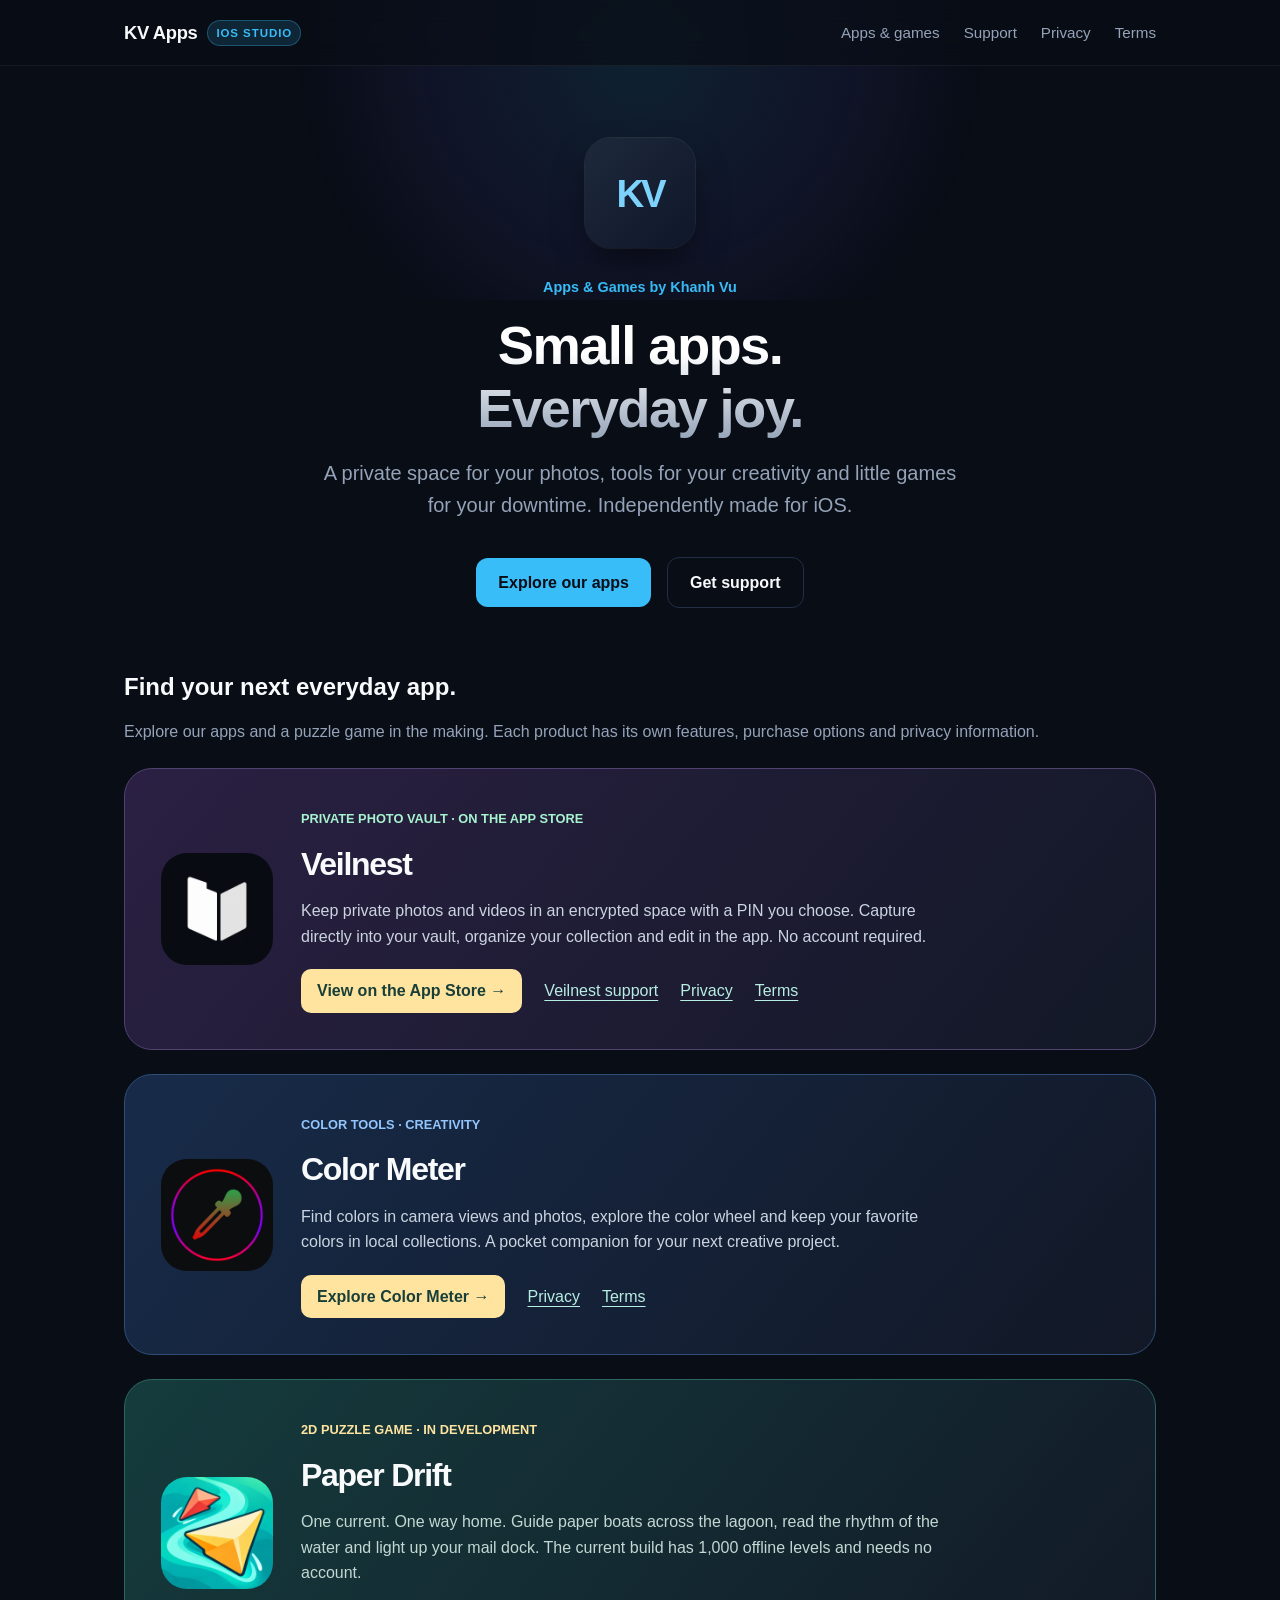
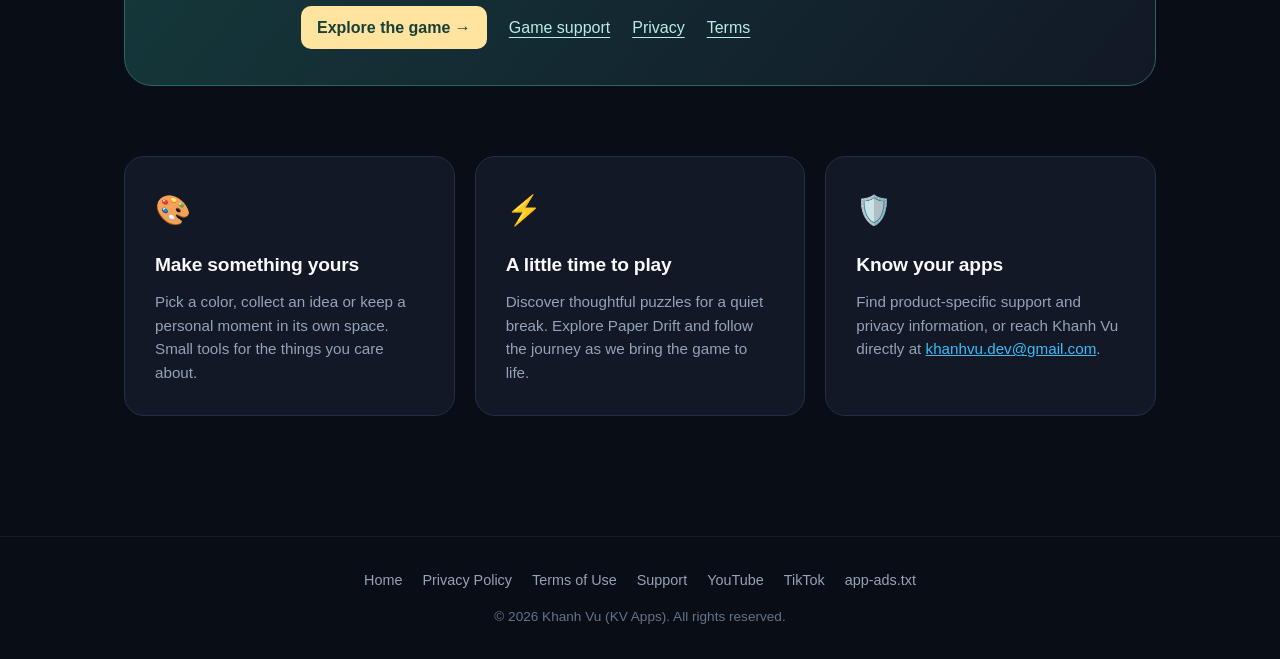
<file: index.html>
<!DOCTYPE html>
<html lang="en">
<head>
    <meta charset="UTF-8">
    <meta name="viewport" content="width=device-width, initial-scale=1.0">
    <title>KV Apps — iOS Apps and Games by Khanh Vu</title>
    <meta name="description" content="Discover KV Apps: Veilnest private photo vault, Color Meter creative tools and Paper Drift offline puzzles. iOS apps and games by Khanh Vu.">
    <link rel="canonical" href="https://khanhvu-ops.github.io/">
    <meta property="og:title" content="KV Apps — Apps &amp; Games by Khanh Vu">
    <meta property="og:description" content="Small apps. Everyday joy. Discover a private photo vault, creative tools and an offline puzzle game.">
    <meta property="og:type" content="website">
    <meta property="og:url" content="https://khanhvu-ops.github.io/">
    <style>
        :root {
            --bg: #090d16;
            --surface: #121826;
            --surface-hover: #182235;
            --surface-border: #232f48;
            --text-primary: #f8fafc;
            --text-secondary: #94a3b8;
            --accent: #38bdf8;
            --accent-glow: rgba(56, 189, 248, 0.15);
            --gradient-accent: linear-gradient(135deg, #38bdf8 0%, #818cf8 100%);
        }

        * {
            box-sizing: border-box;
            margin: 0;
            padding: 0;
            font-family: -apple-system, BlinkMacSystemFont, "SF Pro Display", "SF Pro Text", "Segoe UI", Roboto, sans-serif;
            -webkit-font-smoothing: antialiased;
        }

        body {
            background-color: var(--bg);
            color: var(--text-primary);
            min-height: 100vh;
            display: flex;
            flex-direction: column;
            line-height: 1.6;
        }

        .ambient-glow {
            position: fixed;
            top: -200px;
            left: 50%;
            transform: translateX(-50%);
            width: 700px;
            height: 500px;
            background: radial-gradient(circle, rgba(56, 189, 248, 0.12) 0%, rgba(99, 102, 241, 0.08) 50%, transparent 80%);
            pointer-events: none;
            z-index: 0;
        }

        header {
            position: relative;
            z-index: 10;
            border-bottom: 1px solid rgba(255, 255, 255, 0.06);
            backdrop-filter: blur(12px);
            background: rgba(9, 13, 22, 0.7);
        }

        .nav-container {
            max-width: 1080px;
            margin: 0 auto;
            padding: 18px 24px;
            display: flex;
            align-items: center;
            justify-content: space-between;
        }

        .brand-logo {
            font-weight: 700;
            font-size: 1.15rem;
            color: var(--text-primary);
            text-decoration: none;
            display: flex;
            align-items: center;
            gap: 10px;
            letter-spacing: -0.02em;
        }

        .brand-badge {
            font-size: 0.72rem;
            text-transform: uppercase;
            letter-spacing: 0.08em;
            background: rgba(56, 189, 248, 0.15);
            color: var(--accent);
            padding: 3px 8px;
            border-radius: 999px;
            border: 1px solid rgba(56, 189, 248, 0.3);
            font-weight: 600;
        }

        .nav-links a {
            color: var(--text-secondary);
            text-decoration: none;
            font-size: 0.95rem;
            margin-left: 24px;
            transition: color 0.2s ease;
        }

        .nav-links a:hover {
            color: var(--text-primary);
        }

        main {
            position: relative;
            z-index: 10;
            flex: 1;
            max-width: 1080px;
            margin: 0 auto;
            padding: 60px 24px 80px;
            width: 100%;
        }

        .hero {
            text-align: center;
            padding: 12px 0 60px;
        }

        .studio-mark { font-size: 2.4rem; font-weight: 800; letter-spacing: -0.08em; color: #7dd3fc; }
        .studio-byline { color: var(--accent); font-size: 0.9rem; font-weight: 600; margin-bottom: 16px; }
        .hero-action { display: inline-flex; align-items: center; justify-content: center; min-height: 48px; padding: 12px 22px; border-radius: 12px; text-decoration: none; font-weight: 600; }
        .hero-action.primary { background: var(--accent); color: var(--bg); }
        .hero-action.secondary { color: var(--text-primary); border: 1px solid var(--surface-border); }

        .app-icon-wrapper {
            margin: 0 auto 28px;
            width: 110px;
            height: 110px;
            border-radius: 26px;
            background: linear-gradient(135deg, #1e293b, #0f172a);
            display: flex;
            align-items: center;
            justify-content: center;
            box-shadow: 0 16px 36px -8px rgba(0, 0, 0, 0.6), 0 0 0 1px rgba(255, 255, 255, 0.1);
            position: relative;
            overflow: hidden;
        }

        .app-icon-wrapper svg {
            width: 58px;
            height: 58px;
            fill: url(#iconGradient);
        }

        .hero h1 {
            font-size: clamp(2.4rem, 5vw, 3.4rem);
            font-weight: 800;
            letter-spacing: -0.03em;
            line-height: 1.15;
            margin-bottom: 16px;
            background: linear-gradient(180deg, #ffffff 30%, #94a3b8 100%);
            -webkit-background-clip: text;
            -webkit-text-fill-color: transparent;
        }

        .hero p.tagline {
            font-size: clamp(1.05rem, 2vw, 1.25rem);
            color: var(--text-secondary);
            max-width: 640px;
            margin: 0 auto 36px;
            font-weight: 400;
        }

        .badge-group {
            display: flex;
            justify-content: center;
            align-items: center;
            gap: 16px;
            flex-wrap: wrap;
        }

        .app-store-btn {
            display: inline-block;
            transition: transform 0.2s cubic-bezier(0.34, 1.56, 0.64, 1);
        }

        .app-store-btn:hover {
            transform: scale(1.04);
        }

        .app-store-btn img {
            height: 48px;
            border-radius: 8px;
        }

        .grid-features {
            display: grid;
            grid-template-columns: repeat(auto-fit, minmax(290px, 1fr));
            gap: 20px;
            margin: 70px 0 40px;
        }

        .card {
            background: var(--surface);
            border: 1px solid var(--surface-border);
            border-radius: 20px;
            padding: 30px;
            transition: border-color 0.2s, transform 0.2s;
        }

        .card:hover {
            border-color: rgba(56, 189, 248, 0.4);
            transform: translateY(-2px);
        }

        .card-icon {
            font-size: 1.8rem;
            margin-bottom: 16px;
            display: inline-block;
        }

        .card h3 {
            font-size: 1.2rem;
            font-weight: 600;
            margin-bottom: 10px;
            letter-spacing: -0.01em;
            color: var(--text-primary);
        }

        .card p {
            color: var(--text-secondary);
            font-size: 0.95rem;
            line-height: 1.55;
        }

        footer {
            position: relative;
            z-index: 10;
            border-top: 1px solid rgba(255, 255, 255, 0.06);
            padding: 32px 24px;
            background: var(--bg);
            text-align: center;
        }

        .footer-content {
            max-width: 1080px;
            margin: 0 auto;
            display: flex;
            flex-direction: column;
            align-items: center;
            gap: 14px;
        }

        .footer-links {
            display: flex;
            gap: 20px;
            flex-wrap: wrap;
            justify-content: center;
        }

        .footer-links a {
            color: var(--text-secondary);
            text-decoration: none;
            font-size: 0.9rem;
            transition: color 0.2s;
        }

        .footer-links a:hover {
            color: var(--accent);
        }

        .copyright {
            color: #64748b;
            font-size: 0.85rem;
        }
        body { overflow-wrap: anywhere; }
        a:focus-visible { outline: 2px solid #38bdf8; outline-offset: 4px; }
        .brand-logo { flex-shrink: 0; white-space: nowrap; }
        .nav-links { display: flex; flex-wrap: wrap; gap: 12px 24px; }
        .nav-links a { margin-left: 0; white-space: nowrap; }
        .app-feature { display: grid; grid-template-columns: auto minmax(0, 1fr); gap: 28px; align-items: center; padding: 36px; border: 1px solid #2b6661; border-radius: 28px; background: linear-gradient(130deg, #153c3d, #121826); }
        .app-feature + .app-feature { margin-top: 24px; }
        .app-feature.vault { border-color: #51436f; background: linear-gradient(130deg, #2b2043, #121826); }
        .app-feature.color { border-color: #304d78; background: linear-gradient(130deg, #172b49, #121826); }
        .app-feature img { width: 112px; height: 112px; border-radius: 26px; }
        .app-feature h3 { font-size: 2rem; letter-spacing: -0.04em; margin: 8px 0; }
        .app-feature p { color: #c3d8d3; max-width: 650px; }
        .app-feature.vault p, .app-feature.color p { color: #cbd5e1; }
        .app-status { color: #ffe4a0; font-size: 0.8rem; font-weight: 600; }
        .app-status.available { color: #a7f3d0; }
        .app-status.category { color: #93c5fd; }
        .app-actions { display: flex; gap: 12px 22px; flex-wrap: wrap; margin-top: 20px; }
        .app-actions a { color: #b7eee3; text-underline-offset: 4px; }
        .app-actions .primary-link { color: #183e38; padding: 9px 16px; background: #ffe4a0; border-radius: 10px; text-decoration: none; font-weight: 700; }
        .app-actions a:not(.primary-link) { align-self: center; }
        .section-intro { color: var(--text-secondary); margin: 12px 0 24px; }
        @media (prefers-reduced-motion: reduce) { *, *::before, *::after { transition: none !important; } }
        @media (max-width: 640px) {
            .nav-container { align-items: flex-start; flex-direction: column; gap: 16px; }
            .nav-links { gap: 12px 20px; }
            .app-feature { grid-template-columns: minmax(0, 1fr); padding: 24px; gap: 18px; }
            .app-feature img { width: 88px; height: 88px; border-radius: 22px; }
        }
    </style>
    <link rel="icon" href="assets/kv-apps.svg" type="image/svg+xml">
</head>
<body>
    <div class="ambient-glow"></div>

    <header>
        <div class="nav-container">
            <a href="index.html" class="brand-logo">
                <span>KV Apps</span>
                <span class="brand-badge">iOS Studio</span>
            </a>
            <nav class="nav-links" aria-label="Main navigation">
                <a href="#apps">Apps &amp; games</a>
                <a href="support.html">Support</a>
                <a href="privacy.html">Privacy</a>
                <a href="terms.html">Terms</a>
            </nav>
        </div>
</header>

    <main>
        <section class="hero">
            <div class="app-icon-wrapper" aria-hidden="true"><span class="studio-mark">KV</span></div>

            <p class="studio-byline">Apps &amp; Games by Khanh Vu</p>
            <h1>Small apps.<br>Everyday joy.</h1>
            <p class="tagline">A private space for your photos, tools for your creativity and little games for your downtime. Independently made for iOS.</p>

            <div class="badge-group">
                <a href="#apps" class="hero-action primary">Explore our apps</a>
                <a href="support.html" class="hero-action secondary">Get support</a>
            </div>
        </section>

        <section id="apps" aria-labelledby="apps-title">
            <h2 id="apps-title">Find your next everyday app.</h2>
            <p class="section-intro">Explore our apps and a puzzle game in the making. Each product has its own features, purchase options and privacy information.</p>
            <article class="app-feature vault" id="veilnest" aria-labelledby="veilnest-title">
                <img src="assets/veilnest/icon.png" width="112" height="112" alt="Veilnest app icon" loading="lazy">
                <div>
                    <span class="app-status available">PRIVATE PHOTO VAULT · ON THE APP STORE</span>
                    <h3 id="veilnest-title">Veilnest</h3>
                    <p>Keep private photos and videos in an encrypted space with a PIN you choose. Capture directly into your vault, organize your collection and edit in the app. No account required.</p>
                    <div class="app-actions"><a class="primary-link" href="https://apps.apple.com/app/id6813747332">View on the App Store →</a><a href="support.html#veilnest">Veilnest support</a><a href="privacy.html#veilnest">Privacy</a><a href="terms.html">Terms</a></div>
                </div>
            </article>
            <article class="app-feature color" id="color-meter" aria-labelledby="color-meter-title">
                <img src="assets/color-meter/icon.png" width="112" height="112" alt="Color Meter app icon" loading="lazy">
                <div>
                    <span class="app-status category">COLOR TOOLS · CREATIVITY</span>
                    <h3 id="color-meter-title">Color Meter</h3>
                    <p>Find colors in camera views and photos, explore the color wheel and keep your favorite colors in local collections. A pocket companion for your next creative project.</p>
                    <div class="app-actions"><a class="primary-link" href="support.html#color-meter">Explore Color Meter →</a><a href="privacy.html#color-meter">Privacy</a><a href="terms.html">Terms</a></div>
                </div>
            </article>
            <article class="app-feature" id="paper-drift">
                <img src="assets/paper-drift/icon.png" width="112" height="112" alt="Paper Drift icon: two paper boats on teal water" loading="lazy">
                <div>
                    <span class="app-status">2D PUZZLE GAME · IN DEVELOPMENT</span>
                    <h3>Paper Drift</h3>
                    <p>One current. One way home. Guide paper boats across the lagoon, read the rhythm of the water and light up your mail dock. The current build has 1,000 offline levels and needs no account.</p>
                    <div class="app-actions"><a class="primary-link" href="paper-drift.html">Explore the game →</a><a href="support.html#paper-drift">Game support</a><a href="privacy.html#paper-drift">Privacy</a><a href="terms.html#paper-drift">Terms</a></div>
                </div>
            </article>
        </section>

        <section class="grid-features">
            <div class="card">
                <span class="card-icon">🎨</span>
                <h3>Make something yours</h3>
                <p>Pick a color, collect an idea or keep a personal moment in its own space. Small tools for the things you care about.</p>
            </div>

            <div class="card">
                <span class="card-icon">⚡</span>
                <h3>A little time to play</h3>
                <p>Discover thoughtful puzzles for a quiet break. Explore Paper Drift and follow the journey as we bring the game to life.</p>
            </div>

            <div class="card">
                <span class="card-icon">🛡️</span>
                <h3>Know your apps</h3>
                <p>Find product-specific support and privacy information, or reach Khanh Vu directly at <a href="mailto:khanhvu.dev@gmail.com" style="color: var(--accent);">khanhvu.dev@gmail.com</a>.</p>
            </div>
        </section>
    </main>

    <footer>
        <div class="footer-content">
            <div class="footer-links">
                <a href="index.html">Home</a>
                <a href="privacy.html">Privacy Policy</a>
                <a href="terms.html">Terms of Use</a>
                <a href="support.html">Support</a>
                <a href="https://www.youtube.com/@khanhvuapps">YouTube</a>
                <a href="https://www.tiktok.com/@khanhvuapps">TikTok</a>
                <a href="app-ads.txt">app-ads.txt</a>
            </div>
            <p class="copyright">© 2026 Khanh Vu (KV Apps). All rights reserved.</p>
        </div>
    </footer>
</body>
</html>
</file>
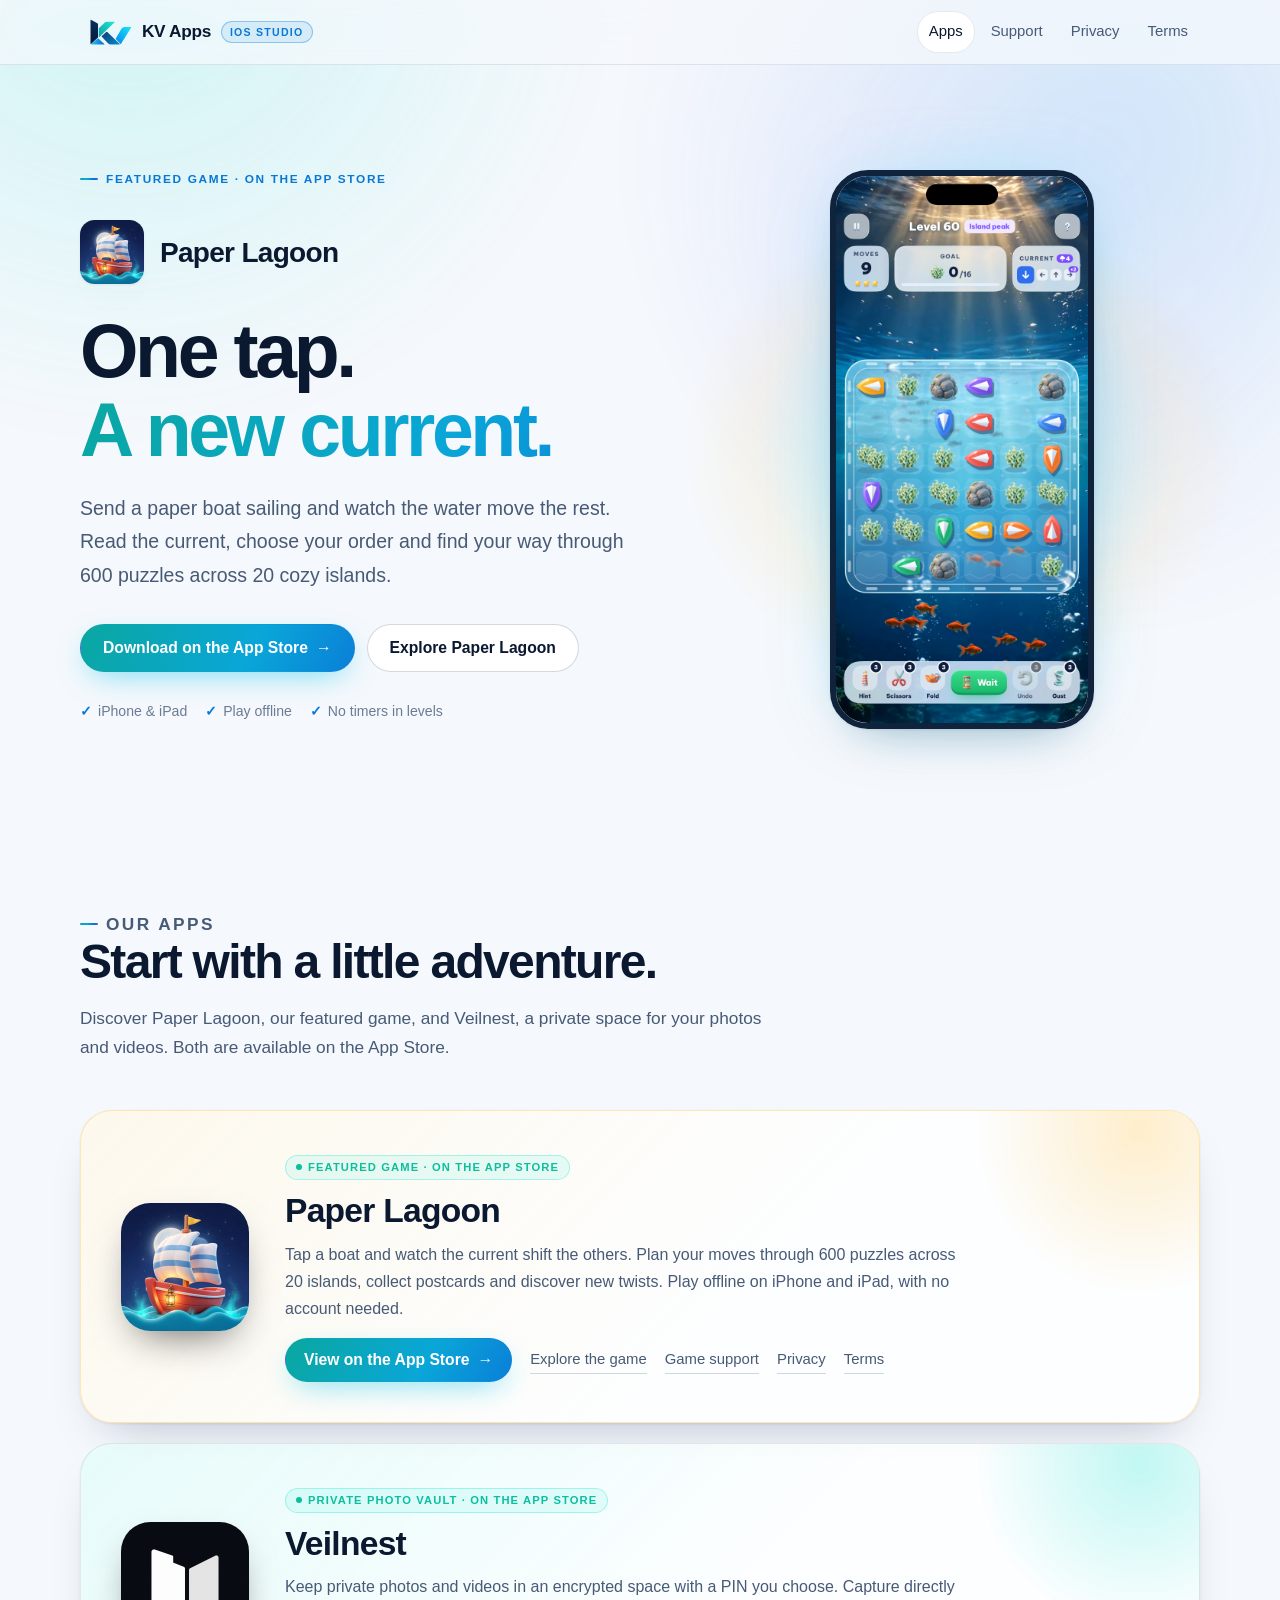
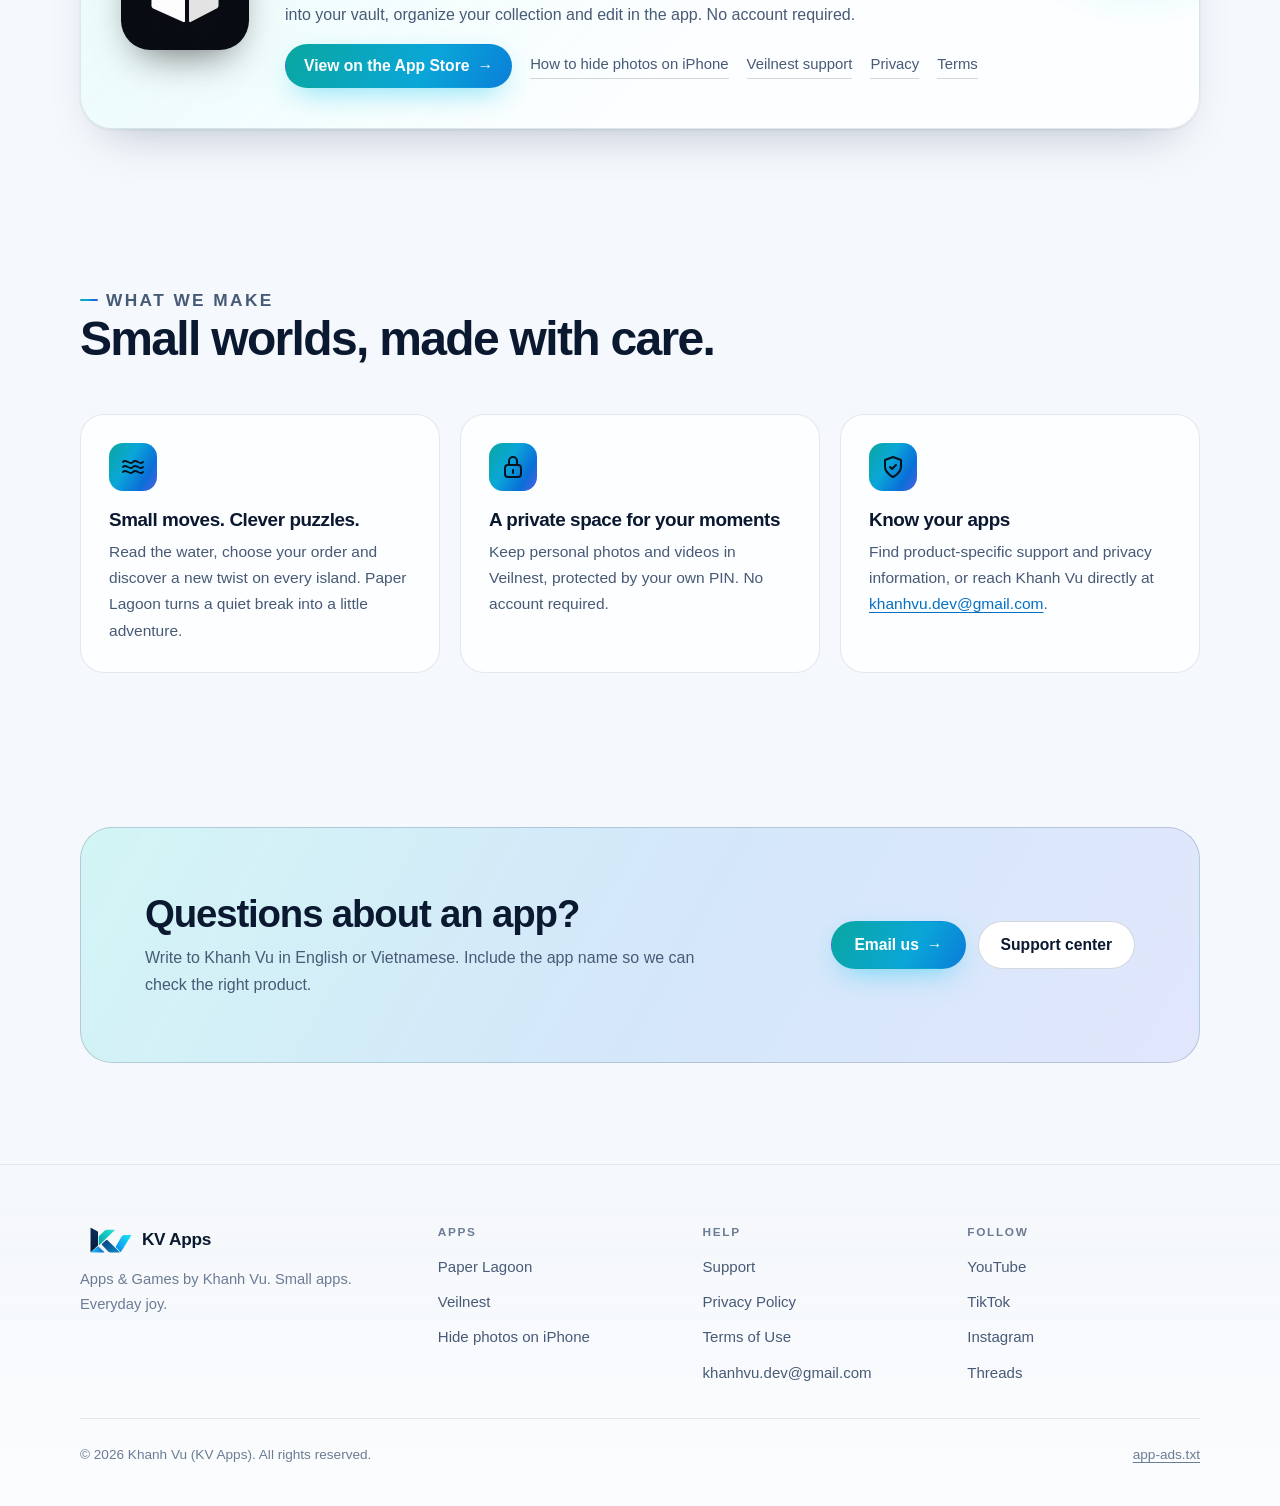
<file: website/index.html>
<!DOCTYPE html>
<html lang="en">
<head>
    <meta charset="UTF-8">
    <meta name="viewport" content="width=device-width, initial-scale=1.0">
    <title>Paper Lagoon — Boat Escape Logic Puzzle | KV Apps</title>
    <meta name="description" content="Meet Paper Lagoon, an offline boat escape logic puzzle with 600 levels across 20 islands. Available on the App Store for iPhone and iPad. Independently made by KV Apps.">
    <meta property="og:image" content="https://khanhvu-ops.github.io/assets/paper-drift/icon-1.3.png">
    <meta property="og:image:width" content="256">
    <meta property="og:image:height" content="256">
    <meta property="og:image:alt" content="Paper Lagoon — boat escape logic puzzle for iPhone and iPad">
    <meta name="twitter:card" content="summary">
    <link rel="canonical" href="https://khanhvu-ops.github.io/">
    <meta property="og:title" content="Paper Lagoon — One tap. A new current. | KV Apps">
    <meta property="og:description" content="Tap a boat, read the current and explore 600 puzzles across 20 islands. Play Paper Lagoon on iPhone and iPad.">
    <meta property="og:type" content="website">
    <meta property="og:url" content="https://khanhvu-ops.github.io/">
    <meta name="theme-color" content="#040915" media="(prefers-color-scheme: dark)">
    <meta name="theme-color" content="#f5f8fc" media="(prefers-color-scheme: light)">
    <link rel="stylesheet" href="assets/site.css?v=20261117-featured">
    <link rel="icon" href="assets/kv-apps.svg" type="image/svg+xml">
    <link rel="apple-touch-icon" href="assets/kv-apps-avatar.png">
</head>
<body>
    <a class="skip" href="#main">Skip to content</a>
    <div class="aurora" aria-hidden="true"></div>
    <header class="site-header">
        <div class="wrap">
            <a class="brand" href="index.html" aria-label="KV Apps home">
                <picture><source srcset="assets/kv-mark-on-light.svg" media="(prefers-color-scheme: light)"><img src="assets/kv-mark.svg" width="42" height="26" alt=""></picture>
                <span>KV Apps</span><small>iOS Studio</small>
            </a>
            <nav class="site-nav" aria-label="Main navigation"><a href="index.html#apps" aria-current="page">Apps</a><a href="support.html">Support</a><a href="privacy.html">Privacy</a><a href="terms.html">Terms</a></nav>
        </div>
    </header>

    <main id="main">
        <section class="hero featured-game" aria-labelledby="featured-title">
            <div class="wrap">
                <div>
                    <p class="eyebrow rise" style="--i:0">Featured game · On the App Store</p>
                    <div class="featured-brand rise" style="--i:1"><img src="assets/paper-drift/icon-1.3.png" width="64" height="64" alt=""><span>Paper Lagoon</span></div>
                    <h1 id="featured-title" class="rise" style="--i:2">One tap.<br><span class="gradient-text">A new current.</span></h1>
                    <p class="lede rise" style="--i:3">Send a paper boat sailing and watch the water move the rest. Read the current, choose your order and find your way through 600 puzzles across 20 cozy islands.</p>
                    <div class="actions rise" style="--i:4">
                        <a href="https://apps.apple.com/app/id6820811705" class="btn btn-primary">Download on the App Store <span class="arrow" aria-hidden="true">→</span></a>
                        <a href="paper-drift.html" class="btn">Explore Paper Lagoon</a>
                    </div>
                    <p class="meta rise" style="--i:5"><span>iPhone &amp; iPad</span><span>Play offline</span><span>No timers in levels</span></p>
                </div>
                <div class="featured-preview rise" style="--i:2">
                    <img src="assets/paper-drift/gameplay-1.3.webp" width="1320" height="2868" alt="Paper Lagoon gameplay: colorful boats, changing currents and an island peak puzzle" fetchpriority="high">
                </div>
            </div>
        </section>

        <section class="section" id="apps" aria-labelledby="apps-title">
            <div class="wrap">
                <div class="section-head reveal">
                    <p class="eyebrow">Our apps</p>
                    <h2 id="apps-title">Start with a little adventure.</h2>
                    <p>Discover Paper Lagoon, our featured game, and Veilnest, a private space for your photos and videos. Both are available on the App Store.</p>
                </div>
                <div class="apps">
                    <article class="app-card paper-drift featured reveal" id="paper-drift" aria-labelledby="paper-drift-title">
                        <img class="icon" src="assets/paper-drift/icon-1.3.png" width="128" height="128" alt="Paper Lagoon icon: a red sailboat with a glowing lantern" loading="lazy">
                        <div>
                            <span class="chip live">Featured game · On the App Store</span>
                            <h3 id="paper-drift-title">Paper Lagoon</h3>
                            <p>Tap a boat and watch the current shift the others. Plan your moves through 600 puzzles across 20 islands, collect postcards and discover new twists. Play offline on iPhone and iPad, with no account needed.</p>
                            <div class="links"><a class="btn btn-primary" href="https://apps.apple.com/app/id6820811705">View on the App Store <span class="arrow" aria-hidden="true">→</span></a><a href="paper-drift.html">Explore the game</a><a href="support.html#paper-drift">Game support</a><a href="privacy.html#paper-drift">Privacy</a><a href="terms.html#paper-drift">Terms</a></div>
                        </div>
                    </article>
                    <article class="app-card veilnest reveal" id="veilnest" aria-labelledby="veilnest-title">
                        <img class="icon" src="assets/veilnest/icon.png" width="128" height="128" alt="Veilnest app icon" loading="lazy">
                        <div>
                            <span class="chip live">Private photo vault · On the App Store</span>
                            <h3 id="veilnest-title">Veilnest</h3>
                            <p>Keep private photos and videos in an encrypted space with a PIN you choose. Capture directly into your vault, organize your collection and edit in the app. No account required.</p>
                            <div class="links"><a class="btn btn-primary" href="https://apps.apple.com/app/id6813747332">View on the App Store <span class="arrow" aria-hidden="true">→</span></a><a href="how-to-hide-photos-iphone.html">How to hide photos on iPhone</a><a href="support.html#veilnest">Veilnest support</a><a href="privacy.html#veilnest">Privacy</a><a href="terms.html">Terms</a></div>
                        </div>
                    </article>
                </div>
            </div>
        </section>

        <section class="section" aria-labelledby="pillars-title">
            <div class="wrap">
                <div class="section-head reveal">
                    <p class="eyebrow">What we make</p>
                    <h2 id="pillars-title">Small worlds, made with care.</h2>
                </div>
                <div class="pillars">
                    <div class="pillar reveal">
                        <span class="glyph"><svg viewBox="0 0 24 24" fill="none" stroke="currentColor" stroke-width="2" stroke-linecap="round" stroke-linejoin="round" aria-hidden="true"><path d="M2 7c3-4 7 4 10 0s7 4 10 0M2 12c3-4 7 4 10 0s7 4 10 0M2 17c3-4 7 4 10 0s7 4 10 0"/></svg></span>
                        <h3>Small moves. Clever puzzles.</h3>
                        <p>Read the water, choose your order and discover a new twist on every island. Paper Lagoon turns a quiet break into a little adventure.</p>
                    </div>
                    <div class="pillar reveal">
                        <span class="glyph"><svg viewBox="0 0 24 24" fill="none" stroke="currentColor" stroke-width="2" stroke-linecap="round" stroke-linejoin="round" aria-hidden="true"><rect x="4" y="10" width="16" height="12" rx="3"/><path d="M8 10V6a4 4 0 0 1 8 0v4M12 15v3"/></svg></span>
                        <h3>A private space for your moments</h3>
                        <p>Keep personal photos and videos in Veilnest, protected by your own PIN. No account required.</p>
                    </div>
                    <div class="pillar reveal">
                        <span class="glyph"><svg viewBox="0 0 24 24" fill="none" stroke="currentColor" stroke-width="2" stroke-linecap="round" stroke-linejoin="round" aria-hidden="true"><path d="M12 22s8-4 8-10V5l-8-3-8 3v7c0 6 8 10 8 10z"/><path d="m9 12 2 2 4-4"/></svg></span>
                        <h3>Know your apps</h3>
                        <p>Find product-specific support and privacy information, or reach Khanh Vu directly at <a href="mailto:khanhvu.dev@gmail.com">khanhvu.dev@gmail.com</a>.</p>
                    </div>
                </div>
            </div>
        </section>

        <section class="section" aria-labelledby="contact-title">
            <div class="wrap">
                <div class="cta-band reveal">
                    <div>
                        <h2 id="contact-title">Questions about an app?</h2>
                        <p>Write to Khanh Vu in English or Vietnamese. Include the app name so we can check the right product.</p>
                    </div>
                    <div class="actions" style="display:flex;flex-wrap:wrap;gap:12px">
                        <a class="btn btn-primary" href="mailto:khanhvu.dev@gmail.com?subject=KV%20Apps">Email us <span class="arrow" aria-hidden="true">→</span></a>
                        <a class="btn" href="support.html">Support center</a>
                    </div>
                </div>
            </div>
        </section>
    </main>

    <footer class="site-footer">
        <div class="wrap">
            <div class="about">
                <a class="brand" href="index.html"><picture><source srcset="assets/kv-mark-on-light.svg" media="(prefers-color-scheme: light)"><img src="assets/kv-mark.svg" width="42" height="26" alt=""></picture><span>KV Apps</span></a>
                <p>Apps &amp; Games by Khanh Vu. Small apps. Everyday joy.</p>
            </div>
            <div>
                <h2>Apps</h2>
                <ul>
                    <li><a href="paper-drift.html">Paper Lagoon</a></li>
                    <li><a href="https://apps.apple.com/app/id6813747332">Veilnest</a></li>
                    <li><a href="how-to-hide-photos-iphone.html">Hide photos on iPhone</a></li>
                </ul>
            </div>
            <div>
                <h2>Help</h2>
                <ul>
                    <li><a href="support.html">Support</a></li>
                    <li><a href="privacy.html">Privacy Policy</a></li>
                    <li><a href="terms.html">Terms of Use</a></li>
                    <li><a href="mailto:khanhvu.dev@gmail.com">khanhvu.dev@gmail.com</a></li>
                </ul>
            </div>
            <div>
                <h2>Follow</h2>
                <ul>
                    <li><a href="https://www.youtube.com/@khanhvuapps">YouTube</a></li>
                    <li><a href="https://www.tiktok.com/@khanhvuapps">TikTok</a></li>
                    <li><a href="https://www.instagram.com/khanhvuapps/">Instagram</a></li>
                    <li><a href="https://www.threads.com/@khanhvuapps">Threads</a></li>
                </ul>
            </div>
            <div class="legal"><span>© 2026 Khanh Vu (KV Apps). All rights reserved.</span><a href="app-ads.txt">app-ads.txt</a></div>
        </div>
    </footer>
</body>
</html>
</file>
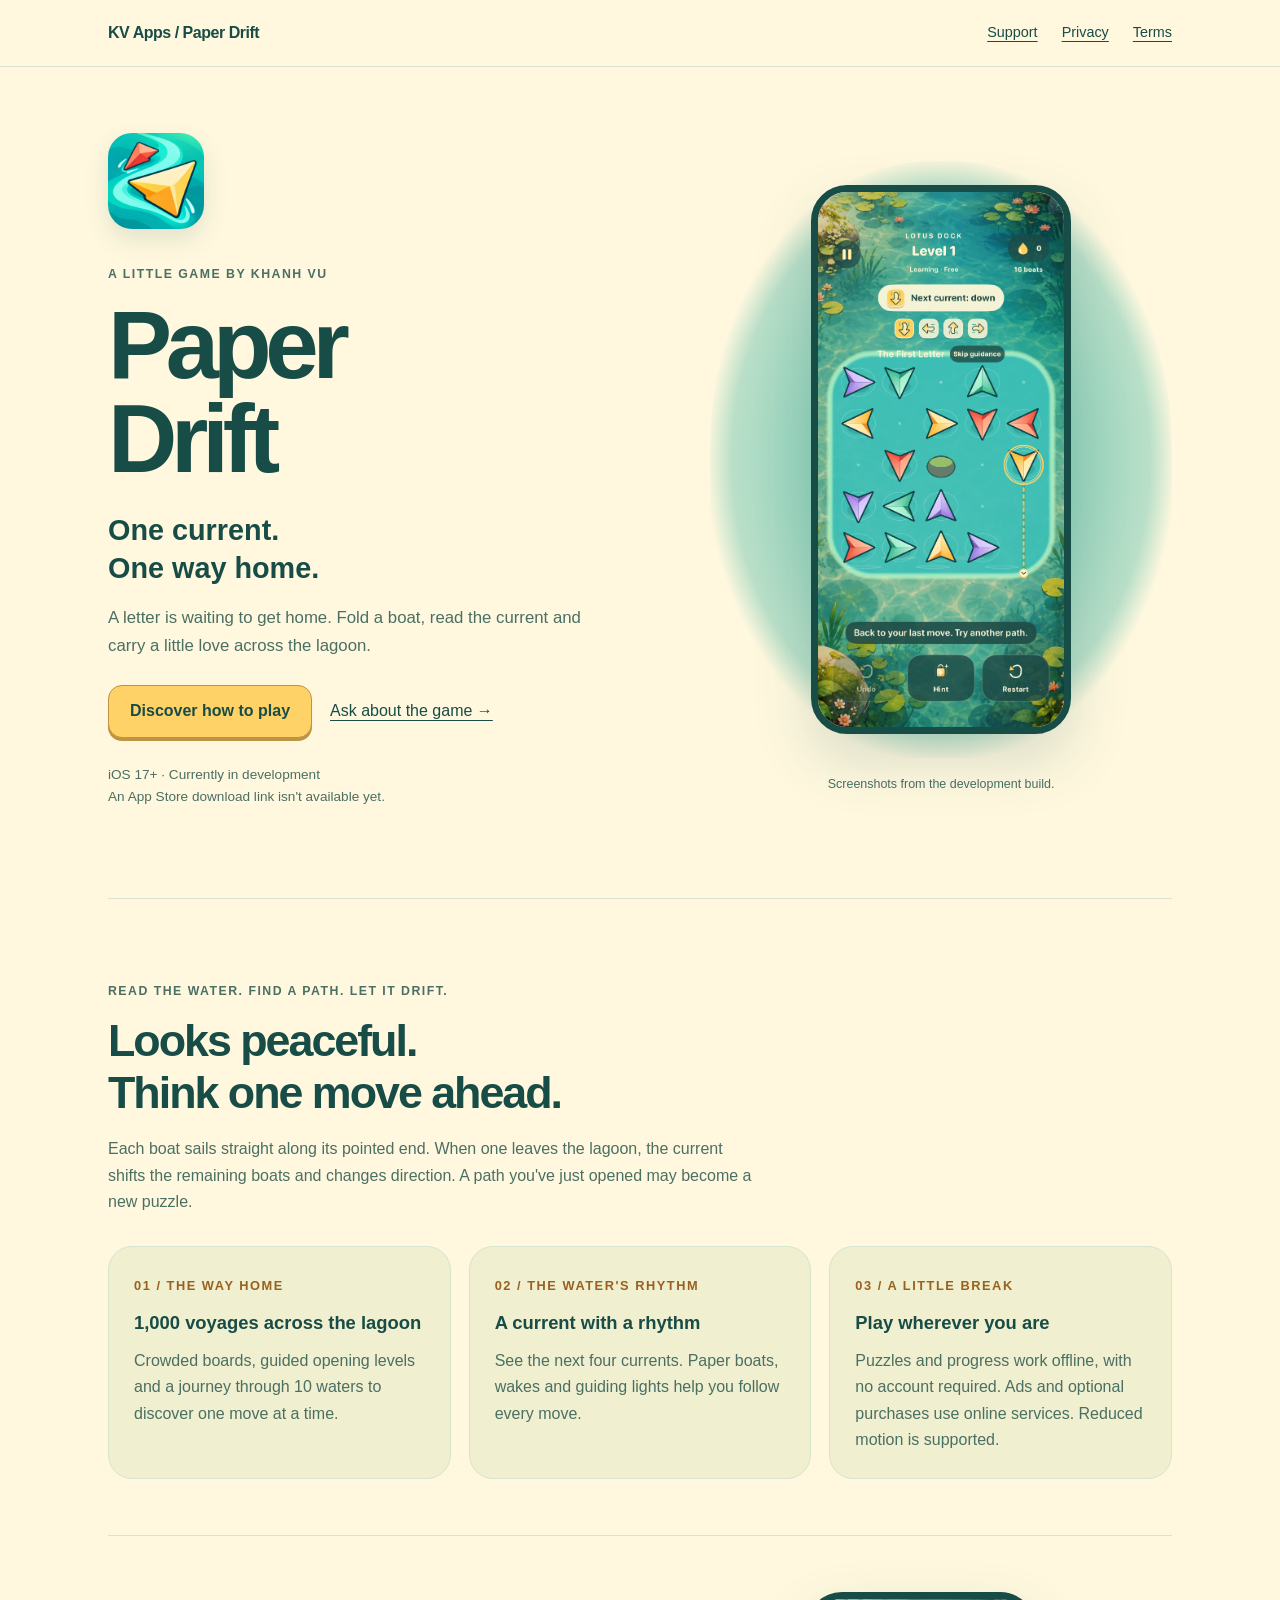
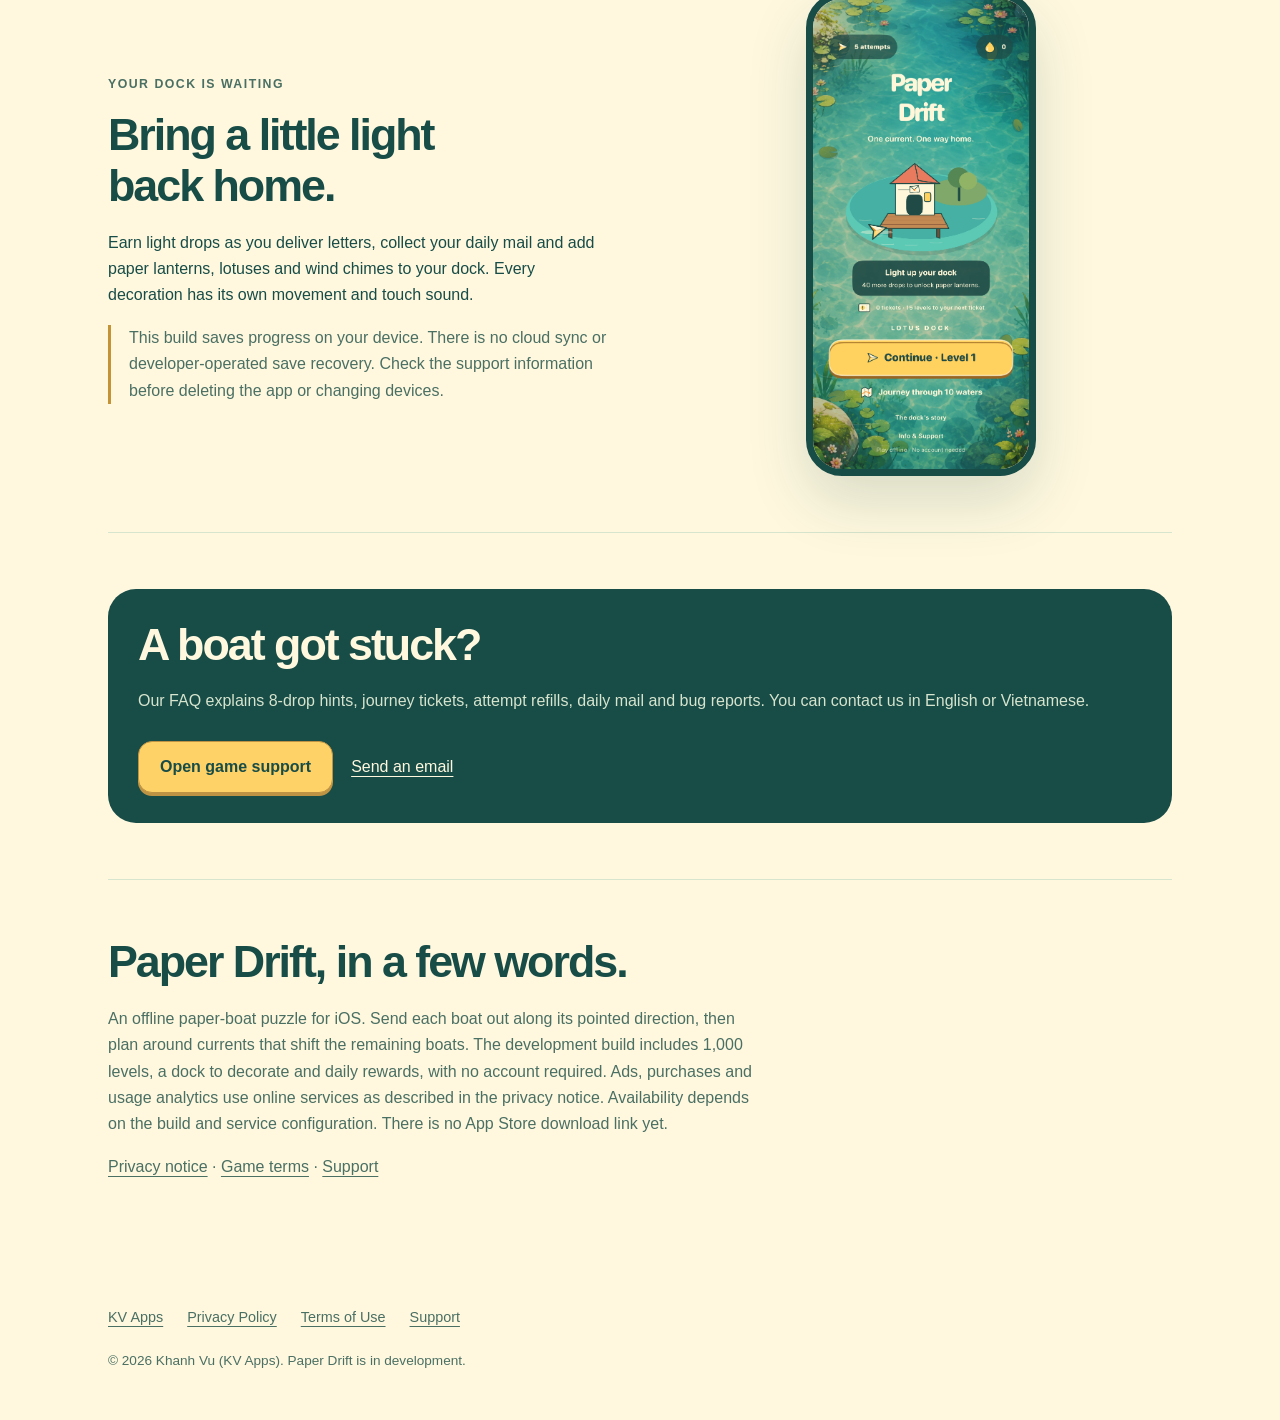
<file: paper-drift.html>
<!DOCTYPE html>
<html lang="en">
<head>
    <meta charset="UTF-8">
    <meta name="viewport" content="width=device-width, initial-scale=1.0">
    <title>Paper Drift — One current. One way home.</title>
    <meta name="description" content="Paper Drift is a 2D paper-boat puzzle for iOS: 1,000 offline levels, changing currents and a mail dock to light up. In development by Khanh Vu, KV Apps.">
    <link rel="canonical" href="https://khanhvu-ops.github.io/paper-drift.html">
    <meta property="og:title" content="Paper Drift — Một dòng nước. Một lối về bến.">
    <meta property="og:description" content="Game puzzle thuyền giấy cho iOS, đang phát triển bởi KV Apps.">
    <meta property="og:type" content="website">
    <meta property="og:url" content="https://khanhvu-ops.github.io/paper-drift.html">
    <meta property="og:image" content="https://khanhvu-ops.github.io/assets/paper-drift/icon.png">
    <meta name="theme-color" content="#174c47">
    <style>
        :root { --ink: #174c47; --muted: #4a6f63; --paper: #fff8df; --gold: #ffd267; --line: #d7e4ce; }
        * { box-sizing: border-box; }
        body { margin: 0; color: var(--ink); background: var(--paper); font-family: -apple-system, BlinkMacSystemFont, 'Segoe UI', sans-serif; line-height: 1.65; overflow-wrap: anywhere; }
        a { color: inherit; text-underline-offset: 4px; }
        a:focus-visible { outline: 3px solid #ba6824; outline-offset: 5px; border-radius: 4px; }
        .skip { position: absolute; top: -100px; padding: 12px; background: var(--paper); z-index: 2; }
        .skip:focus { top: 8px; }
        header { border-bottom: 1px solid var(--line); }
        .nav { max-width: 1120px; margin: auto; padding: 20px 28px; display: flex; align-items: center; justify-content: space-between; gap: 20px; flex-wrap: wrap; }
        .brand { text-decoration: none; font-weight: 800; letter-spacing: -0.03em; }
        nav { display: flex; flex-wrap: wrap; gap: 12px 24px; font-size: 0.9rem; }
        main { max-width: 1120px; margin: auto; padding: 0 28px; }
        .hero { display: grid; grid-template-columns: minmax(0, 1.2fr) minmax(0, 1fr); align-items: center; gap: 48px; padding: 66px 0 76px; }
        .icon { width: 96px; height: 96px; border-radius: 24px; box-shadow: 0 10px 24px #174c4720; }
        .eyebrow { margin: 26px 0 14px; font-size: 0.77rem; font-weight: 800; letter-spacing: 0.12em; text-transform: uppercase; color: var(--muted); }
        h1 { margin: 0; font-size: clamp(3.5rem, 7.5vw, 6.2rem); line-height: 0.98; letter-spacing: -0.065em; }
        .tagline { font-size: clamp(1.35rem, 2.5vw, 1.8rem); font-weight: 700; line-height: 1.3; margin: 26px 0 16px; max-width: 430px; }
        .intro { max-width: 475px; color: var(--muted); font-size: 1.05rem; }
        .actions { display: flex; align-items: center; gap: 18px; flex-wrap: wrap; margin: 26px 0; }
        .button { display: inline-block; text-decoration: none; background: var(--gold); padding: 12px 21px; border-radius: 14px; font-weight: 800; border: 1px solid #be9444; box-shadow: 0 3px 0 #be9444; }
        .status { font-size: 0.85rem; color: var(--muted); }
        .phone-stage { position: relative; display: grid; place-items: center; padding: 24px; border-radius: 48% 48% 38% 38%; background: radial-gradient(ellipse, #59c0ac 0%, #b9dfc8 64%, #fff8df 72%); }
        .phone { display: block; width: min(100%, 260px); height: auto; border: 7px solid #174c47; border-radius: 36px; box-shadow: 0 25px 60px #174c472a; }
        .preview-note { text-align: center; font-size: 0.78rem; color: var(--muted); margin: 16px 0 0; }
        .chapter { padding: 56px 0; border-top: 1px solid var(--line); }
        h2 { font-size: clamp(1.8rem, 3.6vw, 2.8rem); letter-spacing: -0.045em; line-height: 1.15; margin: 0 0 18px; }
        .chapter > p { color: var(--muted); max-width: 650px; }
        .features { display: grid; grid-template-columns: repeat(3, minmax(0, 1fr)); gap: 18px; margin-top: 30px; }
        .feature { padding: 25px; background: #f0efcf; border: 1px solid var(--line); border-radius: 24px; }
        .number { color: #986120; font-size: 0.8rem; font-weight: 800; letter-spacing: 0.12em; }
        h3 { margin: 12px 0; font-size: 1.15rem; line-height: 1.4; }
        .feature p { margin: 0; color: var(--muted); }
        .dock { display: grid; grid-template-columns: minmax(0, 1fr) minmax(0, 1fr); align-items: center; gap: 60px; }
        .dock .phone { width: min(100%, 230px); margin: auto; }
        .note { border-left: 3px solid #c39335; padding-left: 18px; color: var(--muted); }
        .help { padding: 30px; background: var(--ink); color: var(--paper); border-radius: 28px; }
        .help p { color: #d7e4ce; }
        .help .actions { margin-bottom: 0; }
        .help .button { color: var(--ink); }
        footer { max-width: 1120px; margin: auto; padding: 34px 28px; font-size: 0.85rem; color: var(--muted); }
        footer nav { margin: 20px 0; }
        @media (max-width: 720px) { .hero, .dock { grid-template-columns: minmax(0, 1fr); gap: 32px; } .hero { padding: 40px 0; } .hero-preview { max-width: 380px; justify-self: center; width: 100%; } .features { grid-template-columns: minmax(0, 1fr); } .chapter { padding: 40px 0; } .dock .phone { width: 210px; } main, .nav, footer { padding-left: 22px; padding-right: 22px; } }
    </style>
    <link rel="icon" href="assets/paper-drift/icon.png" type="image/png">
</head>
<body>
    <a class="skip" href="#main">Skip to content</a>
    <header><div class="nav"><a class="brand" href="index.html">KV Apps / Paper Drift</a><nav aria-label="Paper Drift navigation"><a href="support.html#paper-drift">Support</a><a href="privacy.html#paper-drift">Privacy</a><a href="terms.html#paper-drift">Terms</a></nav></div>
</header>
    <main id="main">
        <section class="hero" aria-labelledby="game-title">
            <div>
                <img class="icon" src="assets/paper-drift/icon.png" width="96" height="96" alt="Paper Drift icon: golden and coral paper boats on the water">
                <p class="eyebrow">A little game by Khanh Vu</p>
                <h1 id="game-title">Paper<br>Drift</h1>
                <p class="tagline">One current.<br>One way home.</p>
                <p class="intro">A letter is waiting to get home. Fold a boat, read the current and carry a little love across the lagoon.</p>
                <div class="actions"><a class="button" href="#how-to-play">Discover how to play</a><a href="support.html#paper-drift">Ask about the game →</a></div>
                <p class="status">iOS 17+ · Currently in development<br>An App Store download link isn't available yet.</p>
            </div>
            <div class="hero-preview"><div class="phone-stage"><img class="phone" src="assets/paper-drift/gameplay.png" width="1206" height="2622" alt="Paper Drift puzzle with colorful paper boats and four upcoming current directions"></div><p class="preview-note">Screenshots from the development build.</p></div>
        </section>
        <section class="chapter" id="how-to-play" aria-labelledby="play-title">
            <p class="eyebrow">Read the water. Find a path. Let it drift.</p>
            <h2 id="play-title">Looks peaceful.<br>Think one move ahead.</h2>
            <p>Each boat sails straight along its pointed end. When one leaves the lagoon, the current shifts the remaining boats and changes direction. A path you've just opened may become a new puzzle.</p>
            <div class="features">
                <article class="feature"><span class="number">01 / THE WAY HOME</span><h3>1,000 voyages across the lagoon</h3><p>Crowded boards, guided opening levels and a journey through 10 waters to discover one move at a time.</p></article>
                <article class="feature"><span class="number">02 / THE WATER'S RHYTHM</span><h3>A current with a rhythm</h3><p>See the next four currents. Paper boats, wakes and guiding lights help you follow every move.</p></article>
                <article class="feature"><span class="number">03 / A LITTLE BREAK</span><h3>Play wherever you are</h3><p>Puzzles and progress work offline, with no account required. Ads and optional purchases use online services. Reduced motion is supported.</p></article>
            </div>
        </section>
        <section class="chapter dock" aria-labelledby="dock-title">
            <div><p class="eyebrow">Your dock is waiting</p><h2 id="dock-title">Bring a little light<br>back home.</h2><p>Earn light drops as you deliver letters, collect your daily mail and add paper lanterns, lotuses and wind chimes to your dock. Every decoration has its own movement and touch sound.</p><p class="note">This build saves progress on your device. There is no cloud sync or developer-operated save recovery. Check the support information before deleting the app or changing devices.</p></div>
            <div><img class="phone" src="assets/paper-drift/home.png" width="1206" height="2622" loading="lazy" alt="Paper Drift mail dock, lanterns and daily rewards on teal water"></div>
        </section>
        <section class="chapter" aria-labelledby="help-title"><div class="help"><h2 id="help-title">A boat got stuck?</h2><p>Our FAQ explains 8-drop hints, journey tickets, attempt refills, daily mail and bug reports. You can contact us in English or Vietnamese.</p><div class="actions"><a class="button" href="support.html#paper-drift">Open game support</a><a href="mailto:khanhvu.dev@gmail.com?subject=Paper%20Drift%20Support">Send an email</a></div></div></section>
        <section class="chapter" aria-labelledby="english-title"><h2 id="english-title">Paper Drift, in a few words.</h2><p>An offline paper-boat puzzle for iOS. Send each boat out along its pointed direction, then plan around currents that shift the remaining boats. The development build includes 1,000 levels, a dock to decorate and daily rewards, with no account required. Ads, purchases and usage analytics use online services as described in the privacy notice. Availability depends on the build and service configuration. There is no App Store download link yet.</p><p><a href="privacy.html#paper-drift">Privacy notice</a> · <a href="terms.html#paper-drift">Game terms</a> · <a href="support.html#paper-drift">Support</a></p></section>
    </main>
    <footer><nav aria-label="Footer links"><a href="index.html">KV Apps</a><a href="privacy.html#paper-drift">Privacy Policy</a><a href="terms.html#paper-drift">Terms of Use</a><a href="support.html#paper-drift">Support</a></nav><p>© 2026 Khanh Vu (KV Apps). Paper Drift is in development.</p></footer>
</body>
</html>
</file>
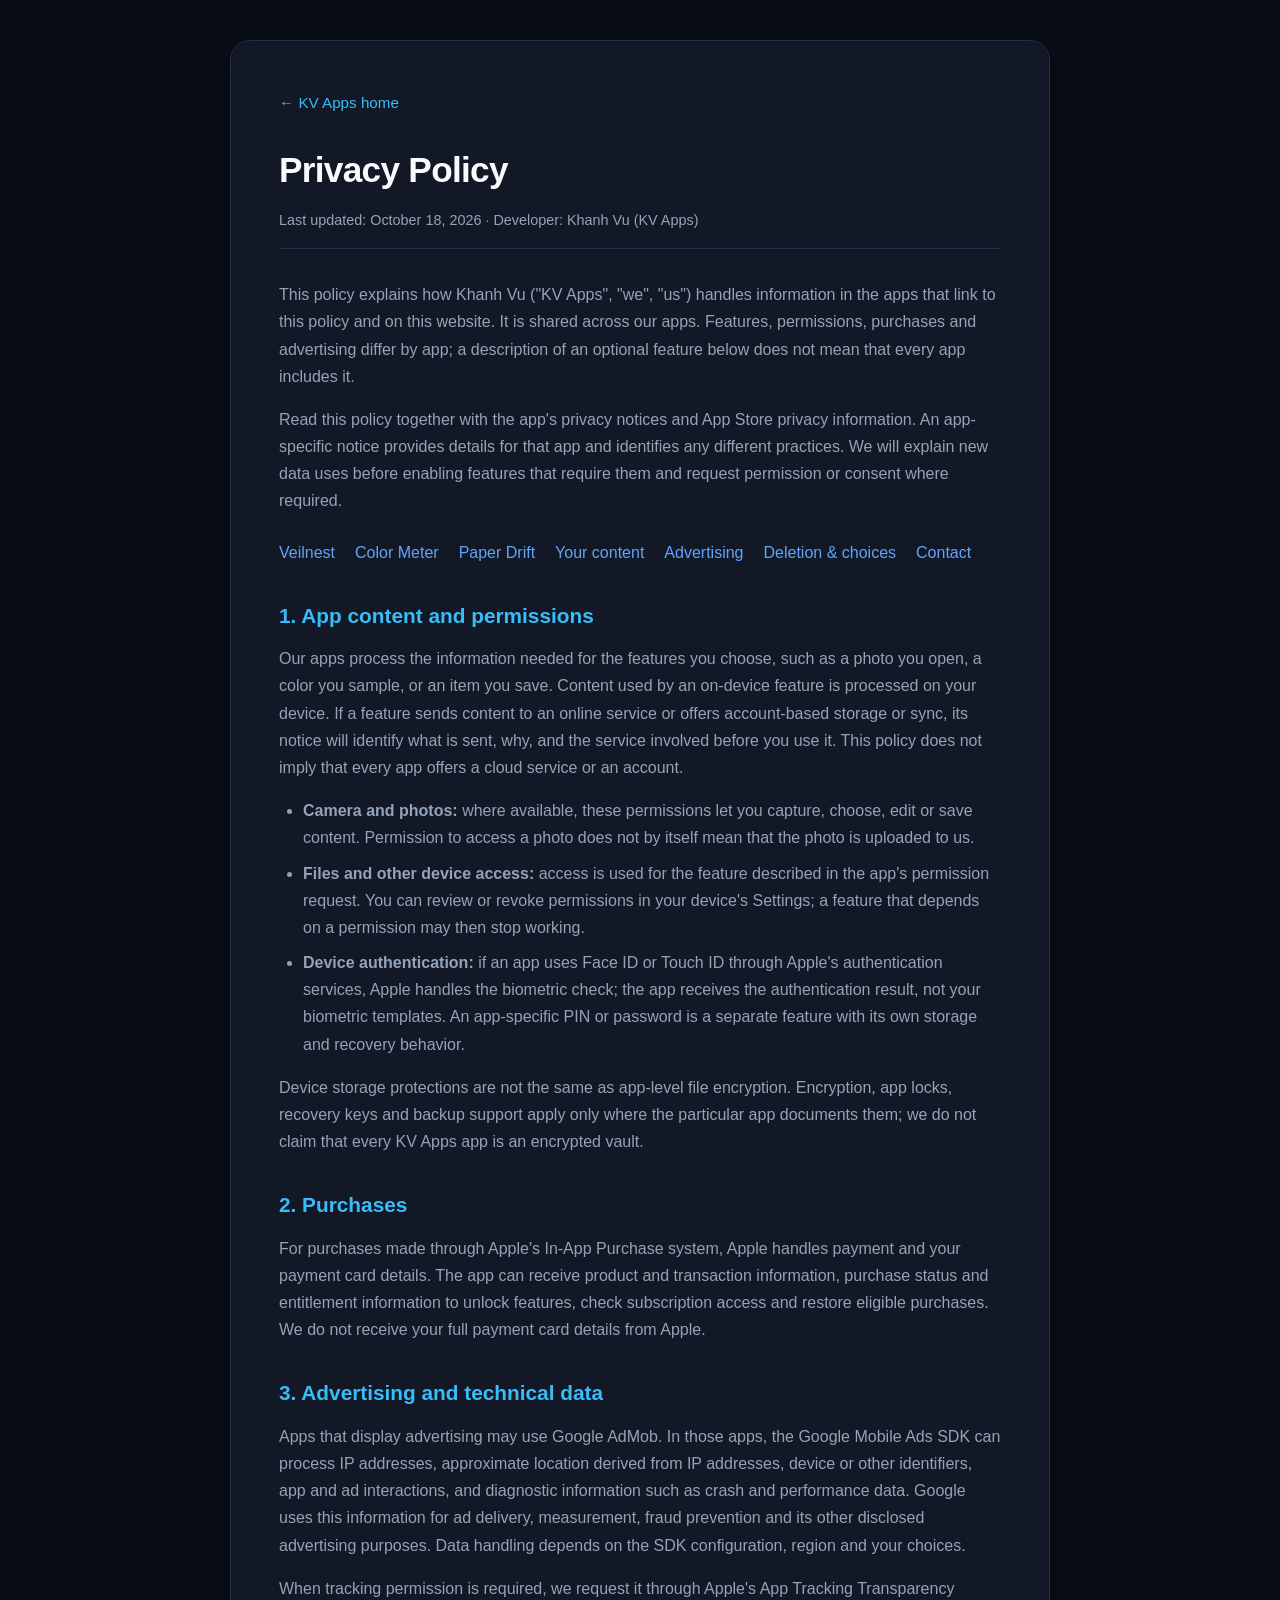
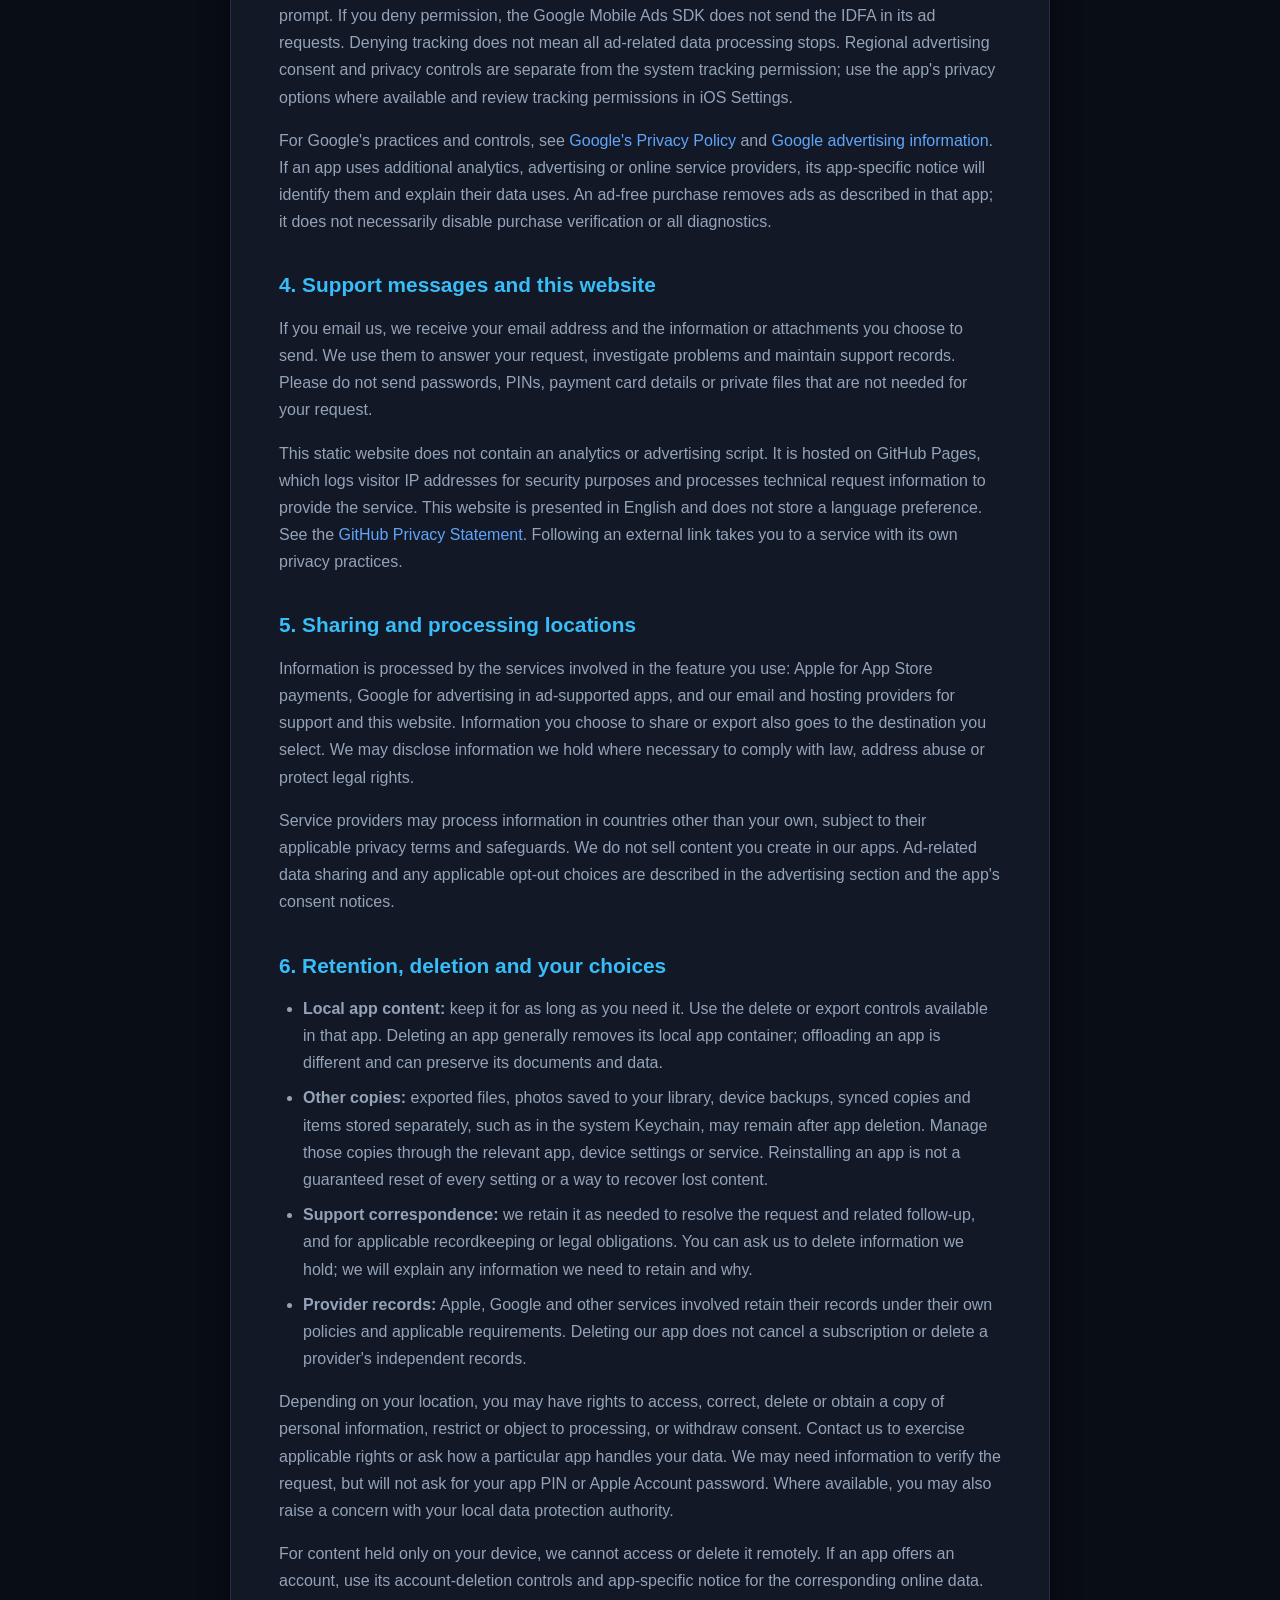
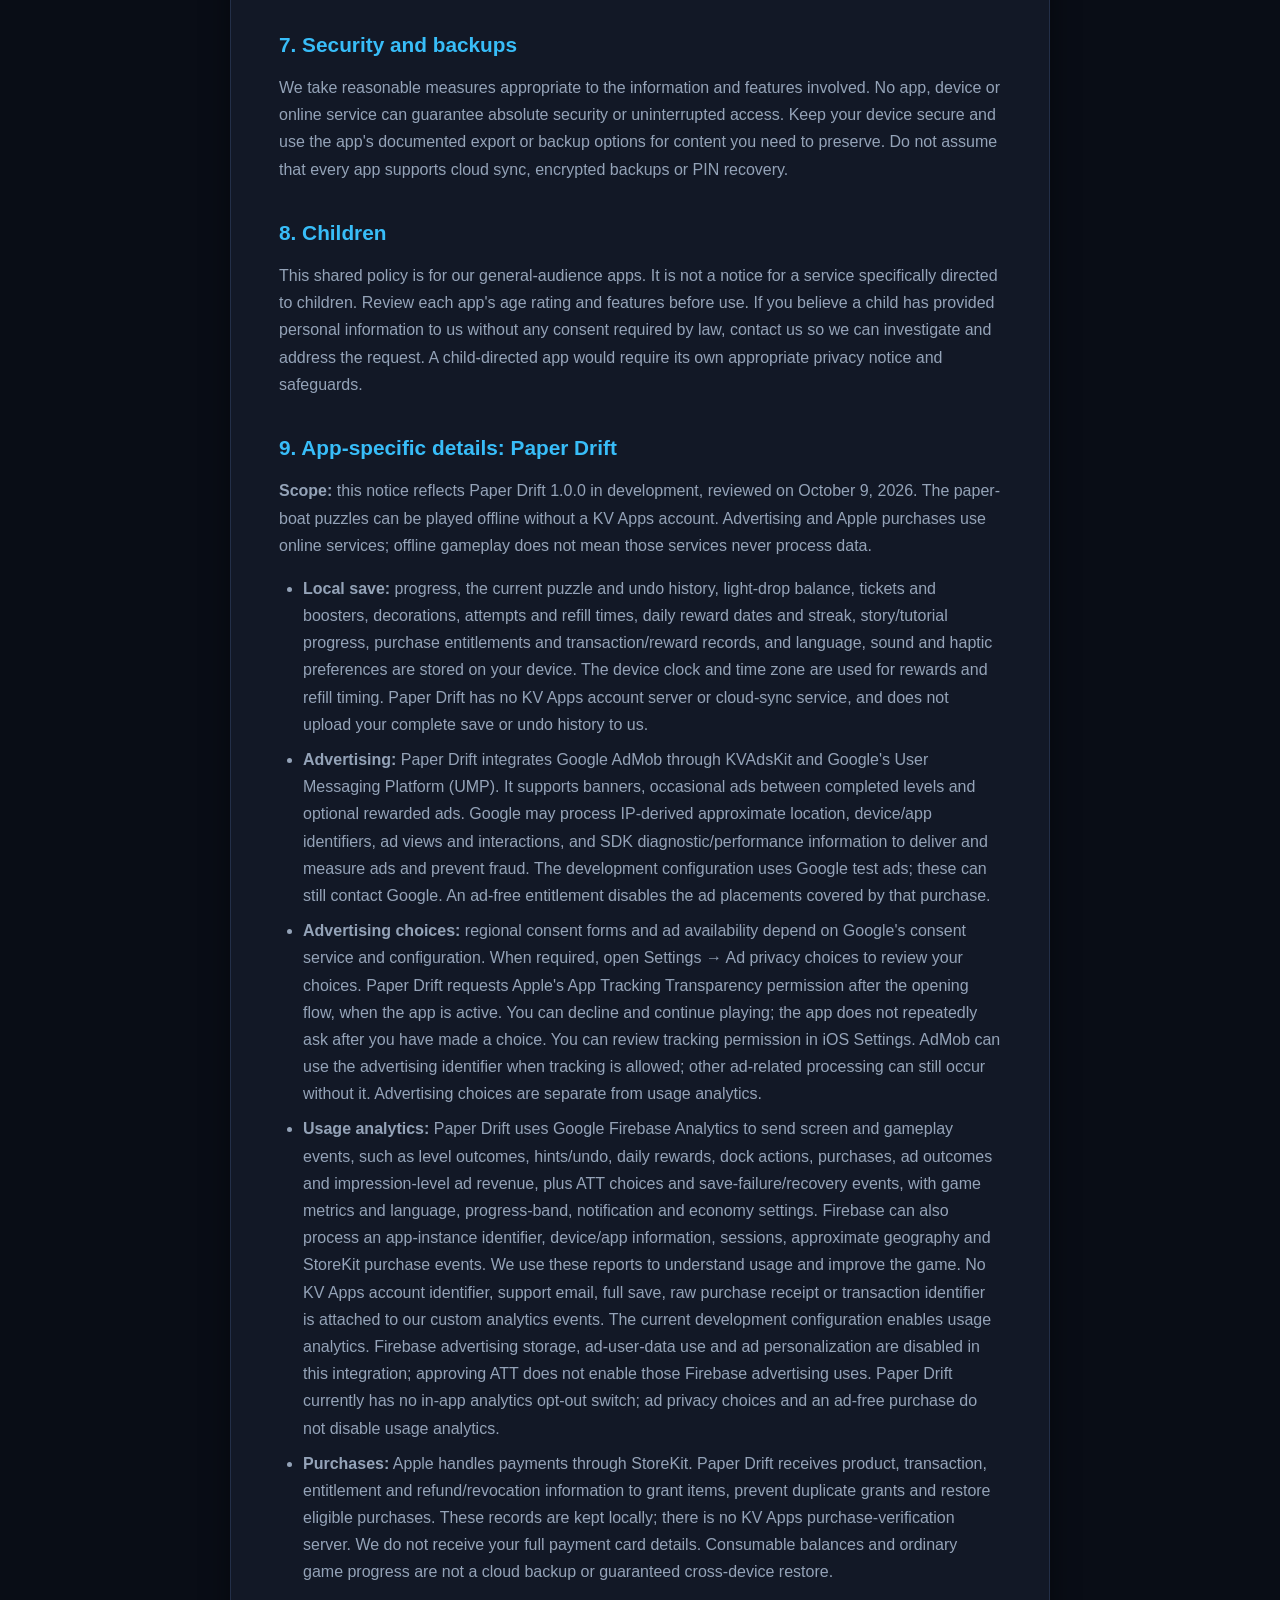
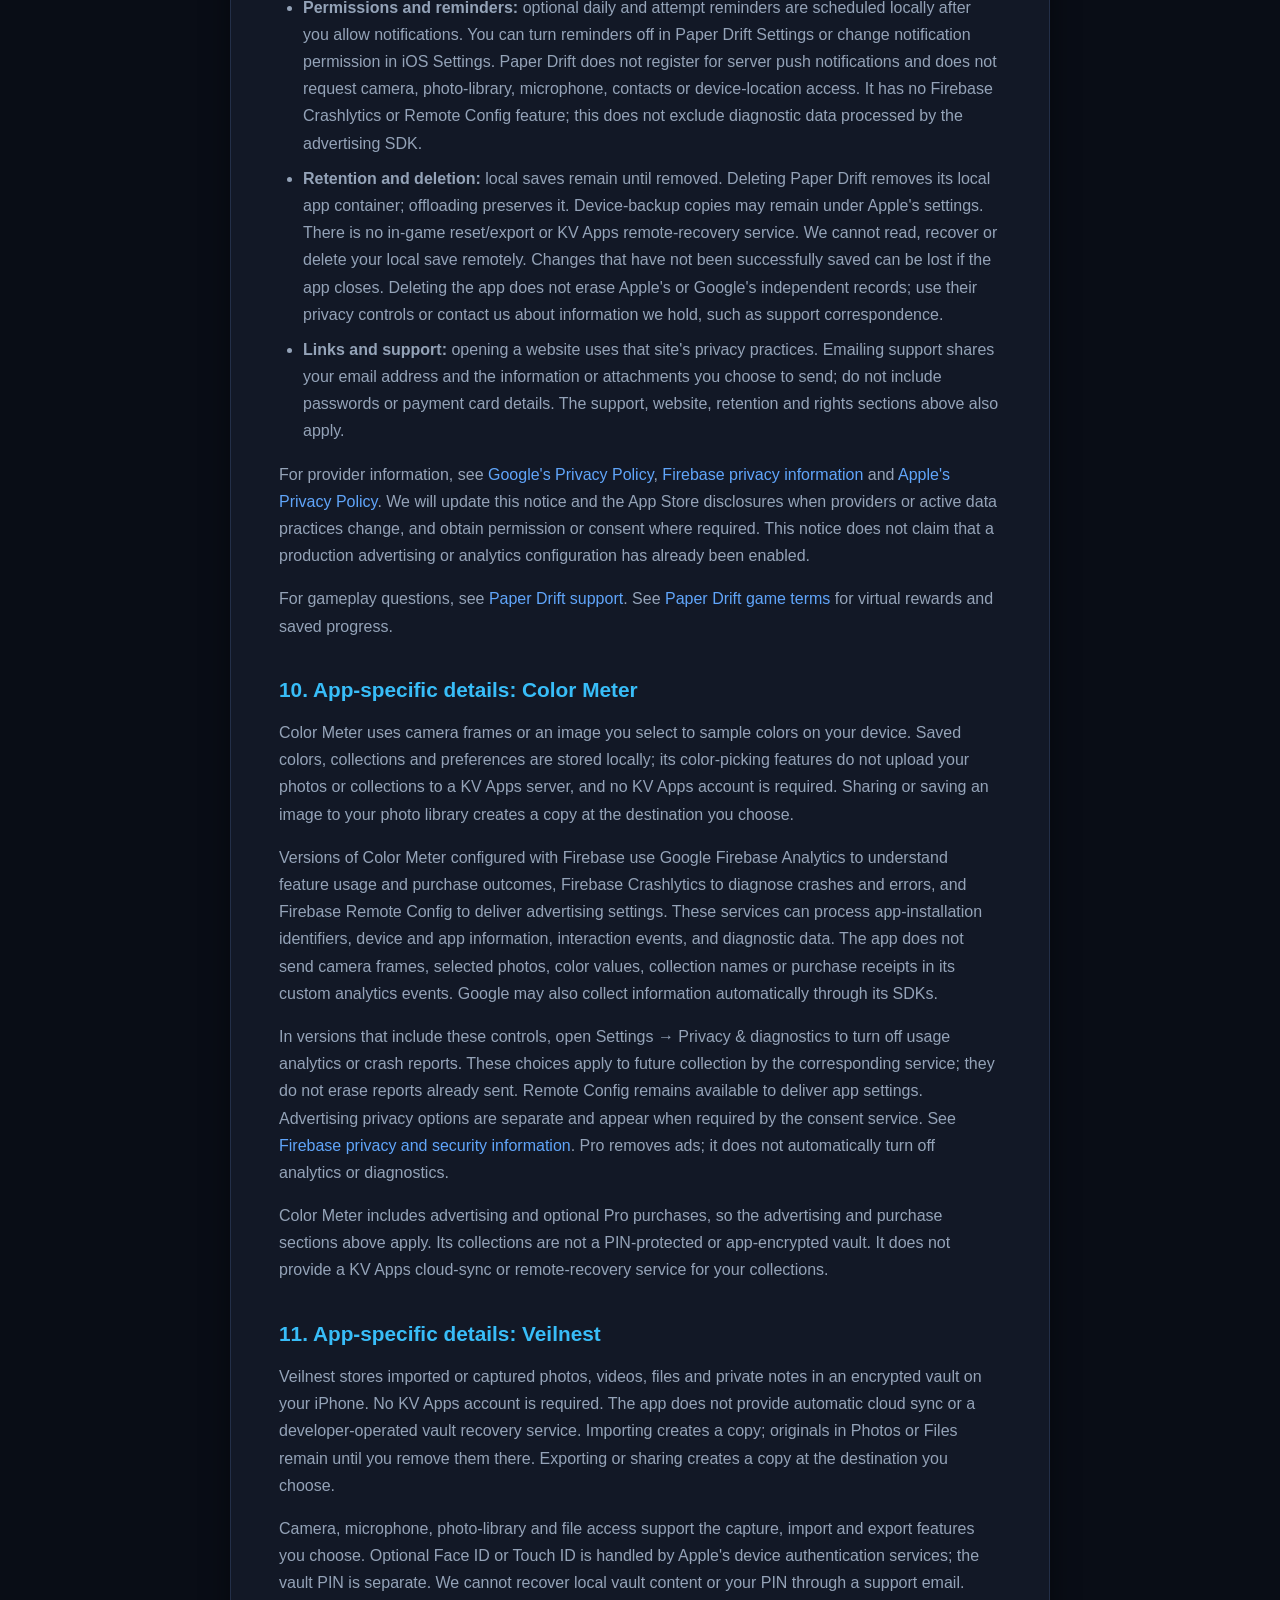
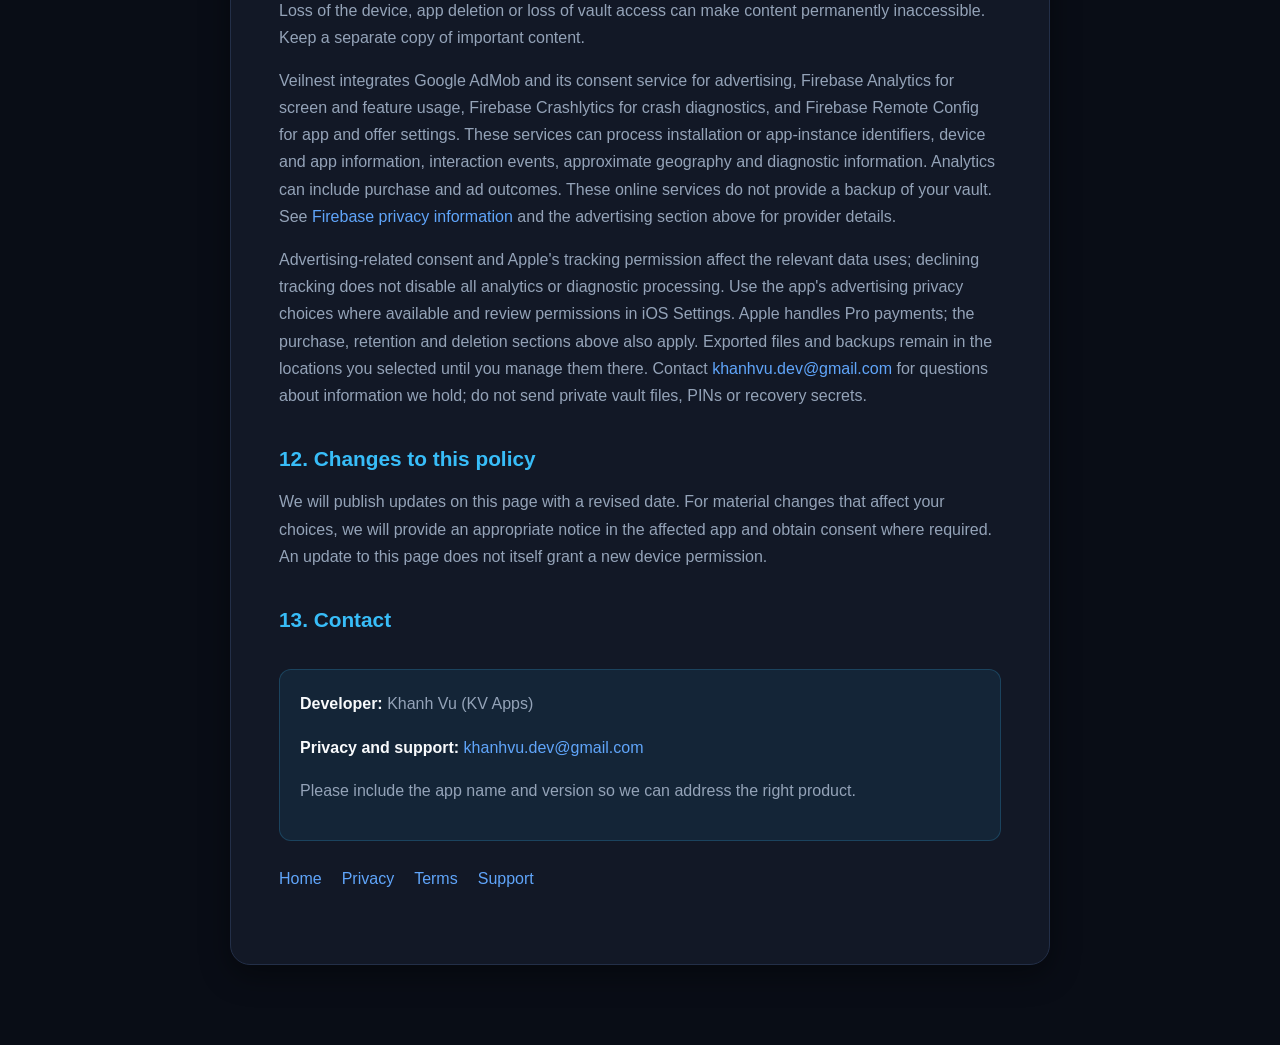
<file: privacy.html>
<!DOCTYPE html>
<html lang="en">
<head>
    <meta charset="UTF-8">
    <meta name="viewport" content="width=device-width, initial-scale=1.0">
    <title>Privacy Policy - KV Apps</title>
    <meta name="description" content="Privacy information for KV Apps: app content, purchases, advertising, permissions and deletion choices.">
    <style>
        :root {
            --bg: #090d16;
            --surface: #121826;
            --surface-border: #232f48;
            --text-primary: #f8fafc;
            --text-secondary: #94a3b8;
            --accent: #38bdf8;
            --link: #60a5fa;
        }

        * {
            box-sizing: border-box;
            margin: 0;
            padding: 0;
            font-family: -apple-system, BlinkMacSystemFont, "SF Pro Text", "Segoe UI", Roboto, sans-serif;
            -webkit-font-smoothing: antialiased;
        }

        body {
            background-color: var(--bg);
            color: var(--text-primary);
            line-height: 1.7;
            padding: 40px 20px 80px;
        }

        .container {
            max-width: 820px;
            margin: 0 auto;
            background: var(--surface);
            padding: 48px;
            border-radius: 20px;
            border: 1px solid var(--surface-border);
            box-shadow: 0 10px 30px rgba(0,0,0,0.4);
        }

        @media (max-width: 640px) {
            .container {
                padding: 24px;
            }
        }

        .back-link {
            display: inline-block;
            color: var(--accent);
            text-decoration: none;
            font-size: 0.95rem;
            margin-bottom: 24px;
            font-weight: 500;
        }

        .back-link:hover {
            text-decoration: underline;
        }

        h1 {
            font-size: 2.2rem;
            font-weight: 700;
            margin-bottom: 8px;
            letter-spacing: -0.02em;
        }

        .last-updated {
            color: var(--text-secondary);
            font-size: 0.9rem;
            margin-bottom: 32px;
            padding-bottom: 16px;
            border-bottom: 1px solid var(--surface-border);
        }

        h2 {
            font-size: 1.3rem;
            font-weight: 600;
            margin: 32px 0 12px;
            color: var(--accent);
        }

        p, ul {
            color: var(--text-secondary);
            margin-bottom: 16px;
            font-size: 1rem;
        }

        ul {
            padding-left: 24px;
        }

        li {
            margin-bottom: 8px;
        }

        a {
            color: var(--link);
            text-decoration: none;
        }

        a:hover {
            text-decoration: underline;
        }

        .contact-card {
            background: rgba(56, 189, 248, 0.08);
            border: 1px solid rgba(56, 189, 248, 0.2);
            padding: 20px;
            border-radius: 12px;
            margin-top: 32px;
        }

        .contact-card strong {
            color: var(--text-primary);
        }

        html { scroll-behavior: smooth; }
        body { overflow-wrap: anywhere; }
        .page-nav { display: flex; flex-wrap: wrap; gap: 12px 20px; margin: 24px 0; }
        a:focus-visible { outline: 2px solid var(--accent); outline-offset: 4px; border-radius: 3px; }
        h2[id] { scroll-margin-top: 24px; }
        @media (prefers-reduced-motion: reduce) { html { scroll-behavior: auto; } }
    </style>
    <link rel="icon" href="assets/kv-apps.svg" type="image/svg+xml">
</head>
<body>
    <main class="container">
        <a href="index.html" class="back-link">← KV Apps home</a>
        <h1>Privacy Policy</h1>
        <p class="last-updated">Last updated: October 18, 2026 · Developer: Khanh Vu (KV Apps)</p>
        <p>This policy explains how Khanh Vu ("KV Apps", "we", "us") handles information in the apps that link to this policy and on this website. It is shared across our apps. Features, permissions, purchases and advertising differ by app; a description of an optional feature below does not mean that every app includes it.</p>
        <p>Read this policy together with the app's privacy notices and App Store privacy information. An app-specific notice provides details for that app and identifies any different practices. We will explain new data uses before enabling features that require them and request permission or consent where required.</p>
        <nav class="page-nav" aria-label="Privacy policy sections"><a href="#veilnest">Veilnest</a><a href="#color-meter">Color Meter</a><a href="#paper-drift">Paper Drift</a><a href="#content">Your content</a><a href="#advertising">Advertising</a><a href="#deletion">Deletion &amp; choices</a><a href="#contact">Contact</a></nav>

        <h2 id="content">1. App content and permissions</h2>
        <p>Our apps process the information needed for the features you choose, such as a photo you open, a color you sample, or an item you save. Content used by an on-device feature is processed on your device. If a feature sends content to an online service or offers account-based storage or sync, its notice will identify what is sent, why, and the service involved before you use it. This policy does not imply that every app offers a cloud service or an account.</p>
        <ul>
            <li><strong>Camera and photos:</strong> where available, these permissions let you capture, choose, edit or save content. Permission to access a photo does not by itself mean that the photo is uploaded to us.</li>
            <li><strong>Files and other device access:</strong> access is used for the feature described in the app's permission request. You can review or revoke permissions in your device's Settings; a feature that depends on a permission may then stop working.</li>
            <li><strong>Device authentication:</strong> if an app uses Face ID or Touch ID through Apple's authentication services, Apple handles the biometric check; the app receives the authentication result, not your biometric templates. An app-specific PIN or password is a separate feature with its own storage and recovery behavior.</li>
        </ul>
        <p>Device storage protections are not the same as app-level file encryption. Encryption, app locks, recovery keys and backup support apply only where the particular app documents them; we do not claim that every KV Apps app is an encrypted vault.</p>

        <h2 id="purchases">2. Purchases</h2>
        <p>For purchases made through Apple's In-App Purchase system, Apple handles payment and your payment card details. The app can receive product and transaction information, purchase status and entitlement information to unlock features, check subscription access and restore eligible purchases. We do not receive your full payment card details from Apple.</p>

        <h2 id="advertising">3. Advertising and technical data</h2>
        <p>Apps that display advertising may use Google AdMob. In those apps, the Google Mobile Ads SDK can process IP addresses, approximate location derived from IP addresses, device or other identifiers, app and ad interactions, and diagnostic information such as crash and performance data. Google uses this information for ad delivery, measurement, fraud prevention and its other disclosed advertising purposes. Data handling depends on the SDK configuration, region and your choices.</p>
        <p>When tracking permission is required, we request it through Apple's App Tracking Transparency prompt. If you deny permission, the Google Mobile Ads SDK does not send the IDFA in its ad requests. Denying tracking does not mean all ad-related data processing stops. Regional advertising consent and privacy controls are separate from the system tracking permission; use the app's privacy options where available and review tracking permissions in iOS Settings.</p>
        <p>For Google's practices and controls, see <a href="https://policies.google.com/privacy" target="_blank" rel="noopener noreferrer">Google's Privacy Policy</a> and <a href="https://policies.google.com/technologies/ads" target="_blank" rel="noopener noreferrer">Google advertising information</a>. If an app uses additional analytics, advertising or online service providers, its app-specific notice will identify them and explain their data uses. An ad-free purchase removes ads as described in that app; it does not necessarily disable purchase verification or all diagnostics.</p>

        <h2 id="support">4. Support messages and this website</h2>
        <p>If you email us, we receive your email address and the information or attachments you choose to send. We use them to answer your request, investigate problems and maintain support records. Please do not send passwords, PINs, payment card details or private files that are not needed for your request.</p>
        <p>This static website does not contain an analytics or advertising script. It is hosted on GitHub Pages, which logs visitor IP addresses for security purposes and processes technical request information to provide the service. This website is presented in English and does not store a language preference. See the <a href="https://docs.github.com/en/site-policy/privacy-policies/github-general-privacy-statement" target="_blank" rel="noopener noreferrer">GitHub Privacy Statement</a>. Following an external link takes you to a service with its own privacy practices.</p>

        <h2 id="sharing">5. Sharing and processing locations</h2>
        <p>Information is processed by the services involved in the feature you use: Apple for App Store payments, Google for advertising in ad-supported apps, and our email and hosting providers for support and this website. Information you choose to share or export also goes to the destination you select. We may disclose information we hold where necessary to comply with law, address abuse or protect legal rights.</p>
        <p>Service providers may process information in countries other than your own, subject to their applicable privacy terms and safeguards. We do not sell content you create in our apps. Ad-related data sharing and any applicable opt-out choices are described in the advertising section and the app's consent notices.</p>

        <h2 id="deletion">6. Retention, deletion and your choices</h2>
        <ul>
            <li><strong>Local app content:</strong> keep it for as long as you need it. Use the delete or export controls available in that app. Deleting an app generally removes its local app container; offloading an app is different and can preserve its documents and data.</li>
            <li><strong>Other copies:</strong> exported files, photos saved to your library, device backups, synced copies and items stored separately, such as in the system Keychain, may remain after app deletion. Manage those copies through the relevant app, device settings or service. Reinstalling an app is not a guaranteed reset of every setting or a way to recover lost content.</li>
            <li><strong>Support correspondence:</strong> we retain it as needed to resolve the request and related follow-up, and for applicable recordkeeping or legal obligations. You can ask us to delete information we hold; we will explain any information we need to retain and why.</li>
            <li><strong>Provider records:</strong> Apple, Google and other services involved retain their records under their own policies and applicable requirements. Deleting our app does not cancel a subscription or delete a provider's independent records.</li>
        </ul>
        <p>Depending on your location, you may have rights to access, correct, delete or obtain a copy of personal information, restrict or object to processing, or withdraw consent. Contact us to exercise applicable rights or ask how a particular app handles your data. We may need information to verify the request, but will not ask for your app PIN or Apple Account password. Where available, you may also raise a concern with your local data protection authority.</p>
        <p>For content held only on your device, we cannot access or delete it remotely. If an app offers an account, use its account-deletion controls and app-specific notice for the corresponding online data.</p>

        <h2 id="security">7. Security and backups</h2>
        <p>We take reasonable measures appropriate to the information and features involved. No app, device or online service can guarantee absolute security or uninterrupted access. Keep your device secure and use the app's documented export or backup options for content you need to preserve. Do not assume that every app supports cloud sync, encrypted backups or PIN recovery.</p>

        <h2 id="children">8. Children</h2>
        <p>This shared policy is for our general-audience apps. It is not a notice for a service specifically directed to children. Review each app's age rating and features before use. If you believe a child has provided personal information to us without any consent required by law, contact us so we can investigate and address the request. A child-directed app would require its own appropriate privacy notice and safeguards.</p>

        <h2 id="paper-drift">9. App-specific details: Paper Drift</h2>
        <p><strong>Scope:</strong> this notice reflects Paper Drift 1.0.0 in development, reviewed on October 9, 2026. The paper-boat puzzles can be played offline without a KV Apps account. Advertising and Apple purchases use online services; offline gameplay does not mean those services never process data.</p>
        <ul>
            <li><strong>Local save:</strong> progress, the current puzzle and undo history, light-drop balance, tickets and boosters, decorations, attempts and refill times, daily reward dates and streak, story/tutorial progress, purchase entitlements and transaction/reward records, and language, sound and haptic preferences are stored on your device. The device clock and time zone are used for rewards and refill timing. Paper Drift has no KV Apps account server or cloud-sync service, and does not upload your complete save or undo history to us.</li>
            <li><strong>Advertising:</strong> Paper Drift integrates Google AdMob through KVAdsKit and Google's User Messaging Platform (UMP). It supports banners, occasional ads between completed levels and optional rewarded ads. Google may process IP-derived approximate location, device/app identifiers, ad views and interactions, and SDK diagnostic/performance information to deliver and measure ads and prevent fraud. The development configuration uses Google test ads; these can still contact Google. An ad-free entitlement disables the ad placements covered by that purchase.</li>
            <li><strong>Advertising choices:</strong> regional consent forms and ad availability depend on Google's consent service and configuration. When required, open Settings → Ad privacy choices to review your choices. Paper Drift requests Apple's App Tracking Transparency permission after the opening flow, when the app is active. You can decline and continue playing; the app does not repeatedly ask after you have made a choice. You can review tracking permission in iOS Settings. AdMob can use the advertising identifier when tracking is allowed; other ad-related processing can still occur without it. Advertising choices are separate from usage analytics.</li>
            <li><strong>Usage analytics:</strong> Paper Drift uses Google Firebase Analytics to send screen and gameplay events, such as level outcomes, hints/undo, daily rewards, dock actions, purchases, ad outcomes and impression-level ad revenue, plus ATT choices and save-failure/recovery events, with game metrics and language, progress-band, notification and economy settings. Firebase can also process an app-instance identifier, device/app information, sessions, approximate geography and StoreKit purchase events. We use these reports to understand usage and improve the game. No KV Apps account identifier, support email, full save, raw purchase receipt or transaction identifier is attached to our custom analytics events. The current development configuration enables usage analytics. Firebase advertising storage, ad-user-data use and ad personalization are disabled in this integration; approving ATT does not enable those Firebase advertising uses. Paper Drift currently has no in-app analytics opt-out switch; ad privacy choices and an ad-free purchase do not disable usage analytics.</li>
            <li><strong>Purchases:</strong> Apple handles payments through StoreKit. Paper Drift receives product, transaction, entitlement and refund/revocation information to grant items, prevent duplicate grants and restore eligible purchases. These records are kept locally; there is no KV Apps purchase-verification server. We do not receive your full payment card details. Consumable balances and ordinary game progress are not a cloud backup or guaranteed cross-device restore.</li>
            <li><strong>Permissions and reminders:</strong> optional daily and attempt reminders are scheduled locally after you allow notifications. You can turn reminders off in Paper Drift Settings or change notification permission in iOS Settings. Paper Drift does not register for server push notifications and does not request camera, photo-library, microphone, contacts or device-location access. It has no Firebase Crashlytics or Remote Config feature; this does not exclude diagnostic data processed by the advertising SDK.</li>
            <li><strong>Retention and deletion:</strong> local saves remain until removed. Deleting Paper Drift removes its local app container; offloading preserves it. Device-backup copies may remain under Apple's settings. There is no in-game reset/export or KV Apps remote-recovery service. We cannot read, recover or delete your local save remotely. Changes that have not been successfully saved can be lost if the app closes. Deleting the app does not erase Apple's or Google's independent records; use their privacy controls or contact us about information we hold, such as support correspondence.</li>
            <li><strong>Links and support:</strong> opening a website uses that site's privacy practices. Emailing support shares your email address and the information or attachments you choose to send; do not include passwords or payment card details. The support, website, retention and rights sections above also apply.</li>
        </ul>
        <p>For provider information, see <a href="https://policies.google.com/privacy" target="_blank" rel="noopener noreferrer">Google's Privacy Policy</a>, <a href="https://firebase.google.com/support/privacy" target="_blank" rel="noopener noreferrer">Firebase privacy information</a> and <a href="https://www.apple.com/legal/privacy/" target="_blank" rel="noopener noreferrer">Apple's Privacy Policy</a>. We will update this notice and the App Store disclosures when providers or active data practices change, and obtain permission or consent where required. This notice does not claim that a production advertising or analytics configuration has already been enabled.</p>
        <p>For gameplay questions, see <a href="support.html#paper-drift">Paper Drift support</a>. See <a href="terms.html#paper-drift">Paper Drift game terms</a> for virtual rewards and saved progress.</p>

        <h2 id="color-meter">10. App-specific details: Color Meter</h2>
        <p>Color Meter uses camera frames or an image you select to sample colors on your device. Saved colors, collections and preferences are stored locally; its color-picking features do not upload your photos or collections to a KV Apps server, and no KV Apps account is required. Sharing or saving an image to your photo library creates a copy at the destination you choose.</p>
        <p>Versions of Color Meter configured with Firebase use Google Firebase Analytics to understand feature usage and purchase outcomes, Firebase Crashlytics to diagnose crashes and errors, and Firebase Remote Config to deliver advertising settings. These services can process app-installation identifiers, device and app information, interaction events, and diagnostic data. The app does not send camera frames, selected photos, color values, collection names or purchase receipts in its custom analytics events. Google may also collect information automatically through its SDKs.</p>
        <p>In versions that include these controls, open Settings → Privacy &amp; diagnostics to turn off usage analytics or crash reports. These choices apply to future collection by the corresponding service; they do not erase reports already sent. Remote Config remains available to deliver app settings. Advertising privacy options are separate and appear when required by the consent service. See <a href="https://firebase.google.com/support/privacy" target="_blank" rel="noopener noreferrer">Firebase privacy and security information</a>. Pro removes ads; it does not automatically turn off analytics or diagnostics.</p>
        <p>Color Meter includes advertising and optional Pro purchases, so the advertising and purchase sections above apply. Its collections are not a PIN-protected or app-encrypted vault. It does not provide a KV Apps cloud-sync or remote-recovery service for your collections.</p>

        <h2 id="veilnest">11. App-specific details: Veilnest</h2>
        <p>Veilnest stores imported or captured photos, videos, files and private notes in an encrypted vault on your iPhone. No KV Apps account is required. The app does not provide automatic cloud sync or a developer-operated vault recovery service. Importing creates a copy; originals in Photos or Files remain until you remove them there. Exporting or sharing creates a copy at the destination you choose.</p>
        <p>Camera, microphone, photo-library and file access support the capture, import and export features you choose. Optional Face ID or Touch ID is handled by Apple's device authentication services; the vault PIN is separate. We cannot recover local vault content or your PIN through a support email. Loss of the device, app deletion or loss of vault access can make content permanently inaccessible. Keep a separate copy of important content.</p>
        <p>Veilnest integrates Google AdMob and its consent service for advertising, Firebase Analytics for screen and feature usage, Firebase Crashlytics for crash diagnostics, and Firebase Remote Config for app and offer settings. These services can process installation or app-instance identifiers, device and app information, interaction events, approximate geography and diagnostic information. Analytics can include purchase and ad outcomes. These online services do not provide a backup of your vault. See <a href="https://firebase.google.com/support/privacy" target="_blank" rel="noopener noreferrer">Firebase privacy information</a> and the advertising section above for provider details.</p>
        <p>Advertising-related consent and Apple's tracking permission affect the relevant data uses; declining tracking does not disable all analytics or diagnostic processing. Use the app's advertising privacy choices where available and review permissions in iOS Settings. Apple handles Pro payments; the purchase, retention and deletion sections above also apply. Exported files and backups remain in the locations you selected until you manage them there. Contact <a href="mailto:khanhvu.dev@gmail.com?subject=Veilnest%20Privacy">khanhvu.dev@gmail.com</a> for questions about information we hold; do not send private vault files, PINs or recovery secrets.</p>

        <h2 id="changes">12. Changes to this policy</h2>
        <p>We will publish updates on this page with a revised date. For material changes that affect your choices, we will provide an appropriate notice in the affected app and obtain consent where required. An update to this page does not itself grant a new device permission.</p>

        <h2 id="contact">13. Contact</h2>
        <div class="contact-card">
            <p><strong>Developer:</strong> Khanh Vu (KV Apps)</p>
            <p><strong>Privacy and support:</strong> <a href="mailto:khanhvu.dev@gmail.com">khanhvu.dev@gmail.com</a></p>
            <p>Please include the app name and version so we can address the right product.</p>
        </div>

        <nav class="page-nav" aria-label="KV Apps pages"><a href="index.html">Home</a><a href="privacy.html">Privacy</a><a href="terms.html">Terms</a><a href="support.html">Support</a></nav>
    </main>
</body>
</html>
</file>
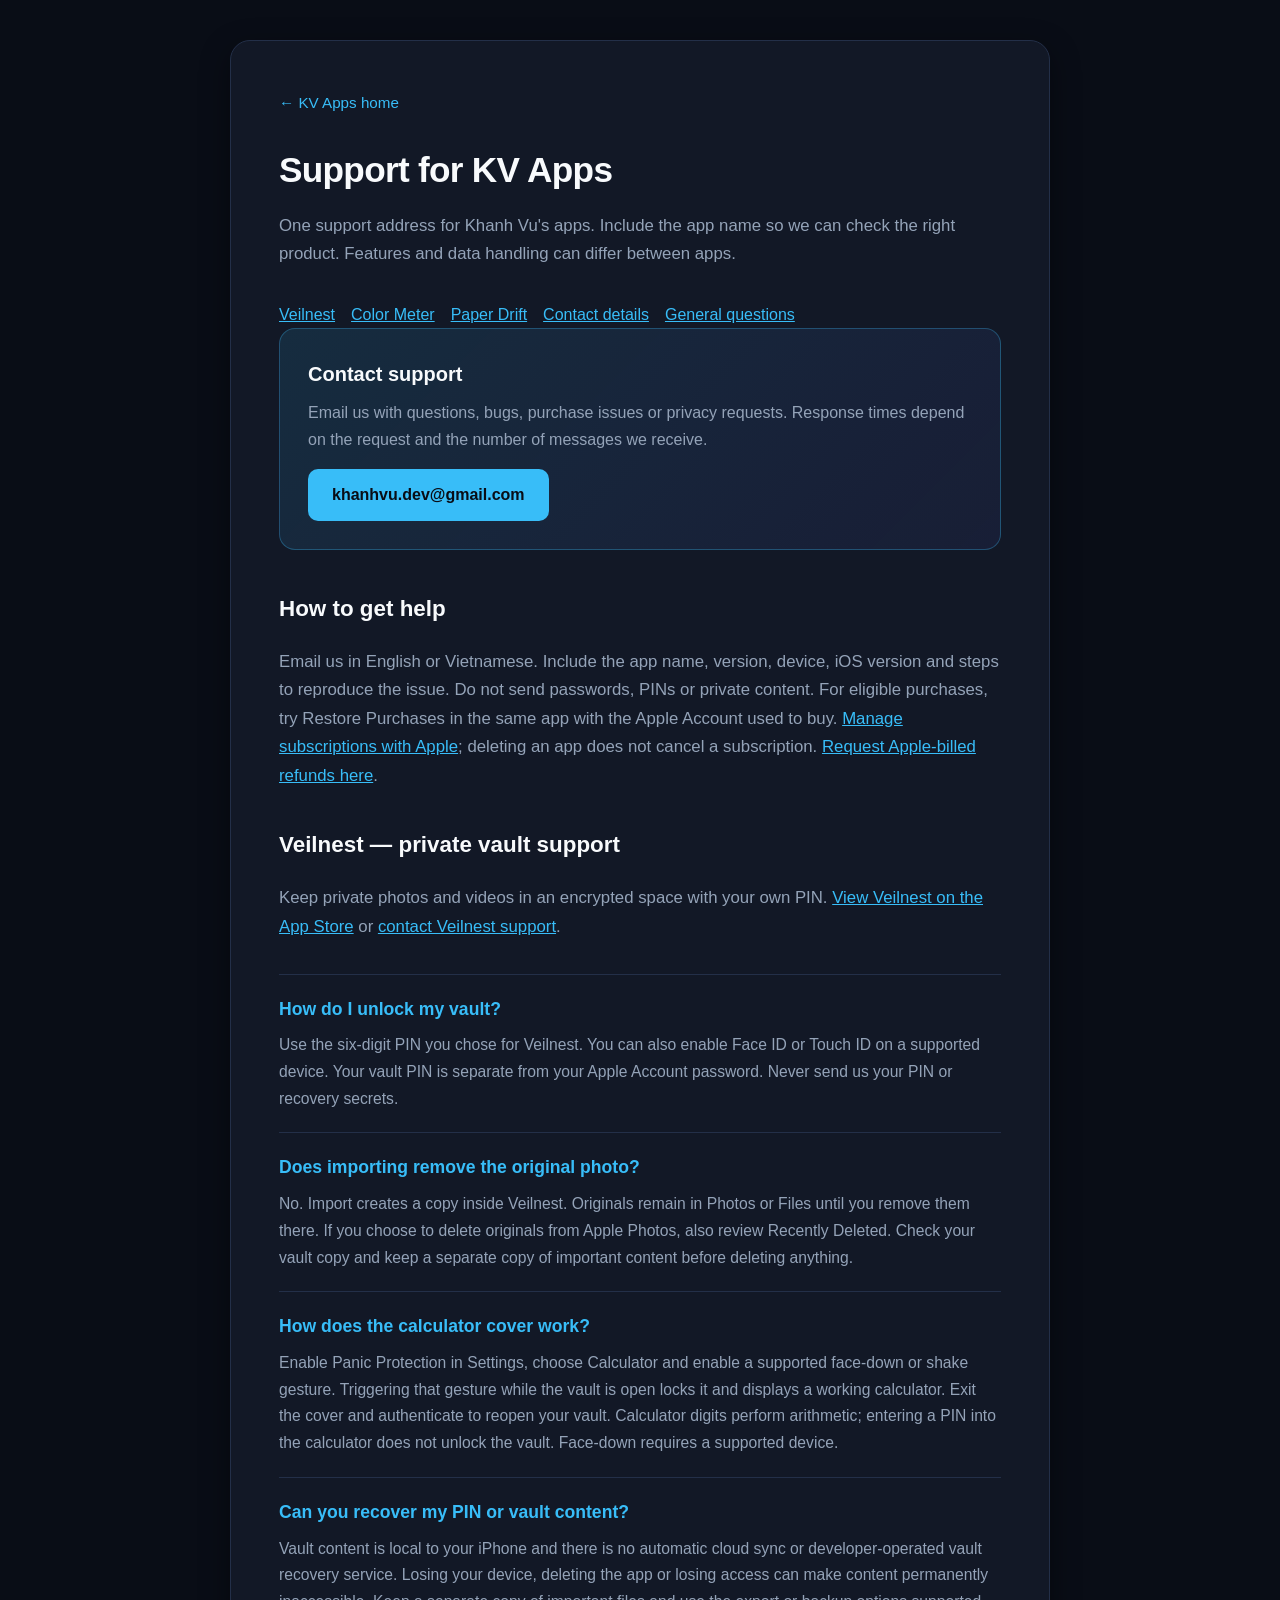
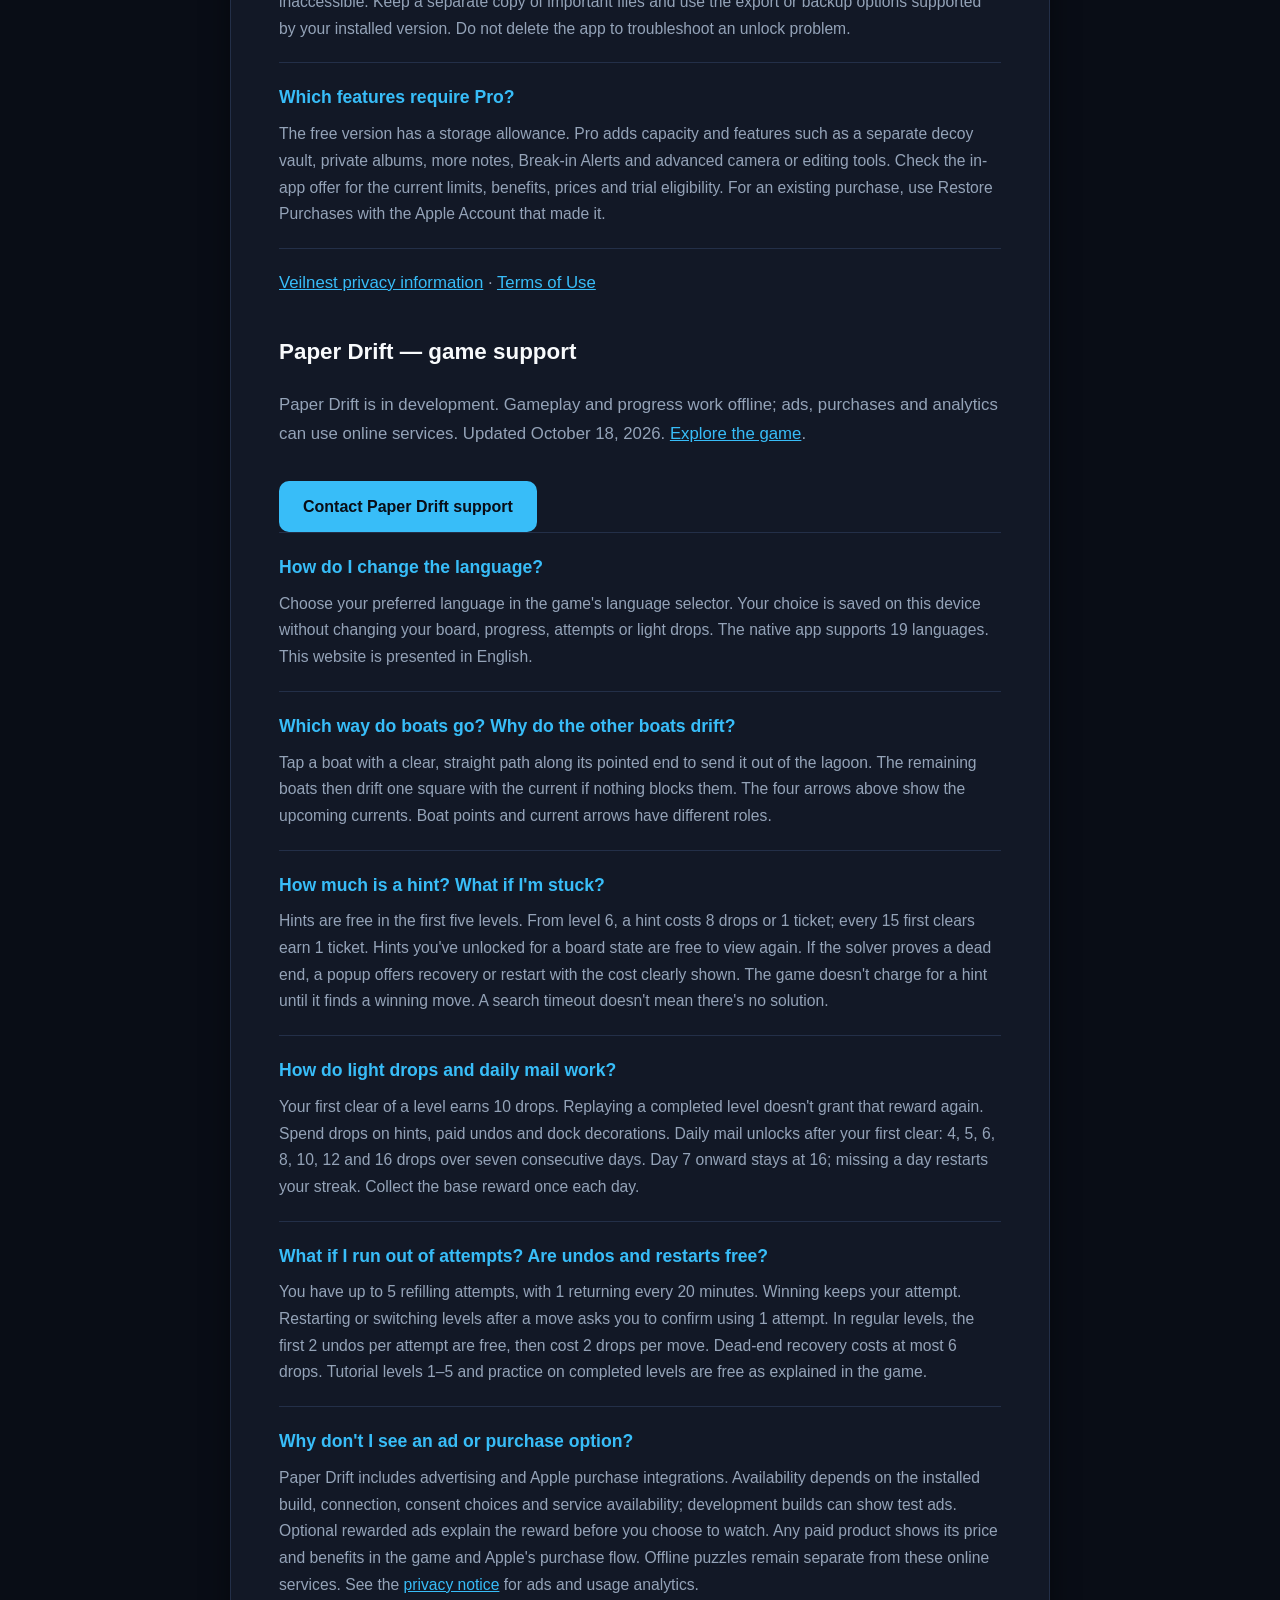
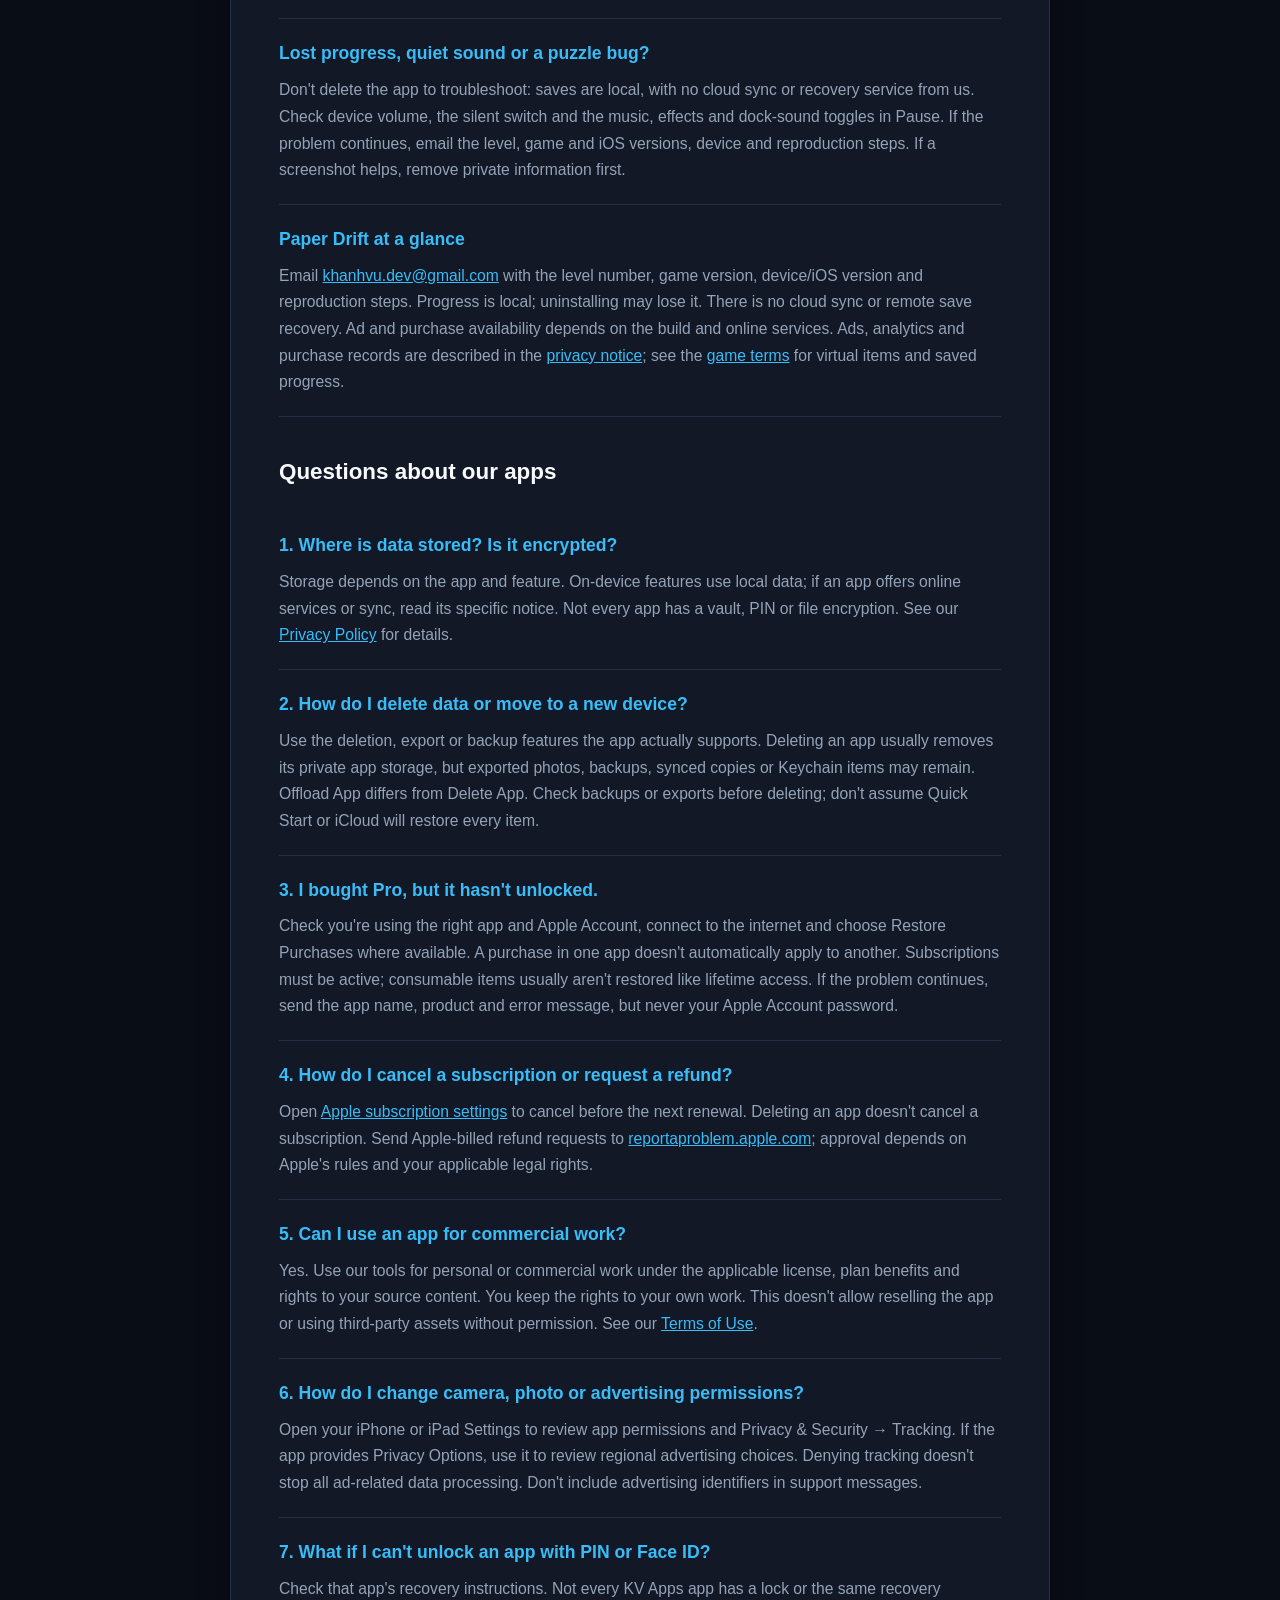
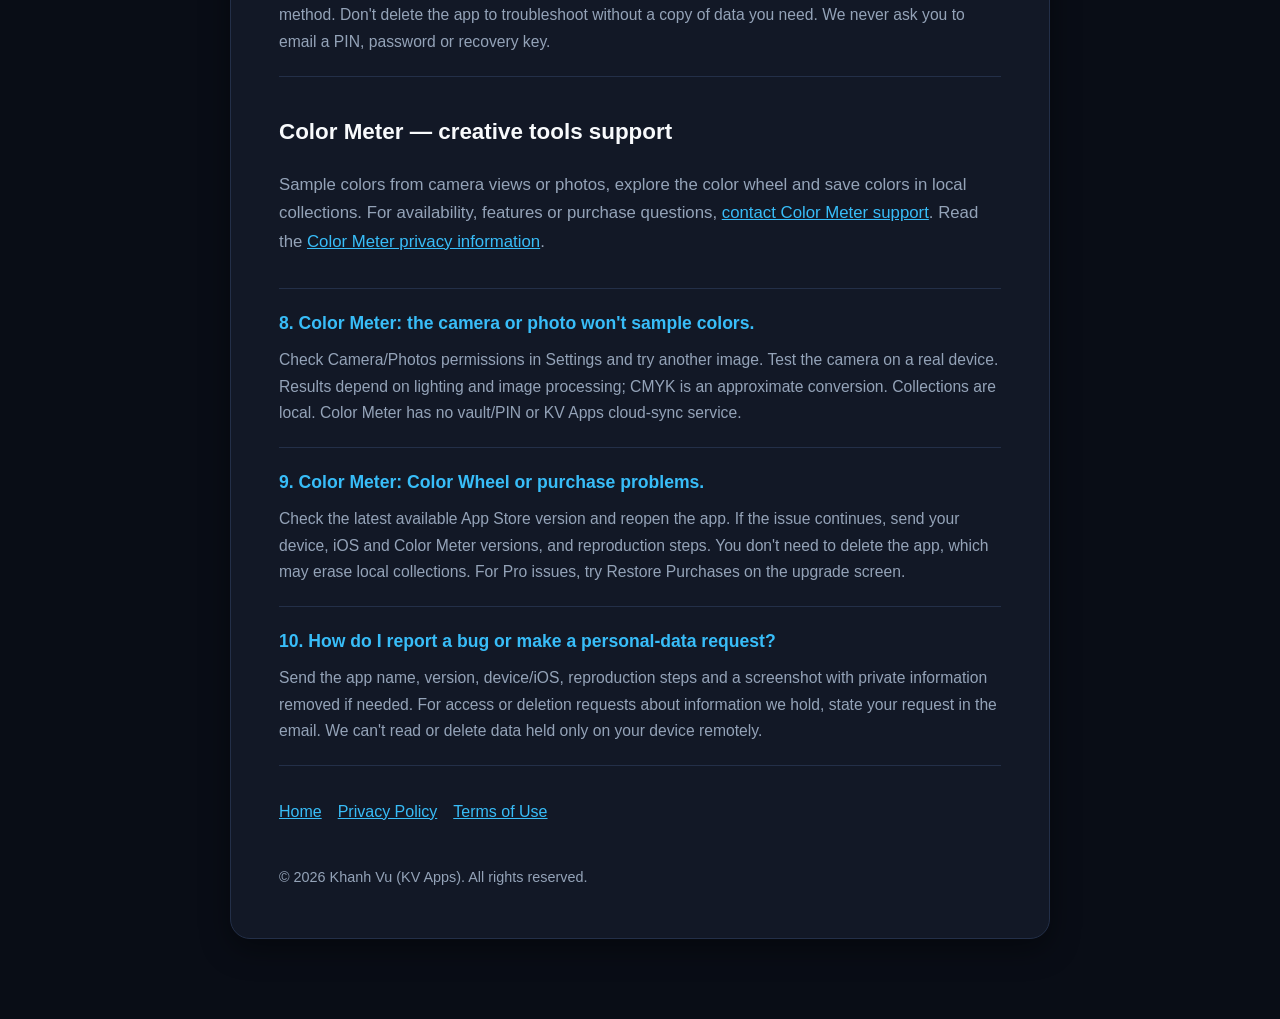
<file: support.html>
<!DOCTYPE html>
<html lang="en">
<head>
    <meta charset="UTF-8">
    <meta name="viewport" content="width=device-width, initial-scale=1.0">
    <title>Support &amp; Help — KV Apps</title>
    <meta name="description" content="Support and answers for users of iOS apps by Khanh Vu.">
    <style>
        :root {
            --bg: #090d16;
            --surface: #121826;
            --surface-border: #232f48;
            --text-primary: #f8fafc;
            --text-secondary: #94a3b8;
            --accent: #38bdf8;
            --link: #60a5fa;
        }

        * {
            box-sizing: border-box;
            margin: 0;
            padding: 0;
            font-family: -apple-system, BlinkMacSystemFont, "SF Pro Text", "Segoe UI", Roboto, sans-serif;
            -webkit-font-smoothing: antialiased;
        }

        body {
            background-color: var(--bg);
            color: var(--text-primary);
            line-height: 1.7;
            padding: 40px 20px 80px;
        }

        .container {
            max-width: 820px;
            margin: 0 auto;
            background: var(--surface);
            padding: 48px;
            border-radius: 20px;
            border: 1px solid var(--surface-border);
            box-shadow: 0 10px 30px rgba(0,0,0,0.4);
        }

        @media (max-width: 640px) {
            .container {
                padding: 24px;
            }
        }

        .back-link {
            display: inline-block;
            color: var(--accent);
            text-decoration: none;
            font-size: 0.95rem;
            margin-bottom: 24px;
            font-weight: 500;
        }

        .back-link:hover {
            text-decoration: underline;
        }

        h1 {
            font-size: 2.2rem;
            font-weight: 700;
            margin-bottom: 12px;
            letter-spacing: -0.02em;
        }

        p.intro {
            color: var(--text-secondary);
            font-size: 1.05rem;
            margin-bottom: 32px;
        }

        .contact-box {
            background: linear-gradient(135deg, rgba(56, 189, 248, 0.12), rgba(99, 102, 241, 0.08));
            border: 1px solid rgba(56, 189, 248, 0.3);
            border-radius: 16px;
            padding: 28px;
            margin-bottom: 40px;
        }

        .contact-box h2 {
            font-size: 1.25rem;
            color: var(--text-primary);
            margin-bottom: 8px;
        }

        .contact-box p {
            color: var(--text-secondary);
            margin-bottom: 16px;
        }

        .email-button {
            display: inline-flex;
            align-items: center;
            gap: 8px;
            background: #38bdf8;
            color: #090d16;
            font-weight: 600;
            padding: 12px 24px;
            border-radius: 10px;
            text-decoration: none;
            transition: background 0.2s, transform 0.2s;
        }

        .email-button:hover {
            background: #7dd3fc;
            transform: translateY(-1px);
        }

        h2.section-title {
            font-size: 1.4rem;
            margin-bottom: 20px;
            color: var(--text-primary);
        }

        .faq-item {
            border-bottom: 1px solid var(--surface-border);
            padding: 20px 0;
        }

        .faq-item:first-of-type {
            border-top: 1px solid var(--surface-border);
        }

        .faq-question {
            font-weight: 600;
            font-size: 1.1rem;
            color: var(--accent);
            margin-bottom: 8px;
        }

        .faq-answer {
            color: var(--text-secondary);
            font-size: 0.98rem;
        }

        .footer-note {
            margin-top: 40px;
            display: block;
            color: var(--text-secondary);
            font-size: 0.9rem;
        }
        body { overflow-wrap: anywhere; }
        .email-button { max-width: 100%; }
        .page-nav { display: flex; flex-wrap: wrap; gap: 16px; margin-top: 32px; }
        a { color: var(--accent); }
        .email-button { color: #090d16; }
        a:focus-visible { outline: 2px solid var(--accent); outline-offset: 4px; }
        @media (max-width: 400px) { .contact-box { padding: 20px; } .email-button { padding: 12px; } }
    </style>
    <link rel="icon" href="assets/kv-apps.svg" type="image/svg+xml">
</head>
<body>
    <main class="container">
        <a href="index.html" class="back-link">← KV Apps home</a>
        <h1>Support for KV Apps</h1>
        <p class="intro">One support address for Khanh Vu's apps. Include the app name so we can check the right product. Features and data handling can differ between apps.</p>
        <nav class="page-nav" aria-label="Support sections"><a href="#veilnest">Veilnest</a><a href="#color-meter">Color Meter</a><a href="#paper-drift">Paper Drift</a><a href="#english-help">Contact details</a><a href="#general-help">General questions</a></nav>
        <div class="contact-box">
            <h2>Contact support</h2>
            <p>Email us with questions, bugs, purchase issues or privacy requests. Response times depend on the request and the number of messages we receive.</p>
            <a href="mailto:khanhvu.dev@gmail.com?subject=KV%20Apps%20Support" class="email-button">khanhvu.dev@gmail.com</a>
        </div>
        <section aria-labelledby="english-help">
            <h2 class="section-title" id="english-help">How to get help</h2>
            <p class="intro">Email us in English or Vietnamese. Include the app name, version, device, iOS version and steps to reproduce the issue. Do not send passwords, PINs or private content. For eligible purchases, try Restore Purchases in the same app with the Apple Account used to buy. <a href="https://apps.apple.com/account/subscriptions" target="_blank" rel="noopener noreferrer">Manage subscriptions with Apple</a>; deleting an app does not cancel a subscription. <a href="https://reportaproblem.apple.com/" target="_blank" rel="noopener noreferrer">Request Apple-billed refunds here</a>.</p>
        </section>
        <section id="veilnest" aria-labelledby="veilnest-help">
            <h2 class="section-title" id="veilnest-help" style="margin-top: 36px;">Veilnest — private vault support</h2>
            <p class="intro">Keep private photos and videos in an encrypted space with your own PIN. <a href="https://apps.apple.com/app/id6813747332">View Veilnest on the App Store</a> or <a href="mailto:khanhvu.dev@gmail.com?subject=Veilnest%20Support">contact Veilnest support</a>.</p>
            <section class="faq-item"><h3 class="faq-question">How do I unlock my vault?</h3><p class="faq-answer">Use the six-digit PIN you chose for Veilnest. You can also enable Face ID or Touch ID on a supported device. Your vault PIN is separate from your Apple Account password. Never send us your PIN or recovery secrets.</p></section>
            <section class="faq-item"><h3 class="faq-question">Does importing remove the original photo?</h3><p class="faq-answer">No. Import creates a copy inside Veilnest. Originals remain in Photos or Files until you remove them there. If you choose to delete originals from Apple Photos, also review Recently Deleted. Check your vault copy and keep a separate copy of important content before deleting anything.</p></section>
            <section class="faq-item"><h3 class="faq-question">How does the calculator cover work?</h3><p class="faq-answer">Enable Panic Protection in Settings, choose Calculator and enable a supported face-down or shake gesture. Triggering that gesture while the vault is open locks it and displays a working calculator. Exit the cover and authenticate to reopen your vault. Calculator digits perform arithmetic; entering a PIN into the calculator does not unlock the vault. Face-down requires a supported device.</p></section>
            <section class="faq-item"><h3 class="faq-question">Can you recover my PIN or vault content?</h3><p class="faq-answer">Vault content is local to your iPhone and there is no automatic cloud sync or developer-operated vault recovery service. Losing your device, deleting the app or losing access can make content permanently inaccessible. Keep a separate copy of important files and use the export or backup options supported by your installed version. Do not delete the app to troubleshoot an unlock problem.</p></section>
            <section class="faq-item"><h3 class="faq-question">Which features require Pro?</h3><p class="faq-answer">The free version has a storage allowance. Pro adds capacity and features such as a separate decoy vault, private albums, more notes, Break-in Alerts and advanced camera or editing tools. Check the in-app offer for the current limits, benefits, prices and trial eligibility. For an existing purchase, use Restore Purchases with the Apple Account that made it.</p></section>
            <p class="intro" style="margin-top: 20px;"><a href="privacy.html#veilnest">Veilnest privacy information</a> · <a href="terms.html">Terms of Use</a></p>
        </section>
        <section id="paper-drift" aria-labelledby="paper-drift-help">
            <h2 class="section-title" id="paper-drift-help" style="margin-top: 36px;">Paper Drift — game support</h2>
            <p class="intro">Paper Drift is in development. Gameplay and progress work offline; ads, purchases and analytics can use online services. Updated October 18, 2026. <a href="paper-drift.html">Explore the game</a>.</p>
            <a href="mailto:khanhvu.dev@gmail.com?subject=Paper%20Drift%20Support" class="email-button">Contact Paper Drift support</a>
            <section class="faq-item"><h3 class="faq-question">How do I change the language?</h3><p class="faq-answer">Choose your preferred language in the game's language selector. Your choice is saved on this device without changing your board, progress, attempts or light drops. The native app supports 19 languages. This website is presented in English.</p></section>
            <section class="faq-item"><h3 class="faq-question">Which way do boats go? Why do the other boats drift?</h3><p class="faq-answer">Tap a boat with a clear, straight path along its pointed end to send it out of the lagoon. The remaining boats then drift one square with the current if nothing blocks them. The four arrows above show the upcoming currents. Boat points and current arrows have different roles.</p></section>
            <section class="faq-item"><h3 class="faq-question">How much is a hint? What if I'm stuck?</h3><p class="faq-answer">Hints are free in the first five levels. From level 6, a hint costs 8 drops or 1 ticket; every 15 first clears earn 1 ticket. Hints you've unlocked for a board state are free to view again. If the solver proves a dead end, a popup offers recovery or restart with the cost clearly shown. The game doesn't charge for a hint until it finds a winning move. A search timeout doesn't mean there's no solution.</p></section>
            <section class="faq-item"><h3 class="faq-question">How do light drops and daily mail work?</h3><p class="faq-answer">Your first clear of a level earns 10 drops. Replaying a completed level doesn't grant that reward again. Spend drops on hints, paid undos and dock decorations. Daily mail unlocks after your first clear: 4, 5, 6, 8, 10, 12 and 16 drops over seven consecutive days. Day 7 onward stays at 16; missing a day restarts your streak. Collect the base reward once each day.</p></section>
            <section class="faq-item"><h3 class="faq-question">What if I run out of attempts? Are undos and restarts free?</h3><p class="faq-answer">You have up to 5 refilling attempts, with 1 returning every 20 minutes. Winning keeps your attempt. Restarting or switching levels after a move asks you to confirm using 1 attempt. In regular levels, the first 2 undos per attempt are free, then cost 2 drops per move. Dead-end recovery costs at most 6 drops. Tutorial levels 1–5 and practice on completed levels are free as explained in the game.</p></section>
            <section class="faq-item"><h3 class="faq-question">Why don't I see an ad or purchase option?</h3><p class="faq-answer">Paper Drift includes advertising and Apple purchase integrations. Availability depends on the installed build, connection, consent choices and service availability; development builds can show test ads. Optional rewarded ads explain the reward before you choose to watch. Any paid product shows its price and benefits in the game and Apple's purchase flow. Offline puzzles remain separate from these online services. See the <a href="privacy.html#paper-drift">privacy notice</a> for ads and usage analytics.</p></section>
            <section class="faq-item"><h3 class="faq-question">Lost progress, quiet sound or a puzzle bug?</h3><p class="faq-answer">Don't delete the app to troubleshoot: saves are local, with no cloud sync or recovery service from us. Check device volume, the silent switch and the music, effects and dock-sound toggles in Pause. If the problem continues, email the level, game and iOS versions, device and reproduction steps. If a screenshot helps, remove private information first.</p></section>
            <section class="faq-item"><h3 class="faq-question">Paper Drift at a glance</h3><p class="faq-answer">Email <a href="mailto:khanhvu.dev@gmail.com?subject=Paper%20Drift%20Support">khanhvu.dev@gmail.com</a> with the level number, game version, device/iOS version and reproduction steps. Progress is local; uninstalling may lose it. There is no cloud sync or remote save recovery. Ad and purchase availability depends on the build and online services. Ads, analytics and purchase records are described in the <a href="privacy.html#paper-drift">privacy notice</a>; see the <a href="terms.html#paper-drift">game terms</a> for virtual items and saved progress.</p></section>
        </section>
        <h2 class="section-title" id="general-help" style="margin-top: 36px;">Questions about our apps</h2>
        <section class="faq-item">
            <h3 class="faq-question">1. Where is data stored? Is it encrypted?</h3>
            <p class="faq-answer">Storage depends on the app and feature. On-device features use local data; if an app offers online services or sync, read its specific notice. Not every app has a vault, PIN or file encryption. See our <a href="privacy.html">Privacy Policy</a> for details.</p>
        </section>
        <section class="faq-item">
            <h3 class="faq-question">2. How do I delete data or move to a new device?</h3>
            <p class="faq-answer">Use the deletion, export or backup features the app actually supports. Deleting an app usually removes its private app storage, but exported photos, backups, synced copies or Keychain items may remain. Offload App differs from Delete App. Check backups or exports before deleting; don't assume Quick Start or iCloud will restore every item.</p>
        </section>
        <section class="faq-item">
            <h3 class="faq-question">3. I bought Pro, but it hasn't unlocked.</h3>
            <p class="faq-answer">Check you're using the right app and Apple Account, connect to the internet and choose Restore Purchases where available. A purchase in one app doesn't automatically apply to another. Subscriptions must be active; consumable items usually aren't restored like lifetime access. If the problem continues, send the app name, product and error message, but never your Apple Account password.</p>
        </section>
        <section class="faq-item">
            <h3 class="faq-question">4. How do I cancel a subscription or request a refund?</h3>
            <p class="faq-answer">Open <a href="https://apps.apple.com/account/subscriptions" target="_blank" rel="noopener noreferrer">Apple subscription settings</a> to cancel before the next renewal. Deleting an app doesn't cancel a subscription. Send Apple-billed refund requests to <a href="https://reportaproblem.apple.com/" target="_blank" rel="noopener noreferrer">reportaproblem.apple.com</a>; approval depends on Apple's rules and your applicable legal rights.</p>
        </section>
        <section class="faq-item">
            <h3 class="faq-question">5. Can I use an app for commercial work?</h3>
            <p class="faq-answer">Yes. Use our tools for personal or commercial work under the applicable license, plan benefits and rights to your source content. You keep the rights to your own work. This doesn't allow reselling the app or using third-party assets without permission. See our <a href="terms.html#license">Terms of Use</a>.</p>
        </section>
        <section class="faq-item">
            <h3 class="faq-question">6. How do I change camera, photo or advertising permissions?</h3>
            <p class="faq-answer">Open your iPhone or iPad Settings to review app permissions and Privacy &amp; Security → Tracking. If the app provides Privacy Options, use it to review regional advertising choices. Denying tracking doesn't stop all ad-related data processing. Don't include advertising identifiers in support messages.</p>
        </section>
        <section class="faq-item">
            <h3 class="faq-question">7. What if I can't unlock an app with PIN or Face ID?</h3>
            <p class="faq-answer">Check that app's recovery instructions. Not every KV Apps app has a lock or the same recovery method. Don't delete the app to troubleshoot without a copy of data you need. We never ask you to email a PIN, password or recovery key.</p>
        </section>
        <section id="color-meter" aria-labelledby="color-meter-help">
        <h2 class="section-title" id="color-meter-help" style="margin-top: 36px;">Color Meter — creative tools support</h2>
        <p class="intro">Sample colors from camera views or photos, explore the color wheel and save colors in local collections. For availability, features or purchase questions, <a href="mailto:khanhvu.dev@gmail.com?subject=Color%20Meter%20Support">contact Color Meter support</a>. Read the <a href="privacy.html#color-meter">Color Meter privacy information</a>.</p>
        <section class="faq-item">
            <h3 class="faq-question">8. Color Meter: the camera or photo won't sample colors.</h3>
            <p class="faq-answer">Check Camera/Photos permissions in Settings and try another image. Test the camera on a real device. Results depend on lighting and image processing; CMYK is an approximate conversion. Collections are local. Color Meter has no vault/PIN or KV Apps cloud-sync service.</p>
        </section>
        <section class="faq-item">
            <h3 class="faq-question">9. Color Meter: Color Wheel or purchase problems.</h3>
            <p class="faq-answer">Check the latest available App Store version and reopen the app. If the issue continues, send your device, iOS and Color Meter versions, and reproduction steps. You don't need to delete the app, which may erase local collections. For Pro issues, try Restore Purchases on the upgrade screen.</p>
        </section>
        </section>
        <section class="faq-item">
            <h3 class="faq-question">10. How do I report a bug or make a personal-data request?</h3>
            <p class="faq-answer">Send the app name, version, device/iOS, reproduction steps and a screenshot with private information removed if needed. For access or deletion requests about information we hold, state your request in the email. We can't read or delete data held only on your device remotely.</p>
        </section>
        <nav class="page-nav" aria-label="KV Apps pages"><a href="index.html">Home</a><a href="privacy.html">Privacy Policy</a><a href="terms.html">Terms of Use</a></nav>
        <p class="footer-note">© 2026 Khanh Vu (KV Apps). All rights reserved.</p>
    </main>
</body>
</html>
</file>
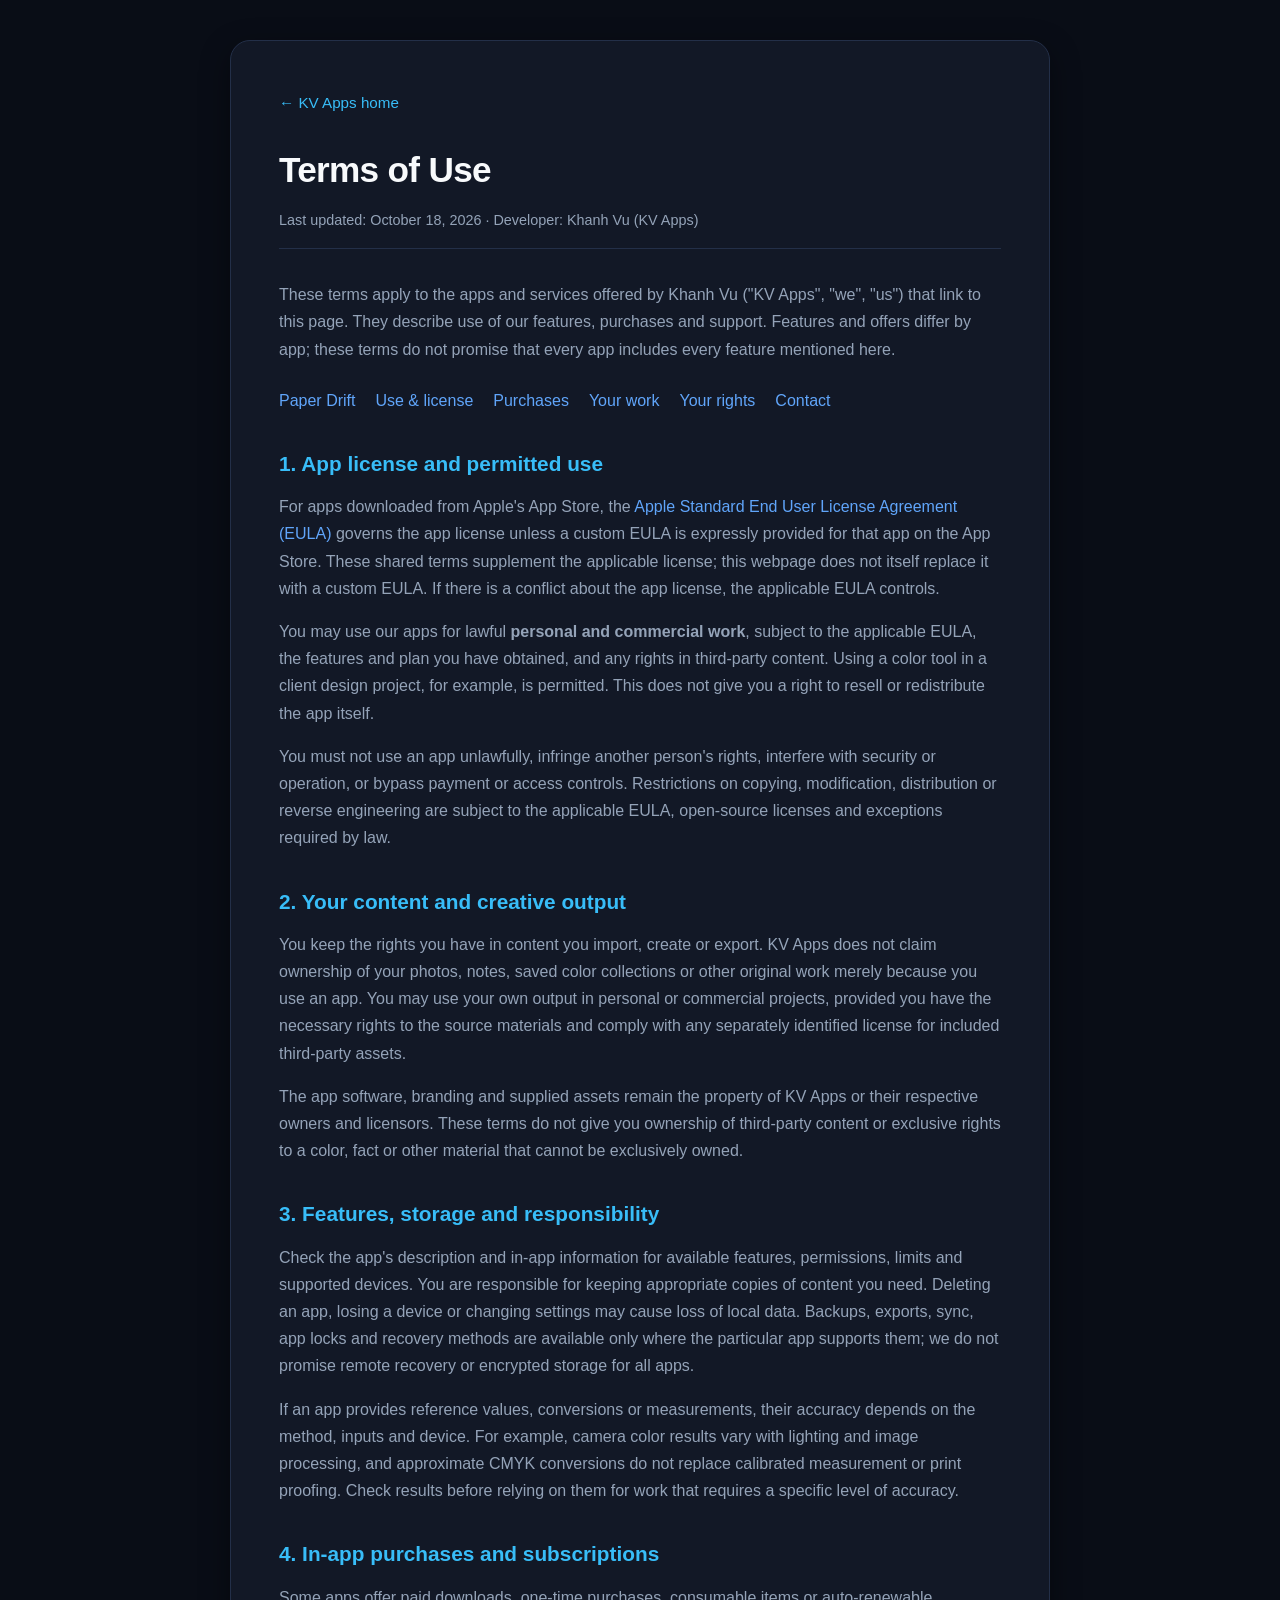
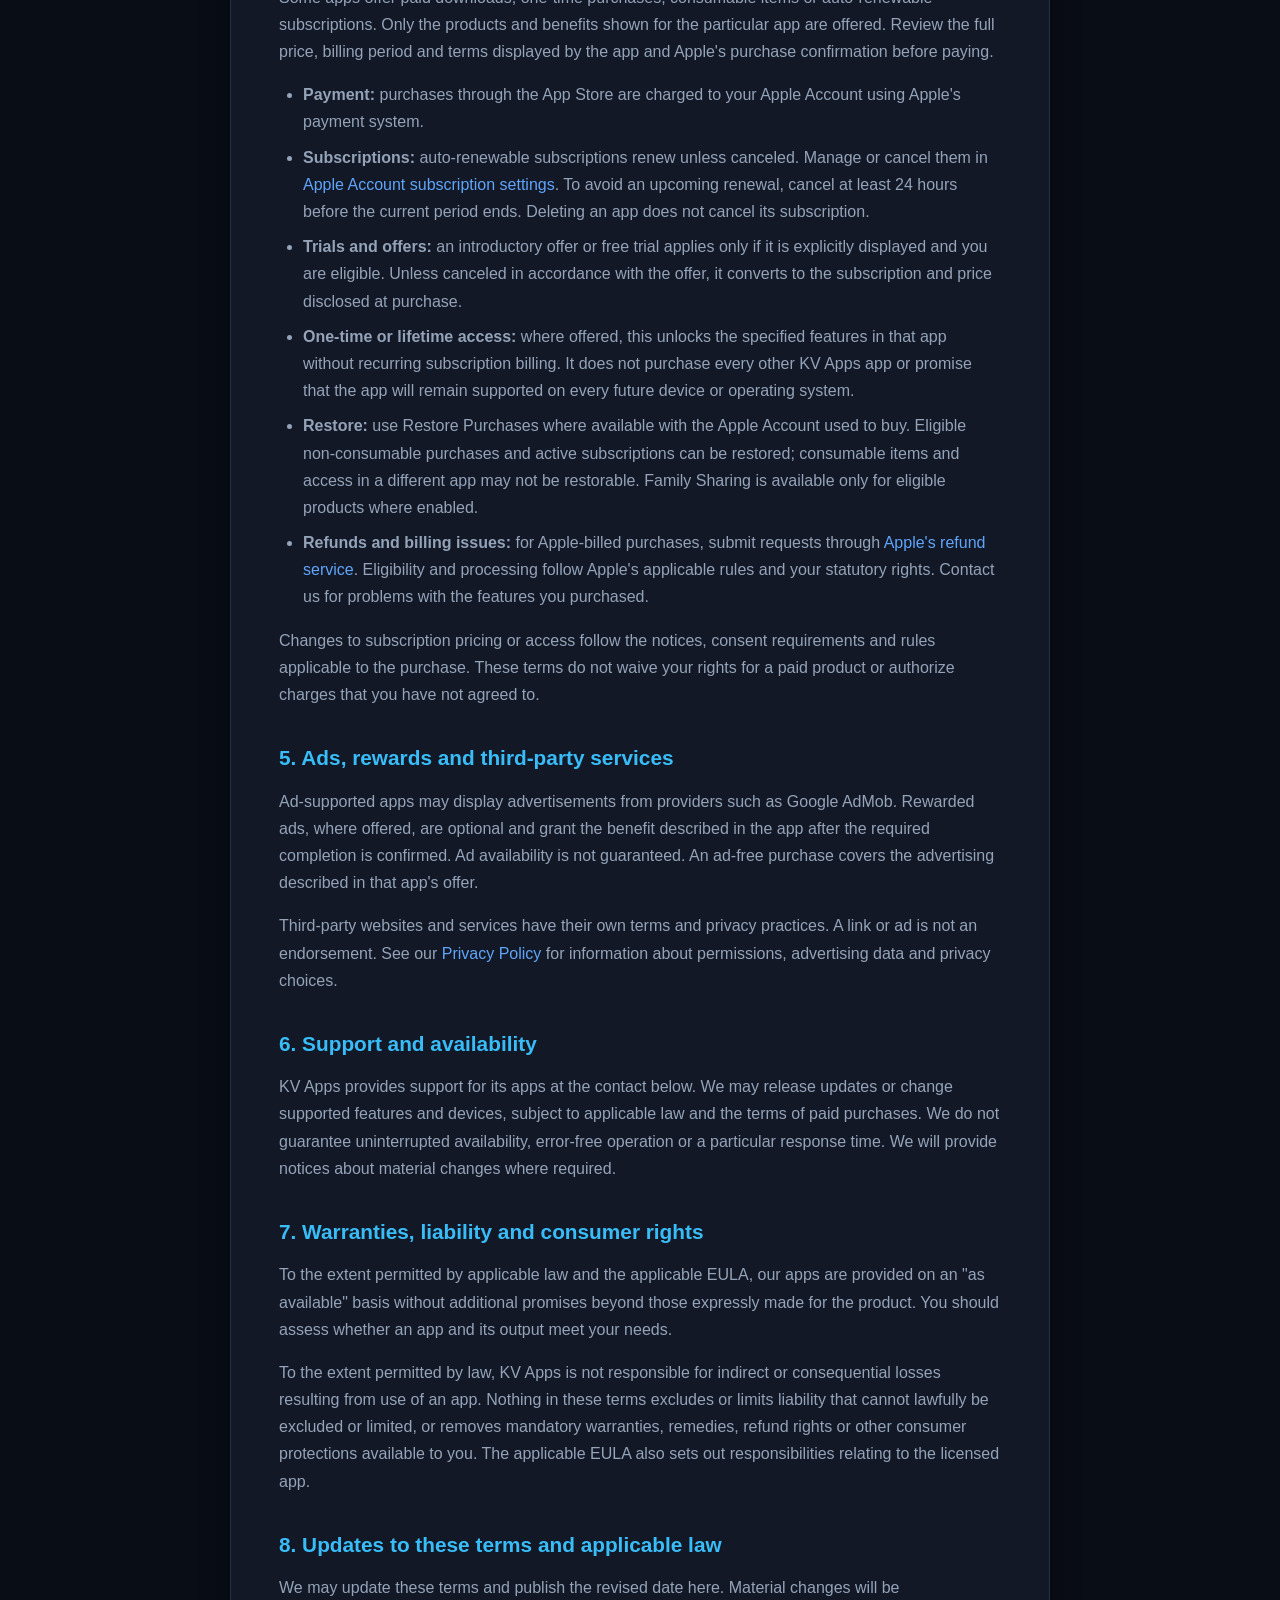
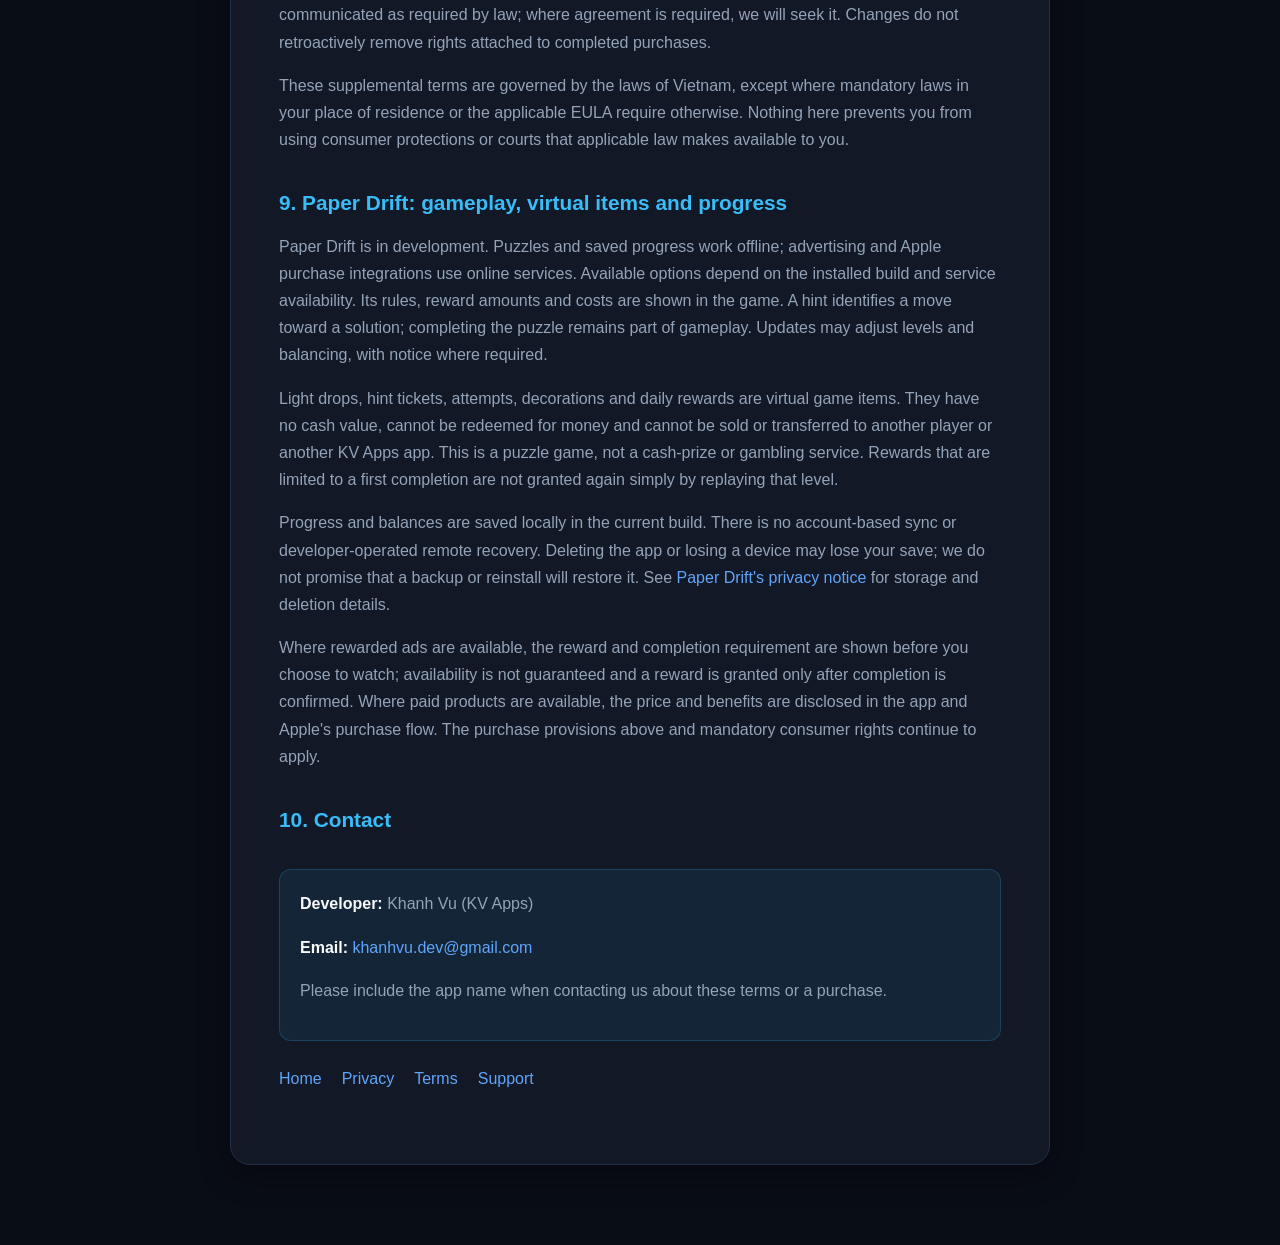
<file: terms.html>
<!DOCTYPE html>
<html lang="en">
<head>
    <meta charset="UTF-8">
    <meta name="viewport" content="width=device-width, initial-scale=1.0">
    <title>Terms of Use - KV Apps</title>
    <meta name="description" content="Shared terms for KV Apps, including personal and commercial use, purchases, subscriptions and support.">
    <style>
        :root {
            --bg: #090d16;
            --surface: #121826;
            --surface-border: #232f48;
            --text-primary: #f8fafc;
            --text-secondary: #94a3b8;
            --accent: #38bdf8;
            --link: #60a5fa;
        }

        * {
            box-sizing: border-box;
            margin: 0;
            padding: 0;
            font-family: -apple-system, BlinkMacSystemFont, "SF Pro Text", "Segoe UI", Roboto, sans-serif;
            -webkit-font-smoothing: antialiased;
        }

        body {
            background-color: var(--bg);
            color: var(--text-primary);
            line-height: 1.7;
            padding: 40px 20px 80px;
        }

        .container {
            max-width: 820px;
            margin: 0 auto;
            background: var(--surface);
            padding: 48px;
            border-radius: 20px;
            border: 1px solid var(--surface-border);
            box-shadow: 0 10px 30px rgba(0,0,0,0.4);
        }

        @media (max-width: 640px) {
            .container {
                padding: 24px;
            }
        }

        .back-link {
            display: inline-block;
            color: var(--accent);
            text-decoration: none;
            font-size: 0.95rem;
            margin-bottom: 24px;
            font-weight: 500;
        }

        .back-link:hover {
            text-decoration: underline;
        }

        h1 {
            font-size: 2.2rem;
            font-weight: 700;
            margin-bottom: 8px;
            letter-spacing: -0.02em;
        }

        .last-updated {
            color: var(--text-secondary);
            font-size: 0.9rem;
            margin-bottom: 32px;
            padding-bottom: 16px;
            border-bottom: 1px solid var(--surface-border);
        }

        h2 {
            font-size: 1.3rem;
            font-weight: 600;
            margin: 32px 0 12px;
            color: var(--accent);
        }

        p, ul {
            color: var(--text-secondary);
            margin-bottom: 16px;
            font-size: 1rem;
        }

        ul {
            padding-left: 24px;
        }

        li {
            margin-bottom: 8px;
        }

        a {
            color: var(--link);
            text-decoration: none;
        }

        a:hover {
            text-decoration: underline;
        }

        .contact-card {
            background: rgba(56, 189, 248, 0.08);
            border: 1px solid rgba(56, 189, 248, 0.2);
            padding: 20px;
            border-radius: 12px;
            margin-top: 32px;
        }

        .contact-card strong {
            color: var(--text-primary);
        }

        html { scroll-behavior: smooth; }
        body { overflow-wrap: anywhere; }
        .page-nav { display: flex; flex-wrap: wrap; gap: 12px 20px; margin: 24px 0; }
        a:focus-visible { outline: 2px solid var(--accent); outline-offset: 4px; border-radius: 3px; }
        h2[id] { scroll-margin-top: 24px; }
        @media (prefers-reduced-motion: reduce) { html { scroll-behavior: auto; } }
    </style>
    <link rel="icon" href="assets/kv-apps.svg" type="image/svg+xml">
</head>
<body>
    <main class="container">
        <a href="index.html" class="back-link">← KV Apps home</a>
        <h1>Terms of Use</h1>
        <p class="last-updated">Last updated: October 18, 2026 · Developer: Khanh Vu (KV Apps)</p>
        <p>These terms apply to the apps and services offered by Khanh Vu ("KV Apps", "we", "us") that link to this page. They describe use of our features, purchases and support. Features and offers differ by app; these terms do not promise that every app includes every feature mentioned here.</p>
        <nav class="page-nav" aria-label="Terms sections"><a href="#paper-drift">Paper Drift</a><a href="#license">Use &amp; license</a><a href="#purchases">Purchases</a><a href="#content">Your work</a><a href="#rights">Your rights</a><a href="#contact">Contact</a></nav>

        <h2 id="license">1. App license and permitted use</h2>
        <p>For apps downloaded from Apple's App Store, the <a href="https://www.apple.com/legal/internet-services/itunes/dev/stdeula/" target="_blank" rel="noopener noreferrer">Apple Standard End User License Agreement (EULA)</a> governs the app license unless a custom EULA is expressly provided for that app on the App Store. These shared terms supplement the applicable license; this webpage does not itself replace it with a custom EULA. If there is a conflict about the app license, the applicable EULA controls.</p>
        <p>You may use our apps for lawful <strong>personal and commercial work</strong>, subject to the applicable EULA, the features and plan you have obtained, and any rights in third-party content. Using a color tool in a client design project, for example, is permitted. This does not give you a right to resell or redistribute the app itself.</p>
        <p>You must not use an app unlawfully, infringe another person's rights, interfere with security or operation, or bypass payment or access controls. Restrictions on copying, modification, distribution or reverse engineering are subject to the applicable EULA, open-source licenses and exceptions required by law.</p>

        <h2 id="content">2. Your content and creative output</h2>
        <p>You keep the rights you have in content you import, create or export. KV Apps does not claim ownership of your photos, notes, saved color collections or other original work merely because you use an app. You may use your own output in personal or commercial projects, provided you have the necessary rights to the source materials and comply with any separately identified license for included third-party assets.</p>
        <p>The app software, branding and supplied assets remain the property of KV Apps or their respective owners and licensors. These terms do not give you ownership of third-party content or exclusive rights to a color, fact or other material that cannot be exclusively owned.</p>

        <h2 id="features">3. Features, storage and responsibility</h2>
        <p>Check the app's description and in-app information for available features, permissions, limits and supported devices. You are responsible for keeping appropriate copies of content you need. Deleting an app, losing a device or changing settings may cause loss of local data. Backups, exports, sync, app locks and recovery methods are available only where the particular app supports them; we do not promise remote recovery or encrypted storage for all apps.</p>
        <p>If an app provides reference values, conversions or measurements, their accuracy depends on the method, inputs and device. For example, camera color results vary with lighting and image processing, and approximate CMYK conversions do not replace calibrated measurement or print proofing. Check results before relying on them for work that requires a specific level of accuracy.</p>

        <h2 id="purchases">4. In-app purchases and subscriptions</h2>
        <p>Some apps offer paid downloads, one-time purchases, consumable items or auto-renewable subscriptions. Only the products and benefits shown for the particular app are offered. Review the full price, billing period and terms displayed by the app and Apple's purchase confirmation before paying.</p>
        <ul>
            <li><strong>Payment:</strong> purchases through the App Store are charged to your Apple Account using Apple's payment system.</li>
            <li><strong>Subscriptions:</strong> auto-renewable subscriptions renew unless canceled. Manage or cancel them in <a href="https://apps.apple.com/account/subscriptions" target="_blank" rel="noopener noreferrer">Apple Account subscription settings</a>. To avoid an upcoming renewal, cancel at least 24 hours before the current period ends. Deleting an app does not cancel its subscription.</li>
            <li><strong>Trials and offers:</strong> an introductory offer or free trial applies only if it is explicitly displayed and you are eligible. Unless canceled in accordance with the offer, it converts to the subscription and price disclosed at purchase.</li>
            <li><strong>One-time or lifetime access:</strong> where offered, this unlocks the specified features in that app without recurring subscription billing. It does not purchase every other KV Apps app or promise that the app will remain supported on every future device or operating system.</li>
            <li><strong>Restore:</strong> use Restore Purchases where available with the Apple Account used to buy. Eligible non-consumable purchases and active subscriptions can be restored; consumable items and access in a different app may not be restorable. Family Sharing is available only for eligible products where enabled.</li>
            <li><strong>Refunds and billing issues:</strong> for Apple-billed purchases, submit requests through <a href="https://reportaproblem.apple.com/" target="_blank" rel="noopener noreferrer">Apple's refund service</a>. Eligibility and processing follow Apple's applicable rules and your statutory rights. Contact us for problems with the features you purchased.</li>
        </ul>
        <p>Changes to subscription pricing or access follow the notices, consent requirements and rules applicable to the purchase. These terms do not waive your rights for a paid product or authorize charges that you have not agreed to.</p>

        <h2 id="ads">5. Ads, rewards and third-party services</h2>
        <p>Ad-supported apps may display advertisements from providers such as Google AdMob. Rewarded ads, where offered, are optional and grant the benefit described in the app after the required completion is confirmed. Ad availability is not guaranteed. An ad-free purchase covers the advertising described in that app's offer.</p>
        <p>Third-party websites and services have their own terms and privacy practices. A link or ad is not an endorsement. See our <a href="privacy.html">Privacy Policy</a> for information about permissions, advertising data and privacy choices.</p>

        <h2 id="support">6. Support and availability</h2>
        <p>KV Apps provides support for its apps at the contact below. We may release updates or change supported features and devices, subject to applicable law and the terms of paid purchases. We do not guarantee uninterrupted availability, error-free operation or a particular response time. We will provide notices about material changes where required.</p>

        <h2 id="rights">7. Warranties, liability and consumer rights</h2>
        <p>To the extent permitted by applicable law and the applicable EULA, our apps are provided on an "as available" basis without additional promises beyond those expressly made for the product. You should assess whether an app and its output meet your needs.</p>
        <p>To the extent permitted by law, KV Apps is not responsible for indirect or consequential losses resulting from use of an app. Nothing in these terms excludes or limits liability that cannot lawfully be excluded or limited, or removes mandatory warranties, remedies, refund rights or other consumer protections available to you. The applicable EULA also sets out responsibilities relating to the licensed app.</p>

        <h2 id="changes">8. Updates to these terms and applicable law</h2>
        <p>We may update these terms and publish the revised date here. Material changes will be communicated as required by law; where agreement is required, we will seek it. Changes do not retroactively remove rights attached to completed purchases.</p>
        <p>These supplemental terms are governed by the laws of Vietnam, except where mandatory laws in your place of residence or the applicable EULA require otherwise. Nothing here prevents you from using consumer protections or courts that applicable law makes available to you.</p>

        <h2 id="paper-drift">9. Paper Drift: gameplay, virtual items and progress</h2>
        <p>Paper Drift is in development. Puzzles and saved progress work offline; advertising and Apple purchase integrations use online services. Available options depend on the installed build and service availability. Its rules, reward amounts and costs are shown in the game. A hint identifies a move toward a solution; completing the puzzle remains part of gameplay. Updates may adjust levels and balancing, with notice where required.</p>
        <p>Light drops, hint tickets, attempts, decorations and daily rewards are virtual game items. They have no cash value, cannot be redeemed for money and cannot be sold or transferred to another player or another KV Apps app. This is a puzzle game, not a cash-prize or gambling service. Rewards that are limited to a first completion are not granted again simply by replaying that level.</p>
        <p>Progress and balances are saved locally in the current build. There is no account-based sync or developer-operated remote recovery. Deleting the app or losing a device may lose your save; we do not promise that a backup or reinstall will restore it. See <a href="privacy.html#paper-drift">Paper Drift's privacy notice</a> for storage and deletion details.</p>
        <p>Where rewarded ads are available, the reward and completion requirement are shown before you choose to watch; availability is not guaranteed and a reward is granted only after completion is confirmed. Where paid products are available, the price and benefits are disclosed in the app and Apple's purchase flow. The purchase provisions above and mandatory consumer rights continue to apply.</p>

        <h2 id="contact">10. Contact</h2>
        <div class="contact-card">
            <p><strong>Developer:</strong> Khanh Vu (KV Apps)</p>
            <p><strong>Email:</strong> <a href="mailto:khanhvu.dev@gmail.com">khanhvu.dev@gmail.com</a></p>
            <p>Please include the app name when contacting us about these terms or a purchase.</p>
        </div>

        <nav class="page-nav" aria-label="KV Apps pages"><a href="index.html">Home</a><a href="privacy.html">Privacy</a><a href="terms.html">Terms</a><a href="support.html">Support</a></nav>
    </main>
</body>
</html>
</file>
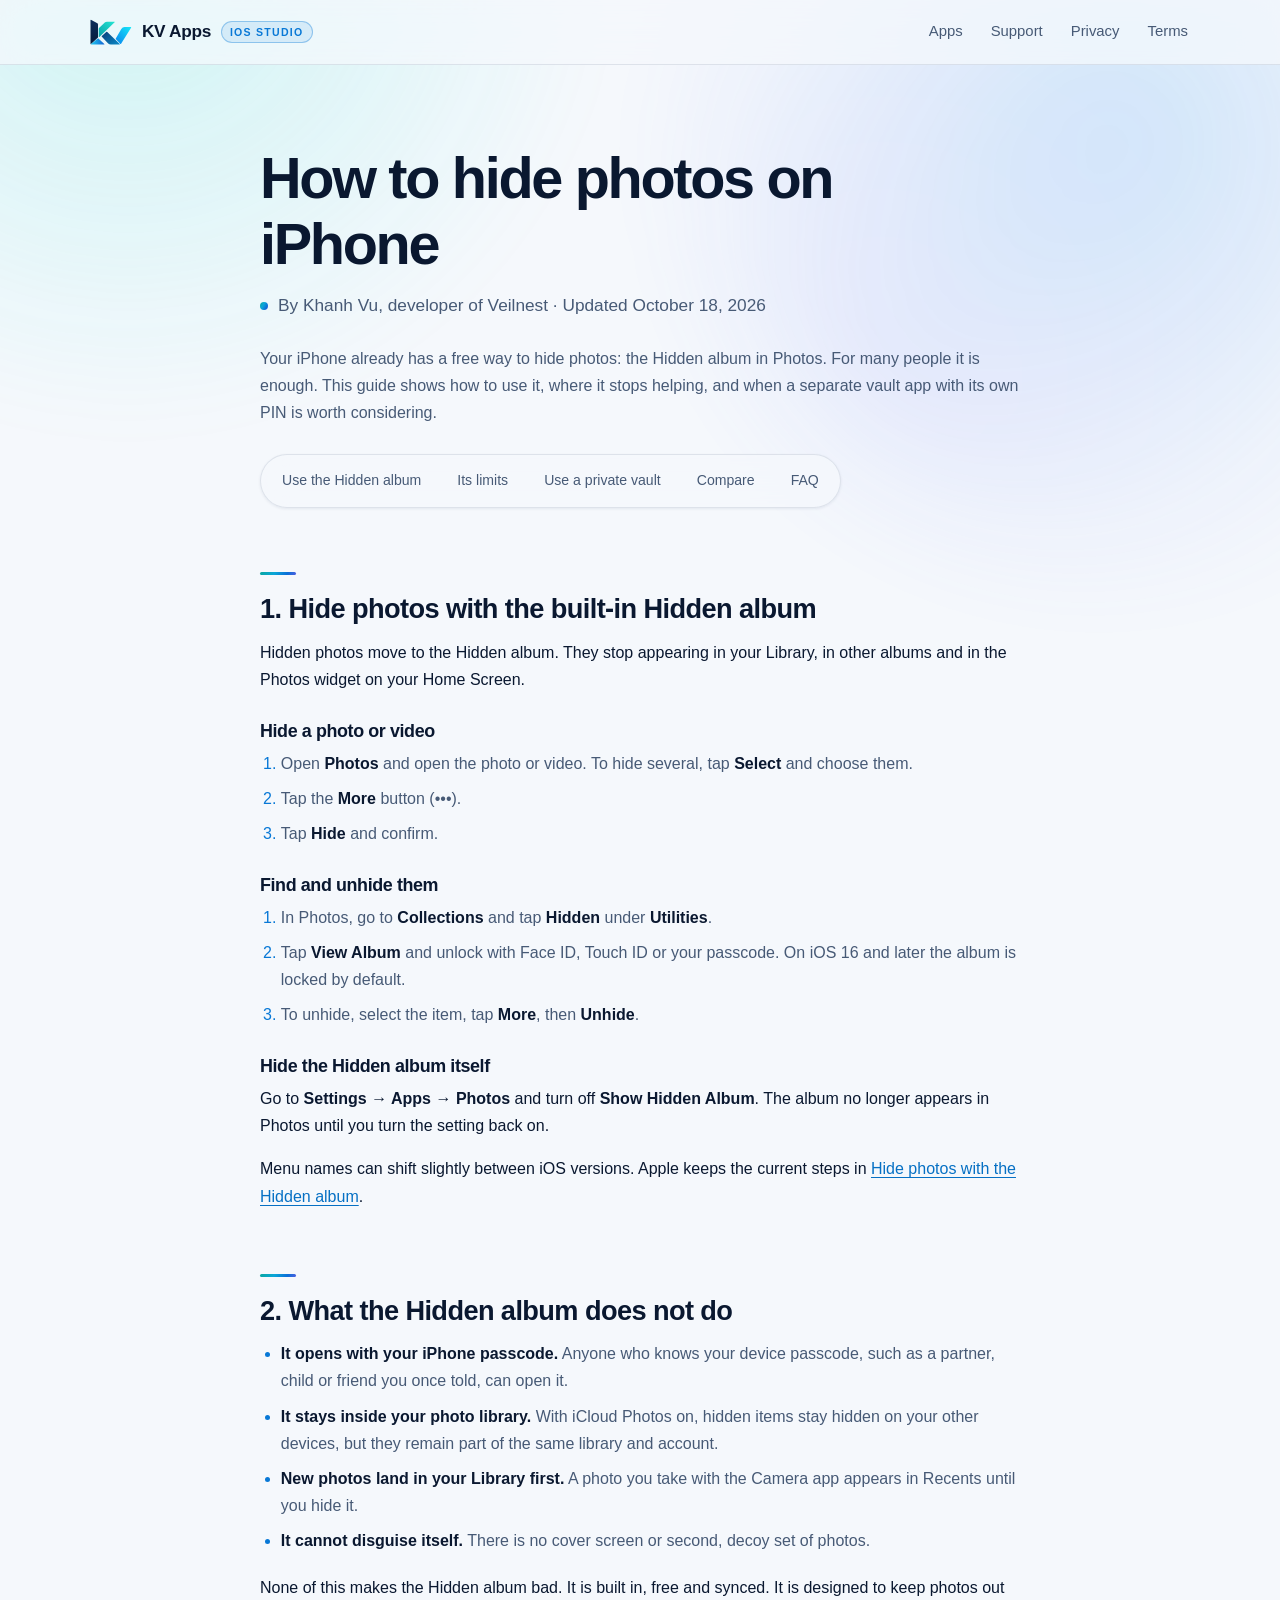
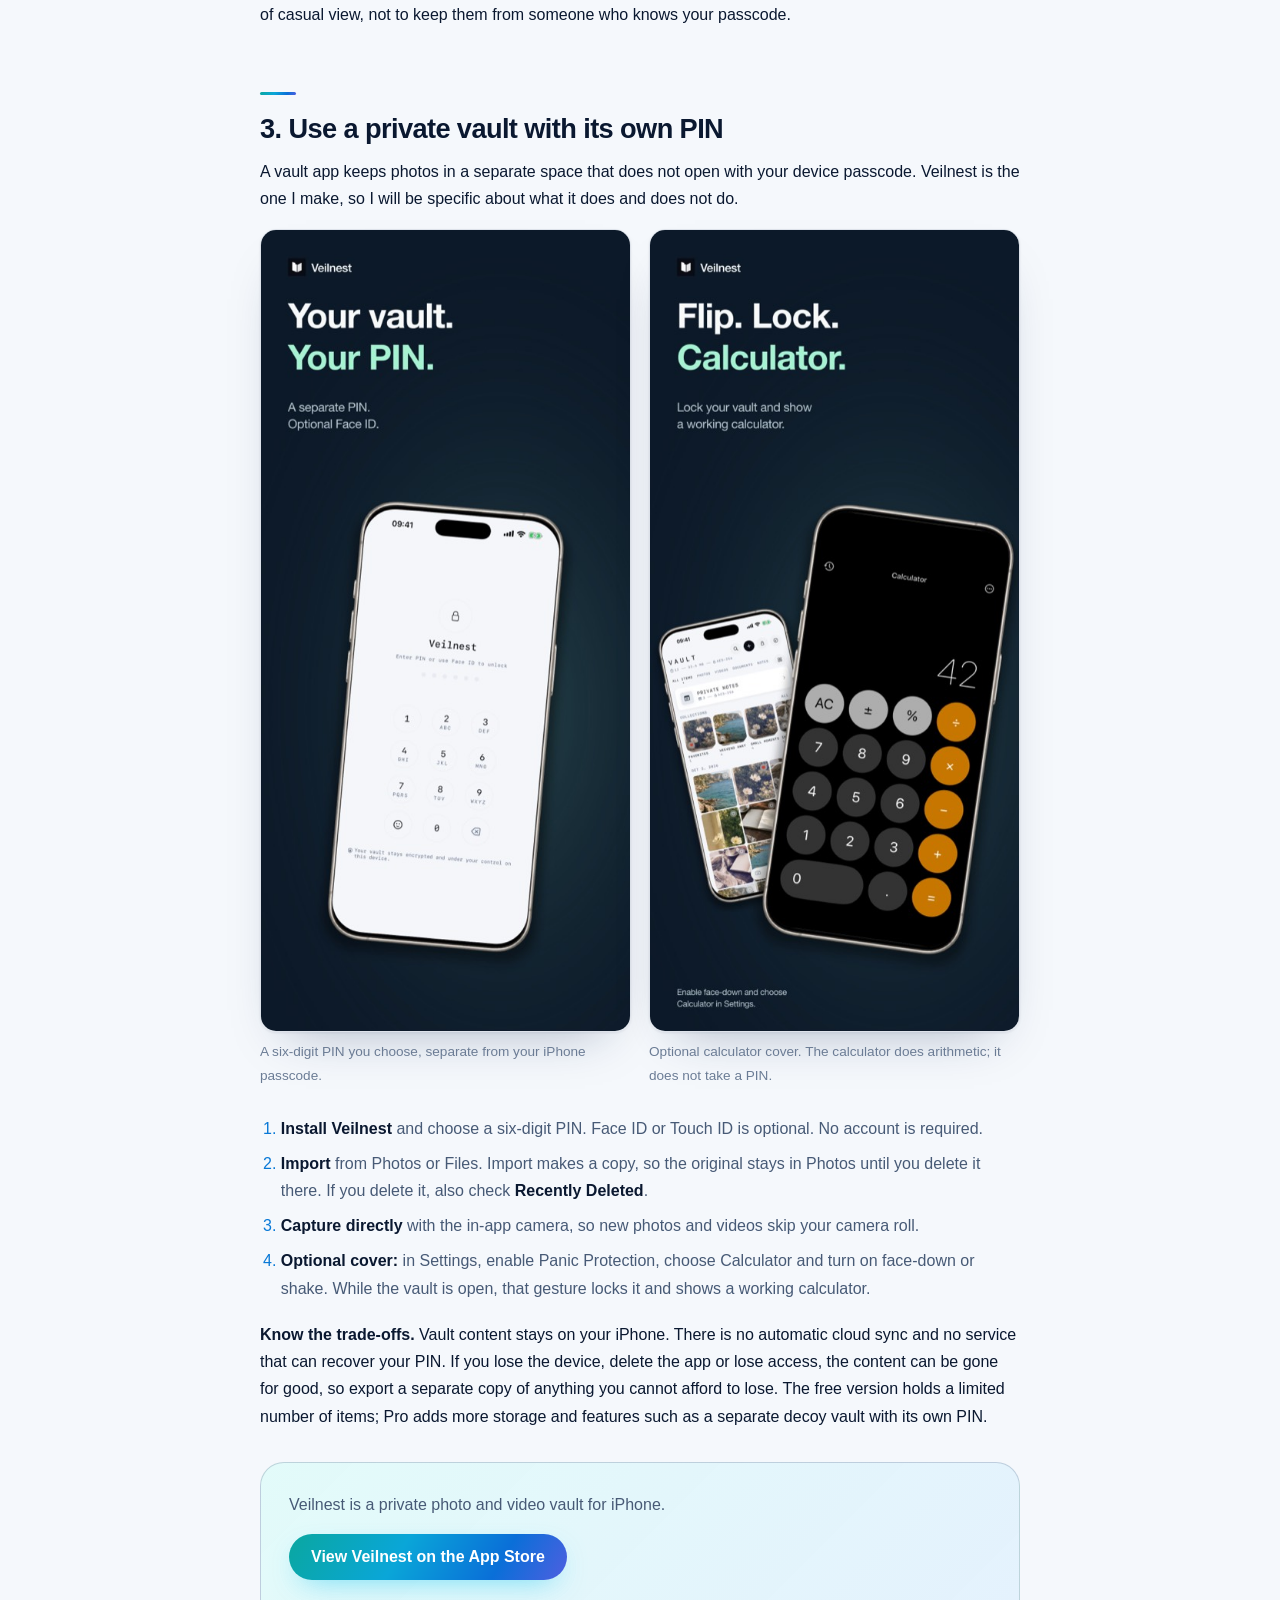
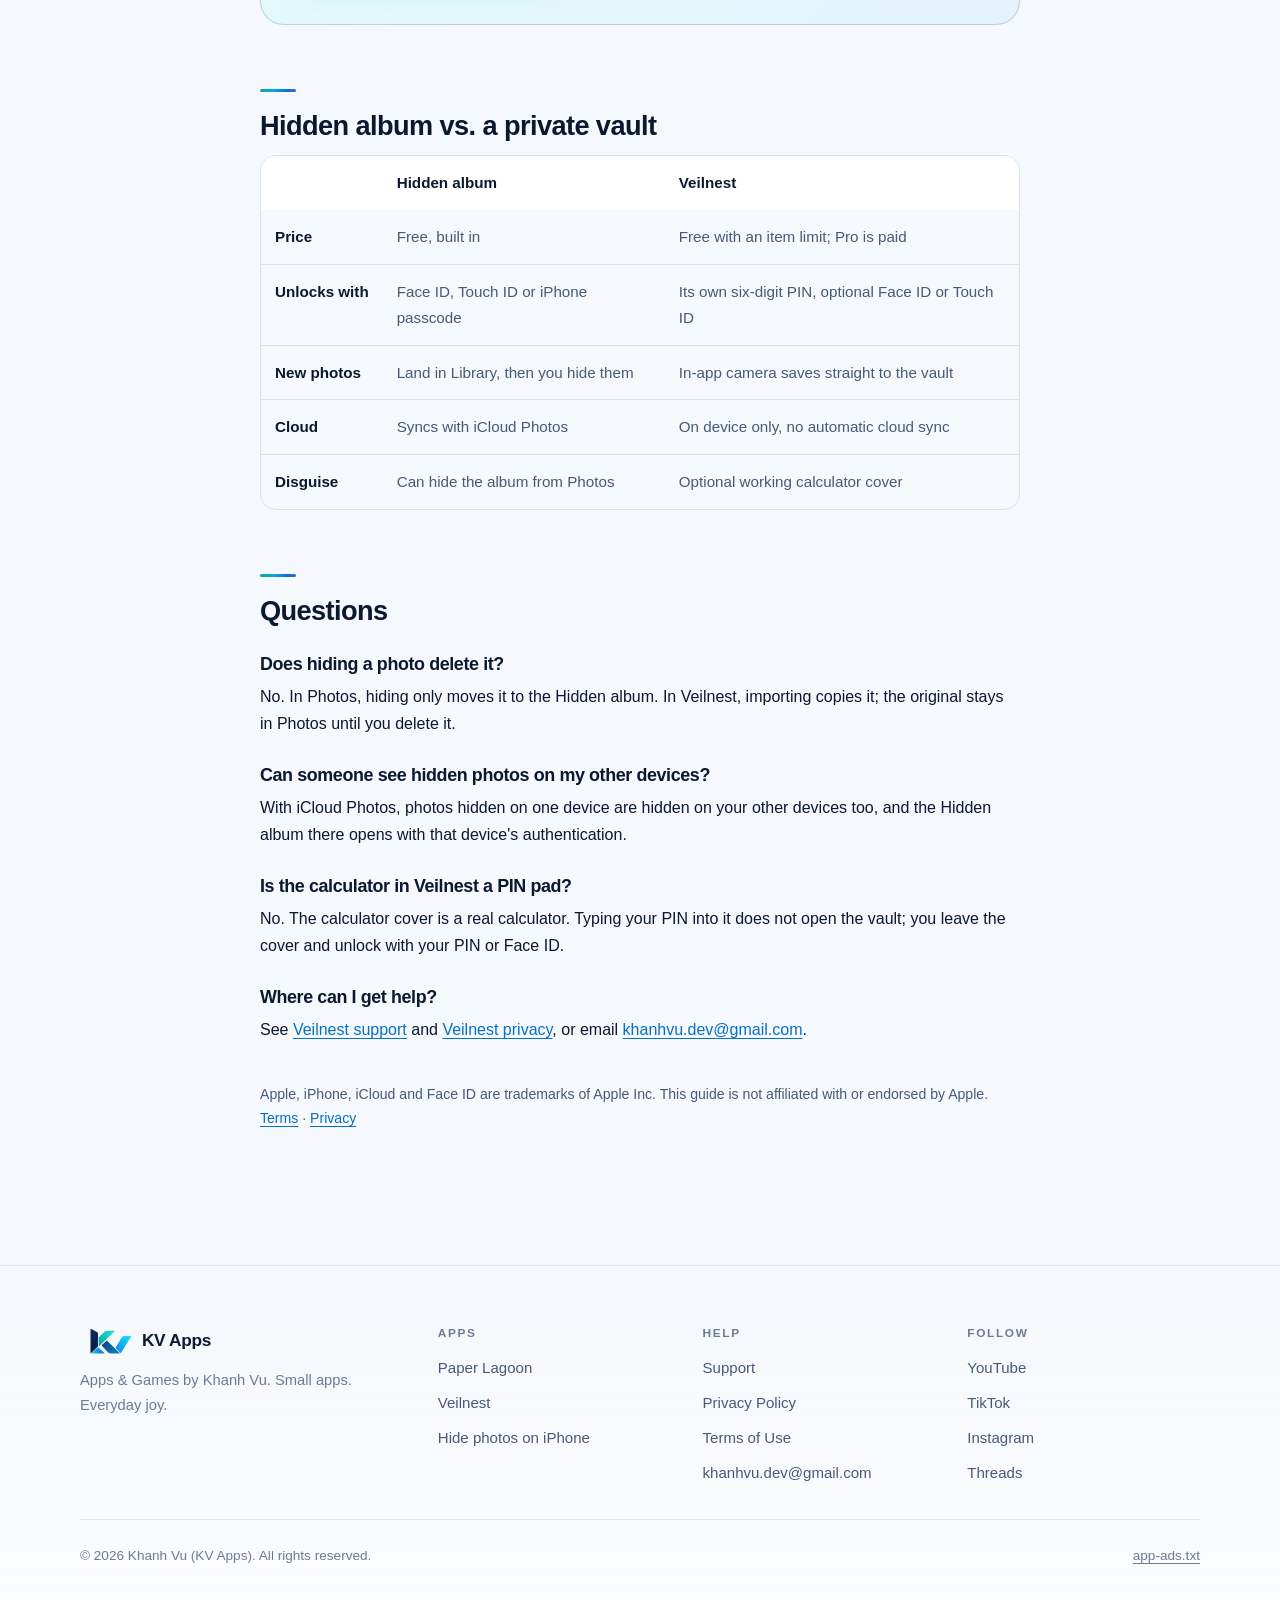
<file: website/how-to-hide-photos-iphone.html>
<!DOCTYPE html>
<html lang="en">
<head>
    <meta charset="UTF-8">
    <meta name="viewport" content="width=device-width, initial-scale=1.0">
    <title>How to Hide Photos on iPhone: Hidden Album and a Private Vault — KV Apps</title>
    <meta name="description" content="Step-by-step: hide photos on iPhone with the built-in Hidden album, what its limits are, and when a separate photo vault with its own PIN makes sense.">
    <meta property="og:image" content="https://khanhvu-ops.github.io/assets/kv-apps-avatar.png">
    <meta property="og:image:width" content="1024">
    <meta property="og:image:height" content="1024">
    <meta property="og:image:alt" content="KV Apps — independent apps and games by Khanh Vu">
    <meta name="twitter:card" content="summary">
    <link rel="canonical" href="https://khanhvu-ops.github.io/how-to-hide-photos-iphone.html">
    <meta property="og:title" content="How to hide photos on iPhone">
    <meta property="og:description" content="Use the built-in Hidden album, understand its limits, and decide whether you need a separate vault.">
    <meta property="og:type" content="article">
    <meta property="og:url" content="https://khanhvu-ops.github.io/how-to-hide-photos-iphone.html">
    <script type="application/ld+json">
    {
        "@context": "https://schema.org",
        "@type": "Article",
        "headline": "How to hide photos on iPhone: the Hidden album and a private vault",
        "datePublished": "2026-10-18",
        "dateModified": "2026-10-18",
        "author": {"@type": "Person", "name": "Khanh Vu"},
        "publisher": {"@type": "Organization", "name": "KV Apps", "url": "https://khanhvu-ops.github.io/"},
        "mainEntityOfPage": "https://khanhvu-ops.github.io/how-to-hide-photos-iphone.html"
    }
    </script>
    <meta name="theme-color" content="#040915" media="(prefers-color-scheme: dark)">
    <meta name="theme-color" content="#f5f8fc" media="(prefers-color-scheme: light)">
    <link rel="stylesheet" href="assets/site.css?v=20261117-featured">
    <link rel="icon" href="assets/kv-apps.svg" type="image/svg+xml">
    <link rel="apple-touch-icon" href="assets/kv-apps-avatar.png">
</head>
<body>
    <a class="skip" href="#main">Skip to content</a>
    <div class="aurora" aria-hidden="true"></div>
    <header class="site-header">
        <div class="wrap">
            <a class="brand" href="index.html" aria-label="KV Apps home">
                <picture><source srcset="assets/kv-mark-on-light.svg" media="(prefers-color-scheme: light)"><img src="assets/kv-mark.svg" width="42" height="26" alt=""></picture>
                <span>KV Apps</span><small>iOS Studio</small>
            </a>
            <nav class="site-nav" aria-label="Main navigation"><a href="index.html#apps">Apps</a><a href="support.html">Support</a><a href="privacy.html">Privacy</a><a href="terms.html">Terms</a></nav>
        </div>
    </header>
    <main class="doc" id="main">
        <div class="container">
        <h1>How to hide photos on iPhone</h1>
        <p class="meta">By Khanh Vu, developer of Veilnest · Updated October 18, 2026</p>
        <p class="intro">Your iPhone already has a free way to hide photos: the Hidden album in Photos. For many people it is enough. This guide shows how to use it, where it stops helping, and when a separate vault app with its own PIN is worth considering.</p>
        <nav class="page-nav" aria-label="On this page"><a href="#hidden-album">Use the Hidden album</a><a href="#limits">Its limits</a><a href="#vault">Use a private vault</a><a href="#compare">Compare</a><a href="#faq">FAQ</a></nav>

        <section aria-labelledby="hidden-album">
            <h2 id="hidden-album">1. Hide photos with the built-in Hidden album</h2>
            <p>Hidden photos move to the Hidden album. They stop appearing in your Library, in other albums and in the Photos widget on your Home Screen.</p>
            <h3>Hide a photo or video</h3>
            <ol>
                <li>Open <strong>Photos</strong> and open the photo or video. To hide several, tap <strong>Select</strong> and choose them.</li>
                <li>Tap the <strong>More</strong> button (•••).</li>
                <li>Tap <strong>Hide</strong> and confirm.</li>
            </ol>
            <h3>Find and unhide them</h3>
            <ol>
                <li>In Photos, go to <strong>Collections</strong> and tap <strong>Hidden</strong> under <strong>Utilities</strong>.</li>
                <li>Tap <strong>View Album</strong> and unlock with Face ID, Touch ID or your passcode. On iOS 16 and later the album is locked by default.</li>
                <li>To unhide, select the item, tap <strong>More</strong>, then <strong>Unhide</strong>.</li>
            </ol>
            <h3>Hide the Hidden album itself</h3>
            <p>Go to <strong>Settings → Apps → Photos</strong> and turn off <strong>Show Hidden Album</strong>. The album no longer appears in Photos until you turn the setting back on.</p>
            <p>Menu names can shift slightly between iOS versions. Apple keeps the current steps in <a href="https://support.apple.com/en-us/104987" rel="noopener noreferrer">Hide photos with the Hidden album</a>.</p>
        </section>

        <section aria-labelledby="limits">
            <h2 id="limits">2. What the Hidden album does not do</h2>
            <ul>
                <li><strong>It opens with your iPhone passcode.</strong> Anyone who knows your device passcode, such as a partner, child or friend you once told, can open it.</li>
                <li><strong>It stays inside your photo library.</strong> With iCloud Photos on, hidden items stay hidden on your other devices, but they remain part of the same library and account.</li>
                <li><strong>New photos land in your Library first.</strong> A photo you take with the Camera app appears in Recents until you hide it.</li>
                <li><strong>It cannot disguise itself.</strong> There is no cover screen or second, decoy set of photos.</li>
            </ul>
            <p>None of this makes the Hidden album bad. It is built in, free and synced. It is designed to keep photos out of casual view, not to keep them from someone who knows your passcode.</p>
        </section>

        <section aria-labelledby="vault">
            <h2 id="vault">3. Use a private vault with its own PIN</h2>
            <p>A vault app keeps photos in a separate space that does not open with your device passcode. Veilnest is the one I make, so I will be specific about what it does and does not do.</p>
            <div class="shots">
                <figure>
                    <img src="assets/veilnest/02-your-pin.jpg" width="480" height="1043" alt="Veilnest unlock screen asking for a six-digit PIN or Face ID" loading="lazy">
                    <figcaption>A six-digit PIN you choose, separate from your iPhone passcode.</figcaption>
                </figure>
                <figure>
                    <img src="assets/veilnest/03-calculator-cover.jpg" width="480" height="1043" alt="Veilnest calculator cover showing a working calculator in front of a locked vault" loading="lazy">
                    <figcaption>Optional calculator cover. The calculator does arithmetic; it does not take a PIN.</figcaption>
                </figure>
            </div>
            <ol>
                <li><strong>Install Veilnest</strong> and choose a six-digit PIN. Face ID or Touch ID is optional. No account is required.</li>
                <li><strong>Import</strong> from Photos or Files. Import makes a copy, so the original stays in Photos until you delete it there. If you delete it, also check <strong>Recently Deleted</strong>.</li>
                <li><strong>Capture directly</strong> with the in-app camera, so new photos and videos skip your camera roll.</li>
                <li><strong>Optional cover:</strong> in Settings, enable Panic Protection, choose Calculator and turn on face-down or shake. While the vault is open, that gesture locks it and shows a working calculator.</li>
            </ol>
            <p><strong>Know the trade-offs.</strong> Vault content stays on your iPhone. There is no automatic cloud sync and no service that can recover your PIN. If you lose the device, delete the app or lose access, the content can be gone for good, so export a separate copy of anything you cannot afford to lose. The free version holds a limited number of items; Pro adds more storage and features such as a separate decoy vault with its own PIN.</p>
            <div class="cta-box">
                <p>Veilnest is a private photo and video vault for iPhone.</p>
                <p><a class="button" href="https://apps.apple.com/app/id6813747332">View Veilnest on the App Store</a></p>
            </div>
        </section>

        <section aria-labelledby="compare">
            <h2 id="compare">Hidden album vs. a private vault</h2>
            <table class="compare">
                <thead>
                    <tr><th scope="col"></th><th scope="col">Hidden album</th><th scope="col">Veilnest</th></tr>
                </thead>
                <tbody>
                    <tr><th scope="row">Price</th><td>Free, built in</td><td>Free with an item limit; Pro is paid</td></tr>
                    <tr><th scope="row">Unlocks with</th><td>Face ID, Touch ID or iPhone passcode</td><td>Its own six-digit PIN, optional Face ID or Touch ID</td></tr>
                    <tr><th scope="row">New photos</th><td>Land in Library, then you hide them</td><td>In-app camera saves straight to the vault</td></tr>
                    <tr><th scope="row">Cloud</th><td>Syncs with iCloud Photos</td><td>On device only, no automatic cloud sync</td></tr>
                    <tr><th scope="row">Disguise</th><td>Can hide the album from Photos</td><td>Optional working calculator cover</td></tr>
                </tbody>
            </table>
        </section>

        <section aria-labelledby="faq">
            <h2 id="faq">Questions</h2>
            <h3>Does hiding a photo delete it?</h3>
            <p>No. In Photos, hiding only moves it to the Hidden album. In Veilnest, importing copies it; the original stays in Photos until you delete it.</p>
            <h3>Can someone see hidden photos on my other devices?</h3>
            <p>With iCloud Photos, photos hidden on one device are hidden on your other devices too, and the Hidden album there opens with that device's authentication.</p>
            <h3>Is the calculator in Veilnest a PIN pad?</h3>
            <p>No. The calculator cover is a real calculator. Typing your PIN into it does not open the vault; you leave the cover and unlock with your PIN or Face ID.</p>
            <h3>Where can I get help?</h3>
            <p>See <a href="support.html#veilnest">Veilnest support</a> and <a href="privacy.html#veilnest">Veilnest privacy</a>, or email <a href="mailto:khanhvu.dev@gmail.com?subject=Veilnest">khanhvu.dev@gmail.com</a>.</p>
        </section>

        <p class="footer-note">Apple, iPhone, iCloud and Face ID are trademarks of Apple Inc. This guide is not affiliated with or endorsed by Apple. <a href="terms.html">Terms</a> · <a href="privacy.html">Privacy</a></p>
        </div>
    </main>
    <footer class="site-footer">
        <div class="wrap">
            <div class="about">
                <a class="brand" href="index.html"><picture><source srcset="assets/kv-mark-on-light.svg" media="(prefers-color-scheme: light)"><img src="assets/kv-mark.svg" width="42" height="26" alt=""></picture><span>KV Apps</span></a>
                <p>Apps &amp; Games by Khanh Vu. Small apps. Everyday joy.</p>
            </div>
            <div>
                <h2>Apps</h2>
                <ul>
                    <li><a href="paper-drift.html">Paper Lagoon</a></li>
                    <li><a href="https://apps.apple.com/app/id6813747332">Veilnest</a></li>
                    <li><a href="how-to-hide-photos-iphone.html">Hide photos on iPhone</a></li>
                </ul>
            </div>
            <div>
                <h2>Help</h2>
                <ul>
                    <li><a href="support.html">Support</a></li>
                    <li><a href="privacy.html">Privacy Policy</a></li>
                    <li><a href="terms.html">Terms of Use</a></li>
                    <li><a href="mailto:khanhvu.dev@gmail.com">khanhvu.dev@gmail.com</a></li>
                </ul>
            </div>
            <div>
                <h2>Follow</h2>
                <ul>
                    <li><a href="https://www.youtube.com/@khanhvuapps">YouTube</a></li>
                    <li><a href="https://www.tiktok.com/@khanhvuapps">TikTok</a></li>
                    <li><a href="https://www.instagram.com/khanhvuapps/">Instagram</a></li>
                    <li><a href="https://www.threads.com/@khanhvuapps">Threads</a></li>
                </ul>
            </div>
            <div class="legal"><span>© 2026 Khanh Vu (KV Apps). All rights reserved.</span><a href="app-ads.txt">app-ads.txt</a></div>
        </div>
    </footer>
</body>
</html>
</file>
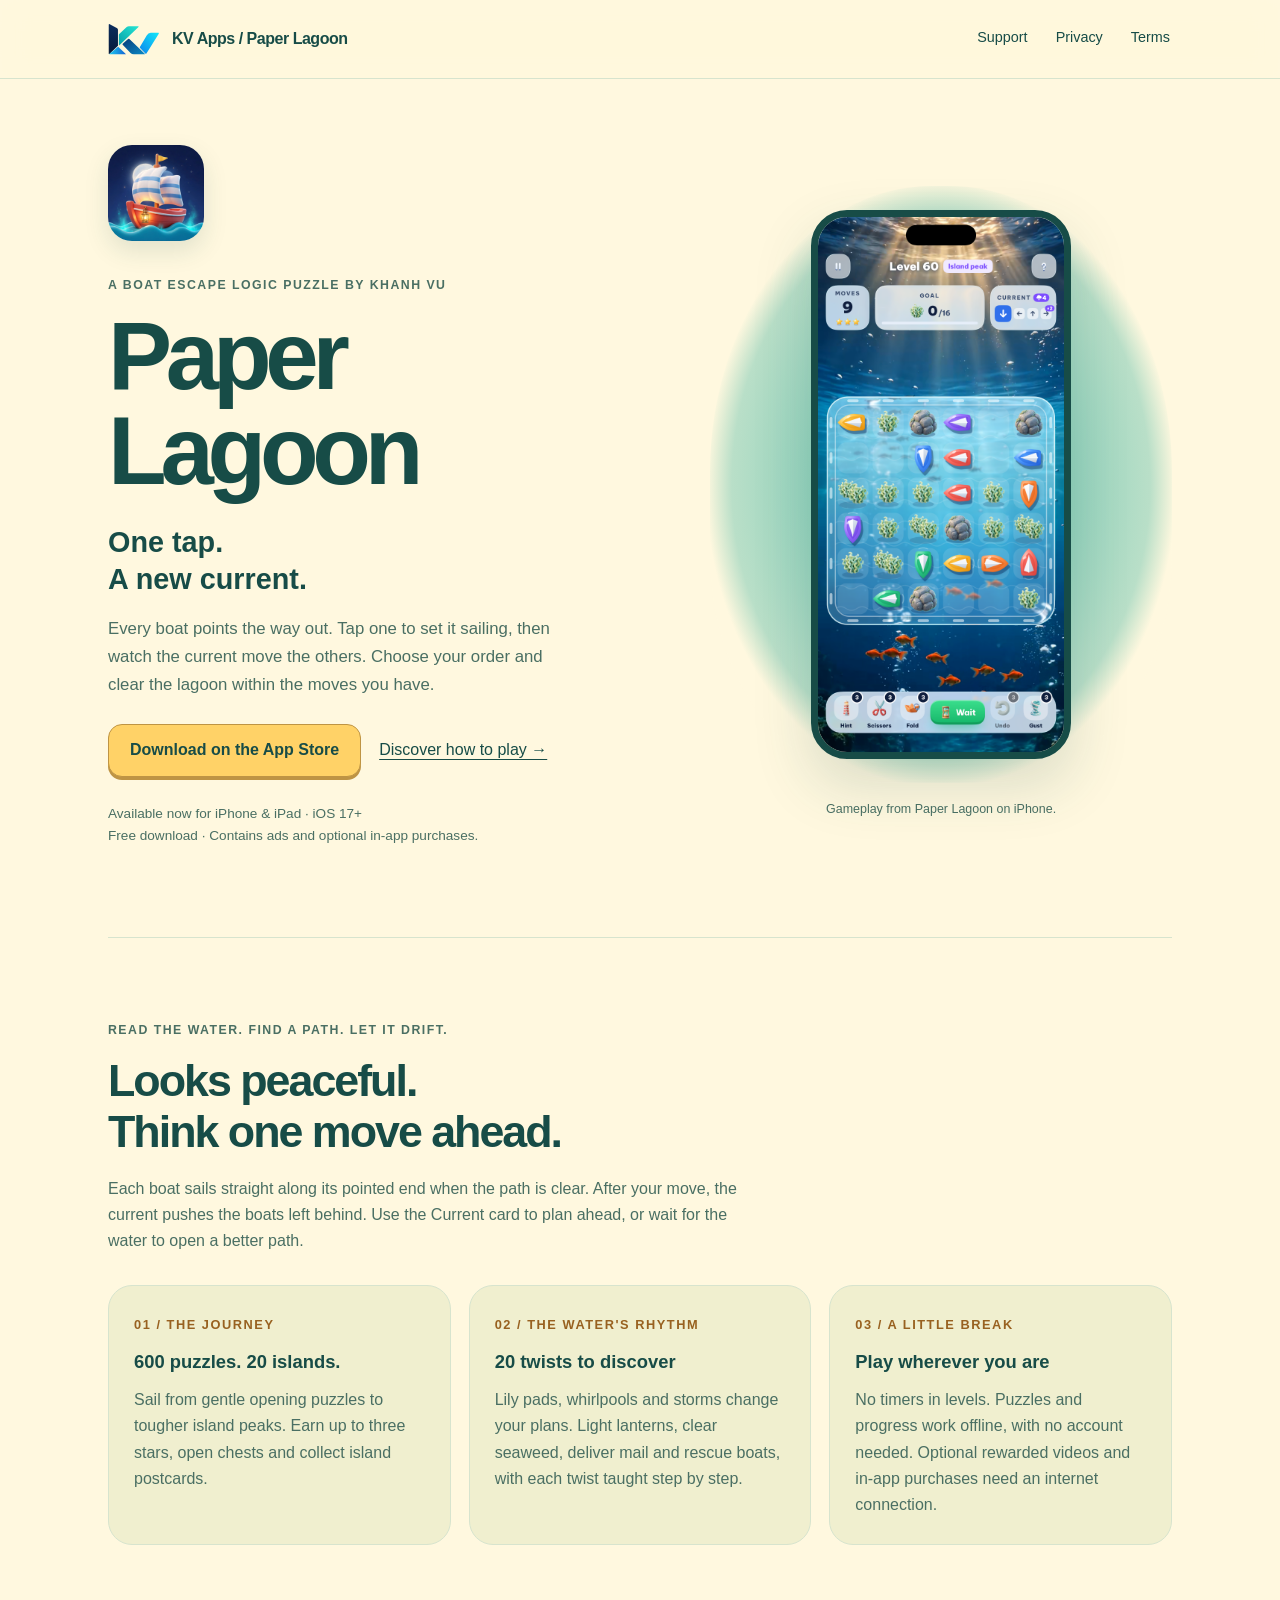
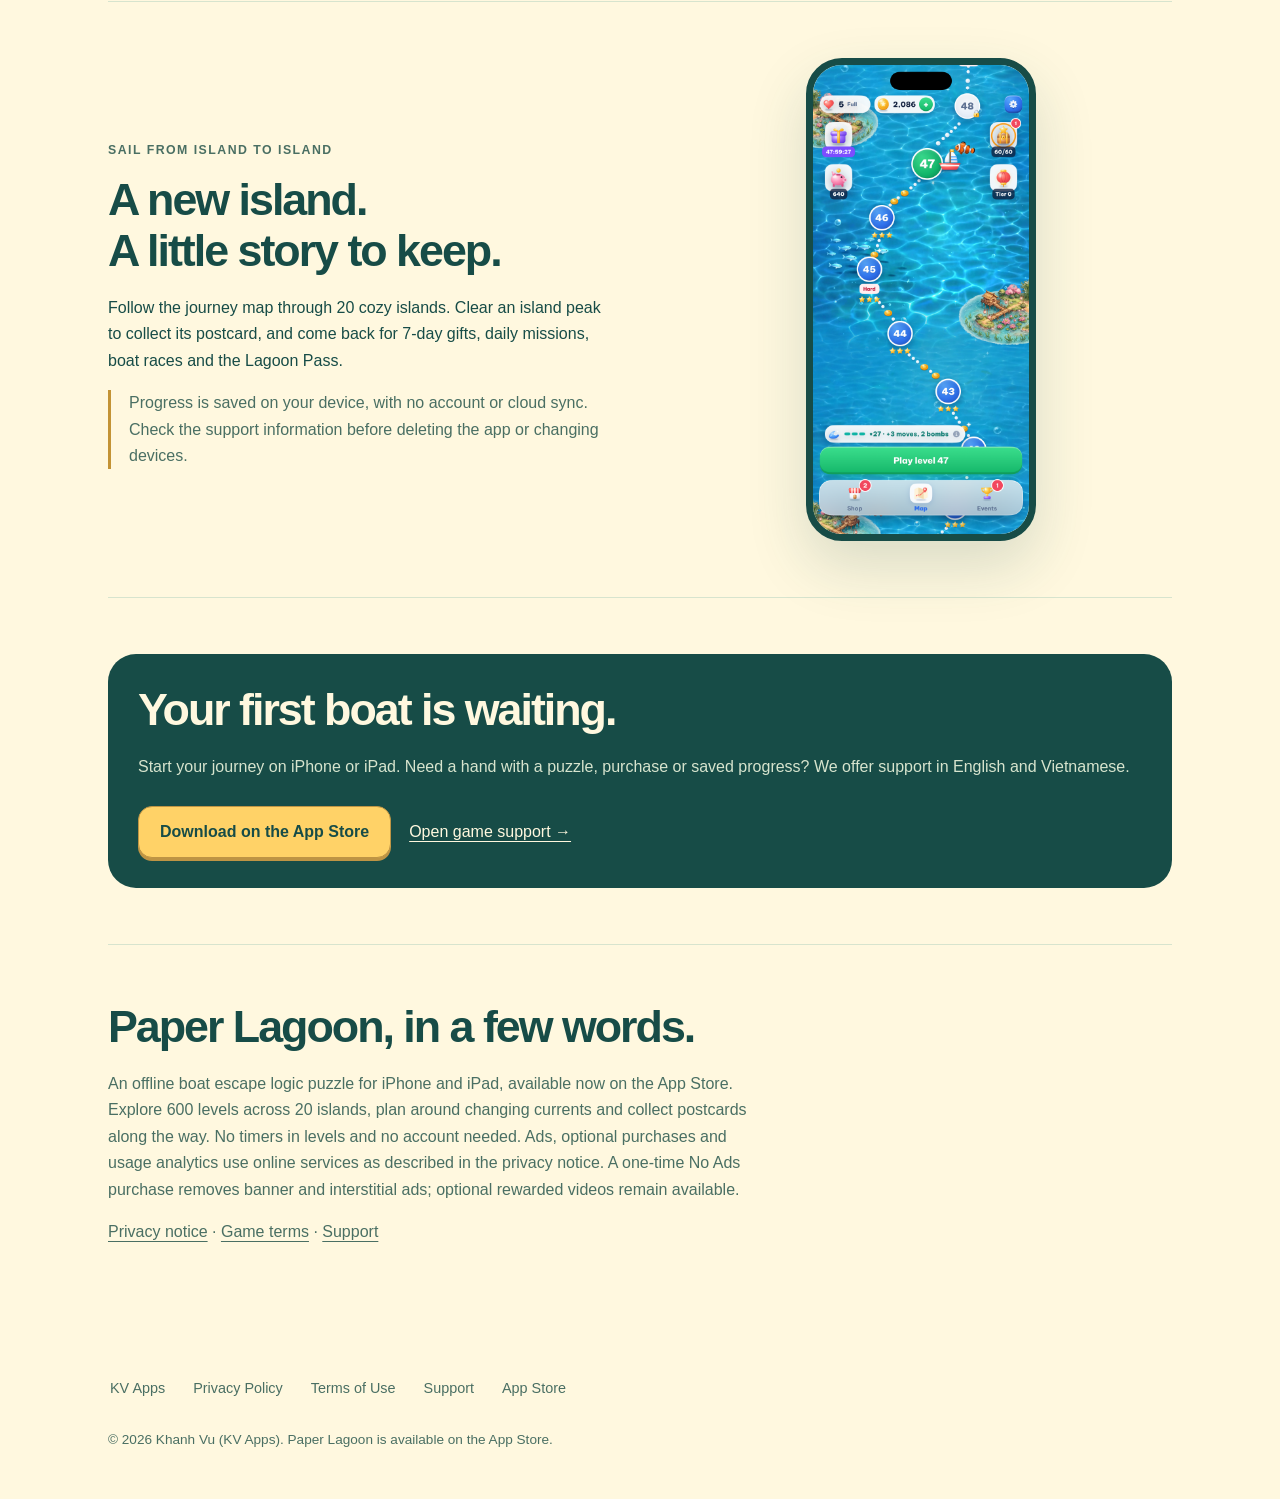
<file: website/paper-drift.html>
<!DOCTYPE html>
<html lang="en">
<head>
    <meta charset="UTF-8">
    <meta name="viewport" content="width=device-width, initial-scale=1.0">
    <title>Paper Lagoon — Boat Escape Logic Puzzle for iPhone &amp; iPad</title>
    <meta name="description" content="Play Paper Lagoon on iPhone and iPad. Guide paper boats through 600 offline logic puzzles across 20 islands. Available now on the App Store.">
    <meta name="apple-itunes-app" content="app-id=6820811705">
    <link rel="canonical" href="https://khanhvu-ops.github.io/paper-drift.html">
    <meta property="og:title" content="Paper Lagoon — Every boat points the way out">
    <meta property="og:description" content="One tap changes the current. Explore 600 offline puzzles across 20 islands. Available on the App Store for iPhone and iPad.">
    <meta property="og:type" content="website">
    <meta property="og:url" content="https://khanhvu-ops.github.io/paper-drift.html">
    <meta property="og:image" content="https://khanhvu-ops.github.io/assets/paper-drift/icon-1.3.png">
    <meta property="og:image:alt" content="Paper Lagoon: a red sailboat with a glowing lantern on moonlit water">
    <meta name="twitter:card" content="summary">
    <meta name="theme-color" content="#174c47">
    <style>
        :root { --ink: #174c47; --muted: #4a6f63; --paper: #fff8df; --gold: #ffd267; --line: #d7e4ce; }
        * { box-sizing: border-box; }
        body { margin: 0; color: var(--ink); background: var(--paper); font-family: -apple-system, BlinkMacSystemFont, 'Segoe UI', sans-serif; line-height: 1.65; overflow-wrap: anywhere; }
        a { color: inherit; text-underline-offset: 4px; }
        a:focus-visible { outline: 3px solid #ba6824; outline-offset: 5px; border-radius: 4px; }
        .skip { position: absolute; top: -100px; padding: 12px; background: var(--paper); z-index: 2; }
        .skip:focus { top: 8px; }
        header { border-bottom: 1px solid var(--line); }
        .nav { max-width: 1120px; margin: auto; padding: 20px 28px; display: flex; align-items: center; justify-content: space-between; gap: 20px; flex-wrap: wrap; }
        .brand { display: inline-flex; align-items: center; gap: 12px; text-decoration: none; font-weight: 800; letter-spacing: -0.03em; }
        nav { display: flex; flex-wrap: wrap; gap: 12px 24px; font-size: 0.9rem; }
        main { max-width: 1120px; margin: auto; padding: 0 28px; }
        .hero { display: grid; grid-template-columns: minmax(0, 1.2fr) minmax(0, 1fr); align-items: center; gap: 48px; padding: 66px 0 76px; }
        .icon { width: 96px; height: 96px; border-radius: 24px; box-shadow: 0 10px 24px #174c4720; }
        .eyebrow { margin: 26px 0 14px; font-size: 0.77rem; font-weight: 800; letter-spacing: 0.12em; text-transform: uppercase; color: var(--muted); }
        h1 { margin: 0; font-size: clamp(3.5rem, 7.5vw, 6.2rem); line-height: 0.98; letter-spacing: -0.065em; }
        .tagline { font-size: clamp(1.35rem, 2.5vw, 1.8rem); font-weight: 700; line-height: 1.3; margin: 26px 0 16px; max-width: 430px; }
        .intro { max-width: 475px; color: var(--muted); font-size: 1.05rem; }
        .actions { display: flex; align-items: center; gap: 18px; flex-wrap: wrap; margin: 26px 0; }
        .button { display: inline-block; text-decoration: none; background: var(--gold); padding: 12px 21px; border-radius: 14px; font-weight: 800; border: 1px solid #be9444; box-shadow: 0 3px 0 #be9444; }
        .status { font-size: 0.85rem; color: var(--muted); }
        .phone-stage { position: relative; display: grid; place-items: center; padding: 24px; border-radius: 48% 48% 38% 38%; background: radial-gradient(ellipse, #59c0ac 0%, #b9dfc8 64%, #fff8df 72%); }
        .phone { display: block; width: min(100%, 260px); height: auto; border: 7px solid #174c47; border-radius: 36px; box-shadow: 0 25px 60px #174c472a; }
        .preview-note { text-align: center; font-size: 0.78rem; color: var(--muted); margin: 16px 0 0; }
        .chapter { padding: 56px 0; border-top: 1px solid var(--line); }
        h2 { font-size: clamp(1.8rem, 3.6vw, 2.8rem); letter-spacing: -0.045em; line-height: 1.15; margin: 0 0 18px; }
        .chapter > p { color: var(--muted); max-width: 650px; }
        .features { display: grid; grid-template-columns: repeat(3, minmax(0, 1fr)); gap: 18px; margin-top: 30px; }
        .feature { padding: 25px; background: #f0efcf; border: 1px solid var(--line); border-radius: 24px; }
        .number { color: #986120; font-size: 0.8rem; font-weight: 800; letter-spacing: 0.12em; }
        h3 { margin: 12px 0; font-size: 1.15rem; line-height: 1.4; }
        .feature p { margin: 0; color: var(--muted); }
        .dock { display: grid; grid-template-columns: minmax(0, 1fr) minmax(0, 1fr); align-items: center; gap: 60px; }
        .dock .phone { width: min(100%, 230px); margin: auto; }
        .note { border-left: 3px solid #c39335; padding-left: 18px; color: var(--muted); }
        .help { padding: 30px; background: var(--ink); color: var(--paper); border-radius: 28px; }
        .help p { color: #d7e4ce; }
        .help .actions { margin-bottom: 0; }
        .help .button { color: var(--ink); }
        footer { max-width: 1120px; margin: auto; padding: 34px 28px; font-size: 0.85rem; color: var(--muted); }
        footer nav { margin: 20px 0; }
        @media (max-width: 720px) { .hero, .dock { grid-template-columns: minmax(0, 1fr); gap: 32px; } .hero { padding: 40px 0; } .hero-preview { max-width: 380px; justify-self: center; width: 100%; } .features { grid-template-columns: minmax(0, 1fr); } .chapter { padding: 40px 0; } .dock .phone { width: 210px; } main, .nav, footer { padding-left: 22px; padding-right: 22px; } }
        /* Motion: page transitions shared with the studio pages, a gently bobbing icon and phones, water that breathes. */
        @view-transition { navigation: auto; }
        ::view-transition-old(root) { animation: pd-out 0.22s ease both; }
        ::view-transition-new(root) { animation: pd-in 0.42s cubic-bezier(0.22, 1, 0.36, 1) both; }
        @keyframes pd-out { to { opacity: 0; transform: translateY(-8px); } }
        @keyframes pd-in { from { opacity: 0; transform: translateY(14px); } }
        header { position: sticky; top: 0; z-index: 5; background: rgba(255, 248, 223, 0.82); -webkit-backdrop-filter: saturate(150%) blur(14px); backdrop-filter: saturate(150%) blur(14px); }
        nav a { text-decoration: none; padding: 6px 2px; border-bottom: 2px solid transparent; transition: border-color 0.2s; }
        nav a:hover { border-color: var(--gold); }
        .brand img { transition: transform 0.5s cubic-bezier(0.22, 1, 0.36, 1); }
        .brand:hover img { transform: rotate(-6deg) scale(1.06); }
        .hero > div:first-child > * { animation: pd-rise 0.9s cubic-bezier(0.22, 1, 0.36, 1) both; }
        .hero > div:first-child > :nth-child(2) { animation-delay: 80ms; }
        .hero > div:first-child > :nth-child(3) { animation-delay: 160ms; }
        .hero > div:first-child > :nth-child(4) { animation-delay: 240ms; }
        .hero > div:first-child > :nth-child(n+5) { animation-delay: 320ms; }
        @keyframes pd-rise { from { opacity: 0; transform: translateY(18px); } }
        .icon { animation: pd-bob 5s ease-in-out infinite; }
        .phone-stage { animation: pd-breathe 7s ease-in-out infinite; }
        .hero .phone { animation: pd-float 6s ease-in-out infinite; }
        .dock .phone { animation: pd-float 7s ease-in-out infinite -2s; }
        @keyframes pd-bob { 0%, 100% { transform: translateY(0) rotate(0); } 50% { transform: translateY(-6px) rotate(-3deg); } }
        @keyframes pd-float { 0%, 100% { transform: translateY(0); } 50% { transform: translateY(-10px); } }
        @keyframes pd-breathe { 0%, 100% { background-size: 100% 100%; } 50% { background-size: 112% 108%; } }
        .phone-stage { background-position: center; background-repeat: no-repeat; }
        .button { transition: transform 0.2s, box-shadow 0.2s; }
        .button:hover { transform: translateY(-2px); box-shadow: 0 5px 0 #be9444; }
        .button:active { transform: translateY(2px); box-shadow: 0 1px 0 #be9444; }
        .feature { transition: transform 0.4s cubic-bezier(0.22, 1, 0.36, 1), box-shadow 0.4s; }
        .feature:hover { transform: translateY(-4px) rotate(-0.4deg); box-shadow: 0 18px 40px -20px #174c4740; }
        @supports (animation-timeline: view()) {
            .chapter > *, .feature { animation: pd-reveal linear both; animation-timeline: view(); animation-range: entry 0% entry 55%; }
            @keyframes pd-reveal { from { opacity: 0; transform: translateY(26px); } }
        }
        @media (prefers-reduced-motion: reduce) {
            *, *::before, *::after { animation: none !important; transition: none !important; }
            @view-transition { navigation: none; }
        }
    </style>
    <link rel="icon" href="assets/kv-apps.svg" type="image/svg+xml">
    <link rel="apple-touch-icon" href="assets/kv-apps-avatar.png">
</head>
<body>
    <a class="skip" href="#main">Skip to content</a>
    <header><div class="nav"><a class="brand" href="index.html"><img src="assets/kv-mark-on-light.svg" width="52" height="32" alt=""><span>KV Apps / Paper Lagoon</span></a><nav aria-label="Paper Lagoon navigation"><a href="support.html#paper-drift">Support</a><a href="privacy.html#paper-drift">Privacy</a><a href="terms.html#paper-drift">Terms</a></nav></div>
</header>
    <main id="main">
        <section class="hero" aria-labelledby="game-title">
            <div>
                <img class="icon" src="assets/paper-drift/icon-1.3.png" width="96" height="96" alt="Paper Lagoon icon: a red sailboat with a glowing lantern">
                <p class="eyebrow">A boat escape logic puzzle by Khanh Vu</p>
                <h1 id="game-title">Paper<br>Lagoon</h1>
                <p class="tagline">One tap.<br>A new current.</p>
                <p class="intro">Every boat points the way out. Tap one to set it sailing, then watch the current move the others. Choose your order and clear the lagoon within the moves you have.</p>
                <div class="actions"><a class="button" href="https://apps.apple.com/app/id6820811705">Download on the App Store</a><a href="#how-to-play">Discover how to play →</a></div>
                <p class="status">Available now for iPhone &amp; iPad · iOS 17+<br>Free download · Contains ads and optional in-app purchases.</p>
            </div>
            <div class="hero-preview"><div class="phone-stage"><img class="phone" src="assets/paper-drift/gameplay-1.3.webp" width="1320" height="2868" alt="Paper Lagoon level 60 with colorful boats, seaweed, rocks, a move limit and the Current card"></div><p class="preview-note">Gameplay from Paper Lagoon on iPhone.</p></div>
        </section>
        <section class="chapter" id="how-to-play" aria-labelledby="play-title">
            <p class="eyebrow">Read the water. Find a path. Let it drift.</p>
            <h2 id="play-title">Looks peaceful.<br>Think one move ahead.</h2>
            <p>Each boat sails straight along its pointed end when the path is clear. After your move, the current pushes the boats left behind. Use the Current card to plan ahead, or wait for the water to open a better path.</p>
            <div class="features">
                <article class="feature"><span class="number">01 / THE JOURNEY</span><h3>600 puzzles. 20 islands.</h3><p>Sail from gentle opening puzzles to tougher island peaks. Earn up to three stars, open chests and collect island postcards.</p></article>
                <article class="feature"><span class="number">02 / THE WATER'S RHYTHM</span><h3>20 twists to discover</h3><p>Lily pads, whirlpools and storms change your plans. Light lanterns, clear seaweed, deliver mail and rescue boats, with each twist taught step by step.</p></article>
                <article class="feature"><span class="number">03 / A LITTLE BREAK</span><h3>Play wherever you are</h3><p>No timers in levels. Puzzles and progress work offline, with no account needed. Optional rewarded videos and in-app purchases need an internet connection.</p></article>
            </div>
        </section>
        <section class="chapter dock" aria-labelledby="dock-title">
            <div><p class="eyebrow">Sail from island to island</p><h2 id="dock-title">A new island.<br>A little story to keep.</h2><p>Follow the journey map through 20 cozy islands. Clear an island peak to collect its postcard, and come back for 7-day gifts, daily missions, boat races and the Lagoon Pass.</p><p class="note">Progress is saved on your device, with no account or cloud sync. Check the support information before deleting the app or changing devices.</p></div>
            <div><img class="phone" src="assets/paper-drift/journey-1.3.webp" width="1320" height="2868" loading="lazy" alt="Paper Lagoon journey map with island artwork, level paths, stars and treasure chests"></div>
        </section>
        <section class="chapter" aria-labelledby="help-title"><div class="help"><h2 id="help-title">Your first boat is waiting.</h2><p>Start your journey on iPhone or iPad. Need a hand with a puzzle, purchase or saved progress? We offer support in English and Vietnamese.</p><div class="actions"><a class="button" href="https://apps.apple.com/app/id6820811705">Download on the App Store</a><a href="support.html#paper-drift">Open game support →</a></div></div></section>
        <section class="chapter" aria-labelledby="english-title"><h2 id="english-title">Paper Lagoon, in a few words.</h2><p>An offline boat escape logic puzzle for iPhone and iPad, available now on the App Store. Explore 600 levels across 20 islands, plan around changing currents and collect postcards along the way. No timers in levels and no account needed. Ads, optional purchases and usage analytics use online services as described in the privacy notice. A one-time No Ads purchase removes banner and interstitial ads; optional rewarded videos remain available.</p><p><a href="privacy.html#paper-drift">Privacy notice</a> · <a href="terms.html#paper-drift">Game terms</a> · <a href="support.html#paper-drift">Support</a></p></section>
    </main>
    <footer><nav aria-label="Footer links"><a href="index.html">KV Apps</a><a href="privacy.html#paper-drift">Privacy Policy</a><a href="terms.html#paper-drift">Terms of Use</a><a href="support.html#paper-drift">Support</a><a href="https://apps.apple.com/app/id6820811705">App Store</a></nav><p>© 2026 Khanh Vu (KV Apps). Paper Lagoon is available on the App Store.</p></footer>
</body>
</html>
</file>
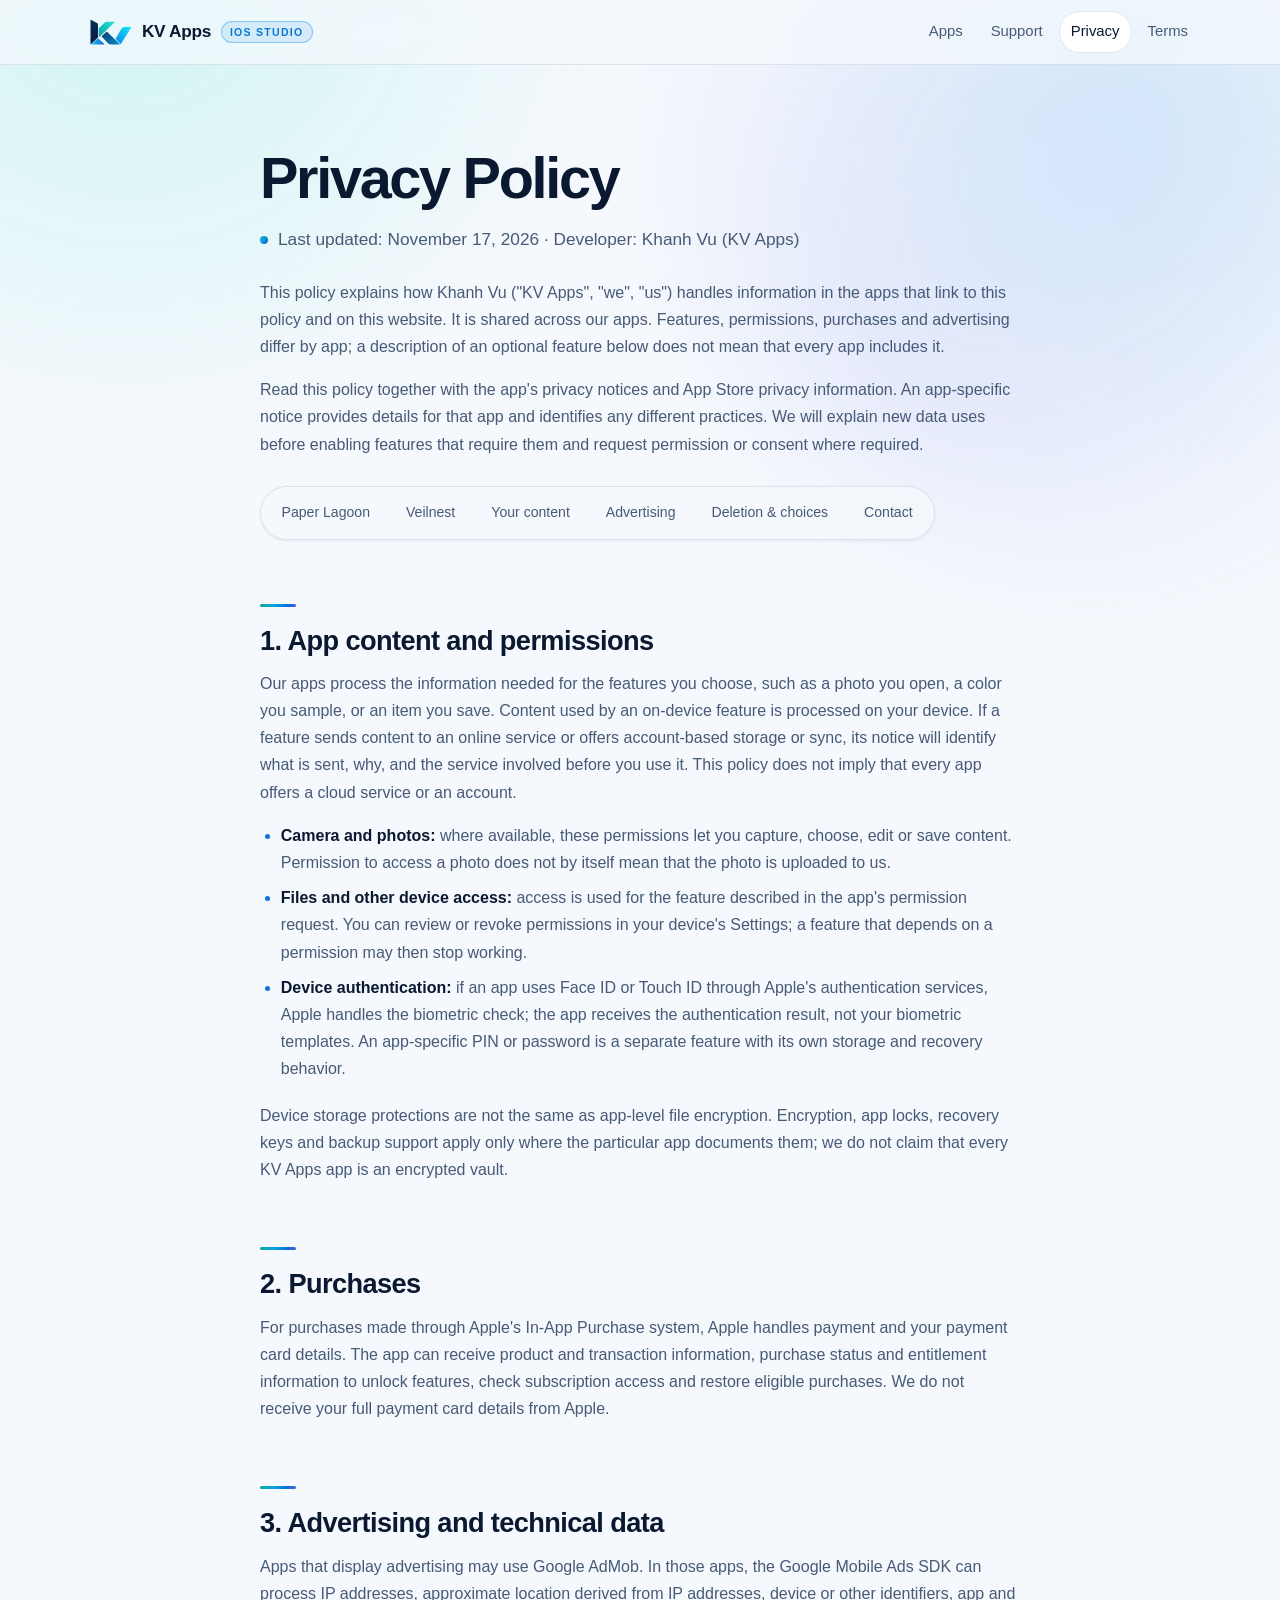
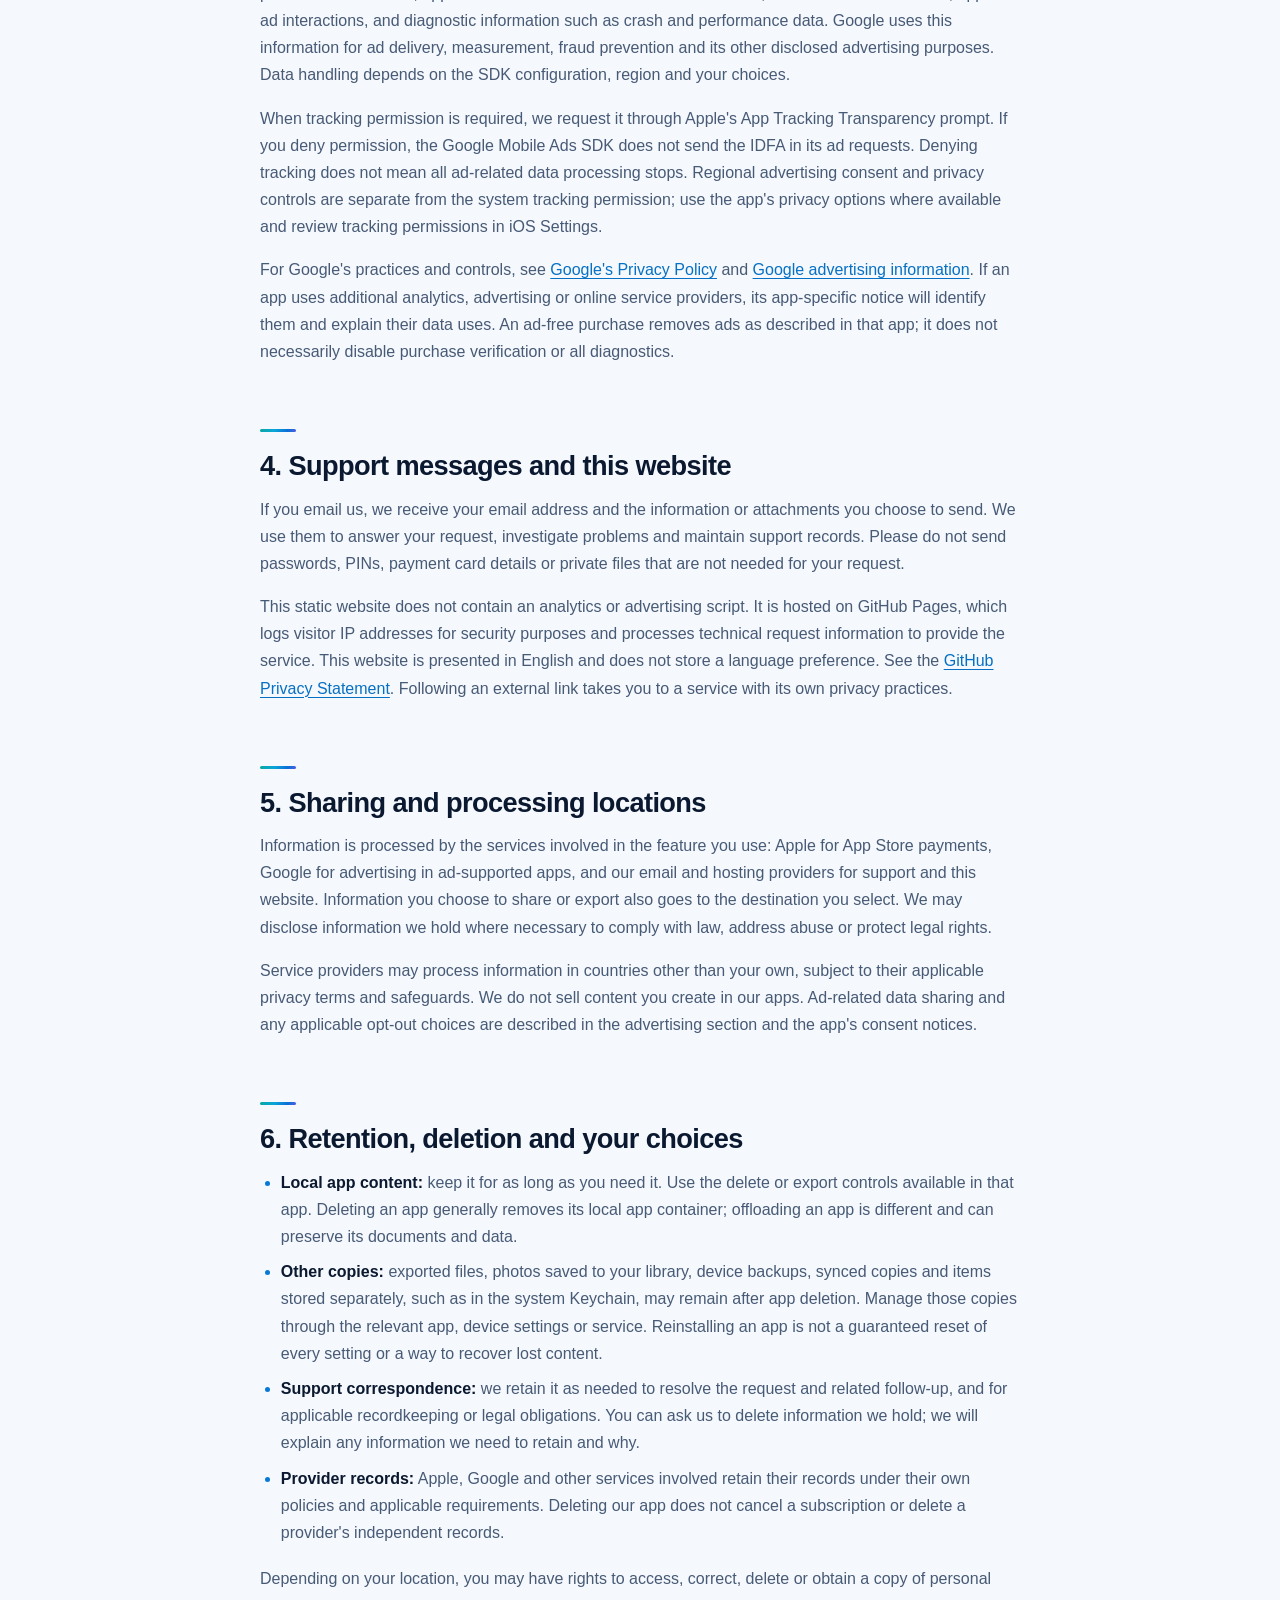
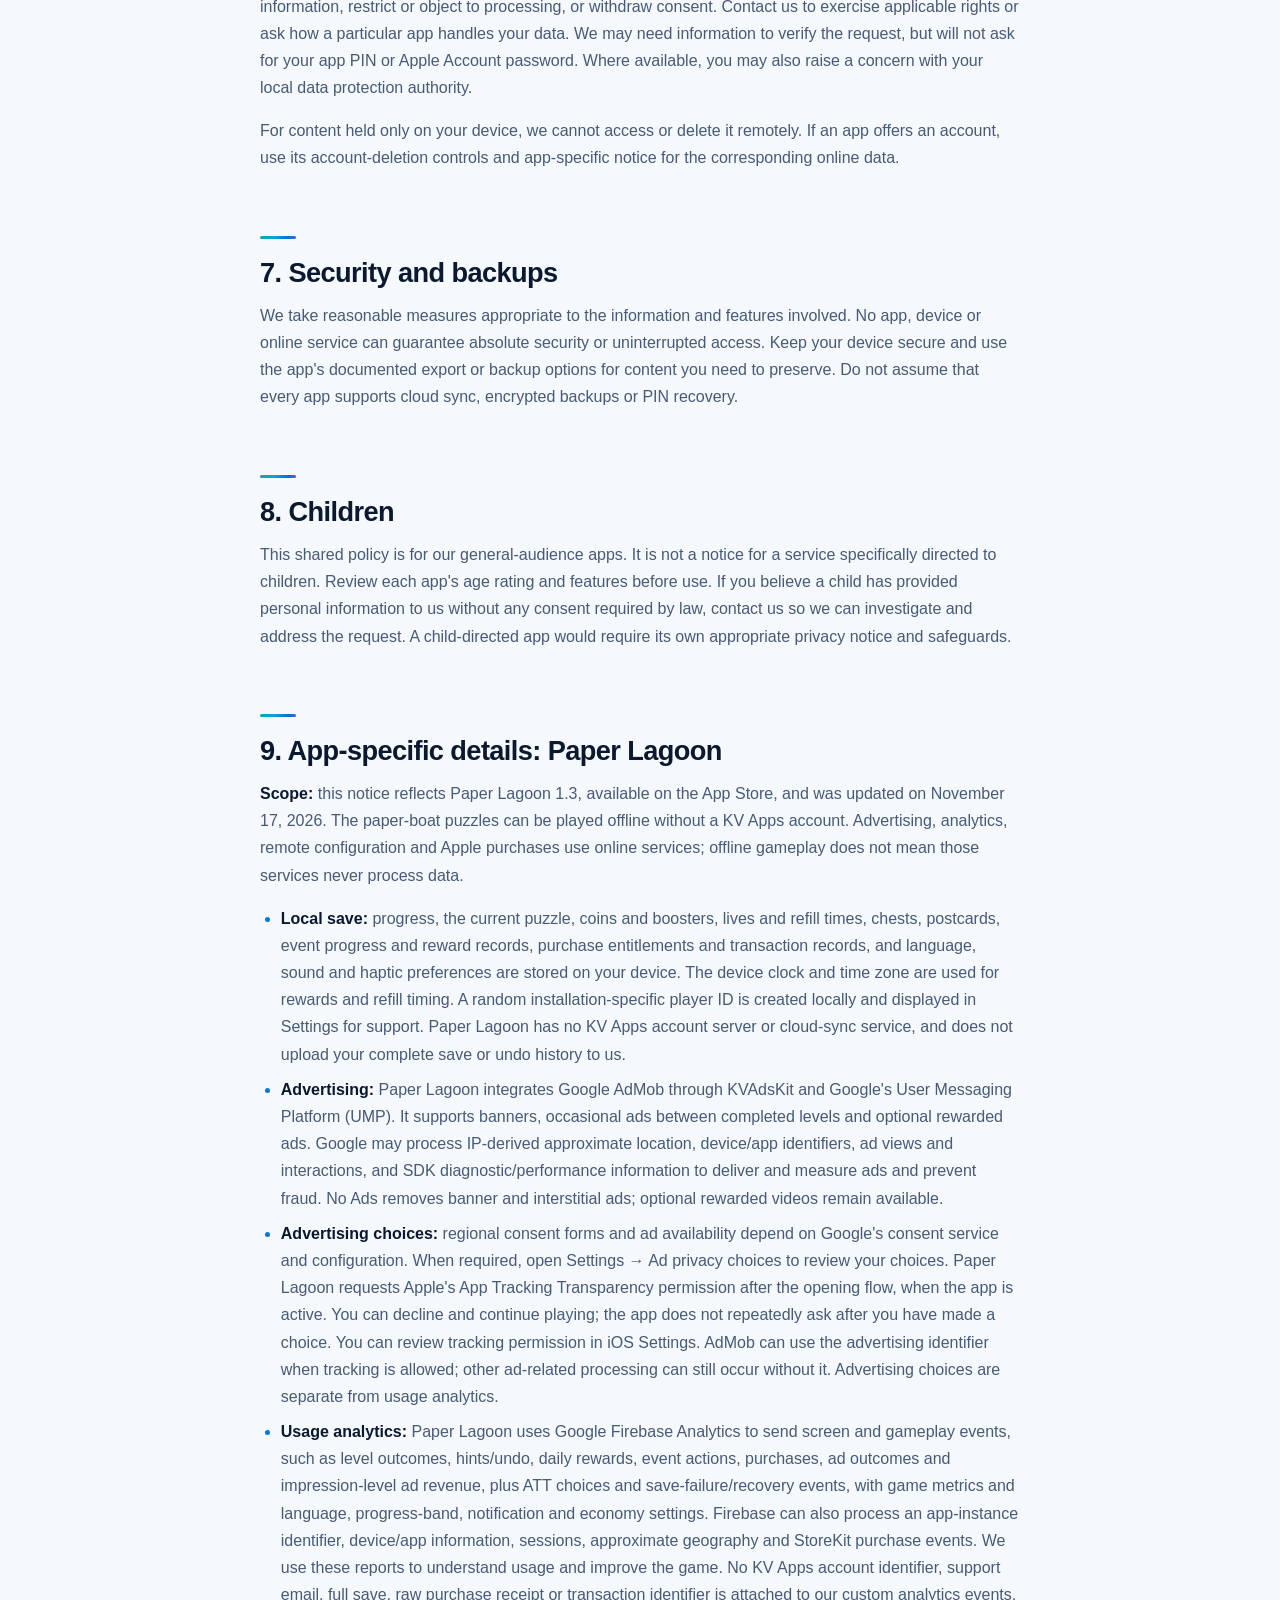
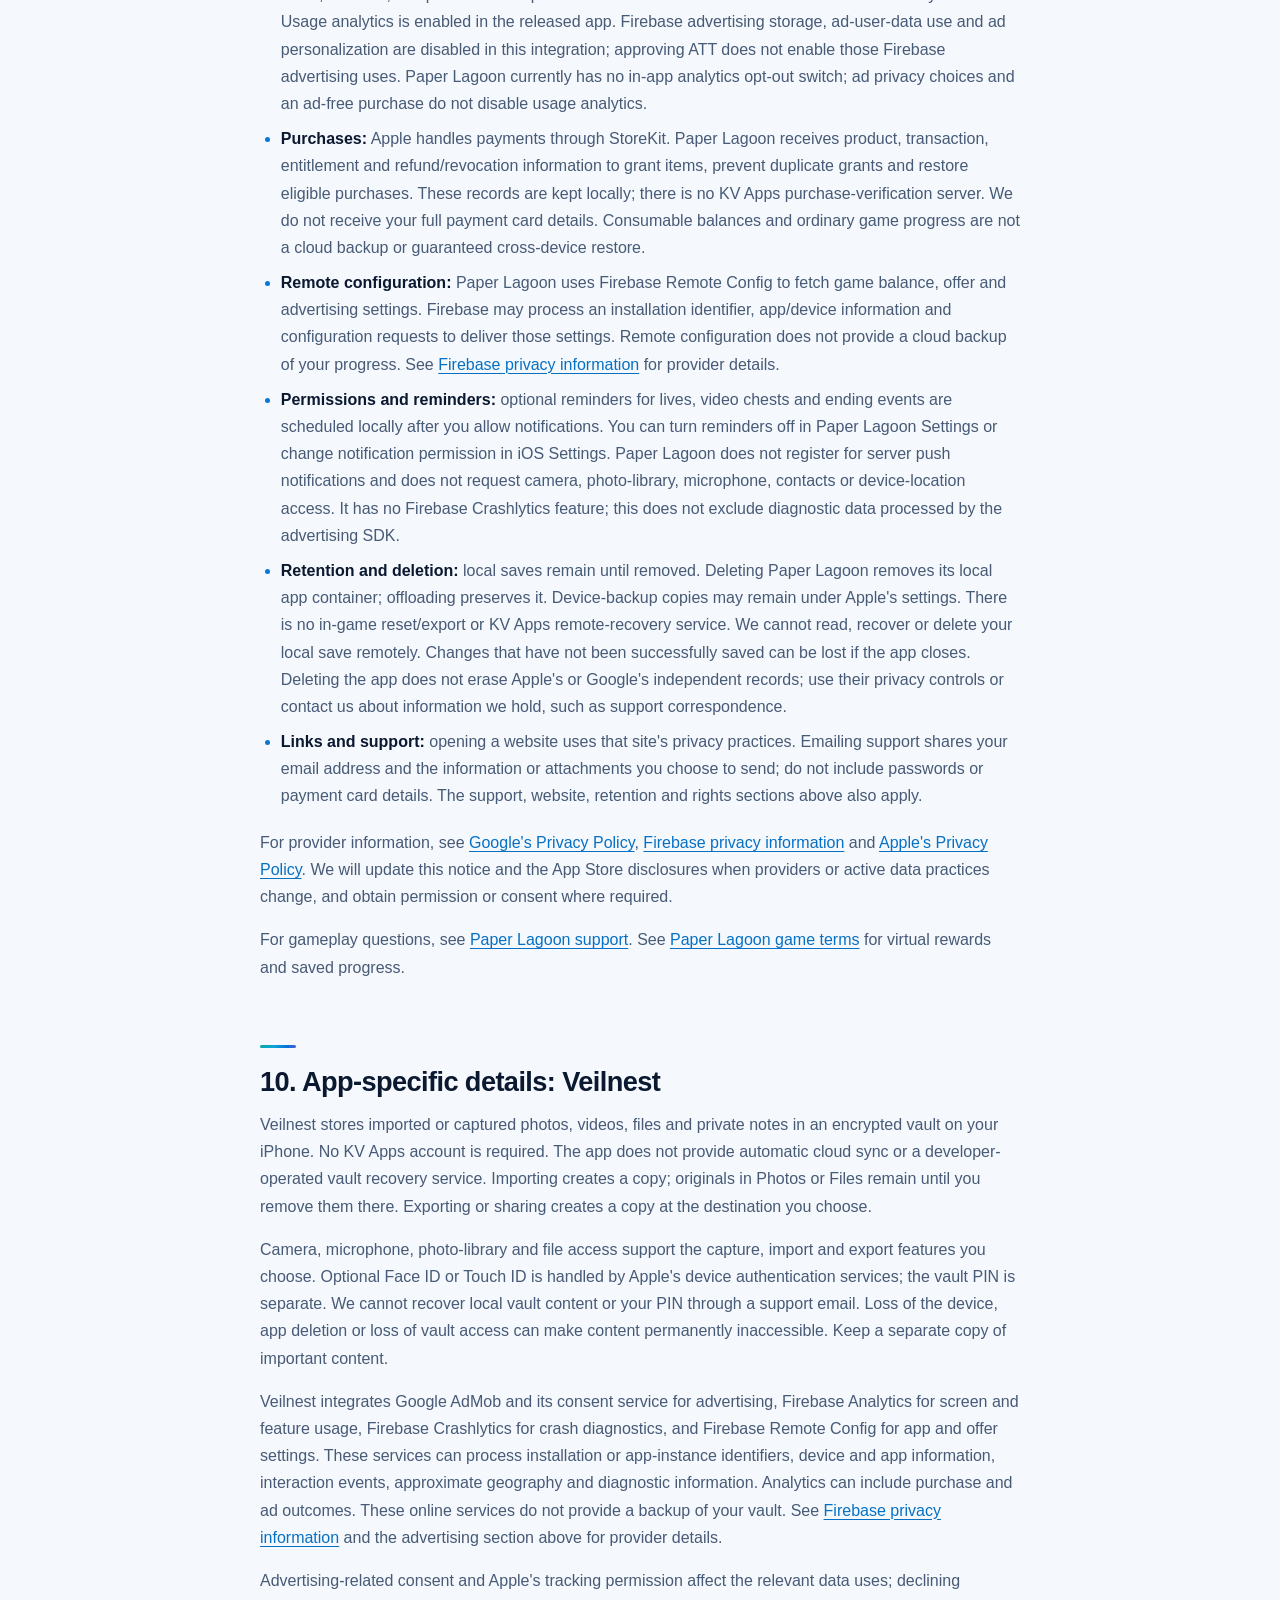
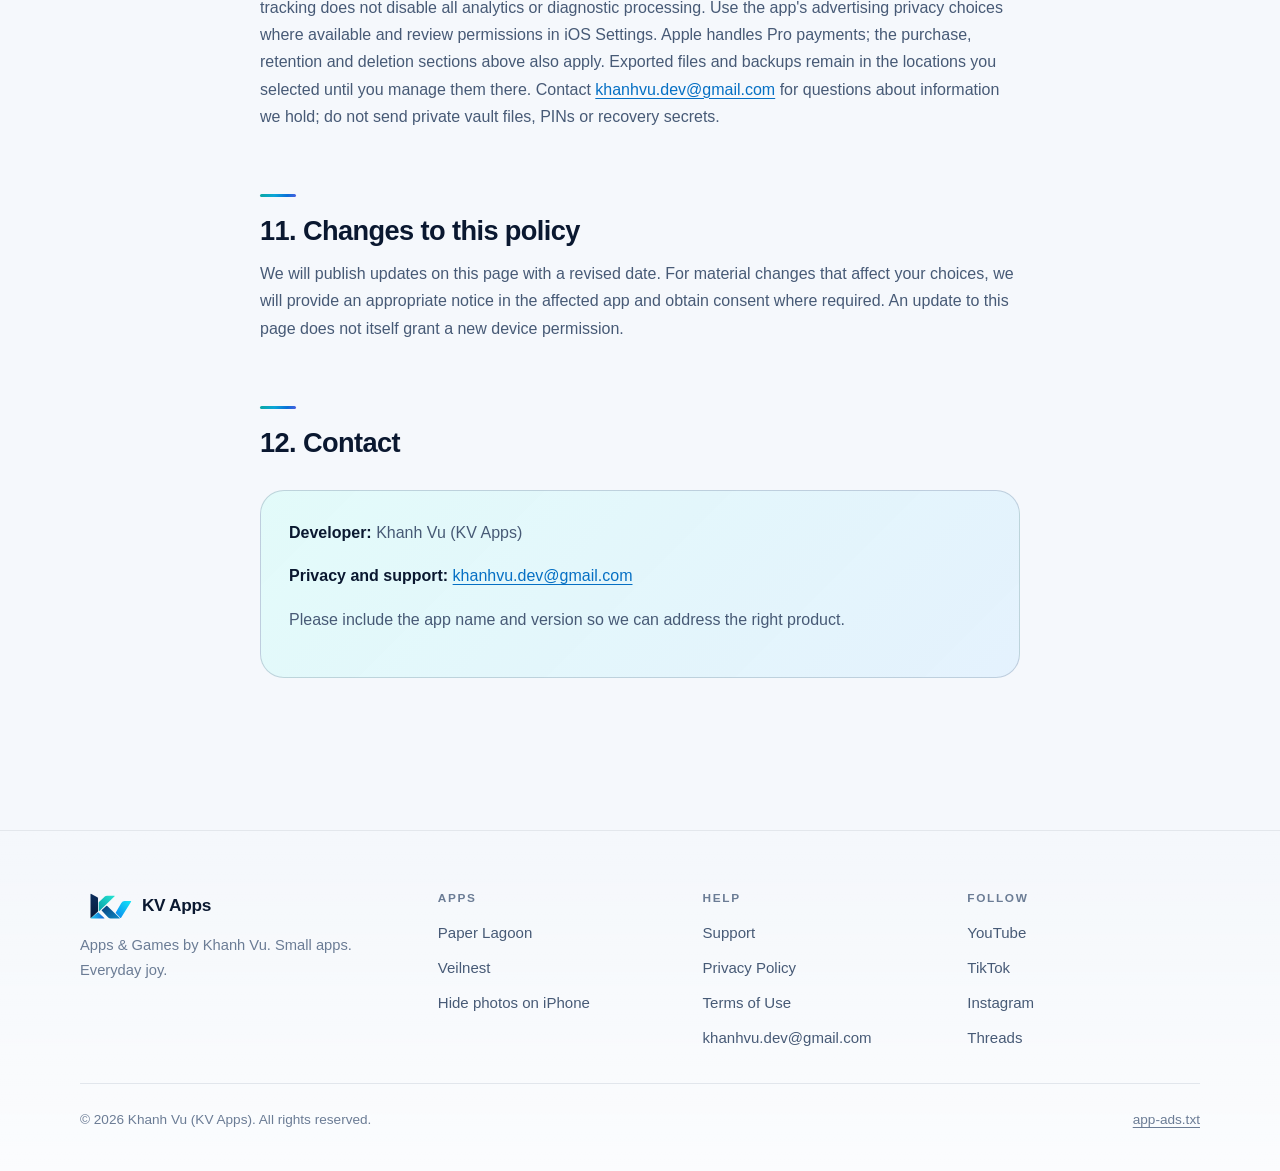
<file: website/privacy.html>
<!DOCTYPE html>
<html lang="en">
<head>
    <meta charset="UTF-8">
    <meta name="viewport" content="width=device-width, initial-scale=1.0">
    <title>Privacy Policy - KV Apps</title>
    <meta name="description" content="Privacy information for KV Apps: app content, purchases, advertising, permissions and deletion choices.">
    <meta property="og:title" content="Privacy Policy - KV Apps">
    <meta property="og:description" content="Privacy information for KV Apps: app content, purchases, advertising, permissions and deletion choices.">
    <meta property="og:type" content="website">
    <meta property="og:url" content="https://khanhvu-ops.github.io/privacy.html">
    <meta property="og:image" content="https://khanhvu-ops.github.io/assets/kv-apps-avatar.png">
    <meta property="og:image:width" content="1024">
    <meta property="og:image:height" content="1024">
    <meta property="og:image:alt" content="KV Apps — independent apps and games by Khanh Vu">
    <meta name="twitter:card" content="summary">
    <meta name="theme-color" content="#040915" media="(prefers-color-scheme: dark)">
    <meta name="theme-color" content="#f5f8fc" media="(prefers-color-scheme: light)">
    <link rel="stylesheet" href="assets/site.css?v=20261117-featured">
    <link rel="icon" href="assets/kv-apps.svg" type="image/svg+xml">
    <link rel="apple-touch-icon" href="assets/kv-apps-avatar.png">
</head>
<body>
    <a class="skip" href="#main">Skip to content</a>
    <div class="aurora" aria-hidden="true"></div>
    <header class="site-header">
        <div class="wrap">
            <a class="brand" href="index.html" aria-label="KV Apps home">
                <picture><source srcset="assets/kv-mark-on-light.svg" media="(prefers-color-scheme: light)"><img src="assets/kv-mark.svg" width="42" height="26" alt=""></picture>
                <span>KV Apps</span><small>iOS Studio</small>
            </a>
            <nav class="site-nav" aria-label="Main navigation"><a href="index.html#apps">Apps</a><a href="support.html">Support</a><a href="privacy.html" aria-current="page">Privacy</a><a href="terms.html">Terms</a></nav>
        </div>
    </header>
    <main class="doc" id="main">
        <div class="container">
        <h1>Privacy Policy</h1>
        <p class="last-updated">Last updated: November 17, 2026 · Developer: Khanh Vu (KV Apps)</p>
        <p>This policy explains how Khanh Vu ("KV Apps", "we", "us") handles information in the apps that link to this policy and on this website. It is shared across our apps. Features, permissions, purchases and advertising differ by app; a description of an optional feature below does not mean that every app includes it.</p>
        <p>Read this policy together with the app's privacy notices and App Store privacy information. An app-specific notice provides details for that app and identifies any different practices. We will explain new data uses before enabling features that require them and request permission or consent where required.</p>
        <nav class="page-nav" aria-label="Privacy policy sections"><a href="#paper-drift">Paper Lagoon</a><a href="#veilnest">Veilnest</a><a href="#content">Your content</a><a href="#advertising">Advertising</a><a href="#deletion">Deletion &amp; choices</a><a href="#contact">Contact</a></nav>

        <h2 id="content">1. App content and permissions</h2>
        <p>Our apps process the information needed for the features you choose, such as a photo you open, a color you sample, or an item you save. Content used by an on-device feature is processed on your device. If a feature sends content to an online service or offers account-based storage or sync, its notice will identify what is sent, why, and the service involved before you use it. This policy does not imply that every app offers a cloud service or an account.</p>
        <ul>
            <li><strong>Camera and photos:</strong> where available, these permissions let you capture, choose, edit or save content. Permission to access a photo does not by itself mean that the photo is uploaded to us.</li>
            <li><strong>Files and other device access:</strong> access is used for the feature described in the app's permission request. You can review or revoke permissions in your device's Settings; a feature that depends on a permission may then stop working.</li>
            <li><strong>Device authentication:</strong> if an app uses Face ID or Touch ID through Apple's authentication services, Apple handles the biometric check; the app receives the authentication result, not your biometric templates. An app-specific PIN or password is a separate feature with its own storage and recovery behavior.</li>
        </ul>
        <p>Device storage protections are not the same as app-level file encryption. Encryption, app locks, recovery keys and backup support apply only where the particular app documents them; we do not claim that every KV Apps app is an encrypted vault.</p>

        <h2 id="purchases">2. Purchases</h2>
        <p>For purchases made through Apple's In-App Purchase system, Apple handles payment and your payment card details. The app can receive product and transaction information, purchase status and entitlement information to unlock features, check subscription access and restore eligible purchases. We do not receive your full payment card details from Apple.</p>

        <h2 id="advertising">3. Advertising and technical data</h2>
        <p>Apps that display advertising may use Google AdMob. In those apps, the Google Mobile Ads SDK can process IP addresses, approximate location derived from IP addresses, device or other identifiers, app and ad interactions, and diagnostic information such as crash and performance data. Google uses this information for ad delivery, measurement, fraud prevention and its other disclosed advertising purposes. Data handling depends on the SDK configuration, region and your choices.</p>
        <p>When tracking permission is required, we request it through Apple's App Tracking Transparency prompt. If you deny permission, the Google Mobile Ads SDK does not send the IDFA in its ad requests. Denying tracking does not mean all ad-related data processing stops. Regional advertising consent and privacy controls are separate from the system tracking permission; use the app's privacy options where available and review tracking permissions in iOS Settings.</p>
        <p>For Google's practices and controls, see <a href="https://policies.google.com/privacy" target="_blank" rel="noopener noreferrer">Google's Privacy Policy</a> and <a href="https://policies.google.com/technologies/ads" target="_blank" rel="noopener noreferrer">Google advertising information</a>. If an app uses additional analytics, advertising or online service providers, its app-specific notice will identify them and explain their data uses. An ad-free purchase removes ads as described in that app; it does not necessarily disable purchase verification or all diagnostics.</p>

        <h2 id="support">4. Support messages and this website</h2>
        <p>If you email us, we receive your email address and the information or attachments you choose to send. We use them to answer your request, investigate problems and maintain support records. Please do not send passwords, PINs, payment card details or private files that are not needed for your request.</p>
        <p>This static website does not contain an analytics or advertising script. It is hosted on GitHub Pages, which logs visitor IP addresses for security purposes and processes technical request information to provide the service. This website is presented in English and does not store a language preference. See the <a href="https://docs.github.com/en/site-policy/privacy-policies/github-general-privacy-statement" target="_blank" rel="noopener noreferrer">GitHub Privacy Statement</a>. Following an external link takes you to a service with its own privacy practices.</p>

        <h2 id="sharing">5. Sharing and processing locations</h2>
        <p>Information is processed by the services involved in the feature you use: Apple for App Store payments, Google for advertising in ad-supported apps, and our email and hosting providers for support and this website. Information you choose to share or export also goes to the destination you select. We may disclose information we hold where necessary to comply with law, address abuse or protect legal rights.</p>
        <p>Service providers may process information in countries other than your own, subject to their applicable privacy terms and safeguards. We do not sell content you create in our apps. Ad-related data sharing and any applicable opt-out choices are described in the advertising section and the app's consent notices.</p>

        <h2 id="deletion">6. Retention, deletion and your choices</h2>
        <ul>
            <li><strong>Local app content:</strong> keep it for as long as you need it. Use the delete or export controls available in that app. Deleting an app generally removes its local app container; offloading an app is different and can preserve its documents and data.</li>
            <li><strong>Other copies:</strong> exported files, photos saved to your library, device backups, synced copies and items stored separately, such as in the system Keychain, may remain after app deletion. Manage those copies through the relevant app, device settings or service. Reinstalling an app is not a guaranteed reset of every setting or a way to recover lost content.</li>
            <li><strong>Support correspondence:</strong> we retain it as needed to resolve the request and related follow-up, and for applicable recordkeeping or legal obligations. You can ask us to delete information we hold; we will explain any information we need to retain and why.</li>
            <li><strong>Provider records:</strong> Apple, Google and other services involved retain their records under their own policies and applicable requirements. Deleting our app does not cancel a subscription or delete a provider's independent records.</li>
        </ul>
        <p>Depending on your location, you may have rights to access, correct, delete or obtain a copy of personal information, restrict or object to processing, or withdraw consent. Contact us to exercise applicable rights or ask how a particular app handles your data. We may need information to verify the request, but will not ask for your app PIN or Apple Account password. Where available, you may also raise a concern with your local data protection authority.</p>
        <p>For content held only on your device, we cannot access or delete it remotely. If an app offers an account, use its account-deletion controls and app-specific notice for the corresponding online data.</p>

        <h2 id="security">7. Security and backups</h2>
        <p>We take reasonable measures appropriate to the information and features involved. No app, device or online service can guarantee absolute security or uninterrupted access. Keep your device secure and use the app's documented export or backup options for content you need to preserve. Do not assume that every app supports cloud sync, encrypted backups or PIN recovery.</p>

        <h2 id="children">8. Children</h2>
        <p>This shared policy is for our general-audience apps. It is not a notice for a service specifically directed to children. Review each app's age rating and features before use. If you believe a child has provided personal information to us without any consent required by law, contact us so we can investigate and address the request. A child-directed app would require its own appropriate privacy notice and safeguards.</p>

        <h2 id="paper-drift">9. App-specific details: Paper Lagoon</h2>
        <p><strong>Scope:</strong> this notice reflects Paper Lagoon 1.3, available on the App Store, and was updated on November 17, 2026. The paper-boat puzzles can be played offline without a KV Apps account. Advertising, analytics, remote configuration and Apple purchases use online services; offline gameplay does not mean those services never process data.</p>
        <ul>
            <li><strong>Local save:</strong> progress, the current puzzle, coins and boosters, lives and refill times, chests, postcards, event progress and reward records, purchase entitlements and transaction records, and language, sound and haptic preferences are stored on your device. The device clock and time zone are used for rewards and refill timing. A random installation-specific player ID is created locally and displayed in Settings for support. Paper Lagoon has no KV Apps account server or cloud-sync service, and does not upload your complete save or undo history to us.</li>
            <li><strong>Advertising:</strong> Paper Lagoon integrates Google AdMob through KVAdsKit and Google's User Messaging Platform (UMP). It supports banners, occasional ads between completed levels and optional rewarded ads. Google may process IP-derived approximate location, device/app identifiers, ad views and interactions, and SDK diagnostic/performance information to deliver and measure ads and prevent fraud. No Ads removes banner and interstitial ads; optional rewarded videos remain available.</li>
            <li><strong>Advertising choices:</strong> regional consent forms and ad availability depend on Google's consent service and configuration. When required, open Settings → Ad privacy choices to review your choices. Paper Lagoon requests Apple's App Tracking Transparency permission after the opening flow, when the app is active. You can decline and continue playing; the app does not repeatedly ask after you have made a choice. You can review tracking permission in iOS Settings. AdMob can use the advertising identifier when tracking is allowed; other ad-related processing can still occur without it. Advertising choices are separate from usage analytics.</li>
            <li><strong>Usage analytics:</strong> Paper Lagoon uses Google Firebase Analytics to send screen and gameplay events, such as level outcomes, hints/undo, daily rewards, event actions, purchases, ad outcomes and impression-level ad revenue, plus ATT choices and save-failure/recovery events, with game metrics and language, progress-band, notification and economy settings. Firebase can also process an app-instance identifier, device/app information, sessions, approximate geography and StoreKit purchase events. We use these reports to understand usage and improve the game. No KV Apps account identifier, support email, full save, raw purchase receipt or transaction identifier is attached to our custom analytics events. Usage analytics is enabled in the released app. Firebase advertising storage, ad-user-data use and ad personalization are disabled in this integration; approving ATT does not enable those Firebase advertising uses. Paper Lagoon currently has no in-app analytics opt-out switch; ad privacy choices and an ad-free purchase do not disable usage analytics.</li>
            <li><strong>Purchases:</strong> Apple handles payments through StoreKit. Paper Lagoon receives product, transaction, entitlement and refund/revocation information to grant items, prevent duplicate grants and restore eligible purchases. These records are kept locally; there is no KV Apps purchase-verification server. We do not receive your full payment card details. Consumable balances and ordinary game progress are not a cloud backup or guaranteed cross-device restore.</li>
            <li><strong>Remote configuration:</strong> Paper Lagoon uses Firebase Remote Config to fetch game balance, offer and advertising settings. Firebase may process an installation identifier, app/device information and configuration requests to deliver those settings. Remote configuration does not provide a cloud backup of your progress. See <a href="https://firebase.google.com/support/privacy" target="_blank" rel="noopener noreferrer">Firebase privacy information</a> for provider details.</li>
            <li><strong>Permissions and reminders:</strong> optional reminders for lives, video chests and ending events are scheduled locally after you allow notifications. You can turn reminders off in Paper Lagoon Settings or change notification permission in iOS Settings. Paper Lagoon does not register for server push notifications and does not request camera, photo-library, microphone, contacts or device-location access. It has no Firebase Crashlytics feature; this does not exclude diagnostic data processed by the advertising SDK.</li>
            <li><strong>Retention and deletion:</strong> local saves remain until removed. Deleting Paper Lagoon removes its local app container; offloading preserves it. Device-backup copies may remain under Apple's settings. There is no in-game reset/export or KV Apps remote-recovery service. We cannot read, recover or delete your local save remotely. Changes that have not been successfully saved can be lost if the app closes. Deleting the app does not erase Apple's or Google's independent records; use their privacy controls or contact us about information we hold, such as support correspondence.</li>
            <li><strong>Links and support:</strong> opening a website uses that site's privacy practices. Emailing support shares your email address and the information or attachments you choose to send; do not include passwords or payment card details. The support, website, retention and rights sections above also apply.</li>
        </ul>
        <p>For provider information, see <a href="https://policies.google.com/privacy" target="_blank" rel="noopener noreferrer">Google's Privacy Policy</a>, <a href="https://firebase.google.com/support/privacy" target="_blank" rel="noopener noreferrer">Firebase privacy information</a> and <a href="https://www.apple.com/legal/privacy/" target="_blank" rel="noopener noreferrer">Apple's Privacy Policy</a>. We will update this notice and the App Store disclosures when providers or active data practices change, and obtain permission or consent where required.</p>
        <p>For gameplay questions, see <a href="support.html#paper-drift">Paper Lagoon support</a>. See <a href="terms.html#paper-drift">Paper Lagoon game terms</a> for virtual rewards and saved progress.</p>

        <span id="color-meter" aria-hidden="true"></span>

        <h2 id="veilnest">10. App-specific details: Veilnest</h2>
        <p>Veilnest stores imported or captured photos, videos, files and private notes in an encrypted vault on your iPhone. No KV Apps account is required. The app does not provide automatic cloud sync or a developer-operated vault recovery service. Importing creates a copy; originals in Photos or Files remain until you remove them there. Exporting or sharing creates a copy at the destination you choose.</p>
        <p>Camera, microphone, photo-library and file access support the capture, import and export features you choose. Optional Face ID or Touch ID is handled by Apple's device authentication services; the vault PIN is separate. We cannot recover local vault content or your PIN through a support email. Loss of the device, app deletion or loss of vault access can make content permanently inaccessible. Keep a separate copy of important content.</p>
        <p>Veilnest integrates Google AdMob and its consent service for advertising, Firebase Analytics for screen and feature usage, Firebase Crashlytics for crash diagnostics, and Firebase Remote Config for app and offer settings. These services can process installation or app-instance identifiers, device and app information, interaction events, approximate geography and diagnostic information. Analytics can include purchase and ad outcomes. These online services do not provide a backup of your vault. See <a href="https://firebase.google.com/support/privacy" target="_blank" rel="noopener noreferrer">Firebase privacy information</a> and the advertising section above for provider details.</p>
        <p>Advertising-related consent and Apple's tracking permission affect the relevant data uses; declining tracking does not disable all analytics or diagnostic processing. Use the app's advertising privacy choices where available and review permissions in iOS Settings. Apple handles Pro payments; the purchase, retention and deletion sections above also apply. Exported files and backups remain in the locations you selected until you manage them there. Contact <a href="mailto:khanhvu.dev@gmail.com?subject=Veilnest%20Privacy">khanhvu.dev@gmail.com</a> for questions about information we hold; do not send private vault files, PINs or recovery secrets.</p>

        <h2 id="changes">11. Changes to this policy</h2>
        <p>We will publish updates on this page with a revised date. For material changes that affect your choices, we will provide an appropriate notice in the affected app and obtain consent where required. An update to this page does not itself grant a new device permission.</p>

        <h2 id="contact">12. Contact</h2>
        <div class="contact-card">
            <p><strong>Developer:</strong> Khanh Vu (KV Apps)</p>
            <p><strong>Privacy and support:</strong> <a href="mailto:khanhvu.dev@gmail.com">khanhvu.dev@gmail.com</a></p>
            <p>Please include the app name and version so we can address the right product.</p>
        </div>
        </div>
    </main>
    <footer class="site-footer">
        <div class="wrap">
            <div class="about">
                <a class="brand" href="index.html"><picture><source srcset="assets/kv-mark-on-light.svg" media="(prefers-color-scheme: light)"><img src="assets/kv-mark.svg" width="42" height="26" alt=""></picture><span>KV Apps</span></a>
                <p>Apps &amp; Games by Khanh Vu. Small apps. Everyday joy.</p>
            </div>
            <div>
                <h2>Apps</h2>
                <ul>
                    <li><a href="paper-drift.html">Paper Lagoon</a></li>
                    <li><a href="https://apps.apple.com/app/id6813747332">Veilnest</a></li>
                    <li><a href="how-to-hide-photos-iphone.html">Hide photos on iPhone</a></li>
                </ul>
            </div>
            <div>
                <h2>Help</h2>
                <ul>
                    <li><a href="support.html">Support</a></li>
                    <li><a href="privacy.html">Privacy Policy</a></li>
                    <li><a href="terms.html">Terms of Use</a></li>
                    <li><a href="mailto:khanhvu.dev@gmail.com">khanhvu.dev@gmail.com</a></li>
                </ul>
            </div>
            <div>
                <h2>Follow</h2>
                <ul>
                    <li><a href="https://www.youtube.com/@khanhvuapps">YouTube</a></li>
                    <li><a href="https://www.tiktok.com/@khanhvuapps">TikTok</a></li>
                    <li><a href="https://www.instagram.com/khanhvuapps/">Instagram</a></li>
                    <li><a href="https://www.threads.com/@khanhvuapps">Threads</a></li>
                </ul>
            </div>
            <div class="legal"><span>© 2026 Khanh Vu (KV Apps). All rights reserved.</span><a href="app-ads.txt">app-ads.txt</a></div>
        </div>
    </footer>
</body>
</html>
</file>
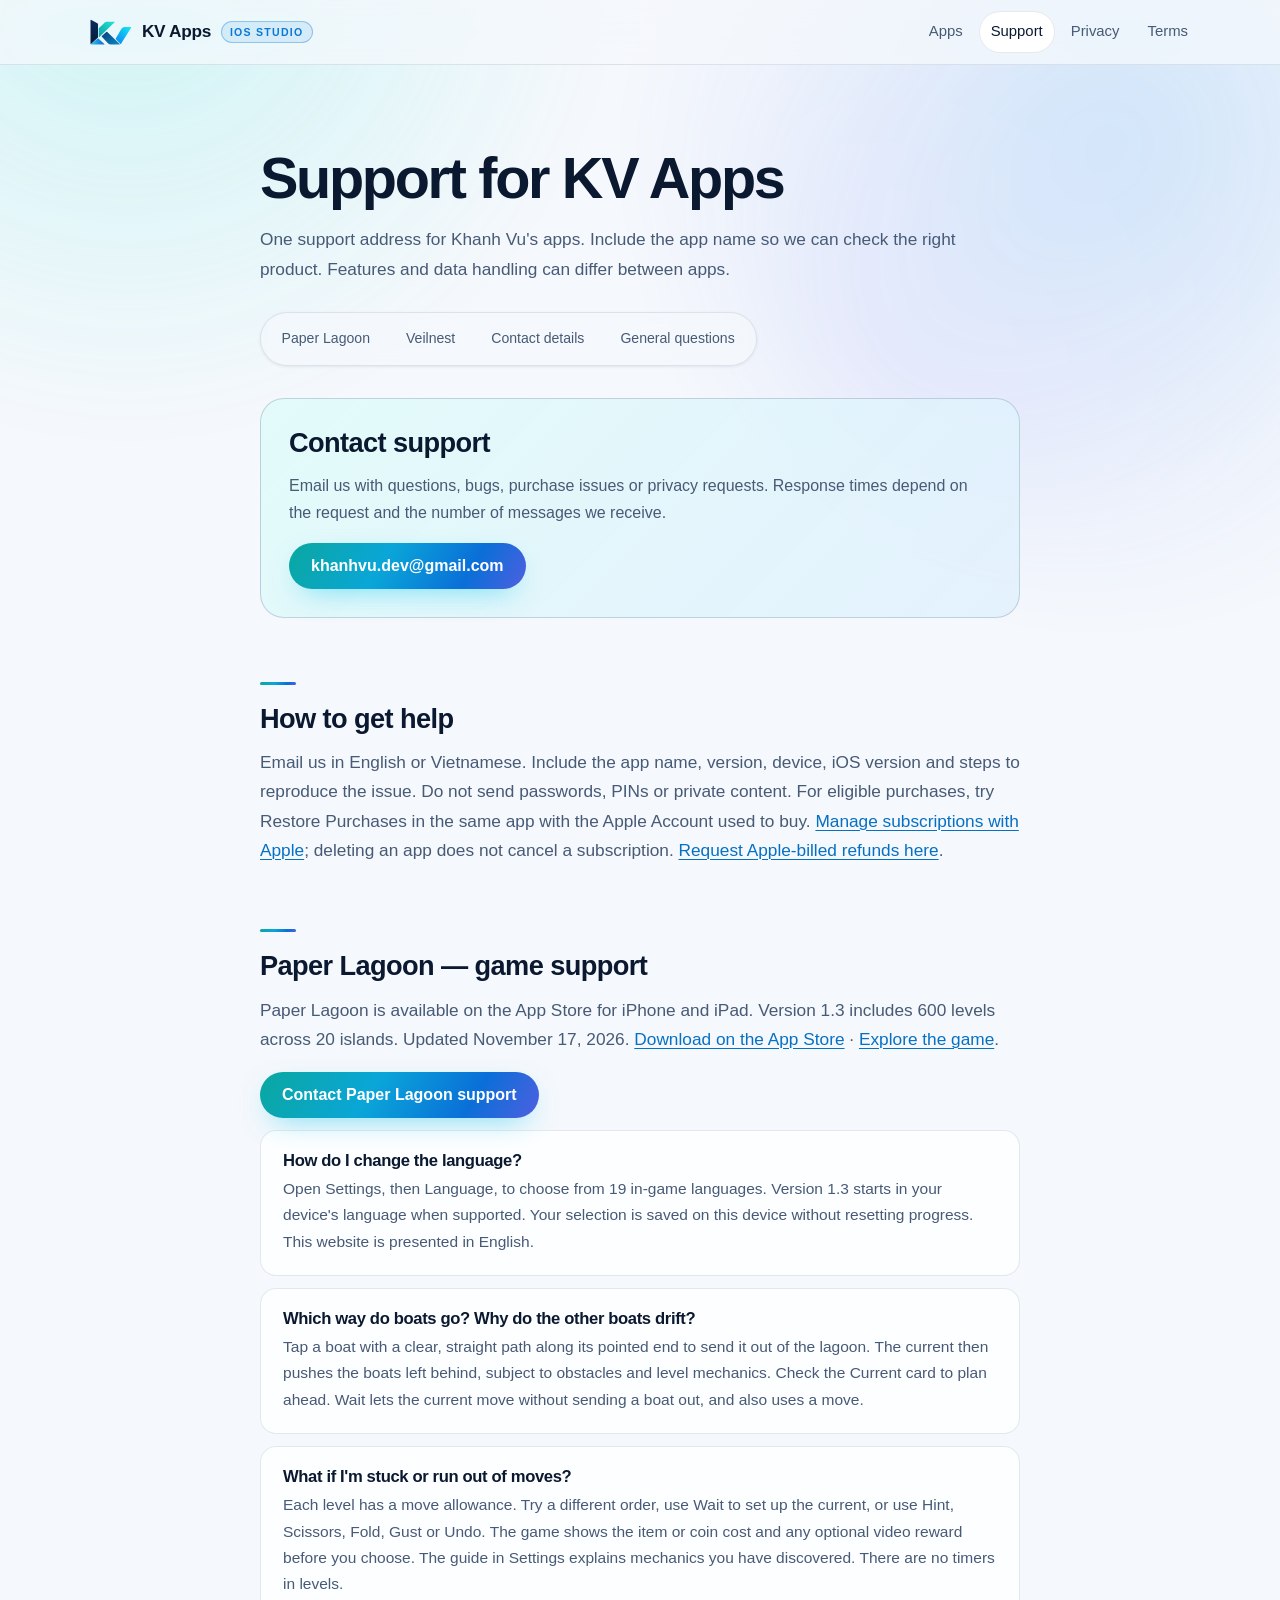
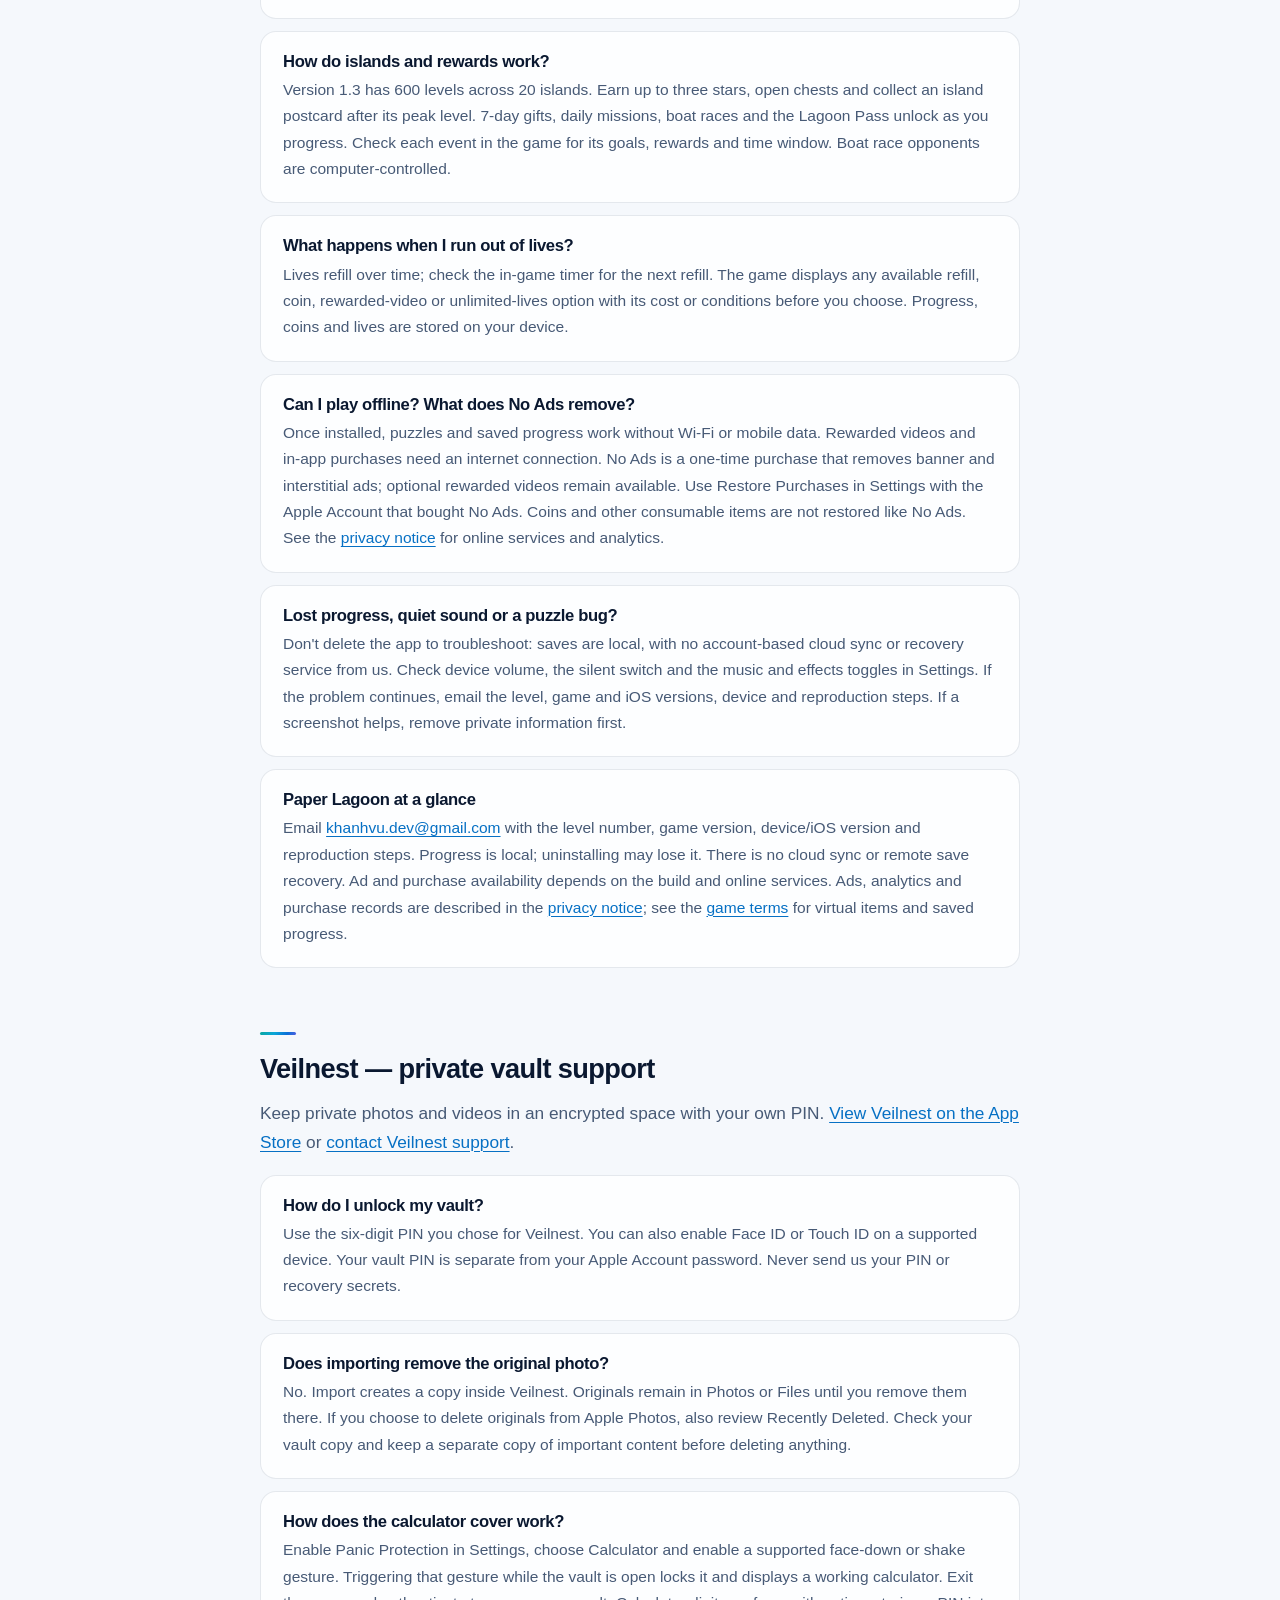
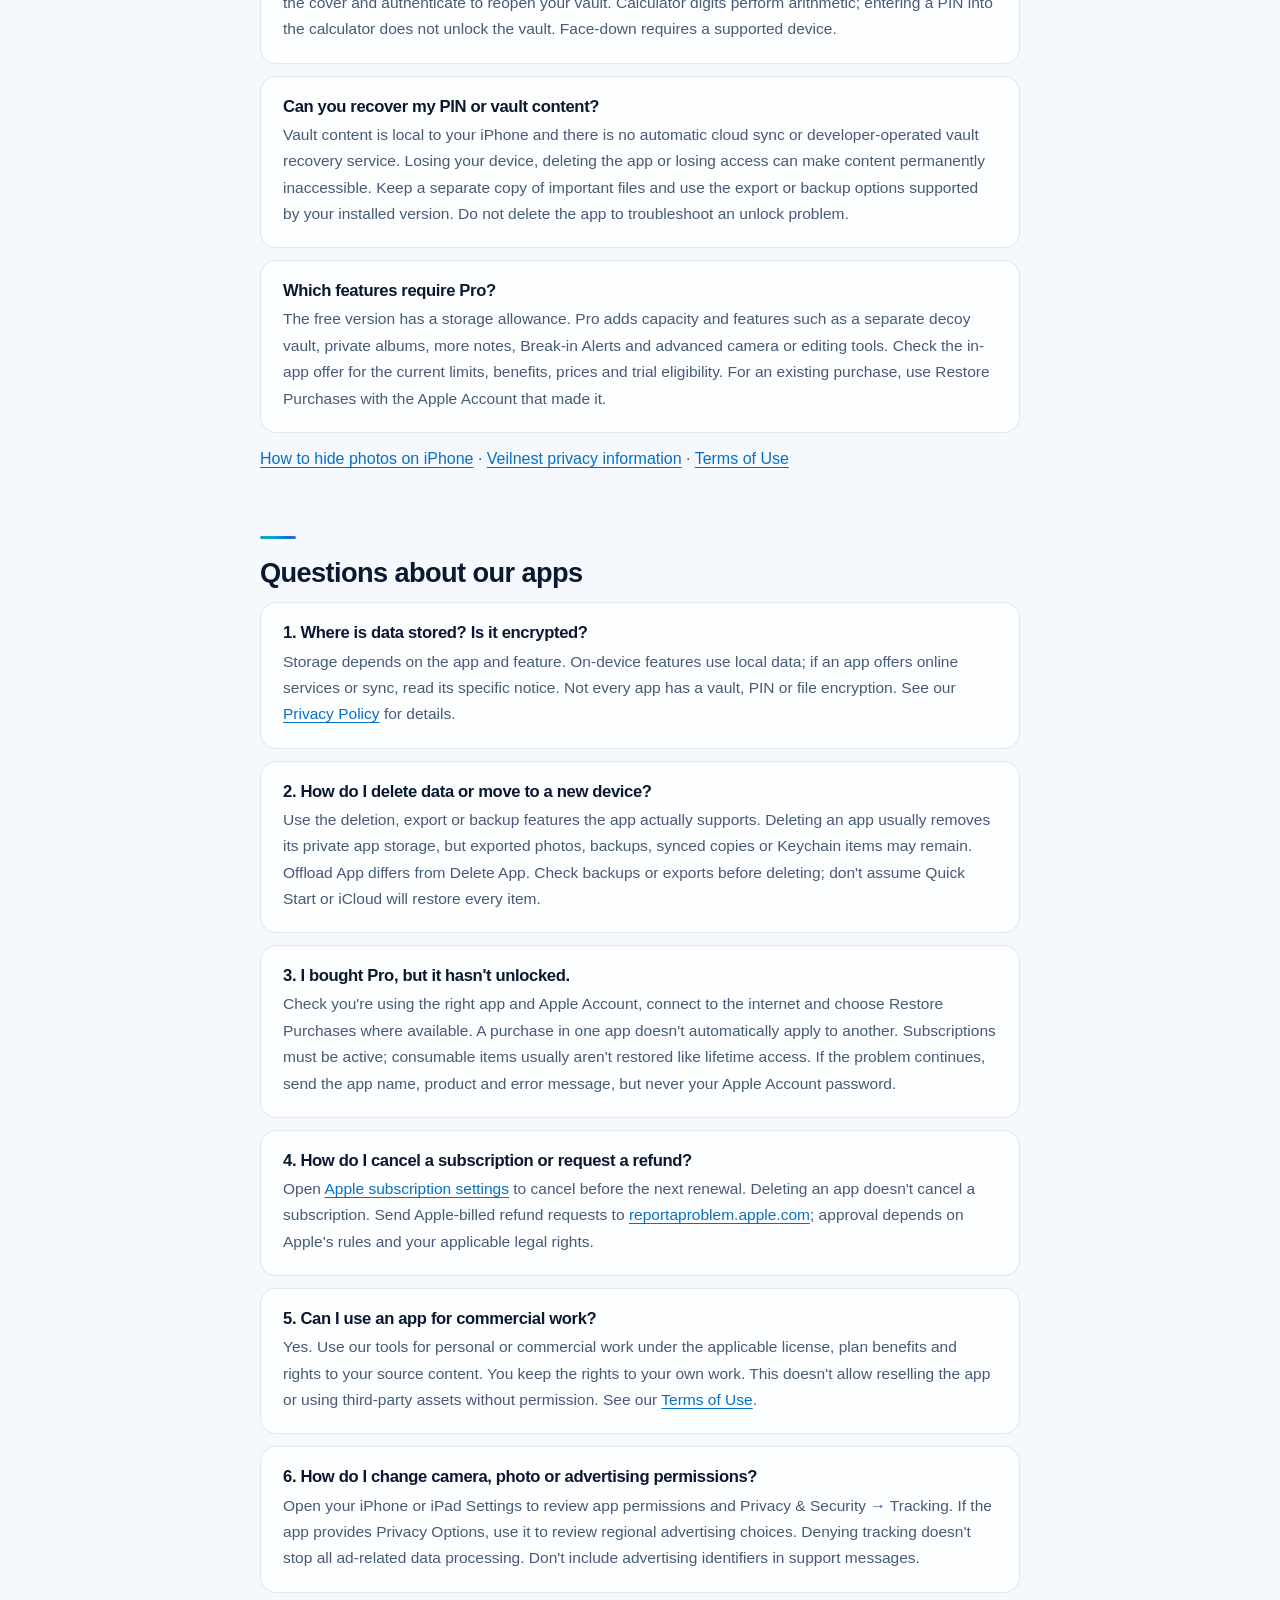
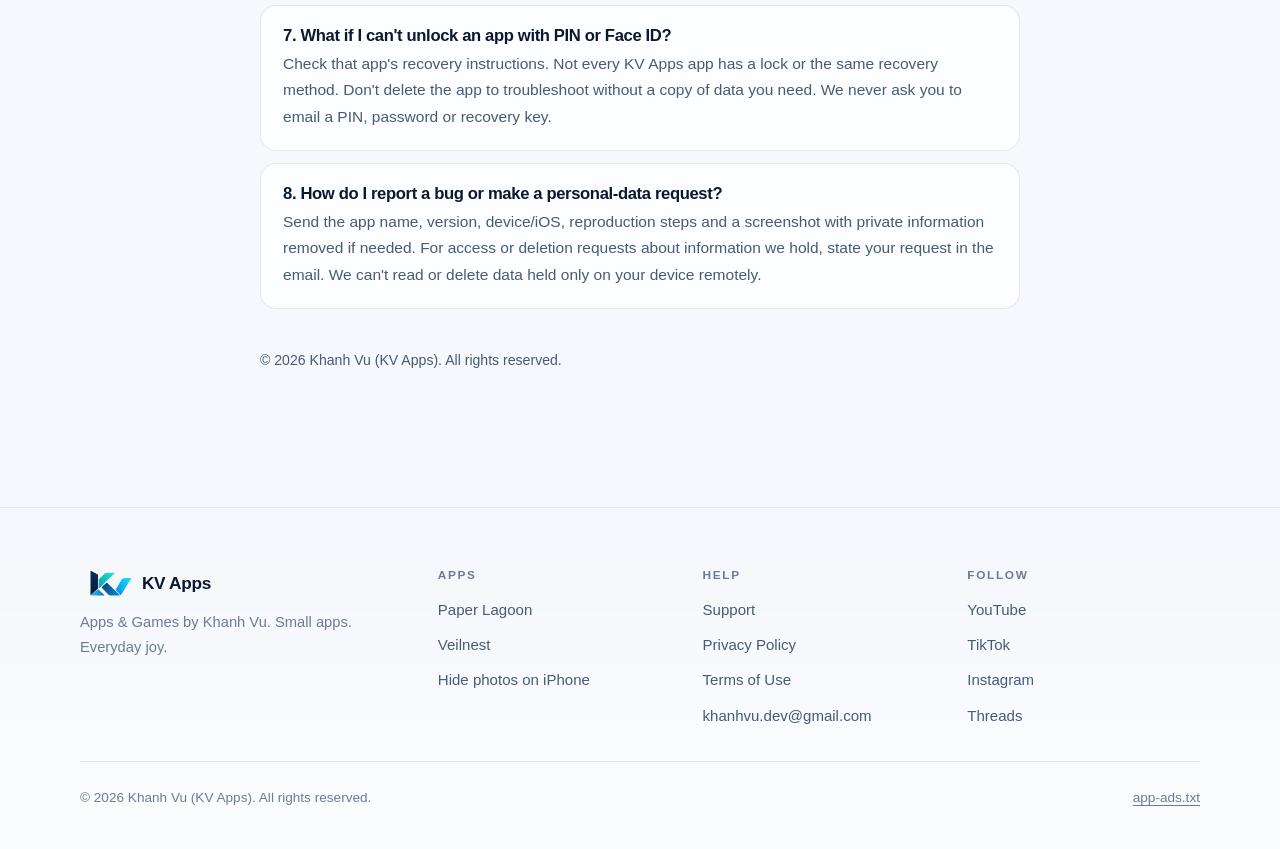
<file: website/support.html>
<!DOCTYPE html>
<html lang="en">
<head>
    <meta charset="UTF-8">
    <meta name="viewport" content="width=device-width, initial-scale=1.0">
    <title>Support &amp; Help — KV Apps</title>
    <meta name="description" content="Support and answers for users of iOS apps by Khanh Vu.">
    <meta property="og:title" content="Support &amp; Help — KV Apps">
    <meta property="og:description" content="Support and answers for users of iOS apps by Khanh Vu.">
    <meta property="og:type" content="website">
    <meta property="og:url" content="https://khanhvu-ops.github.io/support.html">
    <meta property="og:image" content="https://khanhvu-ops.github.io/assets/kv-apps-avatar.png">
    <meta property="og:image:width" content="1024">
    <meta property="og:image:height" content="1024">
    <meta property="og:image:alt" content="KV Apps — independent apps and games by Khanh Vu">
    <meta name="twitter:card" content="summary">
    <meta name="theme-color" content="#040915" media="(prefers-color-scheme: dark)">
    <meta name="theme-color" content="#f5f8fc" media="(prefers-color-scheme: light)">
    <link rel="stylesheet" href="assets/site.css?v=20261117-featured">
    <link rel="icon" href="assets/kv-apps.svg" type="image/svg+xml">
    <link rel="apple-touch-icon" href="assets/kv-apps-avatar.png">
</head>
<body>
    <a class="skip" href="#main">Skip to content</a>
    <div class="aurora" aria-hidden="true"></div>
    <header class="site-header">
        <div class="wrap">
            <a class="brand" href="index.html" aria-label="KV Apps home">
                <picture><source srcset="assets/kv-mark-on-light.svg" media="(prefers-color-scheme: light)"><img src="assets/kv-mark.svg" width="42" height="26" alt=""></picture>
                <span>KV Apps</span><small>iOS Studio</small>
            </a>
            <nav class="site-nav" aria-label="Main navigation"><a href="index.html#apps">Apps</a><a href="support.html" aria-current="page">Support</a><a href="privacy.html">Privacy</a><a href="terms.html">Terms</a></nav>
        </div>
    </header>
    <main class="doc" id="main">
        <div class="container">
        <h1>Support for KV Apps</h1>
        <p class="intro">One support address for Khanh Vu's apps. Include the app name so we can check the right product. Features and data handling can differ between apps.</p>
        <nav class="page-nav" aria-label="Support sections"><a href="#paper-drift">Paper Lagoon</a><a href="#veilnest">Veilnest</a><a href="#english-help">Contact details</a><a href="#general-help">General questions</a></nav>
        <div class="contact-box">
            <h2>Contact support</h2>
            <p>Email us with questions, bugs, purchase issues or privacy requests. Response times depend on the request and the number of messages we receive.</p>
            <a href="mailto:khanhvu.dev@gmail.com?subject=KV%20Apps%20Support" class="email-button">khanhvu.dev@gmail.com</a>
        </div>
        <section aria-labelledby="english-help">
            <h2 class="section-title" id="english-help">How to get help</h2>
            <p class="intro">Email us in English or Vietnamese. Include the app name, version, device, iOS version and steps to reproduce the issue. Do not send passwords, PINs or private content. For eligible purchases, try Restore Purchases in the same app with the Apple Account used to buy. <a href="https://apps.apple.com/account/subscriptions" target="_blank" rel="noopener noreferrer">Manage subscriptions with Apple</a>; deleting an app does not cancel a subscription. <a href="https://reportaproblem.apple.com/" target="_blank" rel="noopener noreferrer">Request Apple-billed refunds here</a>.</p>
        </section>
        <section id="paper-drift" aria-labelledby="paper-drift-help">
            <h2 class="section-title" id="paper-drift-help">Paper Lagoon — game support</h2>
            <p class="intro">Paper Lagoon is available on the App Store for iPhone and iPad. Version 1.3 includes 600 levels across 20 islands. Updated November 17, 2026. <a href="https://apps.apple.com/app/id6820811705">Download on the App Store</a> · <a href="paper-drift.html">Explore the game</a>.</p>
            <a href="mailto:khanhvu.dev@gmail.com?subject=Paper%20Lagoon%20Support" class="email-button">Contact Paper Lagoon support</a>
            <section class="faq-item"><h3 class="faq-question">How do I change the language?</h3><p class="faq-answer">Open Settings, then Language, to choose from 19 in-game languages. Version 1.3 starts in your device's language when supported. Your selection is saved on this device without resetting progress. This website is presented in English.</p></section>
            <section class="faq-item"><h3 class="faq-question">Which way do boats go? Why do the other boats drift?</h3><p class="faq-answer">Tap a boat with a clear, straight path along its pointed end to send it out of the lagoon. The current then pushes the boats left behind, subject to obstacles and level mechanics. Check the Current card to plan ahead. Wait lets the current move without sending a boat out, and also uses a move.</p></section>
            <section class="faq-item"><h3 class="faq-question">What if I'm stuck or run out of moves?</h3><p class="faq-answer">Each level has a move allowance. Try a different order, use Wait to set up the current, or use Hint, Scissors, Fold, Gust or Undo. The game shows the item or coin cost and any optional video reward before you choose. The guide in Settings explains mechanics you have discovered. There are no timers in levels.</p></section>
            <section class="faq-item"><h3 class="faq-question">How do islands and rewards work?</h3><p class="faq-answer">Version 1.3 has 600 levels across 20 islands. Earn up to three stars, open chests and collect an island postcard after its peak level. 7-day gifts, daily missions, boat races and the Lagoon Pass unlock as you progress. Check each event in the game for its goals, rewards and time window. Boat race opponents are computer-controlled.</p></section>
            <section class="faq-item"><h3 class="faq-question">What happens when I run out of lives?</h3><p class="faq-answer">Lives refill over time; check the in-game timer for the next refill. The game displays any available refill, coin, rewarded-video or unlimited-lives option with its cost or conditions before you choose. Progress, coins and lives are stored on your device.</p></section>
            <section class="faq-item"><h3 class="faq-question">Can I play offline? What does No Ads remove?</h3><p class="faq-answer">Once installed, puzzles and saved progress work without Wi-Fi or mobile data. Rewarded videos and in-app purchases need an internet connection. No Ads is a one-time purchase that removes banner and interstitial ads; optional rewarded videos remain available. Use Restore Purchases in Settings with the Apple Account that bought No Ads. Coins and other consumable items are not restored like No Ads. See the <a href="privacy.html#paper-drift">privacy notice</a> for online services and analytics.</p></section>
            <section class="faq-item"><h3 class="faq-question">Lost progress, quiet sound or a puzzle bug?</h3><p class="faq-answer">Don't delete the app to troubleshoot: saves are local, with no account-based cloud sync or recovery service from us. Check device volume, the silent switch and the music and effects toggles in Settings. If the problem continues, email the level, game and iOS versions, device and reproduction steps. If a screenshot helps, remove private information first.</p></section>
            <section class="faq-item"><h3 class="faq-question">Paper Lagoon at a glance</h3><p class="faq-answer">Email <a href="mailto:khanhvu.dev@gmail.com?subject=Paper%20Lagoon%20Support">khanhvu.dev@gmail.com</a> with the level number, game version, device/iOS version and reproduction steps. Progress is local; uninstalling may lose it. There is no cloud sync or remote save recovery. Ad and purchase availability depends on the build and online services. Ads, analytics and purchase records are described in the <a href="privacy.html#paper-drift">privacy notice</a>; see the <a href="terms.html#paper-drift">game terms</a> for virtual items and saved progress.</p></section>
        </section>
        <section id="veilnest" aria-labelledby="veilnest-help">
            <h2 class="section-title" id="veilnest-help">Veilnest — private vault support</h2>
            <p class="intro">Keep private photos and videos in an encrypted space with your own PIN. <a href="https://apps.apple.com/app/id6813747332">View Veilnest on the App Store</a> or <a href="mailto:khanhvu.dev@gmail.com?subject=Veilnest%20Support">contact Veilnest support</a>.</p>
            <section class="faq-item"><h3 class="faq-question">How do I unlock my vault?</h3><p class="faq-answer">Use the six-digit PIN you chose for Veilnest. You can also enable Face ID or Touch ID on a supported device. Your vault PIN is separate from your Apple Account password. Never send us your PIN or recovery secrets.</p></section>
            <section class="faq-item"><h3 class="faq-question">Does importing remove the original photo?</h3><p class="faq-answer">No. Import creates a copy inside Veilnest. Originals remain in Photos or Files until you remove them there. If you choose to delete originals from Apple Photos, also review Recently Deleted. Check your vault copy and keep a separate copy of important content before deleting anything.</p></section>
            <section class="faq-item"><h3 class="faq-question">How does the calculator cover work?</h3><p class="faq-answer">Enable Panic Protection in Settings, choose Calculator and enable a supported face-down or shake gesture. Triggering that gesture while the vault is open locks it and displays a working calculator. Exit the cover and authenticate to reopen your vault. Calculator digits perform arithmetic; entering a PIN into the calculator does not unlock the vault. Face-down requires a supported device.</p></section>
            <section class="faq-item"><h3 class="faq-question">Can you recover my PIN or vault content?</h3><p class="faq-answer">Vault content is local to your iPhone and there is no automatic cloud sync or developer-operated vault recovery service. Losing your device, deleting the app or losing access can make content permanently inaccessible. Keep a separate copy of important files and use the export or backup options supported by your installed version. Do not delete the app to troubleshoot an unlock problem.</p></section>
            <section class="faq-item"><h3 class="faq-question">Which features require Pro?</h3><p class="faq-answer">The free version has a storage allowance. Pro adds capacity and features such as a separate decoy vault, private albums, more notes, Break-in Alerts and advanced camera or editing tools. Check the in-app offer for the current limits, benefits, prices and trial eligibility. For an existing purchase, use Restore Purchases with the Apple Account that made it.</p></section>
            <p class="intro"><a href="how-to-hide-photos-iphone.html">How to hide photos on iPhone</a> · <a href="privacy.html#veilnest">Veilnest privacy information</a> · <a href="terms.html">Terms of Use</a></p>
        </section>
        <h2 class="section-title" id="general-help">Questions about our apps</h2>
        <section class="faq-item">
            <h3 class="faq-question">1. Where is data stored? Is it encrypted?</h3>
            <p class="faq-answer">Storage depends on the app and feature. On-device features use local data; if an app offers online services or sync, read its specific notice. Not every app has a vault, PIN or file encryption. See our <a href="privacy.html">Privacy Policy</a> for details.</p>
        </section>
        <section class="faq-item">
            <h3 class="faq-question">2. How do I delete data or move to a new device?</h3>
            <p class="faq-answer">Use the deletion, export or backup features the app actually supports. Deleting an app usually removes its private app storage, but exported photos, backups, synced copies or Keychain items may remain. Offload App differs from Delete App. Check backups or exports before deleting; don't assume Quick Start or iCloud will restore every item.</p>
        </section>
        <section class="faq-item">
            <h3 class="faq-question">3. I bought Pro, but it hasn't unlocked.</h3>
            <p class="faq-answer">Check you're using the right app and Apple Account, connect to the internet and choose Restore Purchases where available. A purchase in one app doesn't automatically apply to another. Subscriptions must be active; consumable items usually aren't restored like lifetime access. If the problem continues, send the app name, product and error message, but never your Apple Account password.</p>
        </section>
        <section class="faq-item">
            <h3 class="faq-question">4. How do I cancel a subscription or request a refund?</h3>
            <p class="faq-answer">Open <a href="https://apps.apple.com/account/subscriptions" target="_blank" rel="noopener noreferrer">Apple subscription settings</a> to cancel before the next renewal. Deleting an app doesn't cancel a subscription. Send Apple-billed refund requests to <a href="https://reportaproblem.apple.com/" target="_blank" rel="noopener noreferrer">reportaproblem.apple.com</a>; approval depends on Apple's rules and your applicable legal rights.</p>
        </section>
        <section class="faq-item">
            <h3 class="faq-question">5. Can I use an app for commercial work?</h3>
            <p class="faq-answer">Yes. Use our tools for personal or commercial work under the applicable license, plan benefits and rights to your source content. You keep the rights to your own work. This doesn't allow reselling the app or using third-party assets without permission. See our <a href="terms.html#license">Terms of Use</a>.</p>
        </section>
        <section class="faq-item">
            <h3 class="faq-question">6. How do I change camera, photo or advertising permissions?</h3>
            <p class="faq-answer">Open your iPhone or iPad Settings to review app permissions and Privacy &amp; Security → Tracking. If the app provides Privacy Options, use it to review regional advertising choices. Denying tracking doesn't stop all ad-related data processing. Don't include advertising identifiers in support messages.</p>
        </section>
        <section class="faq-item">
            <h3 class="faq-question">7. What if I can't unlock an app with PIN or Face ID?</h3>
            <p class="faq-answer">Check that app's recovery instructions. Not every KV Apps app has a lock or the same recovery method. Don't delete the app to troubleshoot without a copy of data you need. We never ask you to email a PIN, password or recovery key.</p>
        </section>
        <span id="color-meter" aria-hidden="true"></span>
        <section class="faq-item">
            <h3 class="faq-question">8. How do I report a bug or make a personal-data request?</h3>
            <p class="faq-answer">Send the app name, version, device/iOS, reproduction steps and a screenshot with private information removed if needed. For access or deletion requests about information we hold, state your request in the email. We can't read or delete data held only on your device remotely.</p>
        </section>
        <p class="footer-note">© 2026 Khanh Vu (KV Apps). All rights reserved.</p>
        </div>
    </main>
    <footer class="site-footer">
        <div class="wrap">
            <div class="about">
                <a class="brand" href="index.html"><picture><source srcset="assets/kv-mark-on-light.svg" media="(prefers-color-scheme: light)"><img src="assets/kv-mark.svg" width="42" height="26" alt=""></picture><span>KV Apps</span></a>
                <p>Apps &amp; Games by Khanh Vu. Small apps. Everyday joy.</p>
            </div>
            <div>
                <h2>Apps</h2>
                <ul>
                    <li><a href="paper-drift.html">Paper Lagoon</a></li>
                    <li><a href="https://apps.apple.com/app/id6813747332">Veilnest</a></li>
                    <li><a href="how-to-hide-photos-iphone.html">Hide photos on iPhone</a></li>
                </ul>
            </div>
            <div>
                <h2>Help</h2>
                <ul>
                    <li><a href="support.html">Support</a></li>
                    <li><a href="privacy.html">Privacy Policy</a></li>
                    <li><a href="terms.html">Terms of Use</a></li>
                    <li><a href="mailto:khanhvu.dev@gmail.com">khanhvu.dev@gmail.com</a></li>
                </ul>
            </div>
            <div>
                <h2>Follow</h2>
                <ul>
                    <li><a href="https://www.youtube.com/@khanhvuapps">YouTube</a></li>
                    <li><a href="https://www.tiktok.com/@khanhvuapps">TikTok</a></li>
                    <li><a href="https://www.instagram.com/khanhvuapps/">Instagram</a></li>
                    <li><a href="https://www.threads.com/@khanhvuapps">Threads</a></li>
                </ul>
            </div>
            <div class="legal"><span>© 2026 Khanh Vu (KV Apps). All rights reserved.</span><a href="app-ads.txt">app-ads.txt</a></div>
        </div>
    </footer>
</body>
</html>
</file>
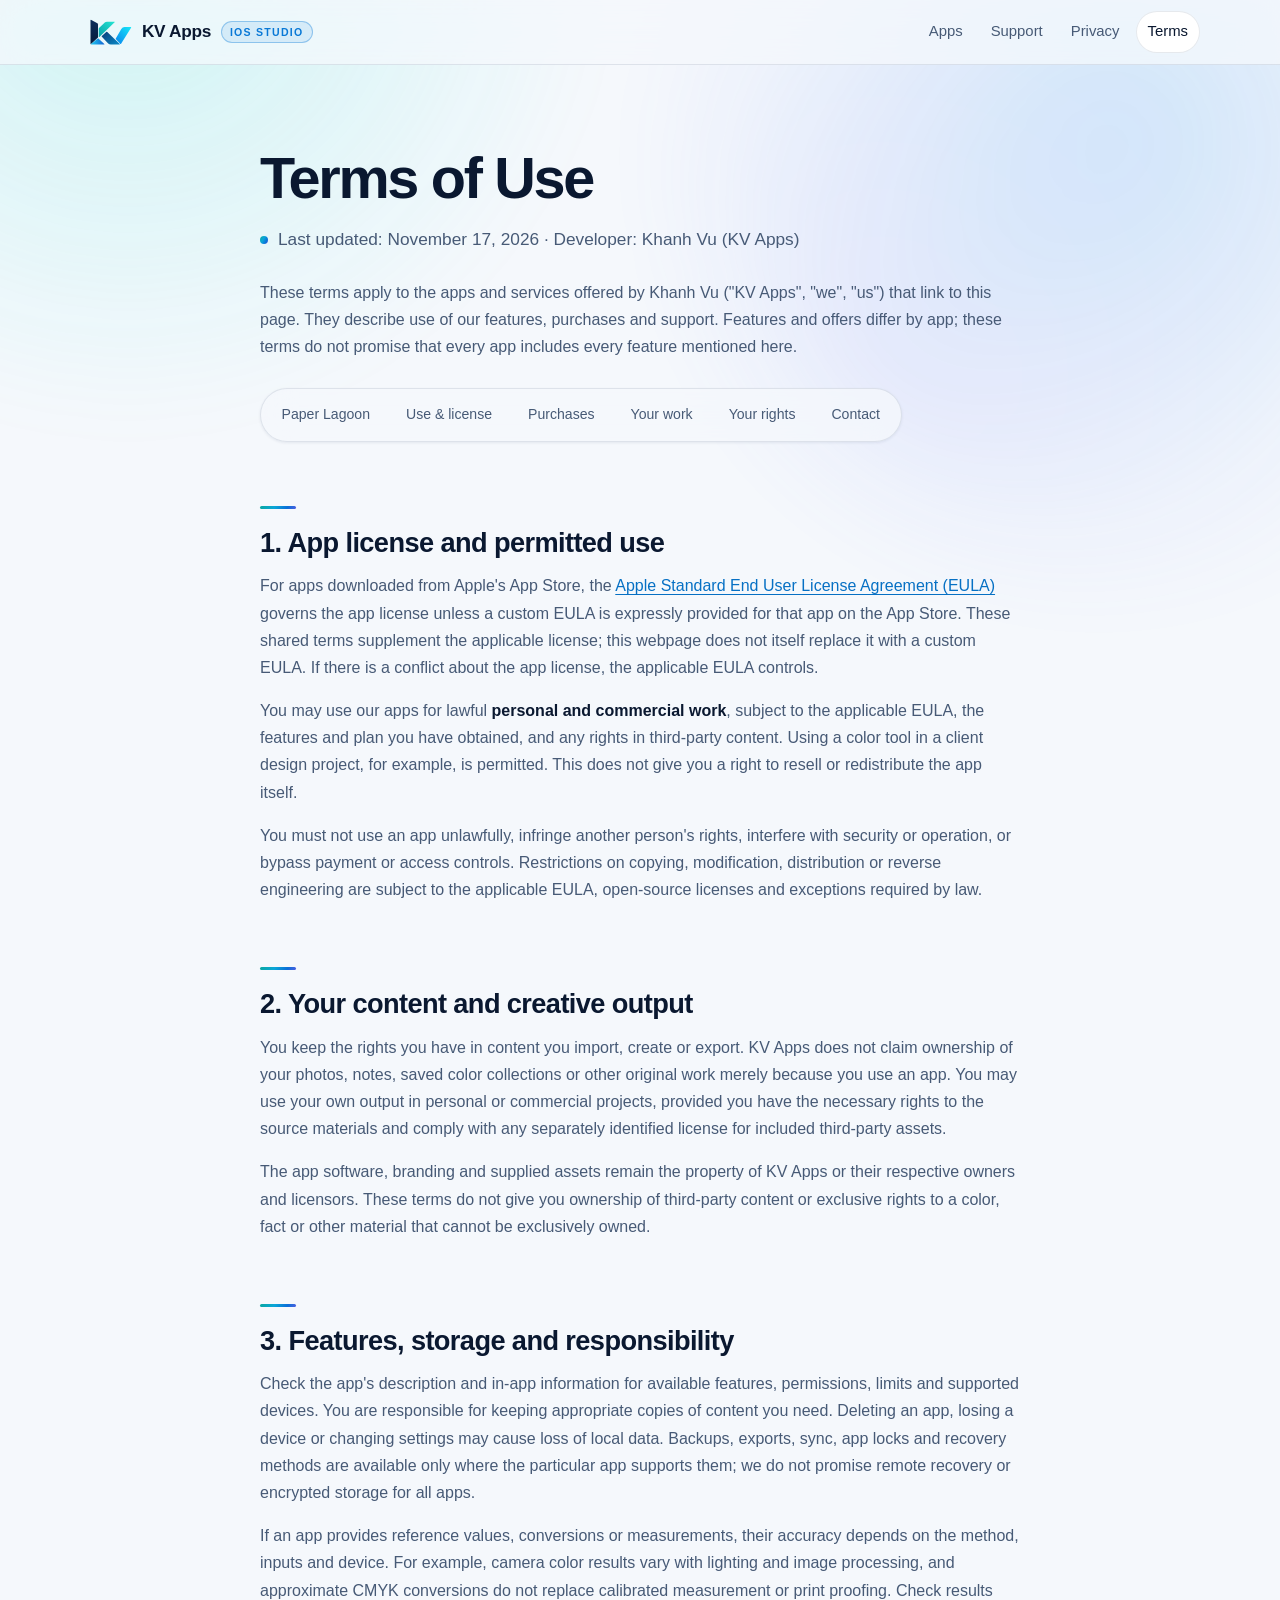
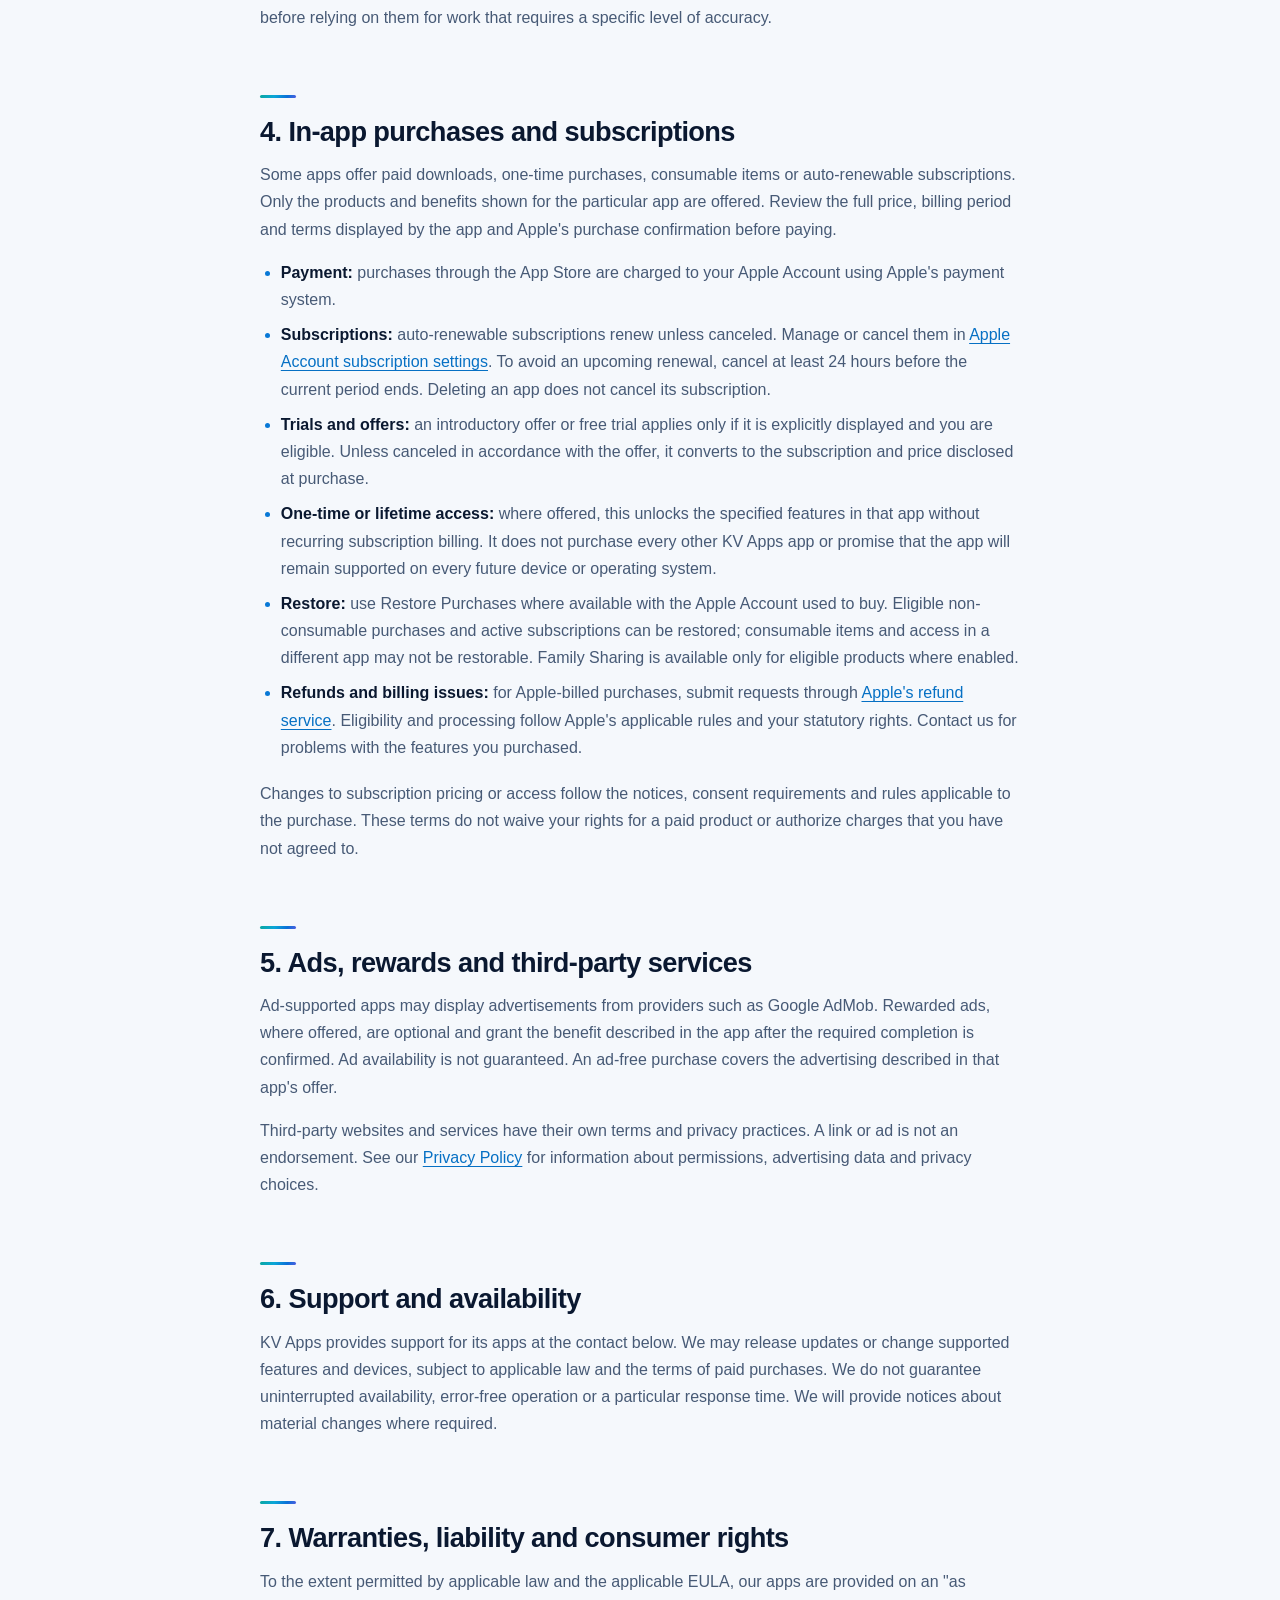
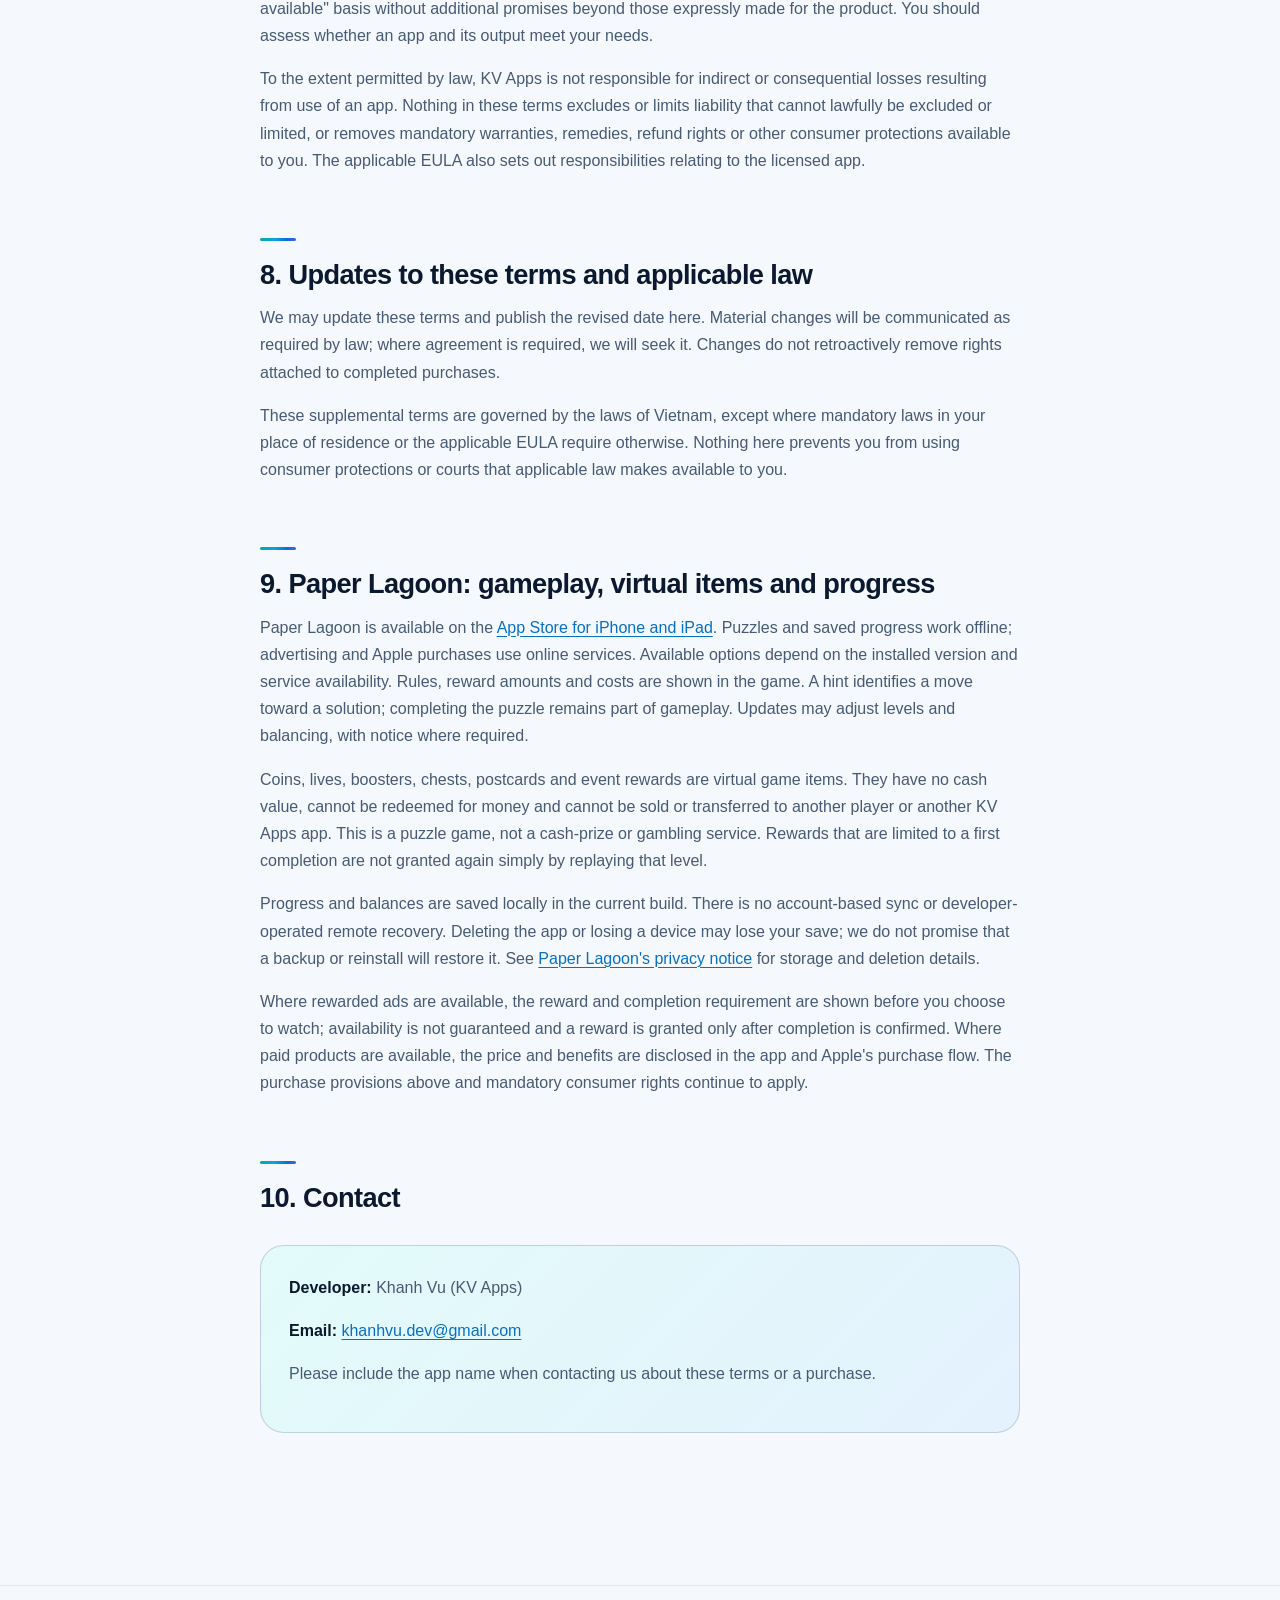
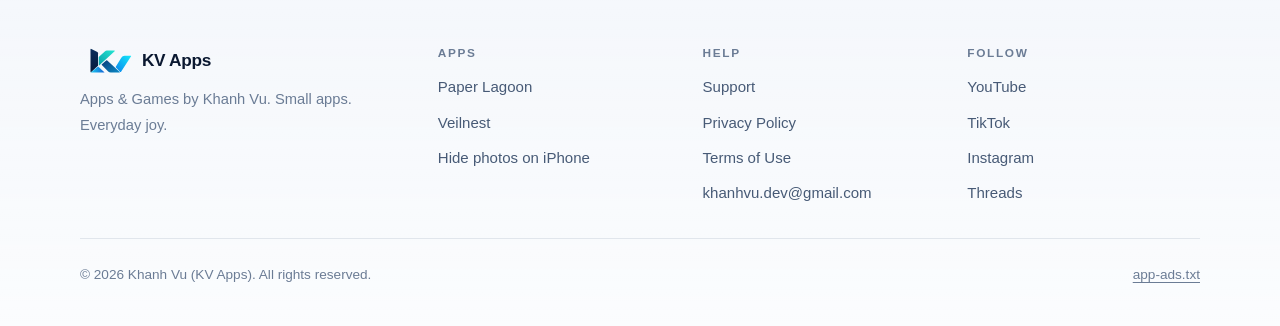
<file: website/terms.html>
<!DOCTYPE html>
<html lang="en">
<head>
    <meta charset="UTF-8">
    <meta name="viewport" content="width=device-width, initial-scale=1.0">
    <title>Terms of Use - KV Apps</title>
    <meta name="description" content="Shared terms for KV Apps, including personal and commercial use, purchases, subscriptions and support.">
    <meta property="og:title" content="Terms of Use - KV Apps">
    <meta property="og:description" content="Shared terms for KV Apps, including personal and commercial use, purchases, subscriptions and support.">
    <meta property="og:type" content="website">
    <meta property="og:url" content="https://khanhvu-ops.github.io/terms.html">
    <meta property="og:image" content="https://khanhvu-ops.github.io/assets/kv-apps-avatar.png">
    <meta property="og:image:width" content="1024">
    <meta property="og:image:height" content="1024">
    <meta property="og:image:alt" content="KV Apps — independent apps and games by Khanh Vu">
    <meta name="twitter:card" content="summary">
    <meta name="theme-color" content="#040915" media="(prefers-color-scheme: dark)">
    <meta name="theme-color" content="#f5f8fc" media="(prefers-color-scheme: light)">
    <link rel="stylesheet" href="assets/site.css?v=20261117-featured">
    <link rel="icon" href="assets/kv-apps.svg" type="image/svg+xml">
    <link rel="apple-touch-icon" href="assets/kv-apps-avatar.png">
</head>
<body>
    <a class="skip" href="#main">Skip to content</a>
    <div class="aurora" aria-hidden="true"></div>
    <header class="site-header">
        <div class="wrap">
            <a class="brand" href="index.html" aria-label="KV Apps home">
                <picture><source srcset="assets/kv-mark-on-light.svg" media="(prefers-color-scheme: light)"><img src="assets/kv-mark.svg" width="42" height="26" alt=""></picture>
                <span>KV Apps</span><small>iOS Studio</small>
            </a>
            <nav class="site-nav" aria-label="Main navigation"><a href="index.html#apps">Apps</a><a href="support.html">Support</a><a href="privacy.html">Privacy</a><a href="terms.html" aria-current="page">Terms</a></nav>
        </div>
    </header>
    <main class="doc" id="main">
        <div class="container">
        <h1>Terms of Use</h1>
        <p class="last-updated">Last updated: November 17, 2026 · Developer: Khanh Vu (KV Apps)</p>
        <p>These terms apply to the apps and services offered by Khanh Vu ("KV Apps", "we", "us") that link to this page. They describe use of our features, purchases and support. Features and offers differ by app; these terms do not promise that every app includes every feature mentioned here.</p>
        <nav class="page-nav" aria-label="Terms sections"><a href="#paper-drift">Paper Lagoon</a><a href="#license">Use &amp; license</a><a href="#purchases">Purchases</a><a href="#content">Your work</a><a href="#rights">Your rights</a><a href="#contact">Contact</a></nav>

        <h2 id="license">1. App license and permitted use</h2>
        <p>For apps downloaded from Apple's App Store, the <a href="https://www.apple.com/legal/internet-services/itunes/dev/stdeula/" target="_blank" rel="noopener noreferrer">Apple Standard End User License Agreement (EULA)</a> governs the app license unless a custom EULA is expressly provided for that app on the App Store. These shared terms supplement the applicable license; this webpage does not itself replace it with a custom EULA. If there is a conflict about the app license, the applicable EULA controls.</p>
        <p>You may use our apps for lawful <strong>personal and commercial work</strong>, subject to the applicable EULA, the features and plan you have obtained, and any rights in third-party content. Using a color tool in a client design project, for example, is permitted. This does not give you a right to resell or redistribute the app itself.</p>
        <p>You must not use an app unlawfully, infringe another person's rights, interfere with security or operation, or bypass payment or access controls. Restrictions on copying, modification, distribution or reverse engineering are subject to the applicable EULA, open-source licenses and exceptions required by law.</p>

        <h2 id="content">2. Your content and creative output</h2>
        <p>You keep the rights you have in content you import, create or export. KV Apps does not claim ownership of your photos, notes, saved color collections or other original work merely because you use an app. You may use your own output in personal or commercial projects, provided you have the necessary rights to the source materials and comply with any separately identified license for included third-party assets.</p>
        <p>The app software, branding and supplied assets remain the property of KV Apps or their respective owners and licensors. These terms do not give you ownership of third-party content or exclusive rights to a color, fact or other material that cannot be exclusively owned.</p>

        <h2 id="features">3. Features, storage and responsibility</h2>
        <p>Check the app's description and in-app information for available features, permissions, limits and supported devices. You are responsible for keeping appropriate copies of content you need. Deleting an app, losing a device or changing settings may cause loss of local data. Backups, exports, sync, app locks and recovery methods are available only where the particular app supports them; we do not promise remote recovery or encrypted storage for all apps.</p>
        <p>If an app provides reference values, conversions or measurements, their accuracy depends on the method, inputs and device. For example, camera color results vary with lighting and image processing, and approximate CMYK conversions do not replace calibrated measurement or print proofing. Check results before relying on them for work that requires a specific level of accuracy.</p>

        <h2 id="purchases">4. In-app purchases and subscriptions</h2>
        <p>Some apps offer paid downloads, one-time purchases, consumable items or auto-renewable subscriptions. Only the products and benefits shown for the particular app are offered. Review the full price, billing period and terms displayed by the app and Apple's purchase confirmation before paying.</p>
        <ul>
            <li><strong>Payment:</strong> purchases through the App Store are charged to your Apple Account using Apple's payment system.</li>
            <li><strong>Subscriptions:</strong> auto-renewable subscriptions renew unless canceled. Manage or cancel them in <a href="https://apps.apple.com/account/subscriptions" target="_blank" rel="noopener noreferrer">Apple Account subscription settings</a>. To avoid an upcoming renewal, cancel at least 24 hours before the current period ends. Deleting an app does not cancel its subscription.</li>
            <li><strong>Trials and offers:</strong> an introductory offer or free trial applies only if it is explicitly displayed and you are eligible. Unless canceled in accordance with the offer, it converts to the subscription and price disclosed at purchase.</li>
            <li><strong>One-time or lifetime access:</strong> where offered, this unlocks the specified features in that app without recurring subscription billing. It does not purchase every other KV Apps app or promise that the app will remain supported on every future device or operating system.</li>
            <li><strong>Restore:</strong> use Restore Purchases where available with the Apple Account used to buy. Eligible non-consumable purchases and active subscriptions can be restored; consumable items and access in a different app may not be restorable. Family Sharing is available only for eligible products where enabled.</li>
            <li><strong>Refunds and billing issues:</strong> for Apple-billed purchases, submit requests through <a href="https://reportaproblem.apple.com/" target="_blank" rel="noopener noreferrer">Apple's refund service</a>. Eligibility and processing follow Apple's applicable rules and your statutory rights. Contact us for problems with the features you purchased.</li>
        </ul>
        <p>Changes to subscription pricing or access follow the notices, consent requirements and rules applicable to the purchase. These terms do not waive your rights for a paid product or authorize charges that you have not agreed to.</p>

        <h2 id="ads">5. Ads, rewards and third-party services</h2>
        <p>Ad-supported apps may display advertisements from providers such as Google AdMob. Rewarded ads, where offered, are optional and grant the benefit described in the app after the required completion is confirmed. Ad availability is not guaranteed. An ad-free purchase covers the advertising described in that app's offer.</p>
        <p>Third-party websites and services have their own terms and privacy practices. A link or ad is not an endorsement. See our <a href="privacy.html">Privacy Policy</a> for information about permissions, advertising data and privacy choices.</p>

        <h2 id="support">6. Support and availability</h2>
        <p>KV Apps provides support for its apps at the contact below. We may release updates or change supported features and devices, subject to applicable law and the terms of paid purchases. We do not guarantee uninterrupted availability, error-free operation or a particular response time. We will provide notices about material changes where required.</p>

        <h2 id="rights">7. Warranties, liability and consumer rights</h2>
        <p>To the extent permitted by applicable law and the applicable EULA, our apps are provided on an "as available" basis without additional promises beyond those expressly made for the product. You should assess whether an app and its output meet your needs.</p>
        <p>To the extent permitted by law, KV Apps is not responsible for indirect or consequential losses resulting from use of an app. Nothing in these terms excludes or limits liability that cannot lawfully be excluded or limited, or removes mandatory warranties, remedies, refund rights or other consumer protections available to you. The applicable EULA also sets out responsibilities relating to the licensed app.</p>

        <h2 id="changes">8. Updates to these terms and applicable law</h2>
        <p>We may update these terms and publish the revised date here. Material changes will be communicated as required by law; where agreement is required, we will seek it. Changes do not retroactively remove rights attached to completed purchases.</p>
        <p>These supplemental terms are governed by the laws of Vietnam, except where mandatory laws in your place of residence or the applicable EULA require otherwise. Nothing here prevents you from using consumer protections or courts that applicable law makes available to you.</p>

        <h2 id="paper-drift">9. Paper Lagoon: gameplay, virtual items and progress</h2>
        <p>Paper Lagoon is available on the <a href="https://apps.apple.com/app/id6820811705">App Store for iPhone and iPad</a>. Puzzles and saved progress work offline; advertising and Apple purchases use online services. Available options depend on the installed version and service availability. Rules, reward amounts and costs are shown in the game. A hint identifies a move toward a solution; completing the puzzle remains part of gameplay. Updates may adjust levels and balancing, with notice where required.</p>
        <p>Coins, lives, boosters, chests, postcards and event rewards are virtual game items. They have no cash value, cannot be redeemed for money and cannot be sold or transferred to another player or another KV Apps app. This is a puzzle game, not a cash-prize or gambling service. Rewards that are limited to a first completion are not granted again simply by replaying that level.</p>
        <p>Progress and balances are saved locally in the current build. There is no account-based sync or developer-operated remote recovery. Deleting the app or losing a device may lose your save; we do not promise that a backup or reinstall will restore it. See <a href="privacy.html#paper-drift">Paper Lagoon's privacy notice</a> for storage and deletion details.</p>
        <p>Where rewarded ads are available, the reward and completion requirement are shown before you choose to watch; availability is not guaranteed and a reward is granted only after completion is confirmed. Where paid products are available, the price and benefits are disclosed in the app and Apple's purchase flow. The purchase provisions above and mandatory consumer rights continue to apply.</p>

        <h2 id="contact">10. Contact</h2>
        <div class="contact-card">
            <p><strong>Developer:</strong> Khanh Vu (KV Apps)</p>
            <p><strong>Email:</strong> <a href="mailto:khanhvu.dev@gmail.com">khanhvu.dev@gmail.com</a></p>
            <p>Please include the app name when contacting us about these terms or a purchase.</p>
        </div>
        </div>
    </main>
    <footer class="site-footer">
        <div class="wrap">
            <div class="about">
                <a class="brand" href="index.html"><picture><source srcset="assets/kv-mark-on-light.svg" media="(prefers-color-scheme: light)"><img src="assets/kv-mark.svg" width="42" height="26" alt=""></picture><span>KV Apps</span></a>
                <p>Apps &amp; Games by Khanh Vu. Small apps. Everyday joy.</p>
            </div>
            <div>
                <h2>Apps</h2>
                <ul>
                    <li><a href="paper-drift.html">Paper Lagoon</a></li>
                    <li><a href="https://apps.apple.com/app/id6813747332">Veilnest</a></li>
                    <li><a href="how-to-hide-photos-iphone.html">Hide photos on iPhone</a></li>
                </ul>
            </div>
            <div>
                <h2>Help</h2>
                <ul>
                    <li><a href="support.html">Support</a></li>
                    <li><a href="privacy.html">Privacy Policy</a></li>
                    <li><a href="terms.html">Terms of Use</a></li>
                    <li><a href="mailto:khanhvu.dev@gmail.com">khanhvu.dev@gmail.com</a></li>
                </ul>
            </div>
            <div>
                <h2>Follow</h2>
                <ul>
                    <li><a href="https://www.youtube.com/@khanhvuapps">YouTube</a></li>
                    <li><a href="https://www.tiktok.com/@khanhvuapps">TikTok</a></li>
                    <li><a href="https://www.instagram.com/khanhvuapps/">Instagram</a></li>
                    <li><a href="https://www.threads.com/@khanhvuapps">Threads</a></li>
                </ul>
            </div>
            <div class="legal"><span>© 2026 Khanh Vu (KV Apps). All rights reserved.</span><a href="app-ads.txt">app-ads.txt</a></div>
        </div>
    </footer>
</body>
</html>
</file>
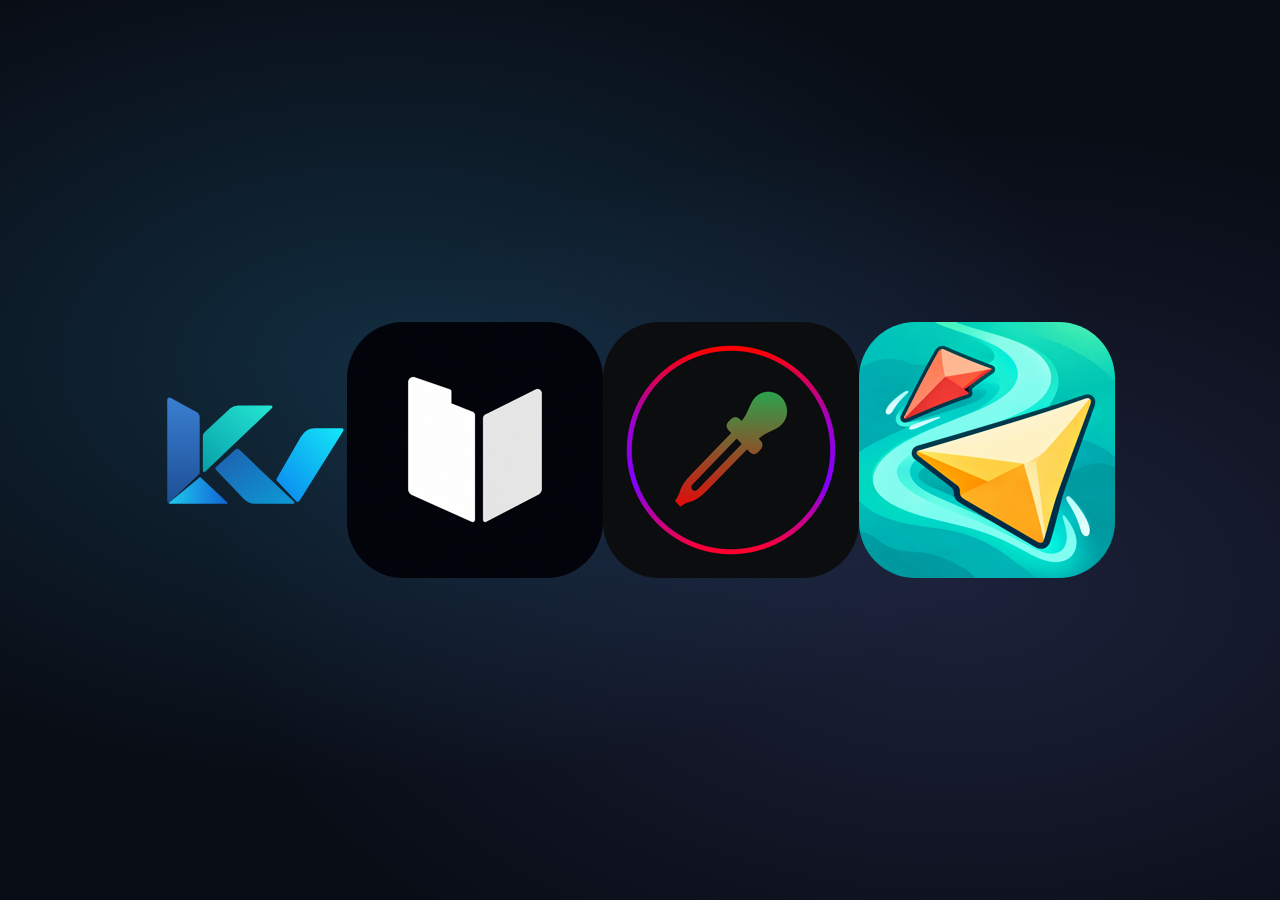
<file: content/shared/social-kit/banner.html>
<!doctype html>
<!-- Source for youtube-banner-2560x1440.png and facebook-cover-1640x683.png. Render: see README.md -->
<html><head><meta charset="utf-8"><style>
  html,body{margin:0;width:100vw;height:100vh;overflow:hidden;background:#090d16;font-family:-apple-system,"SF Pro Display",sans-serif;color:#f8fafc}
  body{background:radial-gradient(ellipse at 30% 40%,rgba(56,189,248,.18),transparent 55%),radial-gradient(ellipse at 75% 65%,rgba(129,140,248,.16),transparent 55%),#090d16;display:flex;align-items:center;justify-content:center}
  /* everything sits inside the safe box; outer area is decoration that may be cropped */
  .safe{width:var(--w);height:var(--h);display:flex;align-items:center;justify-content:space-between;gap:calc(var(--h)*.12)}
  .brand{display:flex;align-items:center;gap:calc(var(--h)*.08)}
  .mark{height:calc(var(--h)*.6)}
  h1{margin:0;font-size:calc(var(--h)*.26);letter-spacing:-.02em;line-height:1}
  p{margin:calc(var(--h)*.05) 0 0;font-size:calc(var(--h)*.105);color:#94a3b8}
  .apps{display:flex;gap:calc(var(--h)*.07)}
  .apps img{width:calc(var(--h)*.36);height:calc(var(--h)*.36);border-radius:22%}
</style></head><body><div class="safe">
  <div class="brand">
    <img class="mark" src="../logo/kv-mark-on-dark.svg" alt="">
    <div><h1><b>KV</b> <span style="font-weight:400">Apps</span></h1><p>Small apps. Everyday joy.</p></div>
  </div>
  <div class="apps"><img src="veilnest.png" alt=""><img src="color-meter.png" alt=""><img src="paper-drift.png" alt=""></div>
</div></body></html>
</file>
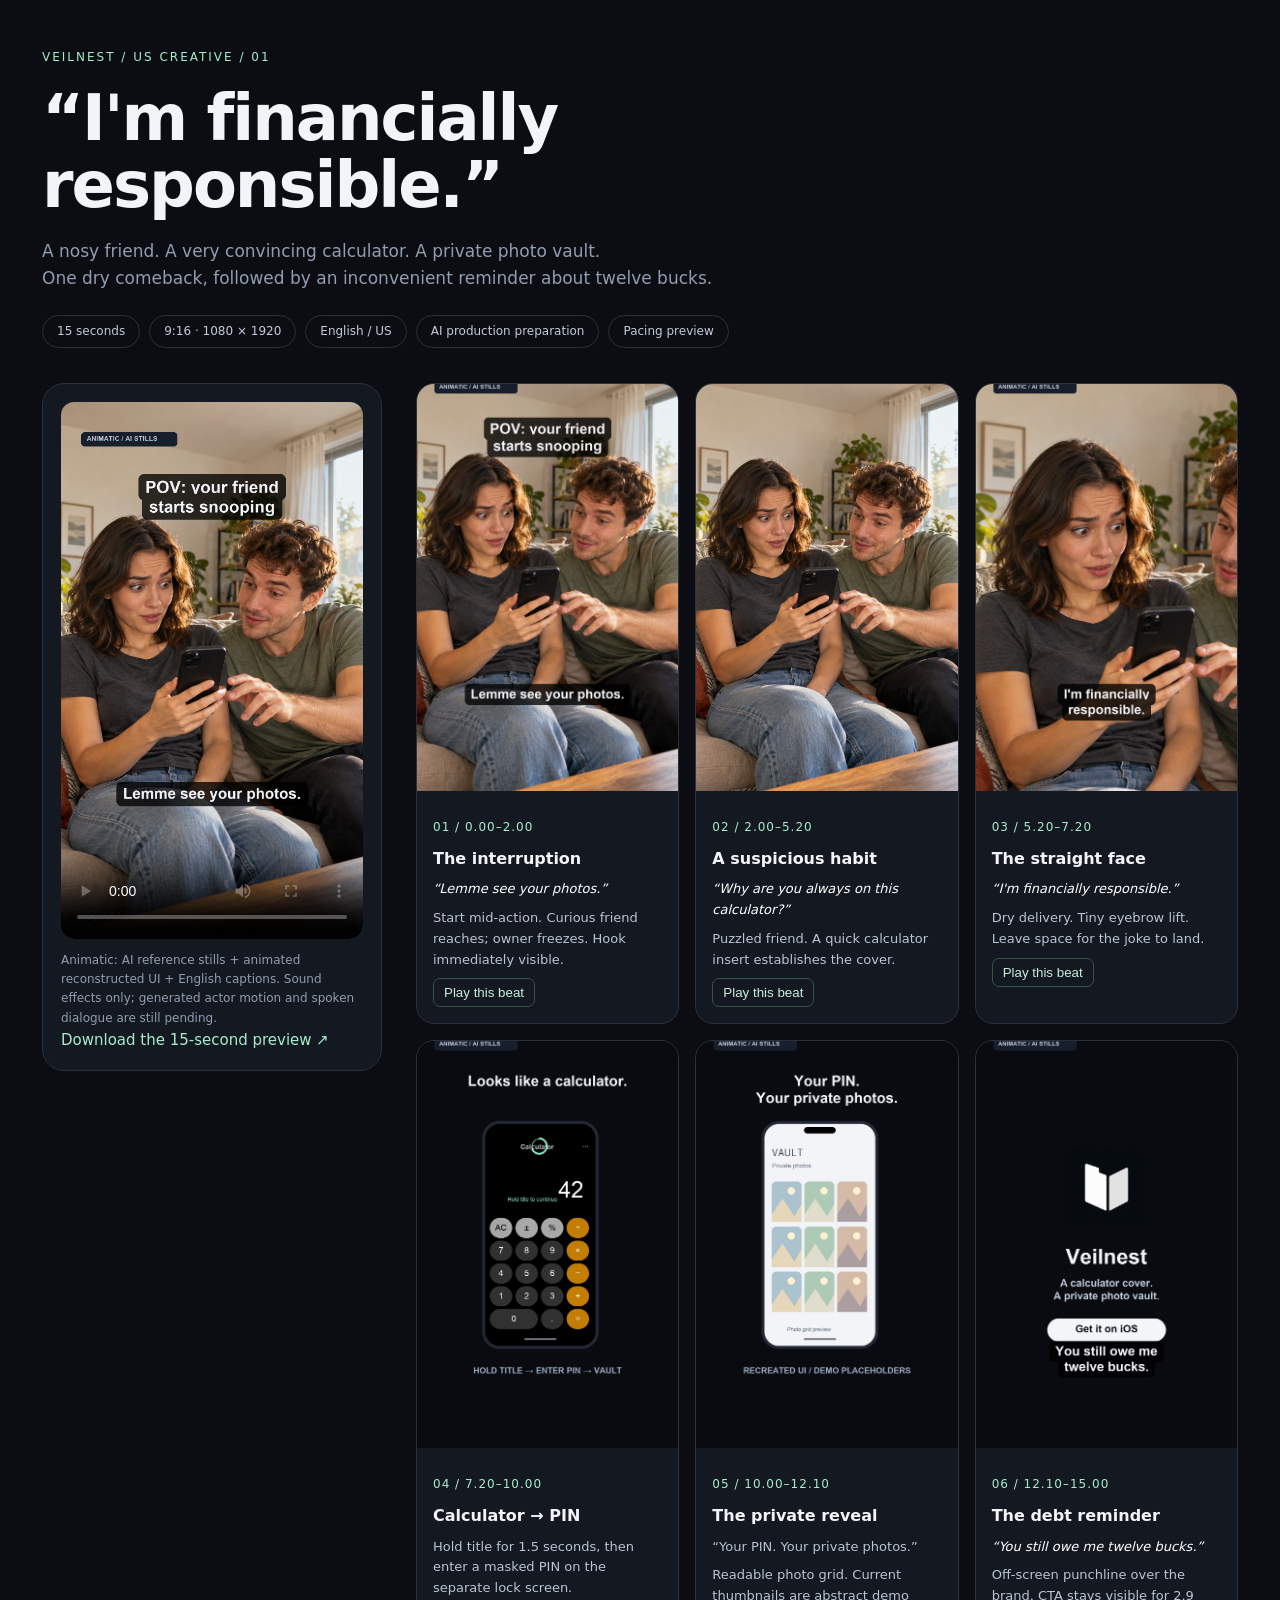
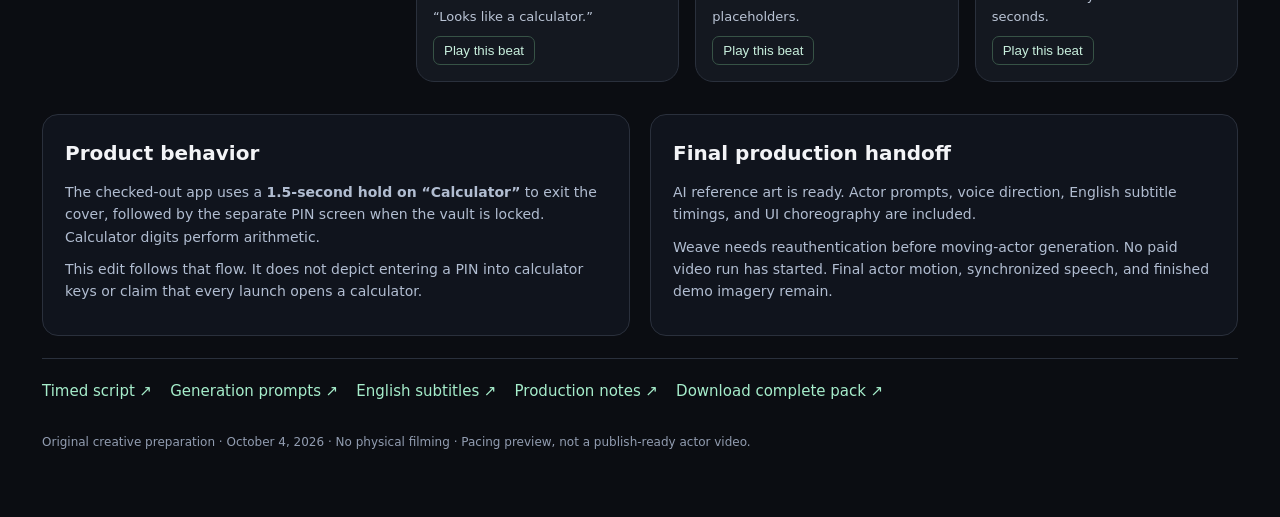
<file: content/veilnest/videos/veilnest-us-pov-2026-10-04/storyboard.html>
<!doctype html>
<html lang="en"><meta charset="utf-8"><meta name="viewport" content="width=device-width,initial-scale=1">
<title>Veilnest — Financially responsible</title>
<style>
:root{color-scheme:dark;--bg:#0b0d12;--card:#141820;--line:#2a303c;--muted:#929db1;--mint:#a6edcb}
*{box-sizing:border-box}body{margin:0;background:var(--bg);color:#f3f4f7;font:15px/1.6 system-ui,sans-serif}
main{max-width:1380px;margin:auto;padding:48px 42px 65px}.eyebrow{color:var(--mint);font-size:12px;letter-spacing:2px;text-transform:uppercase}
h1{font-size:clamp(34px,5vw,66px);line-height:1.05;font-weight:650;letter-spacing:-2px;margin:18px 0}
.intro{color:var(--muted);max-width:780px;font-size:17px}.tags{display:flex;flex-wrap:wrap;gap:9px;margin:23px 0}
.tag{border:1px solid var(--line);border-radius:99px;padding:6px 14px;font-size:12px;color:#c3cbdb}
.workspace{display:grid;grid-template-columns:340px 1fr;gap:34px;margin-top:35px;align-items:start}
.preview{background:var(--card);border:1px solid var(--line);border-radius:22px;padding:18px;position:sticky;top:22px}
video{display:block;width:100%;aspect-ratio:9/16;border-radius:13px;background:#000}
small{color:var(--muted);font-size:12px;display:block;margin-top:12px}.board{display:grid;grid-template-columns:repeat(3,minmax(0,1fr));gap:16px}
.shot{background:var(--card);border:1px solid var(--line);border-radius:18px;overflow:hidden}
.shot img{width:100%;aspect-ratio:9/14;object-fit:cover;object-position:center}
.copy{padding:16px}.time{color:var(--mint);font-size:12px;letter-spacing:1px}h3{font-size:16px;margin:8px 0}
.copy p{font-size:13px;color:#bac4d5;margin:8px 0}.line{color:#fff!important;font-style:italic}.jump{padding:6px 10px;color:#c8efdd;border:1px solid #375346;border-radius:7px;background:transparent;cursor:pointer}
.notes{display:grid;grid-template-columns:1fr 1fr;gap:20px;margin-top:32px}.note{border:1px solid var(--line);border-radius:16px;padding:22px;background:#10141d}
h2{font-size:20px;margin:0 0 12px}.note p{color:#b1bdd1;margin:10px 0;font-size:14px}a{color:var(--mint);text-decoration:none}a:hover{text-decoration:underline}
.links{display:flex;gap:18px;flex-wrap:wrap;margin-top:22px;padding-top:20px;border-top:1px solid var(--line)}
footer{color:var(--muted);margin-top:30px;font-size:12px}
@media(max-width:1050px){.workspace{grid-template-columns:290px 1fr}.board{grid-template-columns:repeat(2,minmax(0,1fr))}}
@media(max-width:740px){main{padding:28px 20px}.workspace{display:block}.preview{position:static;max-width:340px;margin:0 auto 25px}.notes{grid-template-columns:1fr}.board{gap:12px}.copy{padding:12px}}
</style>
<main>
<div class="eyebrow">Veilnest / US creative / 01</div>
<h1>“I'm financially<br>responsible.”</h1>
<p class="intro">A nosy friend. A very convincing calculator. A private photo vault.<br>One dry comeback, followed by an inconvenient reminder about twelve bucks.</p>
<div class="tags"><span class="tag">15 seconds</span><span class="tag">9:16 · 1080 × 1920</span><span class="tag">English / US</span><span class="tag">AI production preparation</span><span class="tag">Pacing preview</span></div>
<div class="workspace">
<div class="preview">
<video id="video" controls playsinline preload="metadata" poster="assets/review-hook.png"><source src="preview.mp4" type="video/mp4"></video>
<small>Animatic: AI reference stills + animated reconstructed UI + English captions. Sound effects only; generated actor motion and spoken dialogue are still pending.</small>
<a href="preview.mp4" download>Download the 15-second preview ↗</a>
</div>
<div class="board">
<article class="shot"><img src="assets/review-hook.png" alt="AI generated adult friends on a sofa, owner worried about phone"><div class="copy"><span class="time">01 / 0.00–2.00</span><h3>The interruption</h3><p class="line">“Lemme see your photos.”</p><p>Start mid-action. Curious friend reaches; owner freezes. Hook immediately visible.</p><button class="jump" data-time="0">Play this beat</button></div></article>
<article class="shot"><img src="assets/actors-reference.png" alt="Continuity reference for friend's curious reaction"><div class="copy"><span class="time">02 / 2.00–5.20</span><h3>A suspicious habit</h3><p class="line">“Why are you always on this calculator?”</p><p>Puzzled friend. A quick calculator insert establishes the cover.</p><button class="jump" data-time="2">Play this beat</button></div></article>
<article class="shot"><img src="assets/review-answer.png" alt="Owner's deadpan answer caption"><div class="copy"><span class="time">03 / 5.20–7.20</span><h3>The straight face</h3><p class="line">“I'm financially responsible.”</p><p>Dry delivery. Tiny eyebrow lift. Leave space for the joke to land.</p><button class="jump" data-time="5.2">Play this beat</button></div></article>
<article class="shot"><img src="assets/review-hold.png" alt="Reconstructed calculator UI with title hold indicator"><div class="copy"><span class="time">04 / 7.20–10.00</span><h3>Calculator → PIN</h3><p>Hold title for 1.5 seconds, then enter a masked PIN on the separate lock screen.</p><p>“Looks like a calculator.”</p><button class="jump" data-time="7.2">Play this beat</button></div></article>
<article class="shot"><img src="assets/review-vault.png" alt="Reconstructed private vault with abstract demo thumbnails"><div class="copy"><span class="time">05 / 10.00–12.10</span><h3>The private reveal</h3><p>“Your PIN. Your private photos.”</p><p>Readable photo grid. Current thumbnails are abstract demo placeholders.</p><button class="jump" data-time="10">Play this beat</button></div></article>
<article class="shot"><img src="assets/review-end-card.png" alt="Veilnest brand end card with get it on iOS call to action"><div class="copy"><span class="time">06 / 12.10–15.00</span><h3>The debt reminder</h3><p class="line">“You still owe me twelve bucks.”</p><p>Off-screen punchline over the brand. CTA stays visible for 2.9 seconds.</p><button class="jump" data-time="12.1">Play this beat</button></div></article>
</div></div>
<div class="notes">
<section class="note"><h2>Product behavior</h2><p>The checked-out app uses a <strong>1.5-second hold on “Calculator”</strong> to exit the cover, followed by the separate PIN screen when the vault is locked. Calculator digits perform arithmetic.</p><p>This edit follows that flow. It does not depict entering a PIN into calculator keys or claim that every launch opens a calculator.</p></section>
<section class="note"><h2>Final production handoff</h2><p>AI reference art is ready. Actor prompts, voice direction, English subtitle timings, and UI choreography are included.</p><p>Weave needs reauthentication before moving-actor generation. No paid video run has started. Final actor motion, synchronized speech, and finished demo imagery remain.</p></section>
</div>
<div class="links"><a href="SCRIPT.md">Timed script ↗</a><a href="VIDEO_PROMPTS.md">Generation prompts ↗</a><a href="captions.srt" download>English subtitles ↗</a><a href="README.md">Production notes ↗</a><a href="production-pack.zip" download>Download complete pack ↗</a></div>
<footer>Original creative preparation · October 4, 2026 · No physical filming · Pacing preview, not a publish-ready actor video.</footer>
</main>
<script>
document.querySelectorAll("[data-time]").forEach(btn=>btn.addEventListener("click",()=>{const video=document.getElementById("video");video.currentTime=Number(btn.dataset.time);video.play();}));
</script></html>
</file>
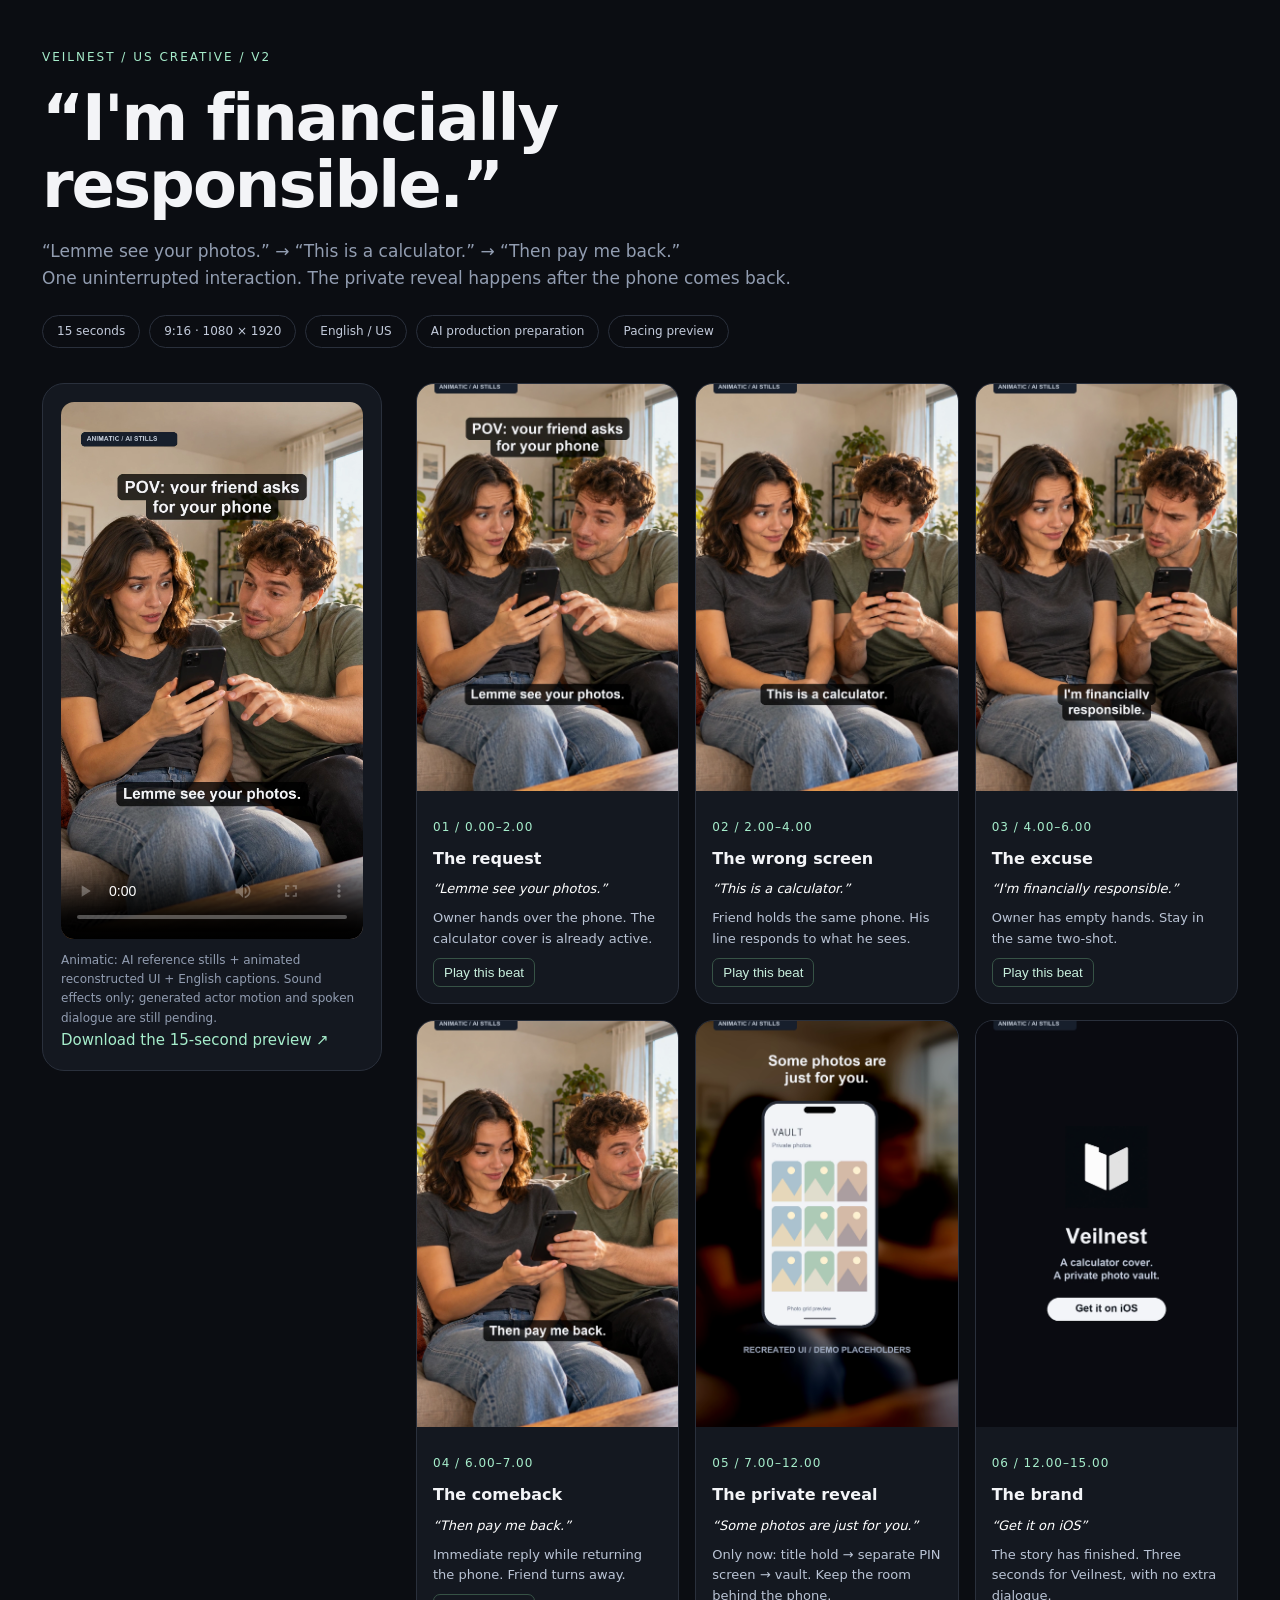
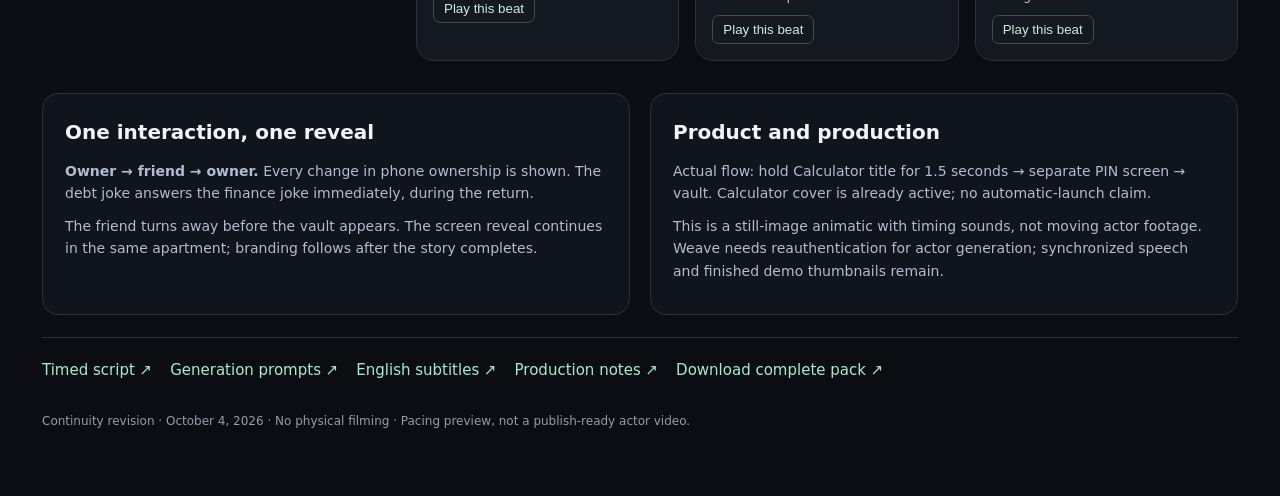
<file: content/veilnest/videos/veilnest-us-pov-v2-2026-10-04/storyboard.html>
<!doctype html>
<html lang="en"><meta charset="utf-8"><meta name="viewport" content="width=device-width,initial-scale=1">
<title>Veilnest — Financially responsible / V2</title>
<style>
:root{color-scheme:dark;--bg:#0b0d12;--card:#141820;--line:#2a303c;--muted:#929db1;--mint:#a6edcb}
*{box-sizing:border-box}body{margin:0;background:var(--bg);color:#f3f4f7;font:15px/1.6 system-ui,sans-serif}
main{max-width:1380px;margin:auto;padding:48px 42px 65px}.eyebrow{color:var(--mint);font-size:12px;letter-spacing:2px;text-transform:uppercase}
h1{font-size:clamp(34px,5vw,66px);line-height:1.05;font-weight:650;letter-spacing:-2px;margin:18px 0}
.intro{color:var(--muted);max-width:780px;font-size:17px}.tags{display:flex;flex-wrap:wrap;gap:9px;margin:23px 0}
.tag{border:1px solid var(--line);border-radius:99px;padding:6px 14px;font-size:12px;color:#c3cbdb}
.workspace{display:grid;grid-template-columns:340px 1fr;gap:34px;margin-top:35px;align-items:start}
.preview{background:var(--card);border:1px solid var(--line);border-radius:22px;padding:18px;position:sticky;top:22px}
video{display:block;width:100%;aspect-ratio:9/16;border-radius:13px;background:#000}
small{color:var(--muted);font-size:12px;display:block;margin-top:12px}.board{display:grid;grid-template-columns:repeat(3,minmax(0,1fr));gap:16px}
.shot{background:var(--card);border:1px solid var(--line);border-radius:18px;overflow:hidden}
.shot img{width:100%;aspect-ratio:9/14;object-fit:cover;object-position:center}
.copy{padding:16px}.time{color:var(--mint);font-size:12px;letter-spacing:1px}h3{font-size:16px;margin:8px 0}
.copy p{font-size:13px;color:#bac4d5;margin:8px 0}.line{color:#fff!important;font-style:italic}.jump{padding:6px 10px;color:#c8efdd;border:1px solid #375346;border-radius:7px;background:transparent;cursor:pointer}
.notes{display:grid;grid-template-columns:1fr 1fr;gap:20px;margin-top:32px}.note{border:1px solid var(--line);border-radius:16px;padding:22px;background:#10141d}
h2{font-size:20px;margin:0 0 12px}.note p{color:#b1bdd1;margin:10px 0;font-size:14px}a{color:var(--mint);text-decoration:none}a:hover{text-decoration:underline}
.links{display:flex;gap:18px;flex-wrap:wrap;margin-top:22px;padding-top:20px;border-top:1px solid var(--line)}
footer{color:var(--muted);margin-top:30px;font-size:12px}
@media(max-width:1050px){.workspace{grid-template-columns:290px 1fr}.board{grid-template-columns:repeat(2,minmax(0,1fr))}}
@media(max-width:740px){main{padding:28px 20px}.workspace{display:block}.preview{position:static;max-width:340px;margin:0 auto 25px}.notes{grid-template-columns:1fr}.board{gap:12px}.copy{padding:12px}}
</style>
<main>
<div class="eyebrow">Veilnest / US creative / V2</div>
<h1>“I'm financially<br>responsible.”</h1>
<p class="intro">“Lemme see your photos.” → “This is a calculator.” → “Then pay me back.”<br>One uninterrupted interaction. The private reveal happens after the phone comes back.</p>
<div class="tags"><span class="tag">15 seconds</span><span class="tag">9:16 · 1080 × 1920</span><span class="tag">English / US</span><span class="tag">AI production preparation</span><span class="tag">Pacing preview</span></div>
<div class="workspace">
<div class="preview">
<video id="video" controls playsinline preload="metadata" poster="assets/review-hook.png"><source src="preview.mp4" type="video/mp4"></video>
<small>Animatic: AI reference stills + animated reconstructed UI + English captions. Sound effects only; generated actor motion and spoken dialogue are still pending.</small>
<a href="preview.mp4" download>Download the 15-second preview ↗</a>
</div>
<div class="board">
<article class="shot"><img src="assets/review-hook.png" alt="The request — V2 animatic"><div class="copy"><span class="time">01 / 0.00–2.00</span><h3>The request</h3><p class="line">“Lemme see your photos.”</p><p>Owner hands over the phone. The calculator cover is already active.</p><button class="jump" data-time="0">Play this beat</button></div></article>
<article class="shot"><img src="assets/review-friend.png" alt="The wrong screen — V2 animatic"><div class="copy"><span class="time">02 / 2.00–4.00</span><h3>The wrong screen</h3><p class="line">“This is a calculator.”</p><p>Friend holds the same phone. His line responds to what he sees.</p><button class="jump" data-time="2">Play this beat</button></div></article>
<article class="shot"><img src="assets/review-answer.png" alt="The excuse — V2 animatic"><div class="copy"><span class="time">03 / 4.00–6.00</span><h3>The excuse</h3><p class="line">“I&#x27;m financially responsible.”</p><p>Owner has empty hands. Stay in the same two-shot.</p><button class="jump" data-time="4">Play this beat</button></div></article>
<article class="shot"><img src="assets/review-return.png" alt="The comeback — V2 animatic"><div class="copy"><span class="time">04 / 6.00–7.00</span><h3>The comeback</h3><p class="line">“Then pay me back.”</p><p>Immediate reply while returning the phone. Friend turns away.</p><button class="jump" data-time="6">Play this beat</button></div></article>
<article class="shot"><img src="assets/review-vault.png" alt="The private reveal — V2 animatic"><div class="copy"><span class="time">05 / 7.00–12.00</span><h3>The private reveal</h3><p class="line">“Some photos are just for you.”</p><p>Only now: title hold → separate PIN screen → vault. Keep the room behind the phone.</p><button class="jump" data-time="7">Play this beat</button></div></article>
<article class="shot"><img src="assets/review-end-card.png" alt="The brand — V2 animatic"><div class="copy"><span class="time">06 / 12.00–15.00</span><h3>The brand</h3><p class="line">“Get it on iOS”</p><p>The story has finished. Three seconds for Veilnest, with no extra dialogue.</p><button class="jump" data-time="12">Play this beat</button></div></article>
</div></div>
<div class="notes">
<section class="note"><h2>One interaction, one reveal</h2><p><strong>Owner → friend → owner.</strong> Every change in phone ownership is shown. The debt joke answers the finance joke immediately, during the return.</p><p>The friend turns away before the vault appears. The screen reveal continues in the same apartment; branding follows after the story completes.</p></section>
<section class="note"><h2>Product and production</h2><p>Actual flow: hold Calculator title for 1.5 seconds → separate PIN screen → vault. Calculator cover is already active; no automatic-launch claim.</p><p>This is a still-image animatic with timing sounds, not moving actor footage. Weave needs reauthentication for actor generation; synchronized speech and finished demo thumbnails remain.</p></section>
</div>
<div class="links"><a href="SCRIPT.md">Timed script ↗</a><a href="VIDEO_PROMPTS.md">Generation prompts ↗</a><a href="captions.srt" download>English subtitles ↗</a><a href="README.md">Production notes ↗</a><a href="production-pack.zip" download>Download complete pack ↗</a></div>
<footer>Continuity revision · October 4, 2026 · No physical filming · Pacing preview, not a publish-ready actor video.</footer>
</main>
<script>
document.querySelectorAll("[data-time]").forEach(btn=>btn.addEventListener("click",()=>{const video=document.getElementById("video");video.currentTime=Number(btn.dataset.time);video.play();}));
</script></html>
</file>
<file: website/assets/site.css>
/* KV Apps — shared design system for the studio pages.
   Plain CSS, no JavaScript, no web fonts or CDN. Colours come from the KV logo.
   Motion is progressive: browsers without view transitions or scroll timelines
   simply show the final state, and prefers-reduced-motion turns it all off. */

:root {
    color-scheme: dark light;

    --navy-950: #040915;
    --navy-900: #071226;
    --navy-800: #0b1b36;
    --teal: #25e6d3;
    --cyan: #14e8f8;
    --sky: #38bdf8;
    --blue: #0a84ee;
    --indigo: #6d7cff;

    --bg: var(--navy-950);
    --bg-raised: #0b1426;
    --surface: rgba(255, 255, 255, 0.045);
    --surface-strong: rgba(255, 255, 255, 0.075);
    --border: rgba(148, 178, 230, 0.14);
    --border-strong: rgba(148, 178, 230, 0.26);
    --text: #f2f6fc;
    --text-2: #a3b2c9;
    --text-3: #71819b;
    --accent: var(--cyan);
    --accent-ink: #032030;
    --link: #7dd8fb;
    --shadow: 0 24px 60px -24px rgba(0, 0, 0, 0.7), 0 2px 6px rgba(0, 0, 0, 0.25);
    --glow-a: rgba(37, 230, 211, 0.20);
    --glow-b: rgba(10, 132, 238, 0.22);
    --glow-c: rgba(109, 124, 255, 0.16);
    --header-bg: rgba(4, 9, 21, 0.72);
    --brand-gradient: linear-gradient(120deg, var(--teal) 0%, var(--cyan) 38%, var(--blue) 72%, var(--indigo) 100%);

    --radius-s: 10px;
    --radius-m: 16px;
    --radius-l: 24px;
    --radius-xl: 32px;
    --wrap: 1120px;
    --doc: 760px;
    --ease: cubic-bezier(0.22, 1, 0.36, 1);
    --font: -apple-system, BlinkMacSystemFont, "SF Pro Text", "Segoe UI", Roboto, "Helvetica Neue", Arial, sans-serif;
    --font-display: -apple-system, BlinkMacSystemFont, "SF Pro Display", "Segoe UI", Roboto, "Helvetica Neue", Arial, sans-serif;
    --font-mono: ui-monospace, "SF Mono", Menlo, Consolas, monospace;
}

@media (prefers-color-scheme: light) {
    :root {
        --bg: #f5f8fc;
        --bg-raised: #ffffff;
        --surface: rgba(255, 255, 255, 0.78);
        --surface-strong: #ffffff;
        --border: rgba(15, 40, 80, 0.10);
        --border-strong: rgba(15, 40, 80, 0.18);
        --text: #0a1830;
        --text-2: #475a76;
        --text-3: #6b7c95;
        --accent: #0878d6;
        --accent-ink: #ffffff;
        --link: #0670c4;
        --shadow: 0 24px 50px -28px rgba(15, 40, 80, 0.35), 0 1px 3px rgba(15, 40, 80, 0.08);
        --glow-a: rgba(37, 230, 211, 0.22);
        --glow-b: rgba(10, 132, 238, 0.16);
        --glow-c: rgba(109, 124, 255, 0.12);
        --header-bg: rgba(245, 248, 252, 0.78);
        --brand-gradient: linear-gradient(120deg, #0aa7a0 0%, #0aa6d8 40%, #0a6fd8 75%, #4f5fe0 100%);
    }
}

/* ---------- base ---------- */

*, *::before, *::after { box-sizing: border-box; }

html {
    -webkit-text-size-adjust: 100%;
    scroll-behavior: smooth;
    scroll-padding-top: 96px;
}

body {
    margin: 0;
    min-height: 100vh;
    background: var(--bg);
    color: var(--text);
    font: 400 1rem/1.7 var(--font);
    -webkit-font-smoothing: antialiased;
    overflow-x: hidden;
    overflow-wrap: break-word;
}

img { max-width: 100%; height: auto; display: block; }

a { color: var(--link); text-underline-offset: 3px; text-decoration-thickness: 1px; }
a:hover { color: var(--text); }
:focus-visible { outline: 2px solid var(--accent); outline-offset: 3px; border-radius: 6px; }

h1, h2, h3 { font-family: var(--font-display); color: var(--text); letter-spacing: -0.022em; line-height: 1.15; margin: 0; }
p { margin: 0 0 1em; }
strong { color: var(--text); font-weight: 600; }

.skip {
    position: absolute; left: 16px; top: -60px; z-index: 100;
    padding: 10px 16px; border-radius: var(--radius-s);
    background: var(--accent); color: var(--accent-ink); font-weight: 600; text-decoration: none;
    transition: top 0.2s var(--ease);
}
.skip:focus { top: 12px; }

/* Ambient aurora behind every page. Two slow layers so the light never sits still. */
.aurora { position: fixed; inset: 0; z-index: -1; pointer-events: none; overflow: hidden; }
.aurora::before, .aurora::after {
    content: ""; position: absolute; width: 70vmax; height: 70vmax; border-radius: 50%;
    filter: blur(60px); opacity: 0.9;
}
.aurora::before {
    top: -32vmax; left: -18vmax;
    background: radial-gradient(circle at 40% 40%, var(--glow-a), transparent 62%);
    animation: drift-a 26s ease-in-out infinite alternate;
}
.aurora::after {
    top: -26vmax; right: -24vmax;
    background: radial-gradient(circle at 50% 50%, var(--glow-b), transparent 60%),
                radial-gradient(circle at 20% 80%, var(--glow-c), transparent 55%);
    animation: drift-b 32s ease-in-out infinite alternate;
}
@keyframes drift-a { to { transform: translate3d(12vmax, 8vmax, 0) scale(1.12); } }
@keyframes drift-b { to { transform: translate3d(-10vmax, 12vmax, 0) scale(0.92); } }

.wrap { width: min(100% - 32px, var(--wrap)); margin-inline: auto; }

/* ---------- header ---------- */

.site-header {
    position: sticky; top: 0; z-index: 50;
    background: var(--header-bg);
    -webkit-backdrop-filter: saturate(160%) blur(18px);
    backdrop-filter: saturate(160%) blur(18px);
    border-bottom: 1px solid var(--border);
    view-transition-name: site-header;
}
.site-header .wrap { display: flex; align-items: center; justify-content: space-between; gap: 16px; min-height: 64px; }

.brand { display: inline-flex; align-items: center; gap: 10px; color: var(--text); text-decoration: none; font: 700 1.08rem/1 var(--font-display); letter-spacing: -0.02em; }
.brand picture { display: contents; }
.brand img { width: 42px; height: auto; transition: transform 0.5s var(--ease); }
.brand:hover { color: var(--text); }
.brand:hover img { transform: rotate(-6deg) scale(1.06); }
.brand small {
    font: 600 0.66rem/1 var(--font); letter-spacing: 0.12em; text-transform: uppercase;
    color: var(--accent); padding: 5px 8px; border-radius: 999px;
    border: 1px solid color-mix(in srgb, var(--accent) 35%, transparent);
    background: color-mix(in srgb, var(--accent) 10%, transparent);
}

.site-nav { display: flex; align-items: center; gap: 4px; }
.site-nav a {
    position: relative; padding: 8px 12px; border-radius: 999px;
    color: var(--text-2); font-size: 0.93rem; font-weight: 500; text-decoration: none;
    transition: color 0.2s, background-color 0.2s;
}
.site-nav a:hover { color: var(--text); background: var(--surface-strong); }
.site-nav a[aria-current="page"] { color: var(--text); background: var(--surface-strong); box-shadow: inset 0 0 0 1px var(--border); }

@media (max-width: 640px) {
    .brand small { display: none; }
    .site-nav a { padding: 8px 9px; font-size: 0.88rem; }
}
@media (max-width: 420px) {
    .site-header .wrap { flex-wrap: wrap; gap: 0; padding-block: 8px; }
    .site-nav { width: 100%; justify-content: space-between; margin-inline: -9px; }
    .doc .page-nav { top: 100px; }
    html { scroll-padding-top: 160px; }
}

/* ---------- buttons, chips ---------- */

.btn {
    --btn-bg: var(--surface-strong);
    display: inline-flex; align-items: center; justify-content: center; gap: 8px;
    min-height: 48px; padding: 0 22px; border-radius: 999px;
    background: var(--btn-bg); color: var(--text);
    border: 1px solid var(--border-strong);
    font: 600 0.98rem/1 var(--font); text-decoration: none; white-space: nowrap;
    transition: transform 0.3s var(--ease), box-shadow 0.3s var(--ease), background-color 0.2s, border-color 0.2s;
}
.btn:hover { color: var(--text); transform: translateY(-2px); border-color: var(--accent); }
.btn:active { transform: translateY(0) scale(0.98); }
.btn-primary {
    background: var(--brand-gradient); background-size: 160% 100%; background-position: 0 0;
    color: #03141f; border-color: transparent;
    box-shadow: 0 10px 30px -10px rgba(20, 200, 240, 0.65);
    transition: transform 0.3s var(--ease), box-shadow 0.3s var(--ease), background-position 0.6s var(--ease);
}
.btn-primary:hover { color: #03141f; background-position: 100% 0; box-shadow: 0 16px 40px -12px rgba(20, 200, 240, 0.8); border-color: transparent; }
.btn .arrow { transition: transform 0.3s var(--ease); }
.btn:hover .arrow { transform: translateX(4px); }

.eyebrow {
    display: inline-flex; align-items: center; gap: 8px;
    font: 600 0.74rem/1.2 var(--font); letter-spacing: 0.14em; text-transform: uppercase;
    color: var(--accent); margin: 0 0 14px;
}
.eyebrow::before { content: ""; width: 18px; height: 2px; border-radius: 2px; background: var(--brand-gradient); }

.chip {
    display: inline-flex; align-items: center; gap: 6px;
    font: 600 0.7rem/1 var(--font); letter-spacing: 0.1em; text-transform: uppercase;
    padding: 6px 10px; border-radius: 999px;
    color: var(--text-2); background: var(--surface-strong); border: 1px solid var(--border);
}
.chip.live { color: #0bbf9f; border-color: rgba(37, 230, 211, 0.35); background: rgba(37, 230, 211, 0.10); }
.chip.live::before { content: ""; width: 6px; height: 6px; border-radius: 50%; background: currentColor; box-shadow: 0 0 0 0 currentColor; animation: ping 2.4s var(--ease) infinite; }
.chip.dev { color: #e0a63a; border-color: rgba(224, 166, 58, 0.35); background: rgba(224, 166, 58, 0.10); }
@keyframes ping { 0% { box-shadow: 0 0 0 0 rgba(37, 230, 211, 0.6); } 70%, 100% { box-shadow: 0 0 0 7px rgba(37, 230, 211, 0); } }

.gradient-text {
    background: var(--brand-gradient); background-size: 200% 100%;
    -webkit-background-clip: text; background-clip: text; color: transparent;
    animation: shimmer 9s ease-in-out infinite alternate;
}
@keyframes shimmer { to { background-position: 100% 0; } }

/* ---------- home: hero ---------- */

.hero { padding: clamp(40px, 9vw, 112px) 0 clamp(32px, 6vw, 72px); }
.hero .wrap { display: grid; grid-template-columns: 1.1fr 0.9fr; align-items: center; gap: clamp(32px, 5vw, 72px); }
.hero h1 { font-size: clamp(2.9rem, 7.2vw, 5.4rem); font-weight: 800; letter-spacing: -0.045em; line-height: 0.98; margin-bottom: 22px; }
.hero .lede { font-size: clamp(1.05rem, 1.8vw, 1.22rem); color: var(--text-2); max-width: 34em; margin-bottom: 32px; }
.hero .actions { display: flex; flex-wrap: wrap; gap: 12px; }
.hero .meta { margin-top: 28px; display: flex; flex-wrap: wrap; gap: 8px 18px; color: var(--text-3); font-size: 0.88rem; }
.hero .meta span::before { content: "✓"; color: var(--accent); margin-right: 6px; font-weight: 700; }

/* Paper Lagoon leads the studio homepage with real gameplay. */
.featured-game { padding-top: clamp(40px, 6vw, 80px); }
.featured-game h1 { font-size: clamp(2.8rem, 6vw, 4.7rem); line-height: 1.05; }
.featured-brand { display: flex; align-items: center; gap: 16px; margin: 20px 0 28px; font-size: clamp(1.35rem, 2.5vw, 1.75rem); font-weight: 750; letter-spacing: -0.025em; }
.featured-brand img { width: 64px; height: 64px; border-radius: 23%; box-shadow: var(--shadow); }
.featured-preview { position: relative; isolation: isolate; display: grid; place-items: center; padding: 28px; }
.featured-preview::before { content: ""; position: absolute; z-index: -1; inset: 12% -8%; border-radius: 50%; background: radial-gradient(ellipse, rgba(20, 200, 240, 0.23), rgba(255, 196, 70, 0.08) 55%, transparent 72%); }
.featured-preview img { display: block; width: min(100%, 264px); height: auto; border: 6px solid #10233c; border-radius: 38px; box-shadow: var(--shadow), 0 0 80px -24px rgba(20, 200, 240, 0.35); }

@media (max-width: 860px) {
    .hero .wrap { grid-template-columns: 1fr; text-align: left; }
    .featured-game .wrap { gap: 32px; }
    .featured-preview { width: min(100%, 420px); margin-inline: auto; padding: 12px 28px 28px; }
}

/* ---------- home: sections ---------- */

.section { padding: clamp(40px, 6vw, 80px) 0; }
.section-head { max-width: 44em; margin-bottom: clamp(28px, 4vw, 48px); }
.section-head h2 { font-size: clamp(2rem, 4.4vw, 3rem); font-weight: 800; letter-spacing: -0.035em; margin-bottom: 14px; }
.section-head p { color: var(--text-2); font-size: 1.08rem; margin: 0; }

.apps { display: grid; gap: 20px; }

.app-card {
    --tint: 56, 189, 248;
    position: relative; isolation: isolate;
    display: grid; grid-template-columns: auto 1fr; gap: clamp(20px, 3vw, 36px); align-items: center;
    padding: clamp(24px, 3.4vw, 40px);
    border-radius: var(--radius-xl);
    background: linear-gradient(135deg, rgba(var(--tint), 0.10), transparent 60%), var(--surface);
    border: 1px solid var(--border);
    box-shadow: var(--shadow);
    overflow: hidden;
    transition: transform 0.5s var(--ease), border-color 0.3s;
}
.app-card::after {
    content: ""; position: absolute; z-index: -1; width: 360px; height: 360px; right: -120px; top: -160px;
    border-radius: 50%; background: radial-gradient(circle, rgba(var(--tint), 0.28), transparent 65%);
    transition: transform 0.8s var(--ease);
}
.app-card:hover { transform: translateY(-4px); border-color: rgba(var(--tint), 0.45); }
.app-card:hover::after { transform: translate(-40px, 40px) scale(1.15); }
.app-card.veilnest { --tint: 37, 230, 211; }
.app-card.paper-drift { --tint: 255, 196, 70; }
.app-card.featured { border-color: rgba(var(--tint), 0.4); }

.app-card .icon { width: clamp(84px, 11vw, 128px); border-radius: 23%; box-shadow: 0 18px 40px -16px rgba(0, 0, 0, 0.6); transition: transform 0.6s var(--ease); }
.app-card:hover .icon { transform: rotate(-5deg) scale(1.05); }
.app-card h3 { font-size: clamp(1.6rem, 3vw, 2.1rem); font-weight: 800; margin: 12px 0 10px; }
.app-card p { color: var(--text-2); max-width: 42em; }
.app-card .links { display: flex; flex-wrap: wrap; align-items: center; gap: 10px 18px; margin-top: 6px; }
.app-card .links a:not(.btn) { color: var(--text-2); font-size: 0.93rem; text-decoration: none; border-bottom: 1px solid var(--border-strong); padding-bottom: 1px; transition: color 0.2s, border-color 0.2s; }
.app-card .links a:not(.btn):hover { color: var(--text); border-color: var(--accent); }
.app-card .btn { min-height: 44px; padding: 0 18px; }

@media (max-width: 600px) {
    .app-card { grid-template-columns: 1fr; }
}

.pillars { display: grid; grid-template-columns: repeat(3, 1fr); gap: 20px; }
.pillar {
    padding: 28px; border-radius: var(--radius-l);
    background: var(--surface); border: 1px solid var(--border);
    transition: transform 0.4s var(--ease), border-color 0.3s;
}
.pillar:hover { transform: translateY(-3px); border-color: var(--border-strong); }
.pillar .glyph {
    display: grid; place-items: center; width: 48px; height: 48px; border-radius: 14px; margin-bottom: 18px;
    background: var(--brand-gradient); color: #03141f;
}
.pillar .glyph svg { width: 24px; height: 24px; }
.pillar h3 { font-size: 1.18rem; margin-bottom: 8px; }
.pillar p { color: var(--text-2); margin: 0; font-size: 0.97rem; }
@media (max-width: 860px) { .pillars { grid-template-columns: 1fr; } }

.cta-band {
    position: relative; overflow: hidden; isolation: isolate;
    padding: clamp(36px, 6vw, 64px); border-radius: var(--radius-xl);
    background: linear-gradient(120deg, rgba(37, 230, 211, 0.16), rgba(10, 132, 238, 0.14) 50%, rgba(109, 124, 255, 0.14));
    border: 1px solid var(--border-strong);
    display: flex; flex-wrap: wrap; align-items: center; justify-content: space-between; gap: 24px;
}
.cta-band h2 { font-size: clamp(1.6rem, 3.4vw, 2.4rem); font-weight: 800; letter-spacing: -0.03em; margin-bottom: 8px; }
.cta-band p { color: var(--text-2); margin: 0; max-width: 36em; }

/* ---------- documents: privacy, terms, support, guides ---------- */

.doc-hero { padding: clamp(48px, 8vw, 88px) 0 8px; }
.doc-hero .wrap, .doc .container { width: min(100% - 32px, var(--doc)); margin-inline: auto; }

.doc { padding-bottom: 96px; }
.doc .container > h1:first-child,
.doc .container h1 { font-size: clamp(2.3rem, 5.6vw, 3.6rem); font-weight: 800; letter-spacing: -0.04em; margin: clamp(40px, 7vw, 80px) 0 14px; }
.doc .container > p,
.doc .container li,
.doc .faq-answer,
.doc .intro { color: var(--text-2); }
.doc .container > p:first-of-type,
.doc .intro:first-of-type { font-size: 1.08rem; }
.doc .last-updated, .doc .meta { color: var(--text-3); font-size: 0.9rem; margin-bottom: 24px; }
.doc .last-updated::before, .doc .meta::before {
    content: ""; display: inline-block; width: 8px; height: 8px; border-radius: 50%; margin-right: 10px; vertical-align: 1px;
    background: var(--brand-gradient);
}

.doc h2, .doc .section-title { font-size: clamp(1.35rem, 2.6vw, 1.7rem); font-weight: 750; margin: 56px 0 14px; padding-top: 8px; scroll-margin-top: 140px; }
.doc h2::before {
    content: ""; display: block; width: 36px; height: 3px; border-radius: 3px; margin-bottom: 18px;
    background: var(--brand-gradient);
}
.doc h3 { font-size: 1.12rem; margin: 28px 0 8px; color: var(--text); }
.doc ul, .doc ol { padding-left: 1.3em; margin: 0 0 1.2em; }
.doc li { margin-bottom: 0.5em; }
.doc li::marker { color: var(--accent); }
.doc section { scroll-margin-top: 140px; }

/* Section links become a sticky, scrollable pill bar under the header. */
.doc .page-nav {
    position: sticky; top: 76px; z-index: 20;
    display: flex; gap: 6px; overflow-x: auto; scrollbar-width: none;
    width: fit-content; max-width: 100%;
    margin: 28px 0 8px; padding: 6px;
    border-radius: 999px; border: 1px solid var(--border);
    background: var(--header-bg);
    -webkit-backdrop-filter: saturate(160%) blur(16px);
    backdrop-filter: saturate(160%) blur(16px);
    box-shadow: var(--shadow);
}
.doc .page-nav::-webkit-scrollbar { display: none; }
.doc .page-nav a {
    flex: none; padding: 7px 14px; border-radius: 999px;
    background: transparent; border: 1px solid transparent;
    color: var(--text-2); font-size: 0.88rem; font-weight: 500; text-decoration: none;
    transition: color 0.2s, border-color 0.2s, transform 0.3s var(--ease);
}
.doc .page-nav a:hover { color: var(--text); background: var(--surface-strong); border-color: var(--border); }

.doc .contact-card, .doc .contact-box, .doc .cta-box {
    margin: 32px 0; padding: 28px; border-radius: var(--radius-l);
    background: linear-gradient(135deg, rgba(37, 230, 211, 0.12), rgba(10, 132, 238, 0.10)), var(--surface);
    border: 1px solid var(--border-strong);
}
.doc .contact-box h2 { margin-top: 0; padding-top: 0; }
.doc .contact-box h2::before { display: none; }
.doc .contact-box p, .doc .contact-card p, .doc .cta-box p { color: var(--text-2); }
.doc .email-button, .doc .button {
    display: inline-flex; align-items: center; min-height: 46px; padding: 0 22px; border-radius: 999px;
    background: var(--brand-gradient); color: #03141f; font-weight: 600; text-decoration: none;
    box-shadow: 0 10px 30px -12px rgba(20, 200, 240, 0.7);
    transition: transform 0.3s var(--ease), box-shadow 0.3s var(--ease);
}
.doc .email-button:hover, .doc .button:hover { color: #03141f; transform: translateY(-2px); box-shadow: 0 16px 40px -14px rgba(20, 200, 240, 0.85); }

/* FAQ entries in support become quiet cards. */
.doc .faq-item {
    margin: 12px 0; padding: 20px 22px; border-radius: var(--radius-m);
    background: var(--surface); border: 1px solid var(--border);
    transition: border-color 0.3s, transform 0.4s var(--ease);
}
.doc .faq-item:hover { border-color: var(--border-strong); transform: translateX(3px); }
.doc .faq-question { font-size: 1.04rem; font-weight: 650; margin: 0 0 6px; color: var(--text); }
.doc .faq-answer { margin: 0; font-size: 0.97rem; }

.doc .footer-note { color: var(--text-3); font-size: 0.88rem; margin-top: 40px; }

/* Guide page pieces. */
.doc .compare { width: 100%; border-collapse: separate; border-spacing: 0; margin: 12px 0 28px; font-size: 0.95rem; border: 1px solid var(--border); border-radius: var(--radius-m); overflow: hidden; }
.doc .compare th, .doc .compare td { text-align: left; vertical-align: top; padding: 14px 14px; border-bottom: 1px solid var(--border); color: var(--text-2); overflow-wrap: normal; }
.doc .compare thead th { background: var(--surface-strong); color: var(--text); }
.doc .compare tbody th { color: var(--text); white-space: nowrap; }
.doc .compare tr:last-child > * { border-bottom: 0; }
.doc .shots { display: grid; grid-template-columns: repeat(2, minmax(0, 1fr)); gap: 18px; margin: 16px 0 28px; }
.doc .shots figure { margin: 0; }
.doc .shots img { border-radius: var(--radius-m); border: 1px solid var(--border); box-shadow: var(--shadow); transition: transform 0.6s var(--ease); }
.doc .shots figure:hover img { transform: translateY(-4px) rotate(-1deg); }
.doc .shots figcaption { color: var(--text-3); font-size: 0.85rem; margin-top: 8px; }
@media (max-width: 420px) { .doc .compare { font-size: 0.85rem; } .doc .compare th, .doc .compare td { padding: 10px 8px; } }

/* ---------- footer ---------- */

.site-footer { border-top: 1px solid var(--border); padding: 56px 0 40px; margin-top: 24px; background: linear-gradient(transparent, color-mix(in srgb, var(--bg-raised) 60%, transparent)); }
.site-footer .wrap { display: grid; grid-template-columns: 1.4fr repeat(3, 1fr); gap: 32px; }
.site-footer .about p { color: var(--text-3); font-size: 0.92rem; margin: 14px 0 0; max-width: 22em; }
.site-footer h2 { font: 600 0.74rem/1 var(--font); letter-spacing: 0.14em; text-transform: uppercase; color: var(--text-3); margin: 6px 0 14px; }
.site-footer ul { list-style: none; margin: 0; padding: 0; display: grid; gap: 8px; }
.site-footer ul a { color: var(--text-2); text-decoration: none; font-size: 0.94rem; transition: color 0.2s; }
.site-footer ul a:hover { color: var(--text); }
.site-footer .legal { grid-column: 1 / -1; display: flex; flex-wrap: wrap; justify-content: space-between; gap: 12px; padding-top: 24px; border-top: 1px solid var(--border); color: var(--text-3); font-size: 0.85rem; }
.site-footer .legal a { color: var(--text-3); }
@media (max-width: 760px) { .site-footer .wrap { grid-template-columns: 1fr 1fr; } .site-footer .about { grid-column: 1 / -1; } }

@media (prefers-color-scheme: light) {
    .btn-primary, .btn-primary:hover,
    .doc .email-button, .doc .email-button:hover,
    .doc .button, .doc .button:hover { color: #ffffff; }
}

/* ---------- motion ---------- */

/* Page-to-page: the header stays put while the content cross-fades and rises. */
@view-transition { navigation: auto; }
::view-transition-old(root) { animation: vt-out 0.22s var(--ease) both; }
::view-transition-new(root) { animation: vt-in 0.42s var(--ease) both; }
@keyframes vt-out { to { opacity: 0; transform: translateY(-8px); } }
@keyframes vt-in { from { opacity: 0; transform: translateY(14px); } }

/* First paint: hero pieces arrive in sequence. */
.rise { animation: rise 0.9s var(--ease) both; animation-delay: calc(var(--i, 0) * 90ms); }
@keyframes rise { from { opacity: 0; transform: translateY(18px); filter: blur(6px); } }

/* On scroll: elements fade up as they enter the viewport. */
@supports (animation-timeline: view()) {
    .reveal {
        animation: reveal linear both;
        animation-timeline: view();
        animation-range: entry 0% entry 55%;
    }
    @keyframes reveal { from { opacity: 0; transform: translateY(28px) scale(0.985); } }
}

/* Documents get the same treatment without extra markup. */
.doc .container > h1, .doc .container > .last-updated, .doc .container > .meta, .doc .container > .intro:first-of-type, .doc .container > p:first-of-type { animation: rise 0.9s var(--ease) both; }
.doc .container > .last-updated, .doc .container > .meta { animation-delay: 90ms; }
.doc .container > .intro:first-of-type, .doc .container > p:first-of-type { animation-delay: 180ms; }
@supports (animation-timeline: view()) {
    .doc .faq-item, .doc .contact-card, .doc .contact-box, .doc .cta-box, .doc .shots figure, .doc .compare {
        animation: reveal linear both;
        animation-timeline: view();
        animation-range: entry 0% entry 55%;
    }
}

@media (prefers-reduced-motion: reduce) {
    *, *::before, *::after { animation: none !important; transition: none !important; }
    html { scroll-behavior: auto; }
    @view-transition { navigation: none; }
}
</file>
